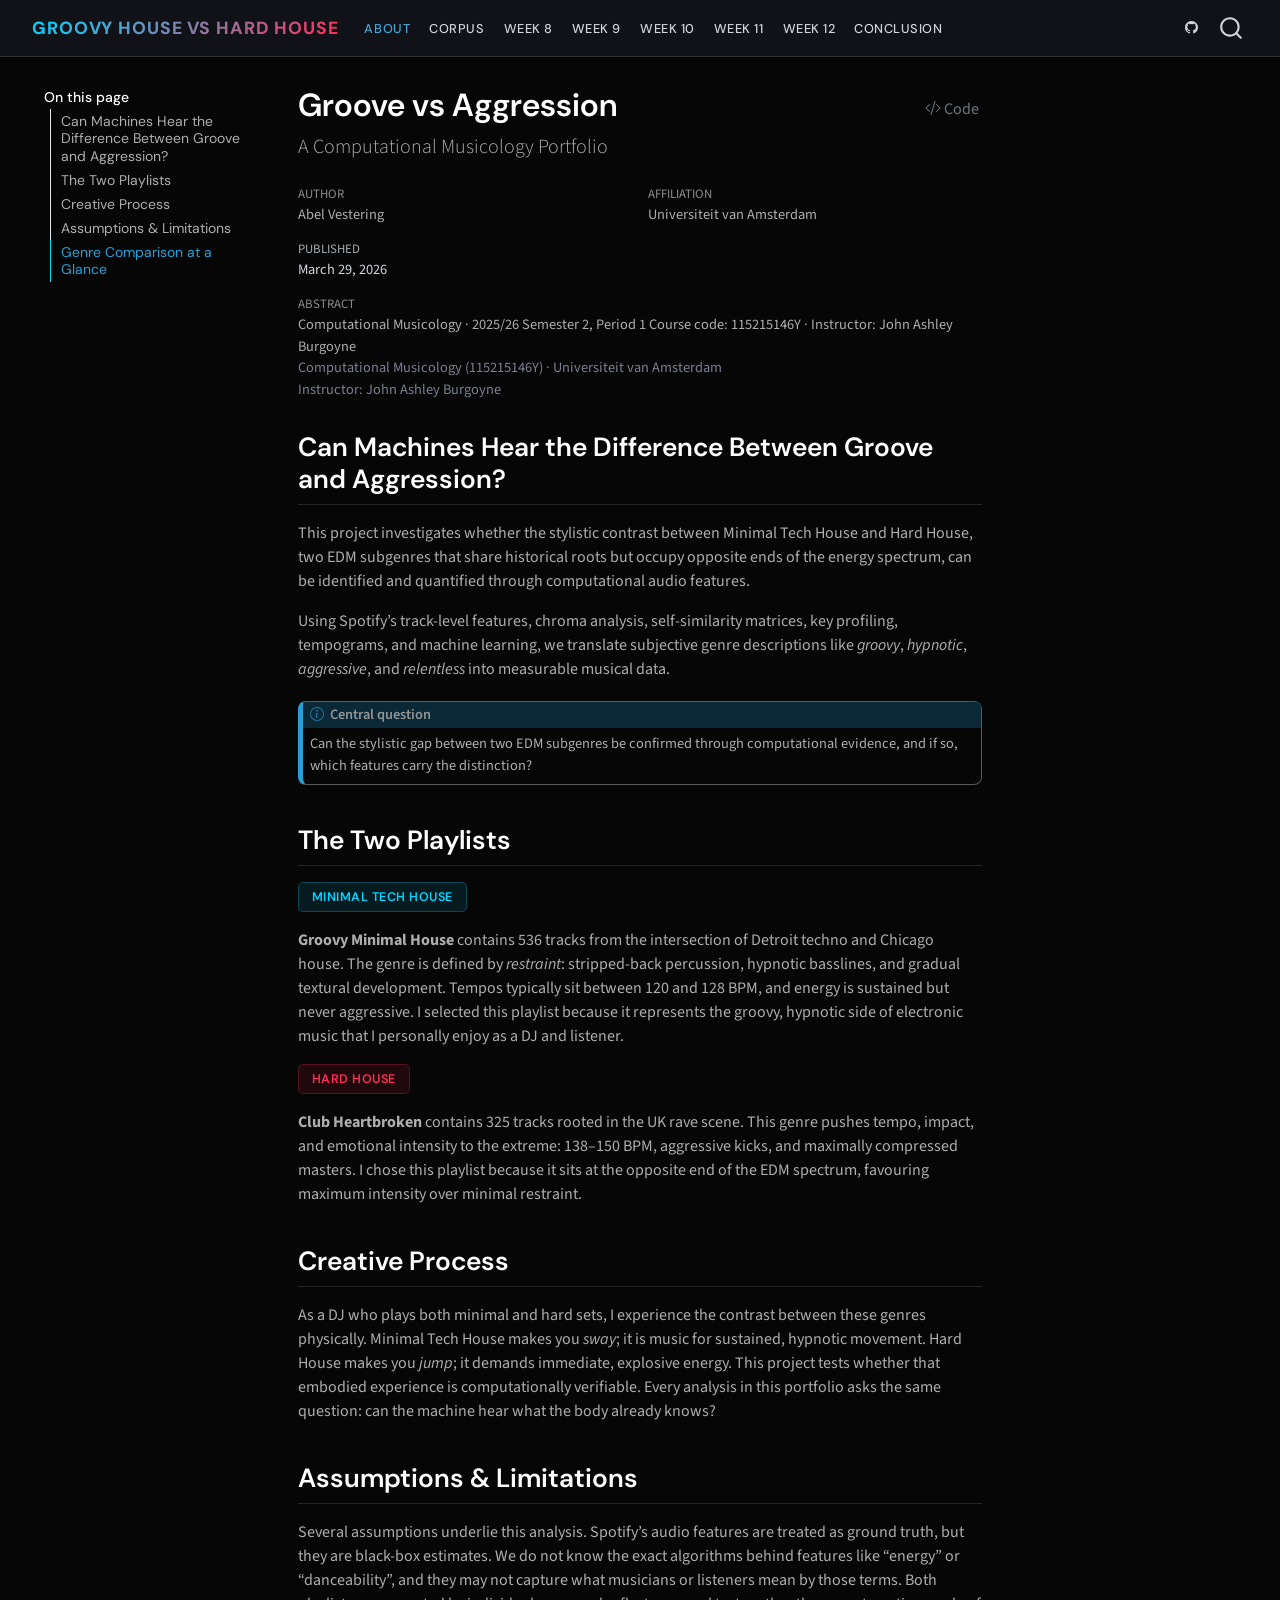
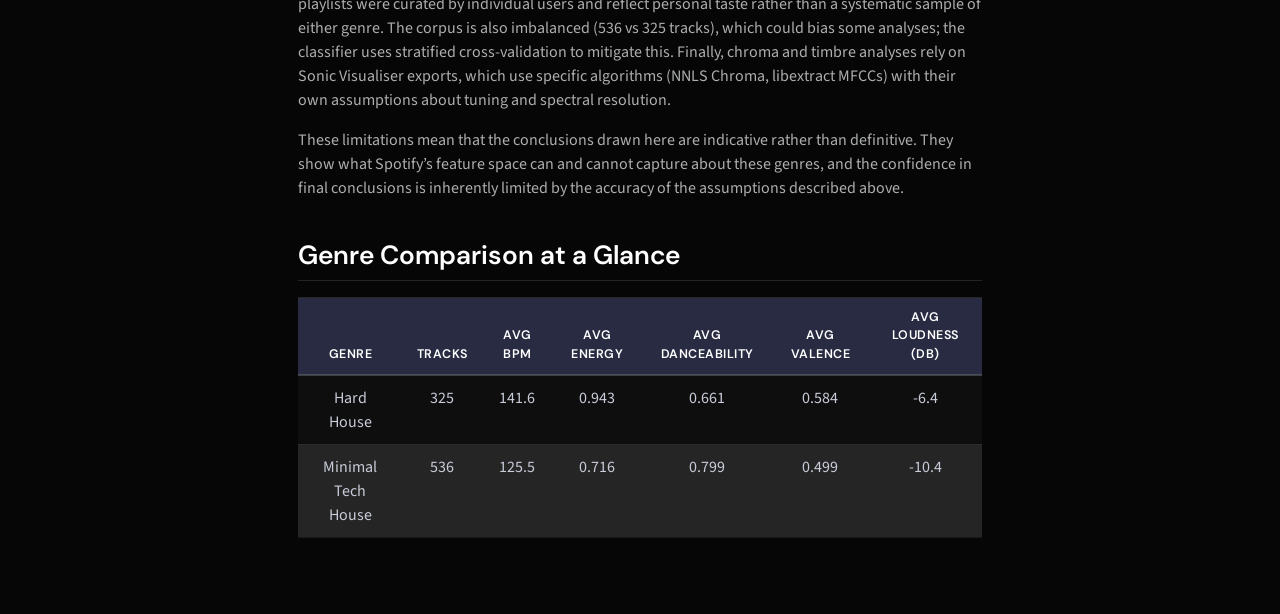
<file: docs/index.html>
<!DOCTYPE html>
<html xmlns="http://www.w3.org/1999/xhtml" lang="en" xml:lang="en"><head>

<meta charset="utf-8">
<meta name="generator" content="quarto-1.8.25">

<meta name="viewport" content="width=device-width, initial-scale=1.0, user-scalable=yes">

<meta name="author" content="Abel Vestering">
<meta name="dcterms.date" content="2026-03-29">

<title>Groove vs Aggression – Groovy House vs Hard House</title>
<style>
code{white-space: pre-wrap;}
span.smallcaps{font-variant: small-caps;}
div.columns{display: flex; gap: min(4vw, 1.5em);}
div.column{flex: auto; overflow-x: auto;}
div.hanging-indent{margin-left: 1.5em; text-indent: -1.5em;}
ul.task-list{list-style: none;}
ul.task-list li input[type="checkbox"] {
  width: 0.8em;
  margin: 0 0.8em 0.2em -1em; /* quarto-specific, see https://github.com/quarto-dev/quarto-cli/issues/4556 */ 
  vertical-align: middle;
}
/* CSS for syntax highlighting */
html { -webkit-text-size-adjust: 100%; }
pre > code.sourceCode { white-space: pre; position: relative; }
pre > code.sourceCode > span { display: inline-block; line-height: 1.25; }
pre > code.sourceCode > span:empty { height: 1.2em; }
.sourceCode { overflow: visible; }
code.sourceCode > span { color: inherit; text-decoration: inherit; }
div.sourceCode { margin: 1em 0; }
pre.sourceCode { margin: 0; }
@media screen {
div.sourceCode { overflow: auto; }
}
@media print {
pre > code.sourceCode { white-space: pre-wrap; }
pre > code.sourceCode > span { text-indent: -5em; padding-left: 5em; }
}
pre.numberSource code
  { counter-reset: source-line 0; }
pre.numberSource code > span
  { position: relative; left: -4em; counter-increment: source-line; }
pre.numberSource code > span > a:first-child::before
  { content: counter(source-line);
    position: relative; left: -1em; text-align: right; vertical-align: baseline;
    border: none; display: inline-block;
    -webkit-touch-callout: none; -webkit-user-select: none;
    -khtml-user-select: none; -moz-user-select: none;
    -ms-user-select: none; user-select: none;
    padding: 0 4px; width: 4em;
  }
pre.numberSource { margin-left: 3em;  padding-left: 4px; }
div.sourceCode
  {   }
@media screen {
pre > code.sourceCode > span > a:first-child::before { text-decoration: underline; }
}
</style>


<script src="site_libs/quarto-nav/quarto-nav.js"></script>
<script src="site_libs/clipboard/clipboard.min.js"></script>
<script src="site_libs/quarto-search/autocomplete.umd.js"></script>
<script src="site_libs/quarto-search/fuse.min.js"></script>
<script src="site_libs/quarto-search/quarto-search.js"></script>
<meta name="quarto:offset" content="./">
<script src="site_libs/quarto-html/quarto.js" type="module"></script>
<script src="site_libs/quarto-html/tabsets/tabsets.js" type="module"></script>
<script src="site_libs/quarto-html/axe/axe-check.js" type="module"></script>
<script src="site_libs/quarto-html/popper.min.js"></script>
<script src="site_libs/quarto-html/tippy.umd.min.js"></script>
<script src="site_libs/quarto-html/anchor.min.js"></script>
<link href="site_libs/quarto-html/tippy.css" rel="stylesheet">
<link href="site_libs/quarto-html/quarto-syntax-highlighting-dark-707d8167ce6003fca903bfe2be84ab7f.css" rel="stylesheet" id="quarto-text-highlighting-styles">
<script src="site_libs/bootstrap/bootstrap.min.js"></script>
<link href="site_libs/bootstrap/bootstrap-icons.css" rel="stylesheet">
<link href="site_libs/bootstrap/bootstrap-e478859834df8f7b077fbd1dd3762a8b.min.css" rel="stylesheet" append-hash="true" id="quarto-bootstrap" data-mode="dark">
<script id="quarto-search-options" type="application/json">{
  "location": "navbar",
  "copy-button": false,
  "collapse-after": 3,
  "panel-placement": "end",
  "type": "overlay",
  "limit": 50,
  "keyboard-shortcut": [
    "f",
    "/",
    "s"
  ],
  "show-item-context": false,
  "language": {
    "search-no-results-text": "No results",
    "search-matching-documents-text": "matching documents",
    "search-copy-link-title": "Copy link to search",
    "search-hide-matches-text": "Hide additional matches",
    "search-more-match-text": "more match in this document",
    "search-more-matches-text": "more matches in this document",
    "search-clear-button-title": "Clear",
    "search-text-placeholder": "",
    "search-detached-cancel-button-title": "Cancel",
    "search-submit-button-title": "Submit",
    "search-label": "Search"
  }
}</script>
<style>html{ scroll-behavior: smooth; }</style>
<link href="site_libs/htmltools-fill-0.5.9/fill.css" rel="stylesheet">
<script src="site_libs/htmlwidgets-1.6.4/htmlwidgets.js"></script>
<link href="site_libs/datatables-css-0.0.0/datatables-crosstalk.css" rel="stylesheet">
<script src="site_libs/datatables-binding-0.34.0/datatables.js"></script>
<script src="site_libs/jquery-3.6.0/jquery-3.6.0.min.js"></script>
<link href="site_libs/dt-core-1.13.6/css/jquery.dataTables.min.css" rel="stylesheet">
<link href="site_libs/dt-core-1.13.6/css/jquery.dataTables.extra.css" rel="stylesheet">
<script src="site_libs/dt-core-1.13.6/js/jquery.dataTables.min.js"></script>
<link href="site_libs/crosstalk-1.2.2/css/crosstalk.min.css" rel="stylesheet">
<script src="site_libs/crosstalk-1.2.2/js/crosstalk.min.js"></script>


<link rel="stylesheet" href="style.css">
</head>

<body class="floating nav-fixed quarto-light">

<div id="quarto-search-results"></div>
  <header id="quarto-header" class="headroom fixed-top">
    <nav class="navbar navbar-expand-lg " data-bs-theme="dark">
      <div class="navbar-container container-fluid">
      <div class="navbar-brand-container mx-auto">
    <a href="./index.html" class="navbar-brand navbar-brand-logo">
    </a>
    <a class="navbar-brand" href="./index.html">
    <span class="navbar-title">Groovy House vs Hard House</span>
    </a>
  </div>
            <div id="quarto-search" class="" title="Search"></div>
          <button class="navbar-toggler" type="button" data-bs-toggle="collapse" data-bs-target="#navbarCollapse" aria-controls="navbarCollapse" role="menu" aria-expanded="false" aria-label="Toggle navigation" onclick="if (window.quartoToggleHeadroom) { window.quartoToggleHeadroom(); }">
  <span class="navbar-toggler-icon"></span>
</button>
          <div class="collapse navbar-collapse" id="navbarCollapse">
            <ul class="navbar-nav navbar-nav-scroll me-auto">
  <li class="nav-item">
    <a class="nav-link active" href="./index.html" aria-current="page"> 
<span class="menu-text">About</span></a>
  </li>  
  <li class="nav-item">
    <a class="nav-link" href="./corpus.html"> 
<span class="menu-text">Corpus</span></a>
  </li>  
  <li class="nav-item">
    <a class="nav-link" href="./week8.html"> 
<span class="menu-text">Week 8</span></a>
  </li>  
  <li class="nav-item">
    <a class="nav-link" href="./week9.html"> 
<span class="menu-text">Week 9</span></a>
  </li>  
  <li class="nav-item">
    <a class="nav-link" href="./week10.html"> 
<span class="menu-text">Week 10</span></a>
  </li>  
  <li class="nav-item">
    <a class="nav-link" href="./week11.html"> 
<span class="menu-text">Week 11</span></a>
  </li>  
  <li class="nav-item">
    <a class="nav-link" href="./week12.html"> 
<span class="menu-text">Week 12</span></a>
  </li>  
  <li class="nav-item">
    <a class="nav-link" href="./conclusion.html"> 
<span class="menu-text">Conclusion</span></a>
  </li>  
</ul>
            <ul class="navbar-nav navbar-nav-scroll ms-auto">
  <li class="nav-item compact">
    <a class="nav-link" href="https://github.com/abelvestering/Computational_Musicology/"> <i class="bi bi-github" role="img">
</i> 
<span class="menu-text"></span></a>
  </li>  
</ul>
          </div> <!-- /navcollapse -->
            <div class="quarto-navbar-tools">
</div>
      </div> <!-- /container-fluid -->
    </nav>
</header>
<!-- content -->
<div id="quarto-content" class="quarto-container page-columns page-rows-contents page-layout-article page-navbar">
<!-- sidebar -->
  <nav id="quarto-sidebar" class="sidebar collapse collapse-horizontal quarto-sidebar-collapse-item sidebar-navigation floating overflow-auto">
    <nav id="TOC" role="doc-toc" class="toc-active">
    <h2 id="toc-title">On this page</h2>
   
  <ul>
  <li><a href="#can-machines-hear-the-difference-between-groove-and-aggression" id="toc-can-machines-hear-the-difference-between-groove-and-aggression" class="nav-link active" data-scroll-target="#can-machines-hear-the-difference-between-groove-and-aggression">Can Machines Hear the Difference Between Groove and Aggression?</a></li>
  <li><a href="#the-two-playlists" id="toc-the-two-playlists" class="nav-link" data-scroll-target="#the-two-playlists">The Two Playlists</a></li>
  <li><a href="#creative-process" id="toc-creative-process" class="nav-link" data-scroll-target="#creative-process">Creative Process</a></li>
  <li><a href="#assumptions-limitations" id="toc-assumptions-limitations" class="nav-link" data-scroll-target="#assumptions-limitations">Assumptions &amp; Limitations</a></li>
  <li><a href="#genre-comparison-at-a-glance" id="toc-genre-comparison-at-a-glance" class="nav-link" data-scroll-target="#genre-comparison-at-a-glance">Genre Comparison at a Glance</a></li>
  </ul>
</nav>
</nav>
<div id="quarto-sidebar-glass" class="quarto-sidebar-collapse-item" data-bs-toggle="collapse" data-bs-target=".quarto-sidebar-collapse-item"></div>
<!-- margin-sidebar -->
    <div id="quarto-margin-sidebar" class="sidebar margin-sidebar zindex-bottom">
    </div>
<!-- main -->
<main class="content" id="quarto-document-content">

<header id="title-block-header" class="quarto-title-block default">
<div class="quarto-title">
<div class="quarto-title-block"><div><h1 class="title">Groove vs Aggression</h1><button type="button" class="btn code-tools-button" id="quarto-code-tools-source"><i class="bi"></i> Code</button></div></div>
<p class="subtitle lead">A Computational Musicology Portfolio</p>
</div>


<div class="quarto-title-meta-author">
  <div class="quarto-title-meta-heading">Author</div>
  <div class="quarto-title-meta-heading">Affiliation</div>
  
    <div class="quarto-title-meta-contents">
    <p class="author">Abel Vestering </p>
  </div>
  <div class="quarto-title-meta-contents">
        <p class="affiliation">
            Universiteit van Amsterdam
          </p>
      </div>
  </div>

<div class="quarto-title-meta">

      
    <div>
    <div class="quarto-title-meta-heading">Published</div>
    <div class="quarto-title-meta-contents">
      <p class="date">March 29, 2026</p>
    </div>
  </div>
  
    
  </div>
  
<div>
  <div class="abstract">
    <div class="block-title">Abstract</div>
    <p>Computational Musicology · 2025/26 Semester 2, Period 1 Course code: 115215146Y · Instructor: John Ashley Burgoyne</p>
  </div>
</div>


</header>


<div style="font-size:0.9rem; color:#7a8090; margin-top:-1rem; margin-bottom:2rem;">
<p>Computational Musicology (115215146Y) · Universiteit van Amsterdam<br> Instructor: John Ashley Burgoyne</p>
</div>
<section id="can-machines-hear-the-difference-between-groove-and-aggression" class="level2">
<h2 class="anchored" data-anchor-id="can-machines-hear-the-difference-between-groove-and-aggression">Can Machines Hear the Difference Between Groove and Aggression?</h2>
<p>This project investigates whether the stylistic contrast between Minimal Tech House and Hard House, two EDM subgenres that share historical roots but occupy opposite ends of the energy spectrum, can be identified and quantified through computational audio features.</p>
<p>Using Spotify’s track-level features, chroma analysis, self-similarity matrices, key profiling, tempograms, and machine learning, we translate subjective genre descriptions like <em>groovy</em>, <em>hypnotic</em>, <em>aggressive</em>, and <em>relentless</em> into measurable musical data.</p>
<div class="callout callout-style-default callout-note callout-titled">
<div class="callout-header d-flex align-content-center">
<div class="callout-icon-container">
<i class="callout-icon"></i>
</div>
<div class="callout-title-container flex-fill">
<span class="screen-reader-only">Note</span>Central question
</div>
</div>
<div class="callout-body-container callout-body">
<p>Can the stylistic gap between two EDM subgenres be confirmed through computational evidence, and if so, which features carry the distinction?</p>
</div>
</div>
</section>
<section id="the-two-playlists" class="level2">
<h2 class="anchored" data-anchor-id="the-two-playlists">The Two Playlists</h2>
<p><span class="genre-tag minimal">Minimal Tech House</span></p>
<p><strong>Groovy Minimal House</strong> contains 536 tracks from the intersection of Detroit techno and Chicago house. The genre is defined by <em>restraint</em>: stripped-back percussion, hypnotic basslines, and gradual textural development. Tempos typically sit between 120 and 128 BPM, and energy is sustained but never aggressive. I selected this playlist because it represents the groovy, hypnotic side of electronic music that I personally enjoy as a DJ and listener.</p>
<p><span class="genre-tag hard">Hard House</span></p>
<p><strong>Club Heartbroken</strong> contains 325 tracks rooted in the UK rave scene. This genre pushes tempo, impact, and emotional intensity to the extreme: 138–150 BPM, aggressive kicks, and maximally compressed masters. I chose this playlist because it sits at the opposite end of the EDM spectrum, favouring maximum intensity over minimal restraint.</p>
</section>
<section id="creative-process" class="level2">
<h2 class="anchored" data-anchor-id="creative-process">Creative Process</h2>
<p>As a DJ who plays both minimal and hard sets, I experience the contrast between these genres physically. Minimal Tech House makes you <em>sway</em>; it is music for sustained, hypnotic movement. Hard House makes you <em>jump</em>; it demands immediate, explosive energy. This project tests whether that embodied experience is computationally verifiable. Every analysis in this portfolio asks the same question: can the machine hear what the body already knows?</p>
</section>
<section id="assumptions-limitations" class="level2">
<h2 class="anchored" data-anchor-id="assumptions-limitations">Assumptions &amp; Limitations</h2>
<p>Several assumptions underlie this analysis. Spotify’s audio features are treated as ground truth, but they are black-box estimates. We do not know the exact algorithms behind features like “energy” or “danceability”, and they may not capture what musicians or listeners mean by those terms. Both playlists were curated by individual users and reflect personal taste rather than a systematic sample of either genre. The corpus is also imbalanced (536 vs 325 tracks), which could bias some analyses; the classifier uses stratified cross-validation to mitigate this. Finally, chroma and timbre analyses rely on Sonic Visualiser exports, which use specific algorithms (NNLS Chroma, libextract MFCCs) with their own assumptions about tuning and spectral resolution.</p>
<p>These limitations mean that the conclusions drawn here are indicative rather than definitive. They show what Spotify’s feature space can and cannot capture about these genres, and the confidence in final conclusions is inherently limited by the accuracy of the assumptions described above.</p>
</section>
<section id="genre-comparison-at-a-glance" class="level2">
<h2 class="anchored" data-anchor-id="genre-comparison-at-a-glance">Genre Comparison at a Glance</h2>
<div class="cell">
<div class="cell-output-display">
<div class="datatables html-widget html-fill-item" id="htmlwidget-b750654d5e3888a6eb4e" style="width:100%;height:auto;"></div>
<script type="application/json" data-for="htmlwidget-b750654d5e3888a6eb4e">{"x":{"filter":"none","vertical":false,"data":[["Hard House","Minimal Tech House"],[325,536],[141.6,125.5],[0.9429999999999999,0.716],[0.661,0.799],[0.584,0.499],[-6.4,-10.4]],"container":"<table class=\"table table-striped table-hover\">\n  <thead>\n    <tr>\n      <th>Genre<\/th>\n      <th>Tracks<\/th>\n      <th>Avg BPM<\/th>\n      <th>Avg Energy<\/th>\n      <th>Avg Danceability<\/th>\n      <th>Avg Valence<\/th>\n      <th>Avg Loudness (dB)<\/th>\n    <\/tr>\n  <\/thead>\n<\/table>","options":{"dom":"t","ordering":false,"columnDefs":[{"className":"dt-center","targets":"_all"},{"name":"Genre","targets":0},{"name":"Tracks","targets":1},{"name":"Avg BPM","targets":2},{"name":"Avg Energy","targets":3},{"name":"Avg Danceability","targets":4},{"name":"Avg Valence","targets":5},{"name":"Avg Loudness (dB)","targets":6}],"order":[],"autoWidth":false,"orderClasses":false}},"evals":[],"jsHooks":[]}</script>
</div>
</div>


<!-- -->

</section>

</main> <!-- /main -->
<script id="quarto-html-after-body" type="application/javascript">
  window.document.addEventListener("DOMContentLoaded", function (event) {
    const icon = "";
    const anchorJS = new window.AnchorJS();
    anchorJS.options = {
      placement: 'right',
      icon: icon
    };
    anchorJS.add('.anchored');
    const isCodeAnnotation = (el) => {
      for (const clz of el.classList) {
        if (clz.startsWith('code-annotation-')) {                     
          return true;
        }
      }
      return false;
    }
    const onCopySuccess = function(e) {
      // button target
      const button = e.trigger;
      // don't keep focus
      button.blur();
      // flash "checked"
      button.classList.add('code-copy-button-checked');
      var currentTitle = button.getAttribute("title");
      button.setAttribute("title", "Copied!");
      let tooltip;
      if (window.bootstrap) {
        button.setAttribute("data-bs-toggle", "tooltip");
        button.setAttribute("data-bs-placement", "left");
        button.setAttribute("data-bs-title", "Copied!");
        tooltip = new bootstrap.Tooltip(button, 
          { trigger: "manual", 
            customClass: "code-copy-button-tooltip",
            offset: [0, -8]});
        tooltip.show();    
      }
      setTimeout(function() {
        if (tooltip) {
          tooltip.hide();
          button.removeAttribute("data-bs-title");
          button.removeAttribute("data-bs-toggle");
          button.removeAttribute("data-bs-placement");
        }
        button.setAttribute("title", currentTitle);
        button.classList.remove('code-copy-button-checked');
      }, 1000);
      // clear code selection
      e.clearSelection();
    }
    const getTextToCopy = function(trigger) {
      const outerScaffold = trigger.parentElement.cloneNode(true);
      const codeEl = outerScaffold.querySelector('code');
      for (const childEl of codeEl.children) {
        if (isCodeAnnotation(childEl)) {
          childEl.remove();
        }
      }
      return codeEl.innerText;
    }
    const clipboard = new window.ClipboardJS('.code-copy-button:not([data-in-quarto-modal])', {
      text: getTextToCopy
    });
    clipboard.on('success', onCopySuccess);
    if (window.document.getElementById('quarto-embedded-source-code-modal')) {
      const clipboardModal = new window.ClipboardJS('.code-copy-button[data-in-quarto-modal]', {
        text: getTextToCopy,
        container: window.document.getElementById('quarto-embedded-source-code-modal')
      });
      clipboardModal.on('success', onCopySuccess);
    }
    const viewSource = window.document.getElementById('quarto-view-source') ||
                       window.document.getElementById('quarto-code-tools-source');
    if (viewSource) {
      const sourceUrl = viewSource.getAttribute("data-quarto-source-url");
      viewSource.addEventListener("click", function(e) {
        if (sourceUrl) {
          // rstudio viewer pane
          if (/\bcapabilities=\b/.test(window.location)) {
            window.open(sourceUrl);
          } else {
            window.location.href = sourceUrl;
          }
        } else {
          const modal = new bootstrap.Modal(document.getElementById('quarto-embedded-source-code-modal'));
          modal.show();
        }
        return false;
      });
    }
    function toggleCodeHandler(show) {
      return function(e) {
        const detailsSrc = window.document.querySelectorAll(".cell > details > .sourceCode");
        for (let i=0; i<detailsSrc.length; i++) {
          const details = detailsSrc[i].parentElement;
          if (show) {
            details.open = true;
          } else {
            details.removeAttribute("open");
          }
        }
        const cellCodeDivs = window.document.querySelectorAll(".cell > .sourceCode");
        const fromCls = show ? "hidden" : "unhidden";
        const toCls = show ? "unhidden" : "hidden";
        for (let i=0; i<cellCodeDivs.length; i++) {
          const codeDiv = cellCodeDivs[i];
          if (codeDiv.classList.contains(fromCls)) {
            codeDiv.classList.remove(fromCls);
            codeDiv.classList.add(toCls);
          } 
        }
        return false;
      }
    }
    const hideAllCode = window.document.getElementById("quarto-hide-all-code");
    if (hideAllCode) {
      hideAllCode.addEventListener("click", toggleCodeHandler(false));
    }
    const showAllCode = window.document.getElementById("quarto-show-all-code");
    if (showAllCode) {
      showAllCode.addEventListener("click", toggleCodeHandler(true));
    }
      var localhostRegex = new RegExp(/^(?:http|https):\/\/localhost\:?[0-9]*\//);
      var mailtoRegex = new RegExp(/^mailto:/);
        var filterRegex = new RegExp('/' + window.location.host + '/');
      var isInternal = (href) => {
          return filterRegex.test(href) || localhostRegex.test(href) || mailtoRegex.test(href);
      }
      // Inspect non-navigation links and adorn them if external
     var links = window.document.querySelectorAll('a[href]:not(.nav-link):not(.navbar-brand):not(.toc-action):not(.sidebar-link):not(.sidebar-item-toggle):not(.pagination-link):not(.no-external):not([aria-hidden]):not(.dropdown-item):not(.quarto-navigation-tool):not(.about-link)');
      for (var i=0; i<links.length; i++) {
        const link = links[i];
        if (!isInternal(link.href)) {
          // undo the damage that might have been done by quarto-nav.js in the case of
          // links that we want to consider external
          if (link.dataset.originalHref !== undefined) {
            link.href = link.dataset.originalHref;
          }
        }
      }
    function tippyHover(el, contentFn, onTriggerFn, onUntriggerFn) {
      const config = {
        allowHTML: true,
        maxWidth: 500,
        delay: 100,
        arrow: false,
        appendTo: function(el) {
            return el.parentElement;
        },
        interactive: true,
        interactiveBorder: 10,
        theme: 'quarto',
        placement: 'bottom-start',
      };
      if (contentFn) {
        config.content = contentFn;
      }
      if (onTriggerFn) {
        config.onTrigger = onTriggerFn;
      }
      if (onUntriggerFn) {
        config.onUntrigger = onUntriggerFn;
      }
      window.tippy(el, config); 
    }
    const noterefs = window.document.querySelectorAll('a[role="doc-noteref"]');
    for (var i=0; i<noterefs.length; i++) {
      const ref = noterefs[i];
      tippyHover(ref, function() {
        // use id or data attribute instead here
        let href = ref.getAttribute('data-footnote-href') || ref.getAttribute('href');
        try { href = new URL(href).hash; } catch {}
        const id = href.replace(/^#\/?/, "");
        const note = window.document.getElementById(id);
        if (note) {
          return note.innerHTML;
        } else {
          return "";
        }
      });
    }
    const xrefs = window.document.querySelectorAll('a.quarto-xref');
    const processXRef = (id, note) => {
      // Strip column container classes
      const stripColumnClz = (el) => {
        el.classList.remove("page-full", "page-columns");
        if (el.children) {
          for (const child of el.children) {
            stripColumnClz(child);
          }
        }
      }
      stripColumnClz(note)
      if (id === null || id.startsWith('sec-')) {
        // Special case sections, only their first couple elements
        const container = document.createElement("div");
        if (note.children && note.children.length > 2) {
          container.appendChild(note.children[0].cloneNode(true));
          for (let i = 1; i < note.children.length; i++) {
            const child = note.children[i];
            if (child.tagName === "P" && child.innerText === "") {
              continue;
            } else {
              container.appendChild(child.cloneNode(true));
              break;
            }
          }
          if (window.Quarto?.typesetMath) {
            window.Quarto.typesetMath(container);
          }
          return container.innerHTML
        } else {
          if (window.Quarto?.typesetMath) {
            window.Quarto.typesetMath(note);
          }
          return note.innerHTML;
        }
      } else {
        // Remove any anchor links if they are present
        const anchorLink = note.querySelector('a.anchorjs-link');
        if (anchorLink) {
          anchorLink.remove();
        }
        if (window.Quarto?.typesetMath) {
          window.Quarto.typesetMath(note);
        }
        if (note.classList.contains("callout")) {
          return note.outerHTML;
        } else {
          return note.innerHTML;
        }
      }
    }
    for (var i=0; i<xrefs.length; i++) {
      const xref = xrefs[i];
      tippyHover(xref, undefined, function(instance) {
        instance.disable();
        let url = xref.getAttribute('href');
        let hash = undefined; 
        if (url.startsWith('#')) {
          hash = url;
        } else {
          try { hash = new URL(url).hash; } catch {}
        }
        if (hash) {
          const id = hash.replace(/^#\/?/, "");
          const note = window.document.getElementById(id);
          if (note !== null) {
            try {
              const html = processXRef(id, note.cloneNode(true));
              instance.setContent(html);
            } finally {
              instance.enable();
              instance.show();
            }
          } else {
            // See if we can fetch this
            fetch(url.split('#')[0])
            .then(res => res.text())
            .then(html => {
              const parser = new DOMParser();
              const htmlDoc = parser.parseFromString(html, "text/html");
              const note = htmlDoc.getElementById(id);
              if (note !== null) {
                const html = processXRef(id, note);
                instance.setContent(html);
              } 
            }).finally(() => {
              instance.enable();
              instance.show();
            });
          }
        } else {
          // See if we can fetch a full url (with no hash to target)
          // This is a special case and we should probably do some content thinning / targeting
          fetch(url)
          .then(res => res.text())
          .then(html => {
            const parser = new DOMParser();
            const htmlDoc = parser.parseFromString(html, "text/html");
            const note = htmlDoc.querySelector('main.content');
            if (note !== null) {
              // This should only happen for chapter cross references
              // (since there is no id in the URL)
              // remove the first header
              if (note.children.length > 0 && note.children[0].tagName === "HEADER") {
                note.children[0].remove();
              }
              const html = processXRef(null, note);
              instance.setContent(html);
            } 
          }).finally(() => {
            instance.enable();
            instance.show();
          });
        }
      }, function(instance) {
      });
    }
        let selectedAnnoteEl;
        const selectorForAnnotation = ( cell, annotation) => {
          let cellAttr = 'data-code-cell="' + cell + '"';
          let lineAttr = 'data-code-annotation="' +  annotation + '"';
          const selector = 'span[' + cellAttr + '][' + lineAttr + ']';
          return selector;
        }
        const selectCodeLines = (annoteEl) => {
          const doc = window.document;
          const targetCell = annoteEl.getAttribute("data-target-cell");
          const targetAnnotation = annoteEl.getAttribute("data-target-annotation");
          const annoteSpan = window.document.querySelector(selectorForAnnotation(targetCell, targetAnnotation));
          const lines = annoteSpan.getAttribute("data-code-lines").split(",");
          const lineIds = lines.map((line) => {
            return targetCell + "-" + line;
          })
          let top = null;
          let height = null;
          let parent = null;
          if (lineIds.length > 0) {
              //compute the position of the single el (top and bottom and make a div)
              const el = window.document.getElementById(lineIds[0]);
              top = el.offsetTop;
              height = el.offsetHeight;
              parent = el.parentElement.parentElement;
            if (lineIds.length > 1) {
              const lastEl = window.document.getElementById(lineIds[lineIds.length - 1]);
              const bottom = lastEl.offsetTop + lastEl.offsetHeight;
              height = bottom - top;
            }
            if (top !== null && height !== null && parent !== null) {
              // cook up a div (if necessary) and position it 
              let div = window.document.getElementById("code-annotation-line-highlight");
              if (div === null) {
                div = window.document.createElement("div");
                div.setAttribute("id", "code-annotation-line-highlight");
                div.style.position = 'absolute';
                parent.appendChild(div);
              }
              div.style.top = top - 2 + "px";
              div.style.height = height + 4 + "px";
              div.style.left = 0;
              let gutterDiv = window.document.getElementById("code-annotation-line-highlight-gutter");
              if (gutterDiv === null) {
                gutterDiv = window.document.createElement("div");
                gutterDiv.setAttribute("id", "code-annotation-line-highlight-gutter");
                gutterDiv.style.position = 'absolute';
                const codeCell = window.document.getElementById(targetCell);
                const gutter = codeCell.querySelector('.code-annotation-gutter');
                gutter.appendChild(gutterDiv);
              }
              gutterDiv.style.top = top - 2 + "px";
              gutterDiv.style.height = height + 4 + "px";
            }
            selectedAnnoteEl = annoteEl;
          }
        };
        const unselectCodeLines = () => {
          const elementsIds = ["code-annotation-line-highlight", "code-annotation-line-highlight-gutter"];
          elementsIds.forEach((elId) => {
            const div = window.document.getElementById(elId);
            if (div) {
              div.remove();
            }
          });
          selectedAnnoteEl = undefined;
        };
          // Handle positioning of the toggle
      window.addEventListener(
        "resize",
        throttle(() => {
          elRect = undefined;
          if (selectedAnnoteEl) {
            selectCodeLines(selectedAnnoteEl);
          }
        }, 10)
      );
      function throttle(fn, ms) {
      let throttle = false;
      let timer;
        return (...args) => {
          if(!throttle) { // first call gets through
              fn.apply(this, args);
              throttle = true;
          } else { // all the others get throttled
              if(timer) clearTimeout(timer); // cancel #2
              timer = setTimeout(() => {
                fn.apply(this, args);
                timer = throttle = false;
              }, ms);
          }
        };
      }
        // Attach click handler to the DT
        const annoteDls = window.document.querySelectorAll('dt[data-target-cell]');
        for (const annoteDlNode of annoteDls) {
          annoteDlNode.addEventListener('click', (event) => {
            const clickedEl = event.target;
            if (clickedEl !== selectedAnnoteEl) {
              unselectCodeLines();
              const activeEl = window.document.querySelector('dt[data-target-cell].code-annotation-active');
              if (activeEl) {
                activeEl.classList.remove('code-annotation-active');
              }
              selectCodeLines(clickedEl);
              clickedEl.classList.add('code-annotation-active');
            } else {
              // Unselect the line
              unselectCodeLines();
              clickedEl.classList.remove('code-annotation-active');
            }
          });
        }
    const findCites = (el) => {
      const parentEl = el.parentElement;
      if (parentEl) {
        const cites = parentEl.dataset.cites;
        if (cites) {
          return {
            el,
            cites: cites.split(' ')
          };
        } else {
          return findCites(el.parentElement)
        }
      } else {
        return undefined;
      }
    };
    var bibliorefs = window.document.querySelectorAll('a[role="doc-biblioref"]');
    for (var i=0; i<bibliorefs.length; i++) {
      const ref = bibliorefs[i];
      const citeInfo = findCites(ref);
      if (citeInfo) {
        tippyHover(citeInfo.el, function() {
          var popup = window.document.createElement('div');
          citeInfo.cites.forEach(function(cite) {
            var citeDiv = window.document.createElement('div');
            citeDiv.classList.add('hanging-indent');
            citeDiv.classList.add('csl-entry');
            var biblioDiv = window.document.getElementById('ref-' + cite);
            if (biblioDiv) {
              citeDiv.innerHTML = biblioDiv.innerHTML;
            }
            popup.appendChild(citeDiv);
          });
          return popup.innerHTML;
        });
      }
    }
  });
  </script><div class="modal fade" id="quarto-embedded-source-code-modal" tabindex="-1" aria-labelledby="quarto-embedded-source-code-modal-label" aria-hidden="true"><div class="modal-dialog modal-dialog-scrollable"><div class="modal-content"><div class="modal-header"><h5 class="modal-title" id="quarto-embedded-source-code-modal-label">Source Code</h5><button class="btn-close" data-bs-dismiss="modal"></button></div><div class="modal-body"><div class="">
<div class="code-copy-outer-scaffold"><div class="sourceCode" id="cb1" data-shortcodes="false"><pre class="sourceCode markdown code-with-copy"><code class="sourceCode markdown"><span id="cb1-1"><a href="#cb1-1" aria-hidden="true" tabindex="-1"></a><span class="co">---</span></span>
<span id="cb1-2"><a href="#cb1-2" aria-hidden="true" tabindex="-1"></a><span class="an">title:</span><span class="co"> "Groove vs Aggression"</span></span>
<span id="cb1-3"><a href="#cb1-3" aria-hidden="true" tabindex="-1"></a><span class="an">subtitle:</span><span class="co"> "A Computational Musicology Portfolio"</span></span>
<span id="cb1-4"><a href="#cb1-4" aria-hidden="true" tabindex="-1"></a><span class="an">author:</span></span>
<span id="cb1-5"><a href="#cb1-5" aria-hidden="true" tabindex="-1"></a><span class="co">  - name: "Abel Vestering"</span></span>
<span id="cb1-6"><a href="#cb1-6" aria-hidden="true" tabindex="-1"></a><span class="co">    affiliation: "Universiteit van Amsterdam"</span></span>
<span id="cb1-7"><a href="#cb1-7" aria-hidden="true" tabindex="-1"></a><span class="an">date:</span><span class="co"> "29 March 2026"</span></span>
<span id="cb1-8"><a href="#cb1-8" aria-hidden="true" tabindex="-1"></a><span class="an">abstract:</span><span class="co"> |</span></span>
<span id="cb1-9"><a href="#cb1-9" aria-hidden="true" tabindex="-1"></a><span class="co">  Computational Musicology · 2025/26 Semester 2, Period 1</span></span>
<span id="cb1-10"><a href="#cb1-10" aria-hidden="true" tabindex="-1"></a><span class="co">  Course code: 115215146Y · Instructor: John Ashley Burgoyne</span></span>
<span id="cb1-11"><a href="#cb1-11" aria-hidden="true" tabindex="-1"></a><span class="co">---</span></span>
<span id="cb1-12"><a href="#cb1-12" aria-hidden="true" tabindex="-1"></a></span>
<span id="cb1-13"><a href="#cb1-13" aria-hidden="true" tabindex="-1"></a><span class="in">```{r setup}</span></span>
<span id="cb1-14"><a href="#cb1-14" aria-hidden="true" tabindex="-1"></a><span class="co">#| include: false</span></span>
<span id="cb1-15"><a href="#cb1-15" aria-hidden="true" tabindex="-1"></a><span class="fu">source</span>(<span class="st">"setup.R"</span>)</span>
<span id="cb1-16"><a href="#cb1-16" aria-hidden="true" tabindex="-1"></a><span class="in">```</span></span>
<span id="cb1-17"><a href="#cb1-17" aria-hidden="true" tabindex="-1"></a></span>
<span id="cb1-18"><a href="#cb1-18" aria-hidden="true" tabindex="-1"></a><span class="dt">&lt;</span><span class="kw">div</span><span class="ot"> style</span><span class="op">=</span><span class="st">"font-size:0.9rem; color:#7a8090; margin-top:-1rem; margin-bottom:2rem;"</span><span class="dt">&gt;</span></span>
<span id="cb1-19"><a href="#cb1-19" aria-hidden="true" tabindex="-1"></a>Computational Musicology (115215146Y) · Universiteit van Amsterdam<span class="dt">&lt;</span><span class="kw">br</span><span class="dt">&gt;</span></span>
<span id="cb1-20"><a href="#cb1-20" aria-hidden="true" tabindex="-1"></a>Instructor: John Ashley Burgoyne</span>
<span id="cb1-21"><a href="#cb1-21" aria-hidden="true" tabindex="-1"></a><span class="dt">&lt;/</span><span class="kw">div</span><span class="dt">&gt;</span></span>
<span id="cb1-22"><a href="#cb1-22" aria-hidden="true" tabindex="-1"></a></span>
<span id="cb1-23"><a href="#cb1-23" aria-hidden="true" tabindex="-1"></a><span class="fu">## Can Machines Hear the Difference Between Groove and Aggression?</span></span>
<span id="cb1-24"><a href="#cb1-24" aria-hidden="true" tabindex="-1"></a></span>
<span id="cb1-25"><a href="#cb1-25" aria-hidden="true" tabindex="-1"></a>This project investigates whether the stylistic contrast between Minimal Tech House and Hard House, two EDM subgenres that share historical roots but occupy opposite ends of the energy spectrum, can be identified and quantified through computational audio features.</span>
<span id="cb1-26"><a href="#cb1-26" aria-hidden="true" tabindex="-1"></a></span>
<span id="cb1-27"><a href="#cb1-27" aria-hidden="true" tabindex="-1"></a>Using Spotify's track-level features, chroma analysis, self-similarity matrices, key profiling, tempograms, and machine learning, we translate subjective genre descriptions like *groovy*, *hypnotic*, *aggressive*, and *relentless* into measurable musical data.</span>
<span id="cb1-28"><a href="#cb1-28" aria-hidden="true" tabindex="-1"></a></span>
<span id="cb1-29"><a href="#cb1-29" aria-hidden="true" tabindex="-1"></a>::: {.callout-note}</span>
<span id="cb1-30"><a href="#cb1-30" aria-hidden="true" tabindex="-1"></a><span class="fu">## Central question</span></span>
<span id="cb1-31"><a href="#cb1-31" aria-hidden="true" tabindex="-1"></a>Can the stylistic gap between two EDM subgenres be confirmed through computational evidence, and if so, which features carry the distinction?</span>
<span id="cb1-32"><a href="#cb1-32" aria-hidden="true" tabindex="-1"></a>:::</span>
<span id="cb1-33"><a href="#cb1-33" aria-hidden="true" tabindex="-1"></a></span>
<span id="cb1-34"><a href="#cb1-34" aria-hidden="true" tabindex="-1"></a><span class="fu">## The Two Playlists</span></span>
<span id="cb1-35"><a href="#cb1-35" aria-hidden="true" tabindex="-1"></a></span>
<span id="cb1-36"><a href="#cb1-36" aria-hidden="true" tabindex="-1"></a><span class="dt">&lt;</span><span class="kw">span</span><span class="ot"> class</span><span class="op">=</span><span class="st">"genre-tag minimal"</span><span class="dt">&gt;</span>Minimal Tech House<span class="dt">&lt;/</span><span class="kw">span</span><span class="dt">&gt;</span></span>
<span id="cb1-37"><a href="#cb1-37" aria-hidden="true" tabindex="-1"></a></span>
<span id="cb1-38"><a href="#cb1-38" aria-hidden="true" tabindex="-1"></a>**Groovy Minimal House** contains 536 tracks from the intersection of Detroit techno and Chicago house. The genre is defined by *restraint*: stripped-back percussion, hypnotic basslines, and gradual textural development. Tempos typically sit between 120 and 128 BPM, and energy is sustained but never aggressive. I selected this playlist because it represents the groovy, hypnotic side of electronic music that I personally enjoy as a DJ and listener.</span>
<span id="cb1-39"><a href="#cb1-39" aria-hidden="true" tabindex="-1"></a></span>
<span id="cb1-40"><a href="#cb1-40" aria-hidden="true" tabindex="-1"></a><span class="dt">&lt;</span><span class="kw">span</span><span class="ot"> class</span><span class="op">=</span><span class="st">"genre-tag hard"</span><span class="dt">&gt;</span>Hard House<span class="dt">&lt;/</span><span class="kw">span</span><span class="dt">&gt;</span></span>
<span id="cb1-41"><a href="#cb1-41" aria-hidden="true" tabindex="-1"></a></span>
<span id="cb1-42"><a href="#cb1-42" aria-hidden="true" tabindex="-1"></a>**Club Heartbroken** contains 325 tracks rooted in the UK rave scene. This genre pushes tempo, impact, and emotional intensity to the extreme: 138–150 BPM, aggressive kicks, and maximally compressed masters. I chose this playlist because it sits at the opposite end of the EDM spectrum, favouring maximum intensity over minimal restraint.</span>
<span id="cb1-43"><a href="#cb1-43" aria-hidden="true" tabindex="-1"></a></span>
<span id="cb1-44"><a href="#cb1-44" aria-hidden="true" tabindex="-1"></a><span class="fu">## Creative Process</span></span>
<span id="cb1-45"><a href="#cb1-45" aria-hidden="true" tabindex="-1"></a></span>
<span id="cb1-46"><a href="#cb1-46" aria-hidden="true" tabindex="-1"></a>As a DJ who plays both minimal and hard sets, I experience the contrast between these genres physically. Minimal Tech House makes you *sway*; it is music for sustained, hypnotic movement. Hard House makes you *jump*; it demands immediate, explosive energy. This project tests whether that embodied experience is computationally verifiable. Every analysis in this portfolio asks the same question: can the machine hear what the body already knows?</span>
<span id="cb1-47"><a href="#cb1-47" aria-hidden="true" tabindex="-1"></a></span>
<span id="cb1-48"><a href="#cb1-48" aria-hidden="true" tabindex="-1"></a><span class="fu">## Assumptions &amp; Limitations</span></span>
<span id="cb1-49"><a href="#cb1-49" aria-hidden="true" tabindex="-1"></a></span>
<span id="cb1-50"><a href="#cb1-50" aria-hidden="true" tabindex="-1"></a>Several assumptions underlie this analysis. Spotify's audio features are treated as ground truth, but they are black-box estimates. We do not know the exact algorithms behind features like "energy" or "danceability", and they may not capture what musicians or listeners mean by those terms. Both playlists were curated by individual users and reflect personal taste rather than a systematic sample of either genre. The corpus is also imbalanced (536 vs 325 tracks), which could bias some analyses; the classifier uses stratified cross-validation to mitigate this. Finally, chroma and timbre analyses rely on Sonic Visualiser exports, which use specific algorithms (NNLS Chroma, libextract MFCCs) with their own assumptions about tuning and spectral resolution.</span>
<span id="cb1-51"><a href="#cb1-51" aria-hidden="true" tabindex="-1"></a></span>
<span id="cb1-52"><a href="#cb1-52" aria-hidden="true" tabindex="-1"></a>These limitations mean that the conclusions drawn here are indicative rather than definitive. They show what Spotify's feature space can and cannot capture about these genres, and the confidence in final conclusions is inherently limited by the accuracy of the assumptions described above.</span>
<span id="cb1-53"><a href="#cb1-53" aria-hidden="true" tabindex="-1"></a></span>
<span id="cb1-54"><a href="#cb1-54" aria-hidden="true" tabindex="-1"></a><span class="fu">## Genre Comparison at a Glance</span></span>
<span id="cb1-55"><a href="#cb1-55" aria-hidden="true" tabindex="-1"></a></span>
<span id="cb1-58"><a href="#cb1-58" aria-hidden="true" tabindex="-1"></a><span class="in">```{r}</span></span>
<span id="cb1-59"><a href="#cb1-59" aria-hidden="true" tabindex="-1"></a><span class="co">#| echo: false</span></span>
<span id="cb1-60"><a href="#cb1-60" aria-hidden="true" tabindex="-1"></a>summary_stats <span class="ot">&lt;-</span> corpus <span class="sc">|&gt;</span> <span class="fu">group_by</span>(Genre) <span class="sc">|&gt;</span></span>
<span id="cb1-61"><a href="#cb1-61" aria-hidden="true" tabindex="-1"></a>  <span class="fu">summarise</span>(<span class="at">Tracks=</span><span class="fu">n</span>(), <span class="st">`</span><span class="at">Avg BPM</span><span class="st">`</span><span class="ot">=</span><span class="fu">round</span>(<span class="fu">mean</span>(Tempo,<span class="at">na.rm=</span>T),<span class="dv">1</span>), <span class="st">`</span><span class="at">Avg Energy</span><span class="st">`</span><span class="ot">=</span><span class="fu">round</span>(<span class="fu">mean</span>(Energy,<span class="at">na.rm=</span>T),<span class="dv">3</span>),</span>
<span id="cb1-62"><a href="#cb1-62" aria-hidden="true" tabindex="-1"></a>    <span class="st">`</span><span class="at">Avg Danceability</span><span class="st">`</span><span class="ot">=</span><span class="fu">round</span>(<span class="fu">mean</span>(Danceability,<span class="at">na.rm=</span>T),<span class="dv">3</span>), <span class="st">`</span><span class="at">Avg Valence</span><span class="st">`</span><span class="ot">=</span><span class="fu">round</span>(<span class="fu">mean</span>(Valence,<span class="at">na.rm=</span>T),<span class="dv">3</span>),</span>
<span id="cb1-63"><a href="#cb1-63" aria-hidden="true" tabindex="-1"></a>    <span class="st">`</span><span class="at">Avg Loudness (dB)</span><span class="st">`</span><span class="ot">=</span><span class="fu">round</span>(<span class="fu">mean</span>(Loudness,<span class="at">na.rm=</span>T),<span class="dv">1</span>))</span>
<span id="cb1-64"><a href="#cb1-64" aria-hidden="true" tabindex="-1"></a><span class="fu">datatable</span>(summary_stats, <span class="at">options=</span><span class="fu">list</span>(<span class="at">dom=</span><span class="st">'t'</span>,<span class="at">ordering=</span>F, <span class="at">columnDefs=</span><span class="fu">list</span>(<span class="fu">list</span>(<span class="at">className=</span><span class="st">'dt-center'</span>,<span class="at">targets=</span><span class="st">'_all'</span>))),</span>
<span id="cb1-65"><a href="#cb1-65" aria-hidden="true" tabindex="-1"></a>  <span class="at">rownames=</span>F, <span class="at">class=</span><span class="st">"table table-striped table-hover"</span>)</span>
<span id="cb1-66"><a href="#cb1-66" aria-hidden="true" tabindex="-1"></a><span class="in">```</span></span>
</code></pre></div><button title="Copy to Clipboard" class="code-copy-button" data-in-quarto-modal=""><i class="bi"></i></button></div>
</div></div></div></div></div>
</div> <!-- /content -->




<script src="site_libs/quarto-html/zenscroll-min.js"></script>
</body></html>
</file>
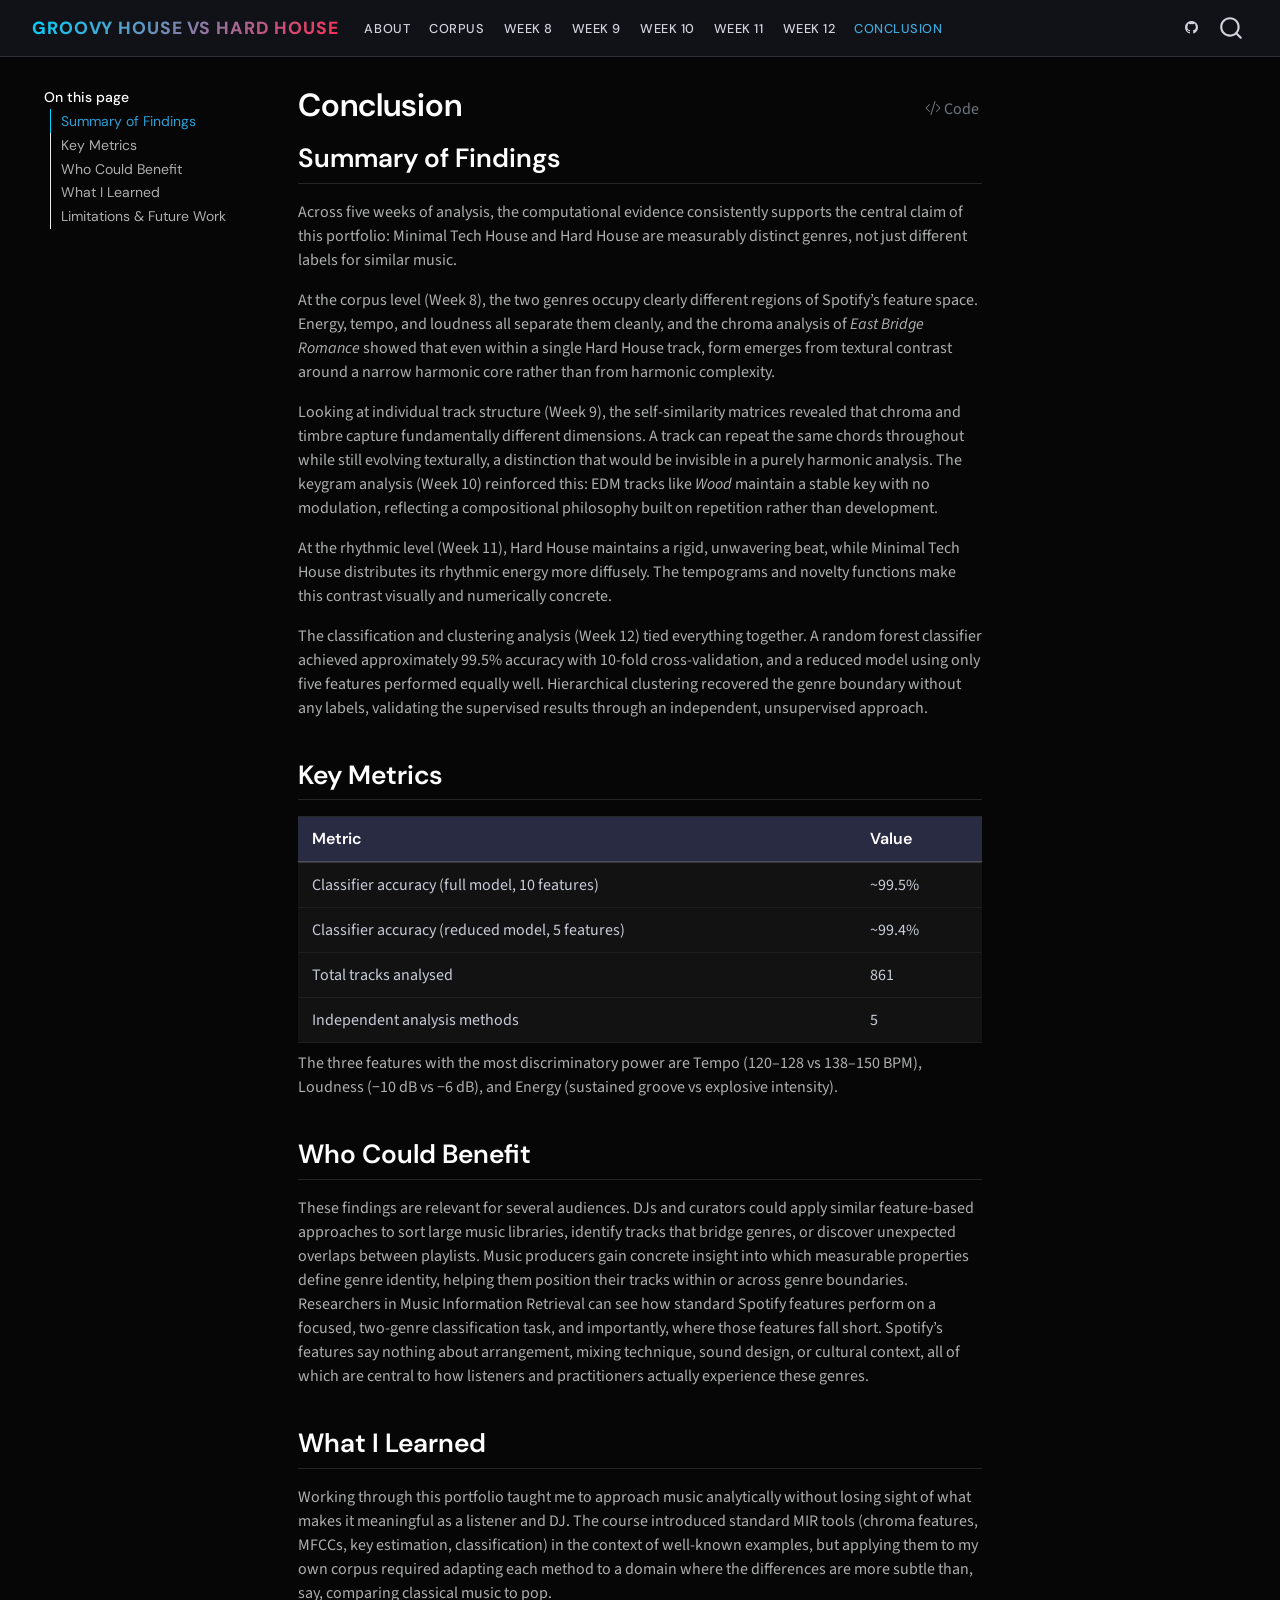
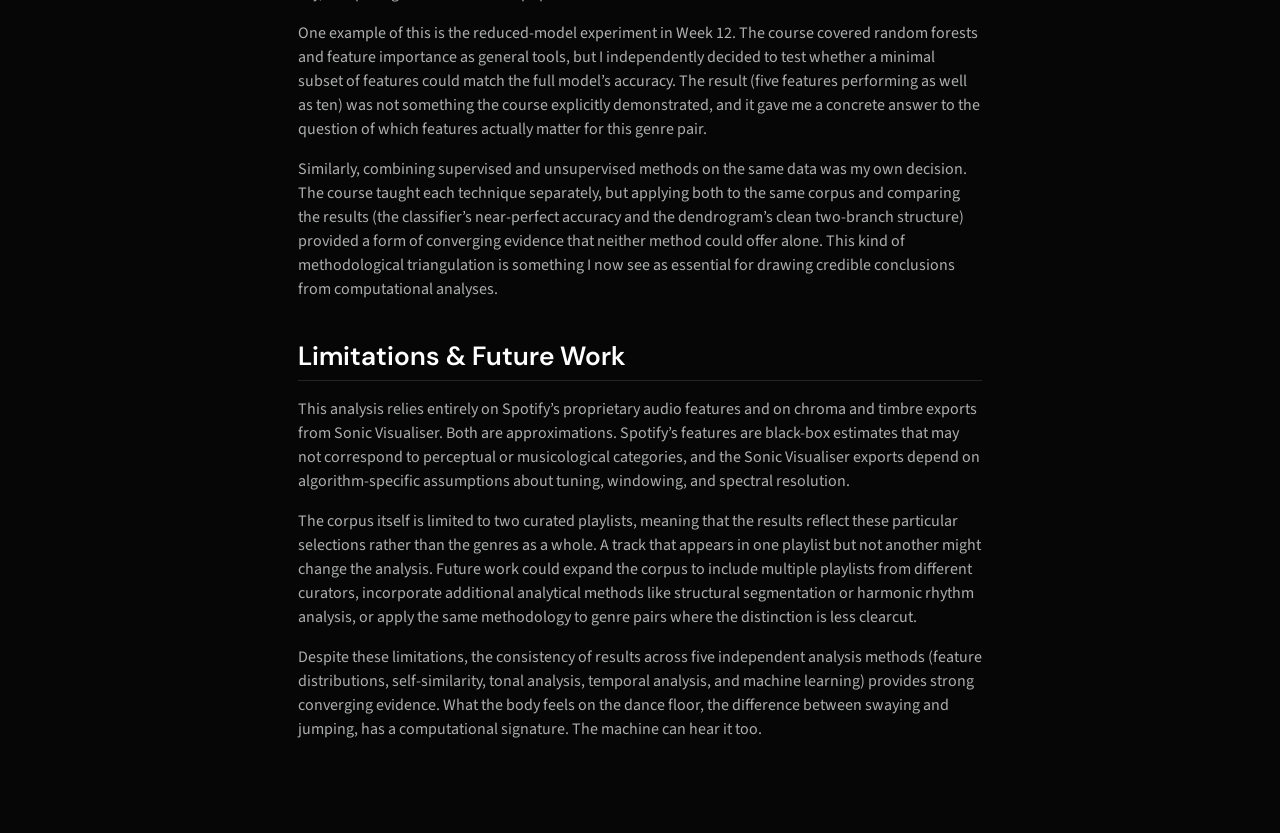
<file: docs/conclusion.html>
<!DOCTYPE html>
<html xmlns="http://www.w3.org/1999/xhtml" lang="en" xml:lang="en"><head>

<meta charset="utf-8">
<meta name="generator" content="quarto-1.8.25">

<meta name="viewport" content="width=device-width, initial-scale=1.0, user-scalable=yes">


<title>Conclusion – Groovy House vs Hard House</title>
<style>
code{white-space: pre-wrap;}
span.smallcaps{font-variant: small-caps;}
div.columns{display: flex; gap: min(4vw, 1.5em);}
div.column{flex: auto; overflow-x: auto;}
div.hanging-indent{margin-left: 1.5em; text-indent: -1.5em;}
ul.task-list{list-style: none;}
ul.task-list li input[type="checkbox"] {
  width: 0.8em;
  margin: 0 0.8em 0.2em -1em; /* quarto-specific, see https://github.com/quarto-dev/quarto-cli/issues/4556 */ 
  vertical-align: middle;
}
/* CSS for syntax highlighting */
html { -webkit-text-size-adjust: 100%; }
pre > code.sourceCode { white-space: pre; position: relative; }
pre > code.sourceCode > span { display: inline-block; line-height: 1.25; }
pre > code.sourceCode > span:empty { height: 1.2em; }
.sourceCode { overflow: visible; }
code.sourceCode > span { color: inherit; text-decoration: inherit; }
div.sourceCode { margin: 1em 0; }
pre.sourceCode { margin: 0; }
@media screen {
div.sourceCode { overflow: auto; }
}
@media print {
pre > code.sourceCode { white-space: pre-wrap; }
pre > code.sourceCode > span { text-indent: -5em; padding-left: 5em; }
}
pre.numberSource code
  { counter-reset: source-line 0; }
pre.numberSource code > span
  { position: relative; left: -4em; counter-increment: source-line; }
pre.numberSource code > span > a:first-child::before
  { content: counter(source-line);
    position: relative; left: -1em; text-align: right; vertical-align: baseline;
    border: none; display: inline-block;
    -webkit-touch-callout: none; -webkit-user-select: none;
    -khtml-user-select: none; -moz-user-select: none;
    -ms-user-select: none; user-select: none;
    padding: 0 4px; width: 4em;
  }
pre.numberSource { margin-left: 3em;  padding-left: 4px; }
div.sourceCode
  {   }
@media screen {
pre > code.sourceCode > span > a:first-child::before { text-decoration: underline; }
}
</style>


<script src="site_libs/quarto-nav/quarto-nav.js"></script>
<script src="site_libs/clipboard/clipboard.min.js"></script>
<script src="site_libs/quarto-search/autocomplete.umd.js"></script>
<script src="site_libs/quarto-search/fuse.min.js"></script>
<script src="site_libs/quarto-search/quarto-search.js"></script>
<meta name="quarto:offset" content="./">
<script src="site_libs/quarto-html/quarto.js" type="module"></script>
<script src="site_libs/quarto-html/tabsets/tabsets.js" type="module"></script>
<script src="site_libs/quarto-html/axe/axe-check.js" type="module"></script>
<script src="site_libs/quarto-html/popper.min.js"></script>
<script src="site_libs/quarto-html/tippy.umd.min.js"></script>
<script src="site_libs/quarto-html/anchor.min.js"></script>
<link href="site_libs/quarto-html/tippy.css" rel="stylesheet">
<link href="site_libs/quarto-html/quarto-syntax-highlighting-dark-707d8167ce6003fca903bfe2be84ab7f.css" rel="stylesheet" id="quarto-text-highlighting-styles">
<script src="site_libs/bootstrap/bootstrap.min.js"></script>
<link href="site_libs/bootstrap/bootstrap-icons.css" rel="stylesheet">
<link href="site_libs/bootstrap/bootstrap-e478859834df8f7b077fbd1dd3762a8b.min.css" rel="stylesheet" append-hash="true" id="quarto-bootstrap" data-mode="dark">
<script id="quarto-search-options" type="application/json">{
  "location": "navbar",
  "copy-button": false,
  "collapse-after": 3,
  "panel-placement": "end",
  "type": "overlay",
  "limit": 50,
  "keyboard-shortcut": [
    "f",
    "/",
    "s"
  ],
  "show-item-context": false,
  "language": {
    "search-no-results-text": "No results",
    "search-matching-documents-text": "matching documents",
    "search-copy-link-title": "Copy link to search",
    "search-hide-matches-text": "Hide additional matches",
    "search-more-match-text": "more match in this document",
    "search-more-matches-text": "more matches in this document",
    "search-clear-button-title": "Clear",
    "search-text-placeholder": "",
    "search-detached-cancel-button-title": "Cancel",
    "search-submit-button-title": "Submit",
    "search-label": "Search"
  }
}</script>
<style>html{ scroll-behavior: smooth; }</style>


<link rel="stylesheet" href="style.css">
</head>

<body class="floating nav-fixed quarto-light">

<div id="quarto-search-results"></div>
  <header id="quarto-header" class="headroom fixed-top">
    <nav class="navbar navbar-expand-lg " data-bs-theme="dark">
      <div class="navbar-container container-fluid">
      <div class="navbar-brand-container mx-auto">
    <a href="./index.html" class="navbar-brand navbar-brand-logo">
    </a>
    <a class="navbar-brand" href="./index.html">
    <span class="navbar-title">Groovy House vs Hard House</span>
    </a>
  </div>
            <div id="quarto-search" class="" title="Search"></div>
          <button class="navbar-toggler" type="button" data-bs-toggle="collapse" data-bs-target="#navbarCollapse" aria-controls="navbarCollapse" role="menu" aria-expanded="false" aria-label="Toggle navigation" onclick="if (window.quartoToggleHeadroom) { window.quartoToggleHeadroom(); }">
  <span class="navbar-toggler-icon"></span>
</button>
          <div class="collapse navbar-collapse" id="navbarCollapse">
            <ul class="navbar-nav navbar-nav-scroll me-auto">
  <li class="nav-item">
    <a class="nav-link" href="./index.html"> 
<span class="menu-text">About</span></a>
  </li>  
  <li class="nav-item">
    <a class="nav-link" href="./corpus.html"> 
<span class="menu-text">Corpus</span></a>
  </li>  
  <li class="nav-item">
    <a class="nav-link" href="./week8.html"> 
<span class="menu-text">Week 8</span></a>
  </li>  
  <li class="nav-item">
    <a class="nav-link" href="./week9.html"> 
<span class="menu-text">Week 9</span></a>
  </li>  
  <li class="nav-item">
    <a class="nav-link" href="./week10.html"> 
<span class="menu-text">Week 10</span></a>
  </li>  
  <li class="nav-item">
    <a class="nav-link" href="./week11.html"> 
<span class="menu-text">Week 11</span></a>
  </li>  
  <li class="nav-item">
    <a class="nav-link" href="./week12.html"> 
<span class="menu-text">Week 12</span></a>
  </li>  
  <li class="nav-item">
    <a class="nav-link active" href="./conclusion.html" aria-current="page"> 
<span class="menu-text">Conclusion</span></a>
  </li>  
</ul>
            <ul class="navbar-nav navbar-nav-scroll ms-auto">
  <li class="nav-item compact">
    <a class="nav-link" href="https://github.com/abelvestering/Computational_Musicology/"> <i class="bi bi-github" role="img">
</i> 
<span class="menu-text"></span></a>
  </li>  
</ul>
          </div> <!-- /navcollapse -->
            <div class="quarto-navbar-tools">
</div>
      </div> <!-- /container-fluid -->
    </nav>
</header>
<!-- content -->
<div id="quarto-content" class="quarto-container page-columns page-rows-contents page-layout-article page-navbar">
<!-- sidebar -->
  <nav id="quarto-sidebar" class="sidebar collapse collapse-horizontal quarto-sidebar-collapse-item sidebar-navigation floating overflow-auto">
    <nav id="TOC" role="doc-toc" class="toc-active">
    <h2 id="toc-title">On this page</h2>
   
  <ul>
  <li><a href="#summary-of-findings" id="toc-summary-of-findings" class="nav-link active" data-scroll-target="#summary-of-findings">Summary of Findings</a></li>
  <li><a href="#key-metrics" id="toc-key-metrics" class="nav-link" data-scroll-target="#key-metrics">Key Metrics</a></li>
  <li><a href="#who-could-benefit" id="toc-who-could-benefit" class="nav-link" data-scroll-target="#who-could-benefit">Who Could Benefit</a></li>
  <li><a href="#what-i-learned" id="toc-what-i-learned" class="nav-link" data-scroll-target="#what-i-learned">What I Learned</a></li>
  <li><a href="#limitations-future-work" id="toc-limitations-future-work" class="nav-link" data-scroll-target="#limitations-future-work">Limitations &amp; Future Work</a></li>
  </ul>
</nav>
</nav>
<div id="quarto-sidebar-glass" class="quarto-sidebar-collapse-item" data-bs-toggle="collapse" data-bs-target=".quarto-sidebar-collapse-item"></div>
<!-- margin-sidebar -->
    <div id="quarto-margin-sidebar" class="sidebar margin-sidebar zindex-bottom">
    </div>
<!-- main -->
<main class="content" id="quarto-document-content">

<header id="title-block-header" class="quarto-title-block default">
<div class="quarto-title">
<div class="quarto-title-block"><div><h1 class="title">Conclusion</h1><button type="button" class="btn code-tools-button" id="quarto-code-tools-source"><i class="bi"></i> Code</button></div></div>
</div>



<div class="quarto-title-meta">

    
  
    
  </div>
  


</header>


<section id="summary-of-findings" class="level2">
<h2 class="anchored" data-anchor-id="summary-of-findings">Summary of Findings</h2>
<p>Across five weeks of analysis, the computational evidence consistently supports the central claim of this portfolio: Minimal Tech House and Hard House are measurably distinct genres, not just different labels for similar music.</p>
<p>At the corpus level (Week 8), the two genres occupy clearly different regions of Spotify’s feature space. Energy, tempo, and loudness all separate them cleanly, and the chroma analysis of <em>East Bridge Romance</em> showed that even within a single Hard House track, form emerges from textural contrast around a narrow harmonic core rather than from harmonic complexity.</p>
<p>Looking at individual track structure (Week 9), the self-similarity matrices revealed that chroma and timbre capture fundamentally different dimensions. A track can repeat the same chords throughout while still evolving texturally, a distinction that would be invisible in a purely harmonic analysis. The keygram analysis (Week 10) reinforced this: EDM tracks like <em>Wood</em> maintain a stable key with no modulation, reflecting a compositional philosophy built on repetition rather than development.</p>
<p>At the rhythmic level (Week 11), Hard House maintains a rigid, unwavering beat, while Minimal Tech House distributes its rhythmic energy more diffusely. The tempograms and novelty functions make this contrast visually and numerically concrete.</p>
<p>The classification and clustering analysis (Week 12) tied everything together. A random forest classifier achieved approximately 99.5% accuracy with 10-fold cross-validation, and a reduced model using only five features performed equally well. Hierarchical clustering recovered the genre boundary without any labels, validating the supervised results through an independent, unsupervised approach.</p>
</section>
<section id="key-metrics" class="level2">
<h2 class="anchored" data-anchor-id="key-metrics">Key Metrics</h2>
<table class="caption-top table">
<thead>
<tr class="header">
<th>Metric</th>
<th>Value</th>
</tr>
</thead>
<tbody>
<tr class="odd">
<td>Classifier accuracy (full model, 10 features)</td>
<td>~99.5%</td>
</tr>
<tr class="even">
<td>Classifier accuracy (reduced model, 5 features)</td>
<td>~99.4%</td>
</tr>
<tr class="odd">
<td>Total tracks analysed</td>
<td>861</td>
</tr>
<tr class="even">
<td>Independent analysis methods</td>
<td>5</td>
</tr>
</tbody>
</table>
<p>The three features with the most discriminatory power are Tempo (120–128 vs 138–150 BPM), Loudness (−10 dB vs −6 dB), and Energy (sustained groove vs explosive intensity).</p>
</section>
<section id="who-could-benefit" class="level2">
<h2 class="anchored" data-anchor-id="who-could-benefit">Who Could Benefit</h2>
<p>These findings are relevant for several audiences. DJs and curators could apply similar feature-based approaches to sort large music libraries, identify tracks that bridge genres, or discover unexpected overlaps between playlists. Music producers gain concrete insight into which measurable properties define genre identity, helping them position their tracks within or across genre boundaries. Researchers in Music Information Retrieval can see how standard Spotify features perform on a focused, two-genre classification task, and importantly, where those features fall short. Spotify’s features say nothing about arrangement, mixing technique, sound design, or cultural context, all of which are central to how listeners and practitioners actually experience these genres.</p>
</section>
<section id="what-i-learned" class="level2">
<h2 class="anchored" data-anchor-id="what-i-learned">What I Learned</h2>
<p>Working through this portfolio taught me to approach music analytically without losing sight of what makes it meaningful as a listener and DJ. The course introduced standard MIR tools (chroma features, MFCCs, key estimation, classification) in the context of well-known examples, but applying them to my own corpus required adapting each method to a domain where the differences are more subtle than, say, comparing classical music to pop.</p>
<p>One example of this is the reduced-model experiment in Week 12. The course covered random forests and feature importance as general tools, but I independently decided to test whether a minimal subset of features could match the full model’s accuracy. The result (five features performing as well as ten) was not something the course explicitly demonstrated, and it gave me a concrete answer to the question of which features actually matter for this genre pair.</p>
<p>Similarly, combining supervised and unsupervised methods on the same data was my own decision. The course taught each technique separately, but applying both to the same corpus and comparing the results (the classifier’s near-perfect accuracy and the dendrogram’s clean two-branch structure) provided a form of converging evidence that neither method could offer alone. This kind of methodological triangulation is something I now see as essential for drawing credible conclusions from computational analyses.</p>
</section>
<section id="limitations-future-work" class="level2">
<h2 class="anchored" data-anchor-id="limitations-future-work">Limitations &amp; Future Work</h2>
<p>This analysis relies entirely on Spotify’s proprietary audio features and on chroma and timbre exports from Sonic Visualiser. Both are approximations. Spotify’s features are black-box estimates that may not correspond to perceptual or musicological categories, and the Sonic Visualiser exports depend on algorithm-specific assumptions about tuning, windowing, and spectral resolution.</p>
<p>The corpus itself is limited to two curated playlists, meaning that the results reflect these particular selections rather than the genres as a whole. A track that appears in one playlist but not another might change the analysis. Future work could expand the corpus to include multiple playlists from different curators, incorporate additional analytical methods like structural segmentation or harmonic rhythm analysis, or apply the same methodology to genre pairs where the distinction is less clearcut.</p>
<p>Despite these limitations, the consistency of results across five independent analysis methods (feature distributions, self-similarity, tonal analysis, temporal analysis, and machine learning) provides strong converging evidence. What the body feels on the dance floor, the difference between swaying and jumping, has a computational signature. The machine can hear it too.</p>


<!-- -->

</section>

</main> <!-- /main -->
<script id="quarto-html-after-body" type="application/javascript">
  window.document.addEventListener("DOMContentLoaded", function (event) {
    const icon = "";
    const anchorJS = new window.AnchorJS();
    anchorJS.options = {
      placement: 'right',
      icon: icon
    };
    anchorJS.add('.anchored');
    const isCodeAnnotation = (el) => {
      for (const clz of el.classList) {
        if (clz.startsWith('code-annotation-')) {                     
          return true;
        }
      }
      return false;
    }
    const onCopySuccess = function(e) {
      // button target
      const button = e.trigger;
      // don't keep focus
      button.blur();
      // flash "checked"
      button.classList.add('code-copy-button-checked');
      var currentTitle = button.getAttribute("title");
      button.setAttribute("title", "Copied!");
      let tooltip;
      if (window.bootstrap) {
        button.setAttribute("data-bs-toggle", "tooltip");
        button.setAttribute("data-bs-placement", "left");
        button.setAttribute("data-bs-title", "Copied!");
        tooltip = new bootstrap.Tooltip(button, 
          { trigger: "manual", 
            customClass: "code-copy-button-tooltip",
            offset: [0, -8]});
        tooltip.show();    
      }
      setTimeout(function() {
        if (tooltip) {
          tooltip.hide();
          button.removeAttribute("data-bs-title");
          button.removeAttribute("data-bs-toggle");
          button.removeAttribute("data-bs-placement");
        }
        button.setAttribute("title", currentTitle);
        button.classList.remove('code-copy-button-checked');
      }, 1000);
      // clear code selection
      e.clearSelection();
    }
    const getTextToCopy = function(trigger) {
      const outerScaffold = trigger.parentElement.cloneNode(true);
      const codeEl = outerScaffold.querySelector('code');
      for (const childEl of codeEl.children) {
        if (isCodeAnnotation(childEl)) {
          childEl.remove();
        }
      }
      return codeEl.innerText;
    }
    const clipboard = new window.ClipboardJS('.code-copy-button:not([data-in-quarto-modal])', {
      text: getTextToCopy
    });
    clipboard.on('success', onCopySuccess);
    if (window.document.getElementById('quarto-embedded-source-code-modal')) {
      const clipboardModal = new window.ClipboardJS('.code-copy-button[data-in-quarto-modal]', {
        text: getTextToCopy,
        container: window.document.getElementById('quarto-embedded-source-code-modal')
      });
      clipboardModal.on('success', onCopySuccess);
    }
    const viewSource = window.document.getElementById('quarto-view-source') ||
                       window.document.getElementById('quarto-code-tools-source');
    if (viewSource) {
      const sourceUrl = viewSource.getAttribute("data-quarto-source-url");
      viewSource.addEventListener("click", function(e) {
        if (sourceUrl) {
          // rstudio viewer pane
          if (/\bcapabilities=\b/.test(window.location)) {
            window.open(sourceUrl);
          } else {
            window.location.href = sourceUrl;
          }
        } else {
          const modal = new bootstrap.Modal(document.getElementById('quarto-embedded-source-code-modal'));
          modal.show();
        }
        return false;
      });
    }
    function toggleCodeHandler(show) {
      return function(e) {
        const detailsSrc = window.document.querySelectorAll(".cell > details > .sourceCode");
        for (let i=0; i<detailsSrc.length; i++) {
          const details = detailsSrc[i].parentElement;
          if (show) {
            details.open = true;
          } else {
            details.removeAttribute("open");
          }
        }
        const cellCodeDivs = window.document.querySelectorAll(".cell > .sourceCode");
        const fromCls = show ? "hidden" : "unhidden";
        const toCls = show ? "unhidden" : "hidden";
        for (let i=0; i<cellCodeDivs.length; i++) {
          const codeDiv = cellCodeDivs[i];
          if (codeDiv.classList.contains(fromCls)) {
            codeDiv.classList.remove(fromCls);
            codeDiv.classList.add(toCls);
          } 
        }
        return false;
      }
    }
    const hideAllCode = window.document.getElementById("quarto-hide-all-code");
    if (hideAllCode) {
      hideAllCode.addEventListener("click", toggleCodeHandler(false));
    }
    const showAllCode = window.document.getElementById("quarto-show-all-code");
    if (showAllCode) {
      showAllCode.addEventListener("click", toggleCodeHandler(true));
    }
      var localhostRegex = new RegExp(/^(?:http|https):\/\/localhost\:?[0-9]*\//);
      var mailtoRegex = new RegExp(/^mailto:/);
        var filterRegex = new RegExp('/' + window.location.host + '/');
      var isInternal = (href) => {
          return filterRegex.test(href) || localhostRegex.test(href) || mailtoRegex.test(href);
      }
      // Inspect non-navigation links and adorn them if external
     var links = window.document.querySelectorAll('a[href]:not(.nav-link):not(.navbar-brand):not(.toc-action):not(.sidebar-link):not(.sidebar-item-toggle):not(.pagination-link):not(.no-external):not([aria-hidden]):not(.dropdown-item):not(.quarto-navigation-tool):not(.about-link)');
      for (var i=0; i<links.length; i++) {
        const link = links[i];
        if (!isInternal(link.href)) {
          // undo the damage that might have been done by quarto-nav.js in the case of
          // links that we want to consider external
          if (link.dataset.originalHref !== undefined) {
            link.href = link.dataset.originalHref;
          }
        }
      }
    function tippyHover(el, contentFn, onTriggerFn, onUntriggerFn) {
      const config = {
        allowHTML: true,
        maxWidth: 500,
        delay: 100,
        arrow: false,
        appendTo: function(el) {
            return el.parentElement;
        },
        interactive: true,
        interactiveBorder: 10,
        theme: 'quarto',
        placement: 'bottom-start',
      };
      if (contentFn) {
        config.content = contentFn;
      }
      if (onTriggerFn) {
        config.onTrigger = onTriggerFn;
      }
      if (onUntriggerFn) {
        config.onUntrigger = onUntriggerFn;
      }
      window.tippy(el, config); 
    }
    const noterefs = window.document.querySelectorAll('a[role="doc-noteref"]');
    for (var i=0; i<noterefs.length; i++) {
      const ref = noterefs[i];
      tippyHover(ref, function() {
        // use id or data attribute instead here
        let href = ref.getAttribute('data-footnote-href') || ref.getAttribute('href');
        try { href = new URL(href).hash; } catch {}
        const id = href.replace(/^#\/?/, "");
        const note = window.document.getElementById(id);
        if (note) {
          return note.innerHTML;
        } else {
          return "";
        }
      });
    }
    const xrefs = window.document.querySelectorAll('a.quarto-xref');
    const processXRef = (id, note) => {
      // Strip column container classes
      const stripColumnClz = (el) => {
        el.classList.remove("page-full", "page-columns");
        if (el.children) {
          for (const child of el.children) {
            stripColumnClz(child);
          }
        }
      }
      stripColumnClz(note)
      if (id === null || id.startsWith('sec-')) {
        // Special case sections, only their first couple elements
        const container = document.createElement("div");
        if (note.children && note.children.length > 2) {
          container.appendChild(note.children[0].cloneNode(true));
          for (let i = 1; i < note.children.length; i++) {
            const child = note.children[i];
            if (child.tagName === "P" && child.innerText === "") {
              continue;
            } else {
              container.appendChild(child.cloneNode(true));
              break;
            }
          }
          if (window.Quarto?.typesetMath) {
            window.Quarto.typesetMath(container);
          }
          return container.innerHTML
        } else {
          if (window.Quarto?.typesetMath) {
            window.Quarto.typesetMath(note);
          }
          return note.innerHTML;
        }
      } else {
        // Remove any anchor links if they are present
        const anchorLink = note.querySelector('a.anchorjs-link');
        if (anchorLink) {
          anchorLink.remove();
        }
        if (window.Quarto?.typesetMath) {
          window.Quarto.typesetMath(note);
        }
        if (note.classList.contains("callout")) {
          return note.outerHTML;
        } else {
          return note.innerHTML;
        }
      }
    }
    for (var i=0; i<xrefs.length; i++) {
      const xref = xrefs[i];
      tippyHover(xref, undefined, function(instance) {
        instance.disable();
        let url = xref.getAttribute('href');
        let hash = undefined; 
        if (url.startsWith('#')) {
          hash = url;
        } else {
          try { hash = new URL(url).hash; } catch {}
        }
        if (hash) {
          const id = hash.replace(/^#\/?/, "");
          const note = window.document.getElementById(id);
          if (note !== null) {
            try {
              const html = processXRef(id, note.cloneNode(true));
              instance.setContent(html);
            } finally {
              instance.enable();
              instance.show();
            }
          } else {
            // See if we can fetch this
            fetch(url.split('#')[0])
            .then(res => res.text())
            .then(html => {
              const parser = new DOMParser();
              const htmlDoc = parser.parseFromString(html, "text/html");
              const note = htmlDoc.getElementById(id);
              if (note !== null) {
                const html = processXRef(id, note);
                instance.setContent(html);
              } 
            }).finally(() => {
              instance.enable();
              instance.show();
            });
          }
        } else {
          // See if we can fetch a full url (with no hash to target)
          // This is a special case and we should probably do some content thinning / targeting
          fetch(url)
          .then(res => res.text())
          .then(html => {
            const parser = new DOMParser();
            const htmlDoc = parser.parseFromString(html, "text/html");
            const note = htmlDoc.querySelector('main.content');
            if (note !== null) {
              // This should only happen for chapter cross references
              // (since there is no id in the URL)
              // remove the first header
              if (note.children.length > 0 && note.children[0].tagName === "HEADER") {
                note.children[0].remove();
              }
              const html = processXRef(null, note);
              instance.setContent(html);
            } 
          }).finally(() => {
            instance.enable();
            instance.show();
          });
        }
      }, function(instance) {
      });
    }
        let selectedAnnoteEl;
        const selectorForAnnotation = ( cell, annotation) => {
          let cellAttr = 'data-code-cell="' + cell + '"';
          let lineAttr = 'data-code-annotation="' +  annotation + '"';
          const selector = 'span[' + cellAttr + '][' + lineAttr + ']';
          return selector;
        }
        const selectCodeLines = (annoteEl) => {
          const doc = window.document;
          const targetCell = annoteEl.getAttribute("data-target-cell");
          const targetAnnotation = annoteEl.getAttribute("data-target-annotation");
          const annoteSpan = window.document.querySelector(selectorForAnnotation(targetCell, targetAnnotation));
          const lines = annoteSpan.getAttribute("data-code-lines").split(",");
          const lineIds = lines.map((line) => {
            return targetCell + "-" + line;
          })
          let top = null;
          let height = null;
          let parent = null;
          if (lineIds.length > 0) {
              //compute the position of the single el (top and bottom and make a div)
              const el = window.document.getElementById(lineIds[0]);
              top = el.offsetTop;
              height = el.offsetHeight;
              parent = el.parentElement.parentElement;
            if (lineIds.length > 1) {
              const lastEl = window.document.getElementById(lineIds[lineIds.length - 1]);
              const bottom = lastEl.offsetTop + lastEl.offsetHeight;
              height = bottom - top;
            }
            if (top !== null && height !== null && parent !== null) {
              // cook up a div (if necessary) and position it 
              let div = window.document.getElementById("code-annotation-line-highlight");
              if (div === null) {
                div = window.document.createElement("div");
                div.setAttribute("id", "code-annotation-line-highlight");
                div.style.position = 'absolute';
                parent.appendChild(div);
              }
              div.style.top = top - 2 + "px";
              div.style.height = height + 4 + "px";
              div.style.left = 0;
              let gutterDiv = window.document.getElementById("code-annotation-line-highlight-gutter");
              if (gutterDiv === null) {
                gutterDiv = window.document.createElement("div");
                gutterDiv.setAttribute("id", "code-annotation-line-highlight-gutter");
                gutterDiv.style.position = 'absolute';
                const codeCell = window.document.getElementById(targetCell);
                const gutter = codeCell.querySelector('.code-annotation-gutter');
                gutter.appendChild(gutterDiv);
              }
              gutterDiv.style.top = top - 2 + "px";
              gutterDiv.style.height = height + 4 + "px";
            }
            selectedAnnoteEl = annoteEl;
          }
        };
        const unselectCodeLines = () => {
          const elementsIds = ["code-annotation-line-highlight", "code-annotation-line-highlight-gutter"];
          elementsIds.forEach((elId) => {
            const div = window.document.getElementById(elId);
            if (div) {
              div.remove();
            }
          });
          selectedAnnoteEl = undefined;
        };
          // Handle positioning of the toggle
      window.addEventListener(
        "resize",
        throttle(() => {
          elRect = undefined;
          if (selectedAnnoteEl) {
            selectCodeLines(selectedAnnoteEl);
          }
        }, 10)
      );
      function throttle(fn, ms) {
      let throttle = false;
      let timer;
        return (...args) => {
          if(!throttle) { // first call gets through
              fn.apply(this, args);
              throttle = true;
          } else { // all the others get throttled
              if(timer) clearTimeout(timer); // cancel #2
              timer = setTimeout(() => {
                fn.apply(this, args);
                timer = throttle = false;
              }, ms);
          }
        };
      }
        // Attach click handler to the DT
        const annoteDls = window.document.querySelectorAll('dt[data-target-cell]');
        for (const annoteDlNode of annoteDls) {
          annoteDlNode.addEventListener('click', (event) => {
            const clickedEl = event.target;
            if (clickedEl !== selectedAnnoteEl) {
              unselectCodeLines();
              const activeEl = window.document.querySelector('dt[data-target-cell].code-annotation-active');
              if (activeEl) {
                activeEl.classList.remove('code-annotation-active');
              }
              selectCodeLines(clickedEl);
              clickedEl.classList.add('code-annotation-active');
            } else {
              // Unselect the line
              unselectCodeLines();
              clickedEl.classList.remove('code-annotation-active');
            }
          });
        }
    const findCites = (el) => {
      const parentEl = el.parentElement;
      if (parentEl) {
        const cites = parentEl.dataset.cites;
        if (cites) {
          return {
            el,
            cites: cites.split(' ')
          };
        } else {
          return findCites(el.parentElement)
        }
      } else {
        return undefined;
      }
    };
    var bibliorefs = window.document.querySelectorAll('a[role="doc-biblioref"]');
    for (var i=0; i<bibliorefs.length; i++) {
      const ref = bibliorefs[i];
      const citeInfo = findCites(ref);
      if (citeInfo) {
        tippyHover(citeInfo.el, function() {
          var popup = window.document.createElement('div');
          citeInfo.cites.forEach(function(cite) {
            var citeDiv = window.document.createElement('div');
            citeDiv.classList.add('hanging-indent');
            citeDiv.classList.add('csl-entry');
            var biblioDiv = window.document.getElementById('ref-' + cite);
            if (biblioDiv) {
              citeDiv.innerHTML = biblioDiv.innerHTML;
            }
            popup.appendChild(citeDiv);
          });
          return popup.innerHTML;
        });
      }
    }
  });
  </script><div class="modal fade" id="quarto-embedded-source-code-modal" tabindex="-1" aria-labelledby="quarto-embedded-source-code-modal-label" aria-hidden="true"><div class="modal-dialog modal-dialog-scrollable"><div class="modal-content"><div class="modal-header"><h5 class="modal-title" id="quarto-embedded-source-code-modal-label">Source Code</h5><button class="btn-close" data-bs-dismiss="modal"></button></div><div class="modal-body"><div class="">
<div class="code-copy-outer-scaffold"><div class="sourceCode" id="cb1" data-shortcodes="false"><pre class="sourceCode markdown code-with-copy"><code class="sourceCode markdown"><span id="cb1-1"><a href="#cb1-1" aria-hidden="true" tabindex="-1"></a><span class="co">---</span></span>
<span id="cb1-2"><a href="#cb1-2" aria-hidden="true" tabindex="-1"></a><span class="an">title:</span><span class="co"> "Conclusion"</span></span>
<span id="cb1-3"><a href="#cb1-3" aria-hidden="true" tabindex="-1"></a><span class="co">---</span></span>
<span id="cb1-4"><a href="#cb1-4" aria-hidden="true" tabindex="-1"></a></span>
<span id="cb1-5"><a href="#cb1-5" aria-hidden="true" tabindex="-1"></a><span class="fu">## Summary of Findings</span></span>
<span id="cb1-6"><a href="#cb1-6" aria-hidden="true" tabindex="-1"></a></span>
<span id="cb1-7"><a href="#cb1-7" aria-hidden="true" tabindex="-1"></a>Across five weeks of analysis, the computational evidence consistently supports the central claim of this portfolio: Minimal Tech House and Hard House are measurably distinct genres, not just different labels for similar music.</span>
<span id="cb1-8"><a href="#cb1-8" aria-hidden="true" tabindex="-1"></a></span>
<span id="cb1-9"><a href="#cb1-9" aria-hidden="true" tabindex="-1"></a>At the corpus level (Week 8), the two genres occupy clearly different regions of Spotify's feature space. Energy, tempo, and loudness all separate them cleanly, and the chroma analysis of *East Bridge Romance* showed that even within a single Hard House track, form emerges from textural contrast around a narrow harmonic core rather than from harmonic complexity.</span>
<span id="cb1-10"><a href="#cb1-10" aria-hidden="true" tabindex="-1"></a></span>
<span id="cb1-11"><a href="#cb1-11" aria-hidden="true" tabindex="-1"></a>Looking at individual track structure (Week 9), the self-similarity matrices revealed that chroma and timbre capture fundamentally different dimensions. A track can repeat the same chords throughout while still evolving texturally, a distinction that would be invisible in a purely harmonic analysis. The keygram analysis (Week 10) reinforced this: EDM tracks like *Wood* maintain a stable key with no modulation, reflecting a compositional philosophy built on repetition rather than development.</span>
<span id="cb1-12"><a href="#cb1-12" aria-hidden="true" tabindex="-1"></a></span>
<span id="cb1-13"><a href="#cb1-13" aria-hidden="true" tabindex="-1"></a>At the rhythmic level (Week 11), Hard House maintains a rigid, unwavering beat, while Minimal Tech House distributes its rhythmic energy more diffusely. The tempograms and novelty functions make this contrast visually and numerically concrete.</span>
<span id="cb1-14"><a href="#cb1-14" aria-hidden="true" tabindex="-1"></a></span>
<span id="cb1-15"><a href="#cb1-15" aria-hidden="true" tabindex="-1"></a>The classification and clustering analysis (Week 12) tied everything together. A random forest classifier achieved approximately 99.5% accuracy with 10-fold cross-validation, and a reduced model using only five features performed equally well. Hierarchical clustering recovered the genre boundary without any labels, validating the supervised results through an independent, unsupervised approach.</span>
<span id="cb1-16"><a href="#cb1-16" aria-hidden="true" tabindex="-1"></a></span>
<span id="cb1-17"><a href="#cb1-17" aria-hidden="true" tabindex="-1"></a><span class="fu">## Key Metrics</span></span>
<span id="cb1-18"><a href="#cb1-18" aria-hidden="true" tabindex="-1"></a></span>
<span id="cb1-19"><a href="#cb1-19" aria-hidden="true" tabindex="-1"></a><span class="pp">|</span> Metric <span class="pp">|</span> Value <span class="pp">|</span></span>
<span id="cb1-20"><a href="#cb1-20" aria-hidden="true" tabindex="-1"></a><span class="pp">|--------|-------|</span></span>
<span id="cb1-21"><a href="#cb1-21" aria-hidden="true" tabindex="-1"></a><span class="pp">|</span> Classifier accuracy (full model, 10 features) <span class="pp">|</span> ~99.5% <span class="pp">|</span></span>
<span id="cb1-22"><a href="#cb1-22" aria-hidden="true" tabindex="-1"></a><span class="pp">|</span> Classifier accuracy (reduced model, 5 features) <span class="pp">|</span> ~99.4% <span class="pp">|</span></span>
<span id="cb1-23"><a href="#cb1-23" aria-hidden="true" tabindex="-1"></a><span class="pp">|</span> Total tracks analysed <span class="pp">|</span> 861 <span class="pp">|</span></span>
<span id="cb1-24"><a href="#cb1-24" aria-hidden="true" tabindex="-1"></a><span class="pp">|</span> Independent analysis methods <span class="pp">|</span> 5 <span class="pp">|</span></span>
<span id="cb1-25"><a href="#cb1-25" aria-hidden="true" tabindex="-1"></a></span>
<span id="cb1-26"><a href="#cb1-26" aria-hidden="true" tabindex="-1"></a>The three features with the most discriminatory power are Tempo (120–128 vs 138–150 BPM), Loudness (−10 dB vs −6 dB), and Energy (sustained groove vs explosive intensity).</span>
<span id="cb1-27"><a href="#cb1-27" aria-hidden="true" tabindex="-1"></a></span>
<span id="cb1-28"><a href="#cb1-28" aria-hidden="true" tabindex="-1"></a><span class="fu">## Who Could Benefit</span></span>
<span id="cb1-29"><a href="#cb1-29" aria-hidden="true" tabindex="-1"></a></span>
<span id="cb1-30"><a href="#cb1-30" aria-hidden="true" tabindex="-1"></a>These findings are relevant for several audiences. DJs and curators could apply similar feature-based approaches to sort large music libraries, identify tracks that bridge genres, or discover unexpected overlaps between playlists. Music producers gain concrete insight into which measurable properties define genre identity, helping them position their tracks within or across genre boundaries. Researchers in Music Information Retrieval can see how standard Spotify features perform on a focused, two-genre classification task, and importantly, where those features fall short. Spotify's features say nothing about arrangement, mixing technique, sound design, or cultural context, all of which are central to how listeners and practitioners actually experience these genres.</span>
<span id="cb1-31"><a href="#cb1-31" aria-hidden="true" tabindex="-1"></a></span>
<span id="cb1-32"><a href="#cb1-32" aria-hidden="true" tabindex="-1"></a><span class="fu">## What I Learned</span></span>
<span id="cb1-33"><a href="#cb1-33" aria-hidden="true" tabindex="-1"></a></span>
<span id="cb1-34"><a href="#cb1-34" aria-hidden="true" tabindex="-1"></a>Working through this portfolio taught me to approach music analytically without losing sight of what makes it meaningful as a listener and DJ. The course introduced standard MIR tools (chroma features, MFCCs, key estimation, classification) in the context of well-known examples, but applying them to my own corpus required adapting each method to a domain where the differences are more subtle than, say, comparing classical music to pop.</span>
<span id="cb1-35"><a href="#cb1-35" aria-hidden="true" tabindex="-1"></a></span>
<span id="cb1-36"><a href="#cb1-36" aria-hidden="true" tabindex="-1"></a>One example of this is the reduced-model experiment in Week 12. The course covered random forests and feature importance as general tools, but I independently decided to test whether a minimal subset of features could match the full model's accuracy. The result (five features performing as well as ten) was not something the course explicitly demonstrated, and it gave me a concrete answer to the question of which features actually matter for this genre pair.</span>
<span id="cb1-37"><a href="#cb1-37" aria-hidden="true" tabindex="-1"></a></span>
<span id="cb1-38"><a href="#cb1-38" aria-hidden="true" tabindex="-1"></a>Similarly, combining supervised and unsupervised methods on the same data was my own decision. The course taught each technique separately, but applying both to the same corpus and comparing the results (the classifier's near-perfect accuracy and the dendrogram's clean two-branch structure) provided a form of converging evidence that neither method could offer alone. This kind of methodological triangulation is something I now see as essential for drawing credible conclusions from computational analyses.</span>
<span id="cb1-39"><a href="#cb1-39" aria-hidden="true" tabindex="-1"></a></span>
<span id="cb1-40"><a href="#cb1-40" aria-hidden="true" tabindex="-1"></a><span class="fu">## Limitations &amp; Future Work</span></span>
<span id="cb1-41"><a href="#cb1-41" aria-hidden="true" tabindex="-1"></a></span>
<span id="cb1-42"><a href="#cb1-42" aria-hidden="true" tabindex="-1"></a>This analysis relies entirely on Spotify's proprietary audio features and on chroma and timbre exports from Sonic Visualiser. Both are approximations. Spotify's features are black-box estimates that may not correspond to perceptual or musicological categories, and the Sonic Visualiser exports depend on algorithm-specific assumptions about tuning, windowing, and spectral resolution.</span>
<span id="cb1-43"><a href="#cb1-43" aria-hidden="true" tabindex="-1"></a></span>
<span id="cb1-44"><a href="#cb1-44" aria-hidden="true" tabindex="-1"></a>The corpus itself is limited to two curated playlists, meaning that the results reflect these particular selections rather than the genres as a whole. A track that appears in one playlist but not another might change the analysis. Future work could expand the corpus to include multiple playlists from different curators, incorporate additional analytical methods like structural segmentation or harmonic rhythm analysis, or apply the same methodology to genre pairs where the distinction is less clearcut.</span>
<span id="cb1-45"><a href="#cb1-45" aria-hidden="true" tabindex="-1"></a></span>
<span id="cb1-46"><a href="#cb1-46" aria-hidden="true" tabindex="-1"></a>Despite these limitations, the consistency of results across five independent analysis methods (feature distributions, self-similarity, tonal analysis, temporal analysis, and machine learning) provides strong converging evidence. What the body feels on the dance floor, the difference between swaying and jumping, has a computational signature. The machine can hear it too.</span></code></pre></div><button title="Copy to Clipboard" class="code-copy-button" data-in-quarto-modal=""><i class="bi"></i></button></div>
</div></div></div></div></div>
</div> <!-- /content -->




<script src="site_libs/quarto-html/zenscroll-min.js"></script>
</body></html>
</file>
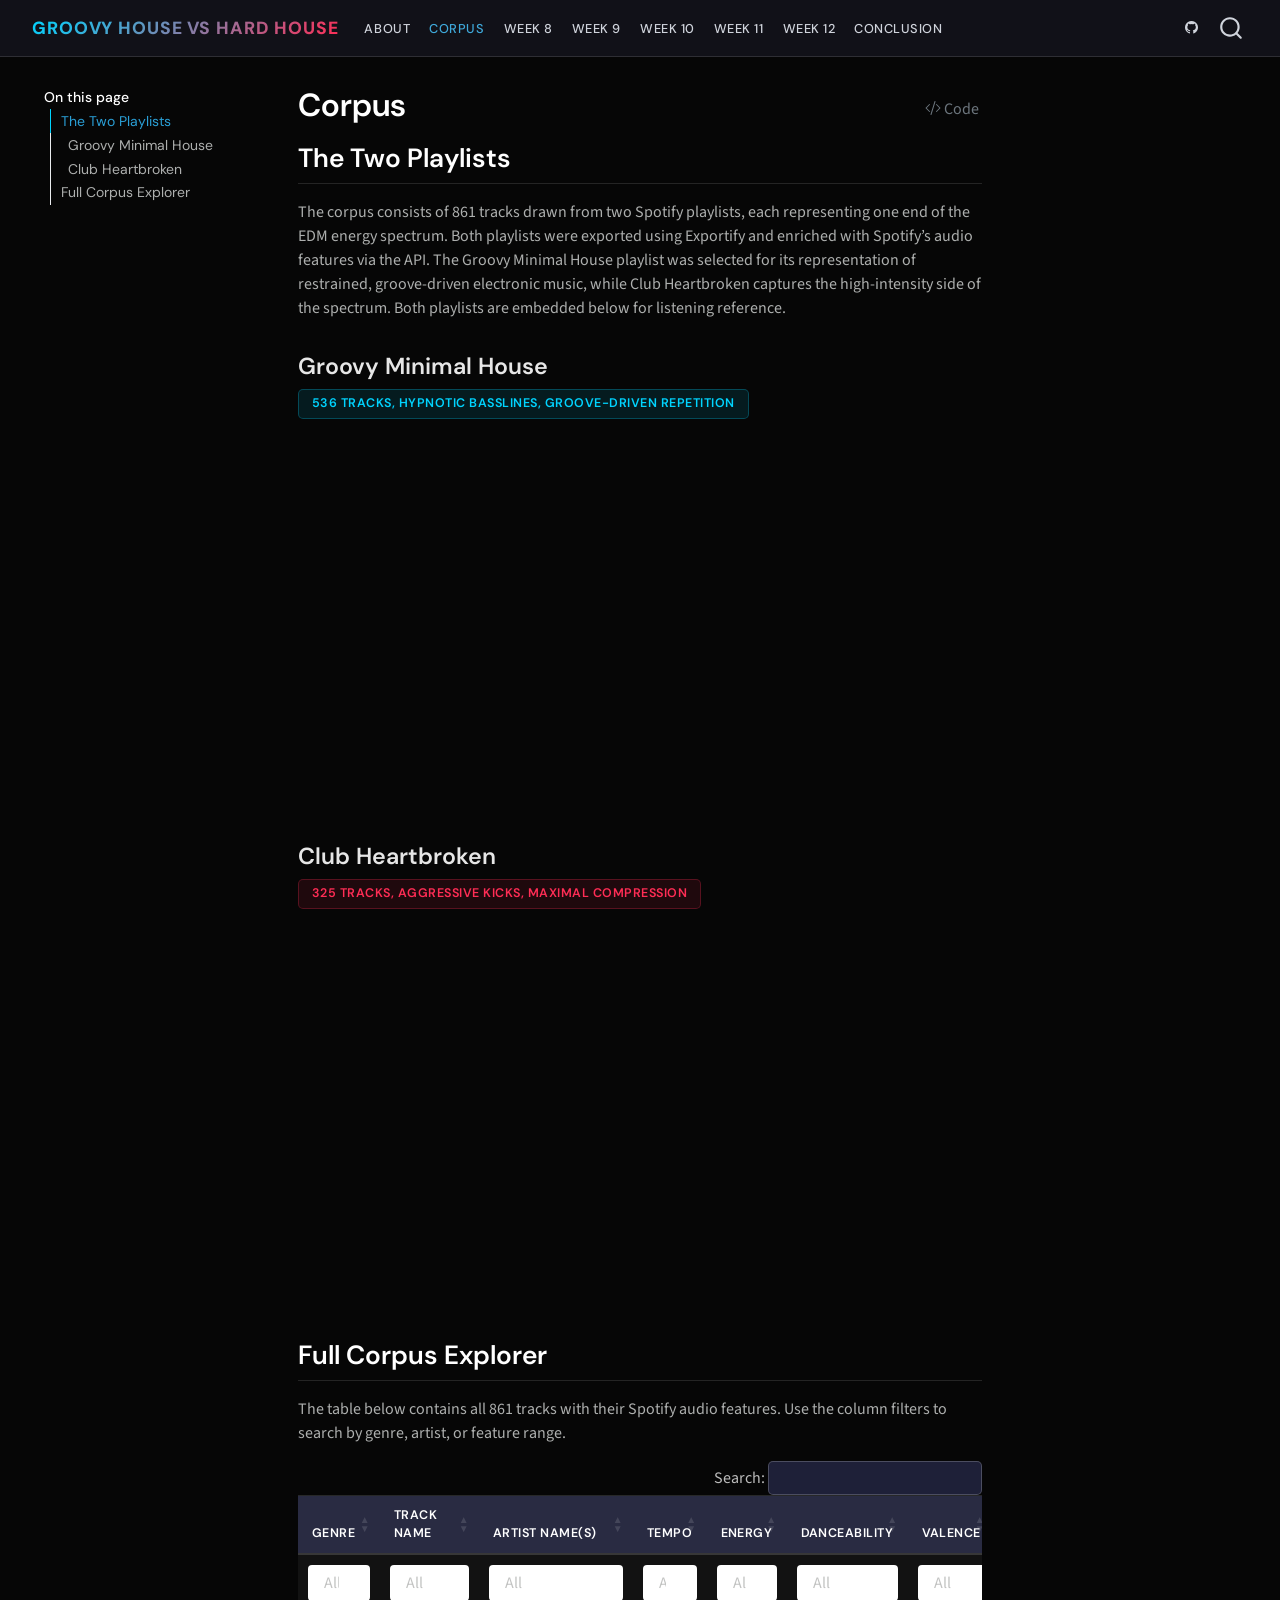
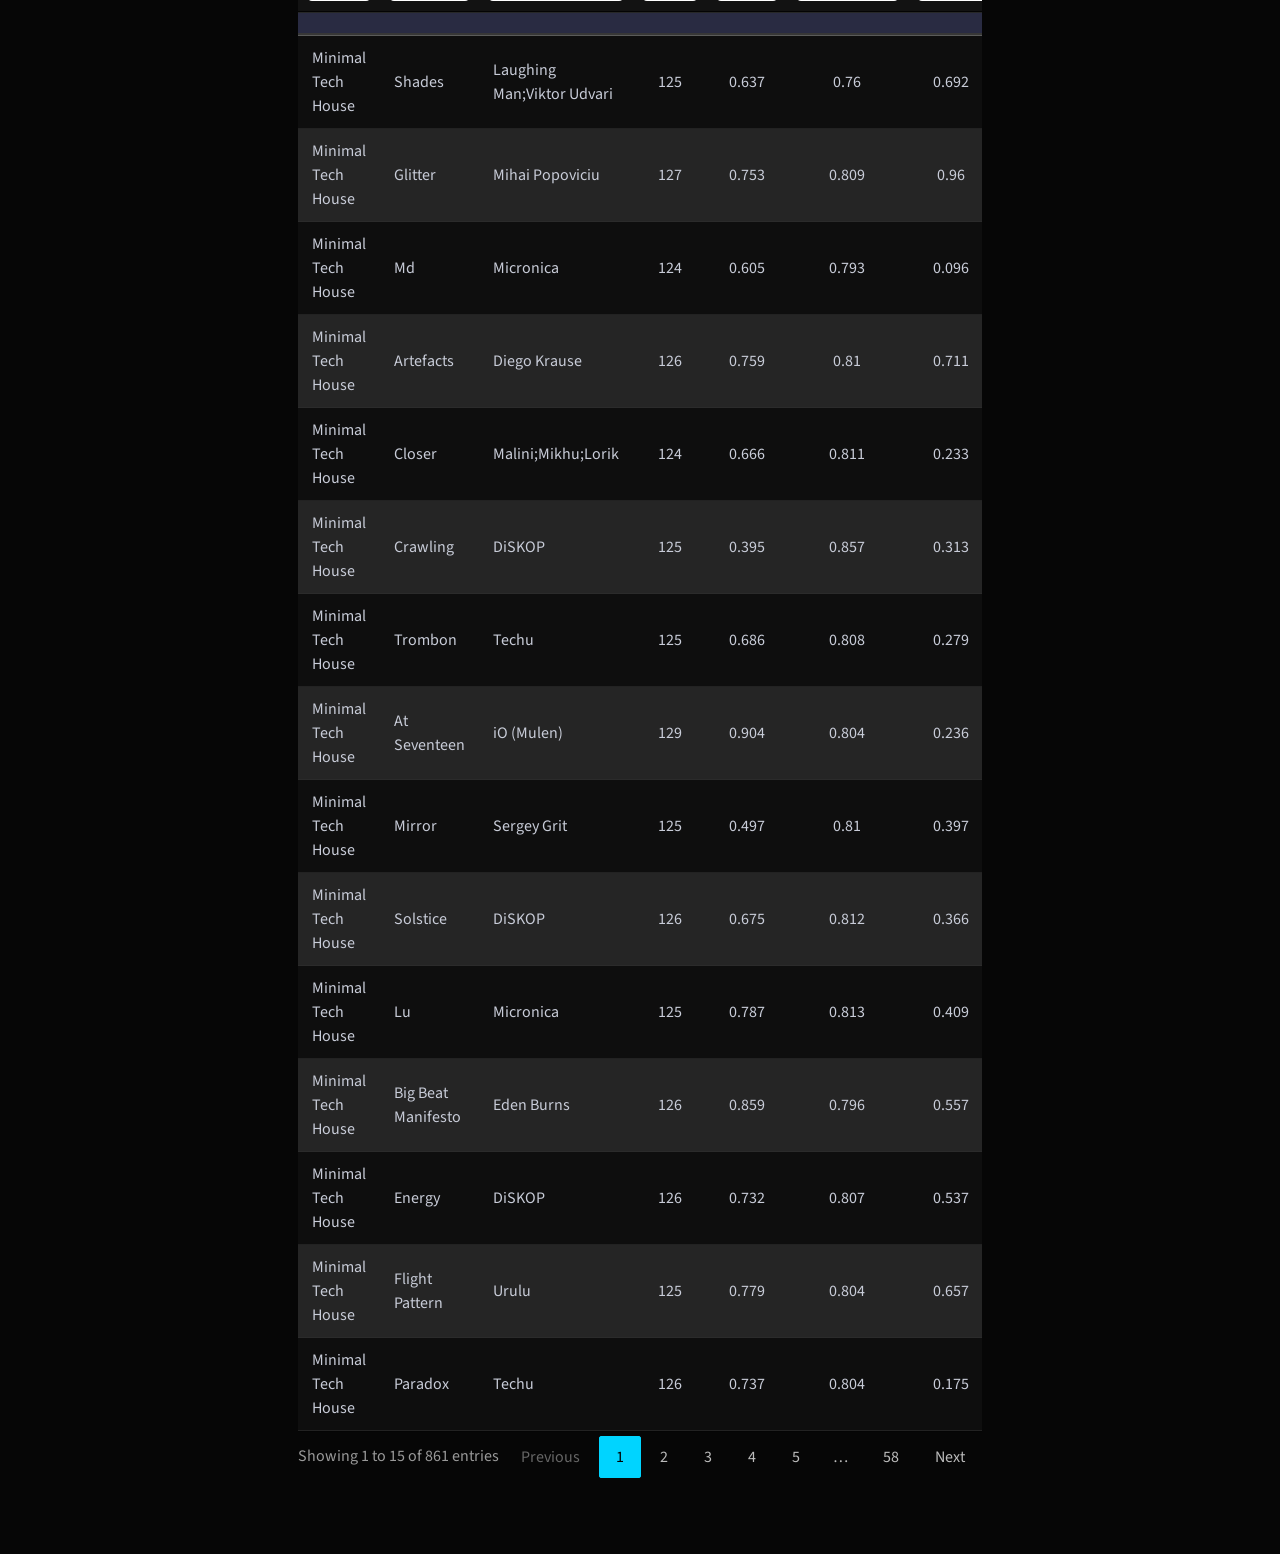
<file: docs/corpus.html>
<!DOCTYPE html>
<html xmlns="http://www.w3.org/1999/xhtml" lang="en" xml:lang="en"><head>

<meta charset="utf-8">
<meta name="generator" content="quarto-1.8.25">

<meta name="viewport" content="width=device-width, initial-scale=1.0, user-scalable=yes">


<title>Corpus – Groovy House vs Hard House</title>
<style>
code{white-space: pre-wrap;}
span.smallcaps{font-variant: small-caps;}
div.columns{display: flex; gap: min(4vw, 1.5em);}
div.column{flex: auto; overflow-x: auto;}
div.hanging-indent{margin-left: 1.5em; text-indent: -1.5em;}
ul.task-list{list-style: none;}
ul.task-list li input[type="checkbox"] {
  width: 0.8em;
  margin: 0 0.8em 0.2em -1em; /* quarto-specific, see https://github.com/quarto-dev/quarto-cli/issues/4556 */ 
  vertical-align: middle;
}
/* CSS for syntax highlighting */
html { -webkit-text-size-adjust: 100%; }
pre > code.sourceCode { white-space: pre; position: relative; }
pre > code.sourceCode > span { display: inline-block; line-height: 1.25; }
pre > code.sourceCode > span:empty { height: 1.2em; }
.sourceCode { overflow: visible; }
code.sourceCode > span { color: inherit; text-decoration: inherit; }
div.sourceCode { margin: 1em 0; }
pre.sourceCode { margin: 0; }
@media screen {
div.sourceCode { overflow: auto; }
}
@media print {
pre > code.sourceCode { white-space: pre-wrap; }
pre > code.sourceCode > span { text-indent: -5em; padding-left: 5em; }
}
pre.numberSource code
  { counter-reset: source-line 0; }
pre.numberSource code > span
  { position: relative; left: -4em; counter-increment: source-line; }
pre.numberSource code > span > a:first-child::before
  { content: counter(source-line);
    position: relative; left: -1em; text-align: right; vertical-align: baseline;
    border: none; display: inline-block;
    -webkit-touch-callout: none; -webkit-user-select: none;
    -khtml-user-select: none; -moz-user-select: none;
    -ms-user-select: none; user-select: none;
    padding: 0 4px; width: 4em;
  }
pre.numberSource { margin-left: 3em;  padding-left: 4px; }
div.sourceCode
  {   }
@media screen {
pre > code.sourceCode > span > a:first-child::before { text-decoration: underline; }
}
</style>


<script src="site_libs/quarto-nav/quarto-nav.js"></script>
<script src="site_libs/clipboard/clipboard.min.js"></script>
<script src="site_libs/quarto-search/autocomplete.umd.js"></script>
<script src="site_libs/quarto-search/fuse.min.js"></script>
<script src="site_libs/quarto-search/quarto-search.js"></script>
<meta name="quarto:offset" content="./">
<script src="site_libs/quarto-html/quarto.js" type="module"></script>
<script src="site_libs/quarto-html/tabsets/tabsets.js" type="module"></script>
<script src="site_libs/quarto-html/axe/axe-check.js" type="module"></script>
<script src="site_libs/quarto-html/popper.min.js"></script>
<script src="site_libs/quarto-html/tippy.umd.min.js"></script>
<script src="site_libs/quarto-html/anchor.min.js"></script>
<link href="site_libs/quarto-html/tippy.css" rel="stylesheet">
<link href="site_libs/quarto-html/quarto-syntax-highlighting-dark-707d8167ce6003fca903bfe2be84ab7f.css" rel="stylesheet" id="quarto-text-highlighting-styles">
<script src="site_libs/bootstrap/bootstrap.min.js"></script>
<link href="site_libs/bootstrap/bootstrap-icons.css" rel="stylesheet">
<link href="site_libs/bootstrap/bootstrap-e478859834df8f7b077fbd1dd3762a8b.min.css" rel="stylesheet" append-hash="true" id="quarto-bootstrap" data-mode="dark">
<script id="quarto-search-options" type="application/json">{
  "location": "navbar",
  "copy-button": false,
  "collapse-after": 3,
  "panel-placement": "end",
  "type": "overlay",
  "limit": 50,
  "keyboard-shortcut": [
    "f",
    "/",
    "s"
  ],
  "show-item-context": false,
  "language": {
    "search-no-results-text": "No results",
    "search-matching-documents-text": "matching documents",
    "search-copy-link-title": "Copy link to search",
    "search-hide-matches-text": "Hide additional matches",
    "search-more-match-text": "more match in this document",
    "search-more-matches-text": "more matches in this document",
    "search-clear-button-title": "Clear",
    "search-text-placeholder": "",
    "search-detached-cancel-button-title": "Cancel",
    "search-submit-button-title": "Submit",
    "search-label": "Search"
  }
}</script>
<style>html{ scroll-behavior: smooth; }</style>
<link href="site_libs/htmltools-fill-0.5.9/fill.css" rel="stylesheet">
<script src="site_libs/htmlwidgets-1.6.4/htmlwidgets.js"></script>
<link href="site_libs/datatables-css-0.0.0/datatables-crosstalk.css" rel="stylesheet">
<script src="site_libs/datatables-binding-0.34.0/datatables.js"></script>
<script src="site_libs/jquery-3.6.0/jquery-3.6.0.min.js"></script>
<link href="site_libs/dt-core-1.13.6/css/jquery.dataTables.min.css" rel="stylesheet">
<link href="site_libs/dt-core-1.13.6/css/jquery.dataTables.extra.css" rel="stylesheet">
<script src="site_libs/dt-core-1.13.6/js/jquery.dataTables.min.js"></script>
<link href="site_libs/nouislider-7.0.10/jquery.nouislider.min.css" rel="stylesheet">
<script src="site_libs/nouislider-7.0.10/jquery.nouislider.min.js"></script>
<link href="site_libs/selectize-0.12.0/selectize.bootstrap3.css" rel="stylesheet">
<script src="site_libs/selectize-0.12.0/selectize.min.js"></script>
<link href="site_libs/crosstalk-1.2.2/css/crosstalk.min.css" rel="stylesheet">
<script src="site_libs/crosstalk-1.2.2/js/crosstalk.min.js"></script>


<link rel="stylesheet" href="style.css">
</head>

<body class="floating nav-fixed quarto-light">

<div id="quarto-search-results"></div>
  <header id="quarto-header" class="headroom fixed-top">
    <nav class="navbar navbar-expand-lg " data-bs-theme="dark">
      <div class="navbar-container container-fluid">
      <div class="navbar-brand-container mx-auto">
    <a href="./index.html" class="navbar-brand navbar-brand-logo">
    </a>
    <a class="navbar-brand" href="./index.html">
    <span class="navbar-title">Groovy House vs Hard House</span>
    </a>
  </div>
            <div id="quarto-search" class="" title="Search"></div>
          <button class="navbar-toggler" type="button" data-bs-toggle="collapse" data-bs-target="#navbarCollapse" aria-controls="navbarCollapse" role="menu" aria-expanded="false" aria-label="Toggle navigation" onclick="if (window.quartoToggleHeadroom) { window.quartoToggleHeadroom(); }">
  <span class="navbar-toggler-icon"></span>
</button>
          <div class="collapse navbar-collapse" id="navbarCollapse">
            <ul class="navbar-nav navbar-nav-scroll me-auto">
  <li class="nav-item">
    <a class="nav-link" href="./index.html"> 
<span class="menu-text">About</span></a>
  </li>  
  <li class="nav-item">
    <a class="nav-link active" href="./corpus.html" aria-current="page"> 
<span class="menu-text">Corpus</span></a>
  </li>  
  <li class="nav-item">
    <a class="nav-link" href="./week8.html"> 
<span class="menu-text">Week 8</span></a>
  </li>  
  <li class="nav-item">
    <a class="nav-link" href="./week9.html"> 
<span class="menu-text">Week 9</span></a>
  </li>  
  <li class="nav-item">
    <a class="nav-link" href="./week10.html"> 
<span class="menu-text">Week 10</span></a>
  </li>  
  <li class="nav-item">
    <a class="nav-link" href="./week11.html"> 
<span class="menu-text">Week 11</span></a>
  </li>  
  <li class="nav-item">
    <a class="nav-link" href="./week12.html"> 
<span class="menu-text">Week 12</span></a>
  </li>  
  <li class="nav-item">
    <a class="nav-link" href="./conclusion.html"> 
<span class="menu-text">Conclusion</span></a>
  </li>  
</ul>
            <ul class="navbar-nav navbar-nav-scroll ms-auto">
  <li class="nav-item compact">
    <a class="nav-link" href="https://github.com/abelvestering/Computational_Musicology/"> <i class="bi bi-github" role="img">
</i> 
<span class="menu-text"></span></a>
  </li>  
</ul>
          </div> <!-- /navcollapse -->
            <div class="quarto-navbar-tools">
</div>
      </div> <!-- /container-fluid -->
    </nav>
</header>
<!-- content -->
<div id="quarto-content" class="quarto-container page-columns page-rows-contents page-layout-article page-navbar">
<!-- sidebar -->
  <nav id="quarto-sidebar" class="sidebar collapse collapse-horizontal quarto-sidebar-collapse-item sidebar-navigation floating overflow-auto">
    <nav id="TOC" role="doc-toc" class="toc-active">
    <h2 id="toc-title">On this page</h2>
   
  <ul>
  <li><a href="#the-two-playlists" id="toc-the-two-playlists" class="nav-link active" data-scroll-target="#the-two-playlists">The Two Playlists</a>
  <ul class="collapse">
  <li><a href="#groovy-minimal-house" id="toc-groovy-minimal-house" class="nav-link" data-scroll-target="#groovy-minimal-house">Groovy Minimal House</a></li>
  <li><a href="#club-heartbroken" id="toc-club-heartbroken" class="nav-link" data-scroll-target="#club-heartbroken">Club Heartbroken</a></li>
  </ul></li>
  <li><a href="#full-corpus-explorer" id="toc-full-corpus-explorer" class="nav-link" data-scroll-target="#full-corpus-explorer">Full Corpus Explorer</a></li>
  </ul>
</nav>
</nav>
<div id="quarto-sidebar-glass" class="quarto-sidebar-collapse-item" data-bs-toggle="collapse" data-bs-target=".quarto-sidebar-collapse-item"></div>
<!-- margin-sidebar -->
    <div id="quarto-margin-sidebar" class="sidebar margin-sidebar zindex-bottom">
    </div>
<!-- main -->
<main class="content" id="quarto-document-content">

<header id="title-block-header" class="quarto-title-block default">
<div class="quarto-title">
<div class="quarto-title-block"><div><h1 class="title">Corpus</h1><button type="button" class="btn code-tools-button" id="quarto-code-tools-source"><i class="bi"></i> Code</button></div></div>
</div>



<div class="quarto-title-meta">

    
  
    
  </div>
  


</header>


<section id="the-two-playlists" class="level2">
<h2 class="anchored" data-anchor-id="the-two-playlists">The Two Playlists</h2>
<p>The corpus consists of 861 tracks drawn from two Spotify playlists, each representing one end of the EDM energy spectrum. Both playlists were exported using Exportify and enriched with Spotify’s audio features via the API. The Groovy Minimal House playlist was selected for its representation of restrained, groove-driven electronic music, while Club Heartbroken captures the high-intensity side of the spectrum. Both playlists are embedded below for listening reference.</p>
<section id="groovy-minimal-house" class="level3">
<h3 class="anchored" data-anchor-id="groovy-minimal-house">Groovy Minimal House</h3>
<p><span class="genre-tag minimal">536 tracks, hypnotic basslines, groove-driven repetition</span></p>
<iframe style="border-radius:12px" src="https://open.spotify.com/embed/playlist/2Alz8zsZFJLzDthh37proC?utm_source=generator" width="100%" height="352" frameborder="0" allowfullscreen="" allow="autoplay; clipboard-write; encrypted-media; fullscreen; picture-in-picture" loading="lazy">
</iframe>
</section>
<section id="club-heartbroken" class="level3">
<h3 class="anchored" data-anchor-id="club-heartbroken">Club Heartbroken</h3>
<p><span class="genre-tag hard">325 tracks, aggressive kicks, maximal compression</span></p>
<iframe style="border-radius:12px" src="https://open.spotify.com/embed/playlist/5uOkatltA5XM6mN4HHeIT6?utm_source=generator" width="100%" height="352" frameborder="0" allowfullscreen="" allow="autoplay; clipboard-write; encrypted-media; fullscreen; picture-in-picture" loading="lazy">
</iframe>
</section>
</section>
<section id="full-corpus-explorer" class="level2">
<h2 class="anchored" data-anchor-id="full-corpus-explorer">Full Corpus Explorer</h2>
<p>The table below contains all 861 tracks with their Spotify audio features. Use the column filters to search by genre, artist, or feature range.</p>
<div class="cell">
<div class="cell-output-display">
<div class="datatables html-widget html-fill-item" id="htmlwidget-279ed6382fb01dbfbb87" style="width:100%;height:auto;"></div>
<script type="application/json" data-for="htmlwidget-279ed6382fb01dbfbb87">{"x":{"filter":"top","vertical":false,"filterHTML":"<tr>\n  <td data-type=\"character\" style=\"vertical-align: top;\">\n    <div class=\"form-group has-feedback\" style=\"margin-bottom: auto;\">\n      <input type=\"search\" placeholder=\"All\" class=\"form-control\" style=\"width: 100%;\"/>\n      <span class=\"glyphicon glyphicon-remove-circle form-control-feedback\"><\/span>\n    <\/div>\n  <\/td>\n  <td data-type=\"character\" style=\"vertical-align: top;\">\n    <div class=\"form-group has-feedback\" style=\"margin-bottom: auto;\">\n      <input type=\"search\" placeholder=\"All\" class=\"form-control\" style=\"width: 100%;\"/>\n      <span class=\"glyphicon glyphicon-remove-circle form-control-feedback\"><\/span>\n    <\/div>\n  <\/td>\n  <td data-type=\"character\" style=\"vertical-align: top;\">\n    <div class=\"form-group has-feedback\" style=\"margin-bottom: auto;\">\n      <input type=\"search\" placeholder=\"All\" class=\"form-control\" style=\"width: 100%;\"/>\n      <span class=\"glyphicon glyphicon-remove-circle form-control-feedback\"><\/span>\n    <\/div>\n  <\/td>\n  <td data-type=\"number\" style=\"vertical-align: top;\">\n    <div class=\"form-group has-feedback\" style=\"margin-bottom: auto;\">\n      <input type=\"search\" placeholder=\"All\" class=\"form-control\" style=\"width: 100%;\"/>\n      <span class=\"glyphicon glyphicon-remove-circle form-control-feedback\"><\/span>\n    <\/div>\n    <div style=\"display: none;position: absolute;width: 200px;opacity: 1\">\n      <div data-min=\"75\" data-max=\"165\" data-scale=\"1\"><\/div>\n      <span style=\"float: left;\"><\/span>\n      <span style=\"float: right;\"><\/span>\n    <\/div>\n  <\/td>\n  <td data-type=\"number\" style=\"vertical-align: top;\">\n    <div class=\"form-group has-feedback\" style=\"margin-bottom: auto;\">\n      <input type=\"search\" placeholder=\"All\" class=\"form-control\" style=\"width: 100%;\"/>\n      <span class=\"glyphicon glyphicon-remove-circle form-control-feedback\"><\/span>\n    <\/div>\n    <div style=\"display: none;position: absolute;width: 200px;opacity: 1\">\n      <div data-min=\"0.263\" data-max=\"1\" data-scale=\"3\"><\/div>\n      <span style=\"float: left;\"><\/span>\n      <span style=\"float: right;\"><\/span>\n    <\/div>\n  <\/td>\n  <td data-type=\"number\" style=\"vertical-align: top;\">\n    <div class=\"form-group has-feedback\" style=\"margin-bottom: auto;\">\n      <input type=\"search\" placeholder=\"All\" class=\"form-control\" style=\"width: 100%;\"/>\n      <span class=\"glyphicon glyphicon-remove-circle form-control-feedback\"><\/span>\n    <\/div>\n    <div style=\"display: none;position: absolute;width: 200px;opacity: 1\">\n      <div data-min=\"0.36\" data-max=\"0.971\" data-scale=\"3\"><\/div>\n      <span style=\"float: left;\"><\/span>\n      <span style=\"float: right;\"><\/span>\n    <\/div>\n  <\/td>\n  <td data-type=\"number\" style=\"vertical-align: top;\">\n    <div class=\"form-group has-feedback\" style=\"margin-bottom: auto;\">\n      <input type=\"search\" placeholder=\"All\" class=\"form-control\" style=\"width: 100%;\"/>\n      <span class=\"glyphicon glyphicon-remove-circle form-control-feedback\"><\/span>\n    <\/div>\n    <div style=\"display: none;position: absolute;width: 200px;opacity: 1\">\n      <div data-min=\"0.036\" data-max=\"0.971\" data-scale=\"3\"><\/div>\n      <span style=\"float: left;\"><\/span>\n      <span style=\"float: right;\"><\/span>\n    <\/div>\n  <\/td>\n  <td data-type=\"number\" style=\"vertical-align: top;\">\n    <div class=\"form-group has-feedback\" style=\"margin-bottom: auto;\">\n      <input type=\"search\" placeholder=\"All\" class=\"form-control\" style=\"width: 100%;\"/>\n      <span class=\"glyphicon glyphicon-remove-circle form-control-feedback\"><\/span>\n    <\/div>\n    <div style=\"display: none;position: absolute;width: 200px;opacity: 1\">\n      <div data-min=\"-20.7\" data-max=\"-2.5\" data-scale=\"1\"><\/div>\n      <span style=\"float: left;\"><\/span>\n      <span style=\"float: right;\"><\/span>\n    <\/div>\n  <\/td>\n  <td data-type=\"number\" style=\"vertical-align: top;\">\n    <div class=\"form-group has-feedback\" style=\"margin-bottom: auto;\">\n      <input type=\"search\" placeholder=\"All\" class=\"form-control\" style=\"width: 100%;\"/>\n      <span class=\"glyphicon glyphicon-remove-circle form-control-feedback\"><\/span>\n    <\/div>\n    <div style=\"display: none;position: absolute;width: 200px;opacity: 1\">\n      <div data-min=\"0\" data-max=\"81\"><\/div>\n      <span style=\"float: left;\"><\/span>\n      <span style=\"float: right;\"><\/span>\n    <\/div>\n  <\/td>\n<\/tr>","data":[["Minimal Tech House","Minimal Tech House","Minimal Tech House","Minimal Tech House","Minimal Tech House","Minimal Tech House","Minimal Tech House","Minimal Tech House","Minimal Tech House","Minimal Tech House","Minimal Tech House","Minimal Tech House","Minimal Tech House","Minimal Tech House","Minimal Tech House","Minimal Tech House","Minimal Tech House","Minimal Tech House","Minimal Tech House","Minimal Tech House","Minimal Tech House","Minimal Tech House","Minimal Tech House","Minimal Tech House","Minimal Tech House","Minimal Tech House","Minimal Tech House","Minimal Tech House","Minimal Tech House","Minimal Tech House","Minimal Tech House","Minimal Tech House","Minimal Tech House","Minimal Tech House","Minimal Tech House","Minimal Tech House","Minimal Tech House","Minimal Tech House","Minimal Tech House","Minimal Tech House","Minimal Tech House","Minimal Tech House","Minimal Tech House","Minimal Tech House","Minimal Tech House","Minimal Tech House","Minimal Tech House","Minimal Tech House","Minimal Tech House","Minimal Tech House","Minimal Tech House","Minimal Tech House","Minimal Tech House","Minimal Tech House","Minimal Tech House","Minimal Tech House","Minimal Tech House","Minimal Tech House","Minimal Tech House","Minimal Tech House","Minimal Tech House","Minimal Tech House","Minimal Tech House","Minimal Tech House","Minimal Tech House","Minimal Tech House","Minimal Tech House","Minimal Tech House","Minimal Tech House","Minimal Tech House","Minimal Tech House","Minimal Tech House","Minimal Tech House","Minimal Tech House","Minimal Tech House","Minimal Tech House","Minimal Tech House","Minimal Tech House","Minimal Tech House","Minimal Tech House","Minimal Tech House","Minimal Tech House","Minimal Tech House","Minimal Tech House","Minimal Tech House","Minimal Tech House","Minimal Tech House","Minimal Tech House","Minimal Tech House","Minimal Tech House","Minimal Tech House","Minimal Tech House","Minimal Tech House","Minimal Tech House","Minimal Tech House","Minimal Tech House","Minimal Tech House","Minimal Tech House","Minimal Tech House","Minimal Tech House","Minimal Tech House","Minimal Tech House","Minimal Tech House","Minimal Tech House","Minimal Tech House","Minimal Tech House","Minimal Tech House","Minimal Tech House","Minimal Tech House","Minimal Tech House","Minimal Tech House","Minimal Tech House","Minimal Tech House","Minimal Tech House","Minimal Tech House","Minimal Tech House","Minimal Tech House","Minimal Tech House","Minimal Tech House","Minimal Tech House","Minimal Tech House","Minimal Tech House","Minimal Tech House","Minimal Tech House","Minimal Tech House","Minimal Tech House","Minimal Tech House","Minimal Tech House","Minimal Tech House","Minimal Tech House","Minimal Tech House","Minimal Tech House","Minimal Tech House","Minimal Tech House","Minimal Tech House","Minimal Tech House","Minimal Tech House","Minimal Tech House","Minimal Tech House","Minimal Tech House","Minimal Tech House","Minimal Tech House","Minimal Tech House","Minimal Tech House","Minimal Tech House","Minimal Tech House","Minimal Tech House","Minimal Tech House","Minimal Tech House","Minimal Tech House","Minimal Tech House","Minimal Tech House","Minimal Tech House","Minimal Tech House","Minimal Tech House","Minimal Tech House","Minimal Tech House","Minimal Tech House","Minimal Tech House","Minimal Tech House","Minimal Tech House","Minimal Tech House","Minimal Tech House","Minimal Tech House","Minimal Tech House","Minimal Tech House","Minimal Tech House","Minimal Tech House","Minimal Tech House","Minimal Tech House","Minimal Tech House","Minimal Tech House","Minimal Tech House","Minimal Tech House","Minimal Tech House","Minimal Tech House","Minimal Tech House","Minimal Tech House","Minimal Tech House","Minimal Tech House","Minimal Tech House","Minimal Tech House","Minimal Tech House","Minimal Tech House","Minimal Tech House","Minimal Tech House","Minimal Tech House","Minimal Tech House","Minimal Tech House","Minimal Tech House","Minimal Tech House","Minimal Tech House","Minimal Tech House","Minimal Tech House","Minimal Tech House","Minimal Tech House","Minimal Tech House","Minimal Tech House","Minimal Tech House","Minimal Tech House","Minimal Tech House","Minimal Tech House","Minimal Tech House","Minimal Tech House","Minimal Tech House","Minimal Tech House","Minimal Tech House","Minimal Tech House","Minimal Tech House","Minimal Tech House","Minimal Tech House","Minimal Tech House","Minimal Tech House","Minimal Tech House","Minimal Tech House","Minimal Tech House","Minimal Tech House","Minimal Tech House","Minimal Tech House","Minimal Tech House","Minimal Tech House","Minimal Tech House","Minimal Tech House","Minimal Tech House","Minimal Tech House","Minimal Tech House","Minimal Tech House","Minimal Tech House","Minimal Tech House","Minimal Tech House","Minimal Tech House","Minimal Tech House","Minimal Tech House","Minimal Tech House","Minimal Tech House","Minimal Tech House","Minimal Tech House","Minimal Tech House","Minimal Tech House","Minimal Tech House","Minimal Tech House","Minimal Tech House","Minimal Tech House","Minimal Tech House","Minimal Tech House","Minimal Tech House","Minimal Tech House","Minimal Tech House","Minimal Tech House","Minimal Tech House","Minimal Tech House","Minimal Tech House","Minimal Tech House","Minimal Tech House","Minimal Tech House","Minimal Tech House","Minimal Tech House","Minimal Tech House","Minimal Tech House","Minimal Tech House","Minimal Tech House","Minimal Tech House","Minimal Tech House","Minimal Tech House","Minimal Tech House","Minimal Tech House","Minimal Tech House","Minimal Tech House","Minimal Tech House","Minimal Tech House","Minimal Tech House","Minimal Tech House","Minimal Tech House","Minimal Tech House","Minimal Tech House","Minimal Tech House","Minimal Tech House","Minimal Tech House","Minimal Tech House","Minimal Tech House","Minimal Tech House","Minimal Tech House","Minimal Tech House","Minimal Tech House","Minimal Tech House","Minimal Tech House","Minimal Tech House","Minimal Tech House","Minimal Tech House","Minimal Tech House","Minimal Tech House","Minimal Tech House","Minimal Tech House","Minimal Tech House","Minimal Tech House","Minimal Tech House","Minimal Tech House","Minimal Tech House","Minimal Tech House","Minimal Tech House","Minimal Tech House","Minimal Tech House","Minimal Tech House","Minimal Tech House","Minimal Tech House","Minimal Tech House","Minimal Tech House","Minimal Tech House","Minimal Tech House","Minimal Tech House","Minimal Tech House","Minimal Tech House","Minimal Tech House","Minimal Tech House","Minimal Tech House","Minimal Tech House","Minimal Tech House","Minimal Tech House","Minimal Tech House","Minimal Tech House","Minimal Tech House","Minimal Tech House","Minimal Tech House","Minimal Tech House","Minimal Tech House","Minimal Tech House","Minimal Tech House","Minimal Tech House","Minimal Tech House","Minimal Tech House","Minimal Tech House","Minimal Tech House","Minimal Tech House","Minimal Tech House","Minimal Tech House","Minimal Tech House","Minimal Tech House","Minimal Tech House","Minimal Tech House","Minimal Tech House","Minimal Tech House","Minimal Tech House","Minimal Tech House","Minimal Tech House","Minimal Tech House","Minimal Tech House","Minimal Tech House","Minimal Tech House","Minimal Tech House","Minimal Tech House","Minimal Tech House","Minimal Tech House","Minimal Tech House","Minimal Tech House","Minimal Tech House","Minimal Tech House","Minimal Tech House","Minimal Tech House","Minimal Tech House","Minimal Tech House","Minimal Tech House","Minimal Tech House","Minimal Tech House","Minimal Tech House","Minimal Tech House","Minimal Tech House","Minimal Tech House","Minimal Tech House","Minimal Tech House","Minimal Tech House","Minimal Tech House","Minimal Tech House","Minimal Tech House","Minimal Tech House","Minimal Tech House","Minimal Tech House","Minimal Tech House","Minimal Tech House","Minimal Tech House","Minimal Tech House","Minimal Tech House","Minimal Tech House","Minimal Tech House","Minimal Tech House","Minimal Tech House","Minimal Tech House","Minimal Tech House","Minimal Tech House","Minimal Tech House","Minimal Tech House","Minimal Tech House","Minimal Tech House","Minimal Tech House","Minimal Tech House","Minimal Tech House","Minimal Tech House","Minimal Tech House","Minimal Tech House","Minimal Tech House","Minimal Tech House","Minimal Tech House","Minimal Tech House","Minimal Tech House","Minimal Tech House","Minimal Tech House","Minimal Tech House","Minimal Tech House","Minimal Tech House","Minimal Tech House","Minimal Tech House","Minimal Tech House","Minimal Tech House","Minimal Tech House","Minimal Tech House","Minimal Tech House","Minimal Tech House","Minimal Tech House","Minimal Tech House","Minimal Tech House","Minimal Tech House","Minimal Tech House","Minimal Tech House","Minimal Tech House","Minimal Tech House","Minimal Tech House","Minimal Tech House","Minimal Tech House","Minimal Tech House","Minimal Tech House","Minimal Tech House","Minimal Tech House","Minimal Tech House","Minimal Tech House","Minimal Tech House","Minimal Tech House","Minimal Tech House","Minimal Tech House","Minimal Tech House","Minimal Tech House","Minimal Tech House","Minimal Tech House","Minimal Tech House","Minimal Tech House","Minimal Tech House","Minimal Tech House","Minimal Tech House","Minimal Tech House","Minimal Tech House","Minimal Tech House","Minimal Tech House","Minimal Tech House","Minimal Tech House","Minimal Tech House","Minimal Tech House","Minimal Tech House","Minimal Tech House","Minimal Tech House","Minimal Tech House","Minimal Tech House","Minimal Tech House","Minimal Tech House","Minimal Tech House","Minimal Tech House","Minimal Tech House","Minimal Tech House","Minimal Tech House","Minimal Tech House","Minimal Tech House","Minimal Tech House","Minimal Tech House","Minimal Tech House","Minimal Tech House","Minimal Tech House","Minimal Tech House","Minimal Tech House","Minimal Tech House","Minimal Tech House","Minimal Tech House","Minimal Tech House","Minimal Tech House","Minimal Tech House","Minimal Tech House","Minimal Tech House","Minimal Tech House","Minimal Tech House","Minimal Tech House","Minimal Tech House","Minimal Tech House","Minimal Tech House","Minimal Tech House","Minimal Tech House","Minimal Tech House","Minimal Tech House","Minimal Tech House","Minimal Tech House","Minimal Tech House","Minimal Tech House","Minimal Tech House","Minimal Tech House","Minimal Tech House","Minimal Tech House","Minimal Tech House","Minimal Tech House","Minimal Tech House","Minimal Tech House","Minimal Tech House","Minimal Tech House","Minimal Tech House","Minimal Tech House","Minimal Tech House","Minimal Tech House","Minimal Tech House","Minimal Tech House","Minimal Tech House","Minimal Tech House","Minimal Tech House","Minimal Tech House","Minimal Tech House","Minimal Tech House","Minimal Tech House","Minimal Tech House","Minimal Tech House","Minimal Tech House","Minimal Tech House","Minimal Tech House","Minimal Tech House","Minimal Tech House","Minimal Tech House","Minimal Tech House","Minimal Tech House","Minimal Tech House","Minimal Tech House","Minimal Tech House","Minimal Tech House","Minimal Tech House","Minimal Tech House","Hard House","Hard House","Hard House","Hard House","Hard House","Hard House","Hard House","Hard House","Hard House","Hard House","Hard House","Hard House","Hard House","Hard House","Hard House","Hard House","Hard House","Hard House","Hard House","Hard House","Hard House","Hard House","Hard House","Hard House","Hard House","Hard House","Hard House","Hard House","Hard House","Hard House","Hard House","Hard House","Hard House","Hard House","Hard House","Hard House","Hard House","Hard House","Hard House","Hard House","Hard House","Hard House","Hard House","Hard House","Hard House","Hard House","Hard House","Hard House","Hard House","Hard House","Hard House","Hard House","Hard House","Hard House","Hard House","Hard House","Hard House","Hard House","Hard House","Hard House","Hard House","Hard House","Hard House","Hard House","Hard House","Hard House","Hard House","Hard House","Hard House","Hard House","Hard House","Hard House","Hard House","Hard House","Hard House","Hard House","Hard House","Hard House","Hard House","Hard House","Hard House","Hard House","Hard House","Hard House","Hard House","Hard House","Hard House","Hard House","Hard House","Hard House","Hard House","Hard House","Hard House","Hard House","Hard House","Hard House","Hard House","Hard House","Hard House","Hard House","Hard House","Hard House","Hard House","Hard House","Hard House","Hard House","Hard House","Hard House","Hard House","Hard House","Hard House","Hard House","Hard House","Hard House","Hard House","Hard House","Hard House","Hard House","Hard House","Hard House","Hard House","Hard House","Hard House","Hard House","Hard House","Hard House","Hard House","Hard House","Hard House","Hard House","Hard House","Hard House","Hard House","Hard House","Hard House","Hard House","Hard House","Hard House","Hard House","Hard House","Hard House","Hard House","Hard House","Hard House","Hard House","Hard House","Hard House","Hard House","Hard House","Hard House","Hard House","Hard House","Hard House","Hard House","Hard House","Hard House","Hard House","Hard House","Hard House","Hard House","Hard House","Hard House","Hard House","Hard House","Hard House","Hard House","Hard House","Hard House","Hard House","Hard House","Hard House","Hard House","Hard House","Hard House","Hard House","Hard House","Hard House","Hard House","Hard House","Hard House","Hard House","Hard House","Hard House","Hard House","Hard House","Hard House","Hard House","Hard House","Hard House","Hard House","Hard House","Hard House","Hard House","Hard House","Hard House","Hard House","Hard House","Hard House","Hard House","Hard House","Hard House","Hard House","Hard House","Hard House","Hard House","Hard House","Hard House","Hard House","Hard House","Hard House","Hard House","Hard House","Hard House","Hard House","Hard House","Hard House","Hard House","Hard House","Hard House","Hard House","Hard House","Hard House","Hard House","Hard House","Hard House","Hard House","Hard House","Hard House","Hard House","Hard House","Hard House","Hard House","Hard House","Hard House","Hard House","Hard House","Hard House","Hard House","Hard House","Hard House","Hard House","Hard House","Hard House","Hard House","Hard House","Hard House","Hard House","Hard House","Hard House","Hard House","Hard House","Hard House","Hard House","Hard House","Hard House","Hard House","Hard House","Hard House","Hard House","Hard House","Hard House","Hard House","Hard House","Hard House","Hard House","Hard House","Hard House","Hard House","Hard House","Hard House","Hard House","Hard House","Hard House","Hard House","Hard House","Hard House","Hard House","Hard House","Hard House","Hard House","Hard House","Hard House","Hard House","Hard House","Hard House","Hard House","Hard House","Hard House","Hard House","Hard House","Hard House","Hard House","Hard House","Hard House","Hard House","Hard House","Hard House","Hard House","Hard House","Hard House","Hard House","Hard House","Hard House","Hard House","Hard House","Hard House","Hard House","Hard House","Hard House","Hard House","Hard House","Hard House","Hard House","Hard House","Hard House","Hard House","Hard House","Hard House","Hard House","Hard House","Hard House","Hard House","Hard House","Hard House","Hard House"],["Shades","Glitter","Md","Artefacts","Closer","Crawling","Trombon","At Seventeen","Mirror","Solstice","Lu","Big Beat Manifesto","Energy","Flight Pattern","Paradox","Report","Into Magic","Berlin Bound - Michael James Remix","Luzern by Night","Riddle - Toman Remix","Spacey","Released In Sodomy","Quattro, pt. 1","Fantanized","Peace","New Life","Obsession","Pale Blue","Heritage","Calypso - Original Mix","Holiday - Ben Rau Meta Remix","Abotha - Mihai Popoviciu Remix","Mangrove - Original","E3","Sunset","Atlas","Megan - Original Mix","Air","Equinoxe","Varazslat","SFX / ORY","Paradise (feat. Insight)","New Life","HONOLULU","Polar","Nothing in Particular","The Swindle","Izé","Système Solaire","Bass Control","Out There","Expand","Brain Tornado","Fury's Laughter - Extended Mix","All Things Go - Original Mix","Rain","Wink - No Rules (UK) Remix","Brick","Alright","Spiral","Hope","Swerve - Original Mix","Instate - Original Mix","Mind Blank - Original Mix","Stick Out","Focus","Cassandra - Original Mix","Jam on the moon - Limitu &amp; Jesse Maas Remix","You Know It's Alright","Black Men &amp; White - Original Mix","Jus Dance (Christian Nielsen Remix) [Mixed]","Pacific","No Way!","Bocado","Sleepy Rhythm","What Is This","A New Day","The Inner Truth","Planet 34","Thank U - Rossi. Remix","Dub Inventions: A1","One Morning In Staines","Telegram - Original Mix","Catch This","Citron","Freya","Distance","Classroom","Detune - AWSI Retuned Remix","Luna Llena","Rabona","Arcade","Orion - Luci's Travel","Track Ten","Funky Mood","Sundance","Gingo Biloba","Fresh","Passing By - Roger Gerressen Remix","Reflect","Planitz Proposal","Basic Needs","lantern (Marko Furstenberg reshape)","No Image","Plankton","Supreme Blue","Delirio","Ease My Mind (feat. The Smoothness)","Timewriter","Shine Bright","What U Want - Chris Stussy &amp; Djoko aka Kolter Remix","For Your Health","Honorus","Rise Together","Graceful","Ikarus","Dialer","Hooked on You","Washed Away","Inside of You - Chris Stussy &amp; Djoko aka Kolter Remix","Acid Paradise","Overflow","Spank the Wurli","Archway - Silverlining Remix","Calea mea - Original Mix","Beliefs - Patryk Molinari Remix","All She Wants Is - Markus Fix Remix","Let's Talk","Reponce Profonde","Metro","Evolution","Amnesia","Desire","Hypnotise - East End Dubs Remix","First Plate 2","Momentum","Ventura","Diplo","Prima","No Going Back","Penthouse Boogie","Otro Mundo","Assembling Pieces","E Fix","Sapphire - Mikhu Remix","Check Check - Mihai Popoviciu Remix","Ultramarin","CN Tower","Passing By","Melted","Deja vu","Fade","Indica Mornings - Ben Rau Remix","Solid Moonshine - Original Mix","Shades - Teluric Remix","Overcome","Good Morning","Communication","Looped Reflections - Laughing Man's Terminal Edit","Floating in Space","Moving Dub - Deep Spelle Remix","On Falling","Planetarium","Savon","Insomnie","Move Dub - Steve O'Sullivan Remix","Foreal - Seb Zito Remix","Soul Is Life - Mihai Popoviciu Remix","Accomodation","House For All - Original Mix","Juicy Street","Hostom ZZZ, pt. 3","Hostom001, pt. 2","Hostom002, pt. 1","Cotton Candy","Rave Vision","Politics Of Dancing X Djebali","First New Dance - Original Mix","Apoplex","Ra","Mindshift","Serious - Original Mix","Senses","Take It There","Mislead","Airflow","Selfless State","Tunnelvision","Brooklyn Tears","Flashback - Original Mix","Confusion - Original Mix","Wild Thing - Original Mix","Ricochet - Original Mix","Believer - Original","The Message - Original Mix","Paradise - Original","Latitude Zero - Sublee 44.4268 N Remix","Nene","Junktion","Tars","Deep In Dub (Zzzzra Minimal Techno)","Aircross","MOi 07 A","MOi 07 B","MOI006 A","Ritual of the Body - Club Mix","Don't Dribble - Radio Version","Vacum","A","Boost","Worldwide","High Hill","Heartbreaker","Deeply","Scania - S.A.M. Reshape","Bloom","After Storm","003_Police","002_Police","49.3","Maraboutage","Wellington","Take Over","Spre Nicaieri","Target - Original Mix","Ban","Year Since","Awake","Break From Life","Dune Sea","Great Notice","Head Under The Waves","Sirena - Original Mix","Pushin","Tangomango - Soundopamine Remix","Anatomy - Soundopamine Remix","Outerspace - Soundopamine Remix","Ia-o la Padure","Dopamin","Mini Drive","District","QR - Radio Version","For the First Time - M.a.s. Zizu in Evolution","Persona","Missed Call","What U Want - Chris Stussy &amp; Djoko a.k.a Kolter Remix","Close to the Edge","Rose's Night Out - Mateo Dufour Remix","What's In Your Head - Ali Nasser's Timeless Remix","I Want You","Blissed Out","Improvise at Noon","Emergency Grooves","Zoom","MOi 10 B","Inner Voice","Escape Artist - Daniel Broesecke","Turbulente - Original Mix","Reusable","N&amp;B","2am","Bread Butter Noodles Spice","Una Y Nada","Mr. Mailman","Futurist","A Night At Tropicana Club","Don't Push It Too Far","Danger","Immortal Techniques","Rare Pleasures","Heart Rate Expire","Crop Circles","Slate Range","Artist","Warm Darkness - Original Mix","Orion","Tochigi Descent","Spellbound","Lost And Found","Aquarius","Shiitake","The Five Dimensional Door","Safari - Original mix","Reflux - Original Mix","B","MOI004 A","Pavonine","Blow Up","Boss 303 - Silat Beksi Remix","Boundaries","Acid Rain","Tangeray","Under The Influence","Bloomer","Soleness","Piton","Kick It","Automatic","Simetric","We Go A Deep Way - HouseRiders Remix","Bass Invasion","Hesitation","She Likes To Dance","I Want I Need","Weiss - Original Mix","Shimmer","Dublearic Rhythm","Bright","Come the Morning - Havantepe Remix","Pulsaţii Profunde - S.A.M. Remix","Social - Original Mix","Bring the Acid","Poison Ivy - Original Mix","Mr DJ","Metròpolis - Original Mix","HTC - Original Mix","Keep Bustin' - Short Version","Flirt","Feel The Music","Aaaiii - Re-Edit","Medown - Remastered","Schillerkiez - Burnski Remix","Moment - Losoul Remix","Xstasy","Blueshift","Ghost - Zorg Remix","Like Really","Released Dubb - Mihai Popoviciu Radio Edit","Rustik - Original Mix","Desp","Mount Gnom","What Is The Point","Friki","Gone","Soul","Tristesse","Allure","Dezarhiva","Controlled Movements","Oh Oui - Original Mix","Lip Service - SIT Remix","Sine Up Here","Transmit","Transverse","Methodolgy - Anas M Remix","Undelivered Package","Biotopia","Funk Foot - Original Mix","Irisation","Refraction","Mesura - Swoy Remix","Frame","Slingshot","Solar","Different Angle","Good Times","Imagine That","Can't Escape - Giammarco Orsini Remix","Tevoim - Original Mix","Dawn Broke","Conrado - iO (Mulen) Remix","Pressure Kicks in","Forest Life","Descent - Original Mix","So Sick And Tired","Hyperfunk","Hooligan 69","Open Minded","Korab","Rtanj","Solitude","Fonk!","Vem Mulher","Distance","Smooth Summer Nights","Time For Freakness","Bad Manners","Avenue","Bird's-eye","Lucid Dreaming","Midnight Beach","Under the Bridge","Crisp","Ju - Traumer Sunset Mix","The Story Of Us - Original Mix","Letter For Poly - Original Mix","Whore House","Hear Dis Sound - Per Hammar Remix","Hear Dis Sound - Original 1999 Mix","Senior - Radio Underground","Fairground - Jesse Maas Remix Edit","Camille - DJ Honesty Remix","Feel It","Lijnbaan Dubb","Lystopad","It's My Beat - Extended Mix","Blast","Tira A Roupa - Putaria Mix","Do it Again","Bloody Mary","No Turning Back","Bad Ass Green Go","Congarama - Glenn Gonzalez Remix","Asid Droppa - Karl Lingard Remix","Messenger","Waitin' - Edit","Montparnasse 2 Am","Night Flight - Psychemagik Remix","Bermuda Triangle","Move Dub - Traumer Remix","July Apointment","Talking Whatever","Scania","The Foolish &amp; The Senseless Alike","Rhythm Spirit","Helicopter - Eddie's Smooth Landing Mix","Deep Revolution","Zero-G","Strong Force","Bim Bam Boum - Mihai Popoviciu Remix","Spring Jenny","Appease - Edit","Scape - Edit","Step Forward","Nimrod","PlayBooyz","Fukai","Hachi - Short Version","Tribal Dub","Elevator Funk","Composition","Midnight Sensation","Why You Leam?","MOi 09 A","MOi 09 B","Get The Clock","Duality - BDTom Remix - Mixed","Static Motion - Mixed","Southern South","Shut Up And Stay Home","Bog","Elephant Footsteps","Does It Feel Good Baby - No Ears dub","Fernweh - Mixed","Context","Neptune","Flex","Vivipera","Psk","Debut","Free Your Mind","Vibe Unlocked","Wacky","Steezy","What is a disc jockey","Groove with It","La Musique","Where are you now","Lose Myself","Long Gone - Original Mix","Black Soul","Be Your Love","Gigantic Impossibly Large - NYC Dub","Space Machine","Sleeping Dogs","Temptation","Buenos Momentos - Original Stereo Mix","Momentos Oscuras - Iberican dark mix","Buenos Beats - Chu's Mucho Drums Mix","Lights Off!","Water","Wisdom Track","Air","Mystic Dune","Zwo Fremde","New Sensations","People - Radio Edit","Currents","Rider On The Storm","Stranger to No One","Gigantic Impossibly Large - NYC Dub","Fallenquas","Lucy","Symmetry","DMDU","Dominanta - Edit","Disposer","Had To - Radio","Sentient - Intro Dub","Passage of Time","Immersive","Submerged Souls","Underwater Tunnel - Radio Mix","Alacazam - Genning Remix","Welcome to The","Come the Morning","Sunrise","Timeless","Celestial Drift","Specia","Deep Beat","Teleferico","Believe in Me","Texture","Paraglider","Hamu","First Stroke - Edit","Love Story - Mixed","Remember Me","After the Afterparty","God Damn Jazzy - Original Mix","Tinto!","Everlast","Rising Sirius","India In Me","Waiting","Park of Cultures","Playgrounds","Ones in a Moon Dub - Edit","Nothing Personal","Dema - Delano Smith Transit Dub","Cola Beach","You Are Always in My Heart - Mixed","Air Race","Caveman","Khosta","Kintsugi","Turquoise","Winds of Saturn - Second Cloud Deck - Mixed","Stay","Hereby We","Poverty Point - Mixed","The Ghetto","Volipe Pulse","Small Dawg","Poverty Point","U Found Out - Tony De Vit Edit","Call Me","It's That Time","Memories of You","Make It Thru","Get Into The Music - Goodfellos Full Club Remix","Bailando 2023 - Extended","Midsommar","Techno Installation","What Trance Feels Like","Melodrama - Original Mix","Voyager - Marlon Hoffstadt aka DJ Daddy Trance Remix","Haze - Marlon Hoffstadt AKA DJ Daddy Trance Remix","Bass Is Pumping","Need Me - Short Mix","Game Over - Extended Mix","Reach Out","Blow Ya Mind - Club Caviar Extended Remix","My Barn My Rules","Never Let Me Go","The Heat - DJ Heartstring Remix","ADHDisco","Can't Stop The Night","whiteflower","Power 2 Tha People","Hot Right Now","What's Poppin - Narciss' Champagne Poppin Remix","WTSO","Turn the Tide","Save Me Another Time","Ode to Sunset","Outside World","The Dawn - Original Mix","Euro Visions - Marlon Hoffstadt AKA Dj Daddy Trance Remix","Destiny of the Moment","Move - Trans Mix","World, Hold On","DJ Dolphin","Just Go","Vigour - Julian Muller Remix","House of Pleasure","It Ain't Over","Will You Remember Me When I'm Gone?","1, 2 Step - DJ HEARTSTRING Remix","Day 'N' Night","The Birds","I Need Your Lovin' (Like The Sunshine) - Club Mix","Want 2 B Loved","Mindblower","Deliverance","Take It Back (Right Now)","Heartbreak Repair System","Techno Positivo","Better Off Alone","Rubb It In - Raoul Luciano Remix","U Got The Love","Gimmy Pouwa - Original Edit","Infinite Teenage Dream","Hero Dance","Morninglight - Original Mix","Can't Be Stopped","Beautiful","Kickin' Hard - DJ Daddy Trance Remix","Further Together","It's Time 2 Get Funky - Klubb Mix","Short Notice","Faster Alone","Let The Groove Be Your Guide","God Is A Woman","While U Sleep","East Bridge Romance","Why Can’t We Live Forever?","Aydee","Speed It Up - Dr. Bounce Remix","Work That Body - Intrique Hardclub Mix","Le voie le soleil - Original Full","Waterfall - Original Mix","I Got You","Gotta Have It","Only Me - Red Jerry '95 Edit","Inner Fire","Damn! - Extended Mix","You Belong To Me - Red Jerry Mix","The Jumper - Mass Medium Remix","The Gryphon","U Got My Love - Extended Club Mix","Bass Power - Bk's Cortina Mix","Fiji","Your Party","Breaking My Heart","Welcome to Tomorrow - Dance Vocal","Blow Ya Mind - DJ Daddy Trance Remix","Really Happy","I need your love","LOVE 4 LIFE","2 THA 3","Happiness - Original Mix","U Sure Do - Tony De Vit's V2 Mix","Hard Core Soft Care","So Far So Good","Fell My Bass","Yellow Evolution","Quixotism - Original Mix","Feel So Close","10 Out Of 10 (feat. Kylie Minogue) - Marlon Hoffstadt aka DJ Daddy Trance Remix","Sunshine - Marlon Hoffstadt aka DJ Daddy Trance Remix","Your Body [No Synth Mix]","UNNATURAL GROOVE","Haarlem Dreams","Dance Power 90","Tell Me Daddy","Are Am Eye?","Tool 1","Still Need U","Take My Hand","Drop It Down","Mind Made Up","Lights Out","Keep right on","Timezone - Bad Boombox Remix","Set Me Free","Like A Salt Shaker","Drop It - 7\" Radio Edit","MONEY ON THE DASH - Marlon Hoffstadt aka DJ Daddy Trance Remix","Independence (The Stadium Mix)","Beau Didier - Whoomp! [BEAU005]","I've Been Meaning To Tell You","Don't Stop The Party","Daddy's Groove","HIGH","Forever 2 (Crush Mix) - Malugi Remix","Luvstruck - Marco V &amp; Benjamin Remix","Heart and Soul - Instrumental","Finally","Something - Radio Edit","Discohopping - D.O.N.S. LA Discotec Mix","Like This","i like the way you kiss me - Marlon Hoffstadt aka DJ Daddy Trance remix","Tryton","I Need U","This Is Real","Give Me Love - Tony De Vit Mix","Moving Around","Do It For You","Get On Up","All My Life","Don't Stop","Do You Think About Me?","It Feels So Good - Conductor &amp; The Cowboy Amnesia Mix","Rush (I don't wanna wait)","Let's Just - Baron Von Trax Remix","A Little Closer","Funk You","Your Love","I Am Ready","I Want You - DJ Jean vs. B.O.B. Ltd. Mix","Live And Direct","Tell It to My Heart - Tony De Vit Club Mix","The Past, the Present, the Future - DJ Mellow-D´s Pure NRG Remix","Want You To Stay","My Mama Dropped LSD in the 90's","Baby","At Night","Dil-Doe","Yoyoyo","Baby","5 Mins Of Acid","Dance N Move","Promise Me - Extended Version","Two Finger Magic","Twilight Chaser","La Batteria","Burning Up (Inafekt Remix)","Feel It","Passion Through My Mind","Wanna Feel","Don't You Want Me - KI/KI Remix","I Wanna","AROUND THE WORLD - Centre Court Remix","Funky Feet","We Want More","6 Million Ways To Die","Party Time","Move My Body (feat. Lucy Dye)","Thrill","Dance With Me","Misschien (Kwijt) - Freddi Remix","Double SP","What 2 Do","No Time (feat. SadBoi) - Extended","Pretty Green Eyes (Sunset Ibiza Mix)","8AM","Energy","Toca's Miracle - Radio Edit","FAF","Baby - Paul Sirrell Remix","Kisses (feat. bbyclose) - Malugi Remix","Showstoppa - Radio Edit","Good Life","Bonita Bounce","Into Space - Radio Mix","We are Free","Ik Haat Hem Voor Jou - LAMMER Remix","Emergency","Move Your Feet","Go Slow","Knees Break","I WANT YOUR LOVE","Finally (with Alicia Keys) - Morgan Seatree Remix","I Want You To Know","Fuerteventura Forever","Second Phase","Be The Only","THE DRUM","Number One","Say My Name - Remix","Sunken","Pow","I Got It For You","The Miracle Makers","Summer Groove","Be Alright - Miguel de Bois 'X-Dream' Remix","Da Kool","A Little Higher","Come Back To Me","Wait For Me","I Don't Want U","Like You Move - Kyle Starkey Remix","WILDIN' 125","Zeros (feat. Headie One) - Diffrent Remix","No Go Zone (Remix)","Getting Ready For The Party","Fire","In The Night - Paul Sirrell Remix","Want My Love","Bounce 2 Da Beat - Discoschorlee, Nightsub &amp; 2HOT2PLAY Extended Remix","All Night","Electric Dreams","Make Me - Paul Sirrell Remix","Ups Baby","Got Me Burnin'","Dreaming - Lange Mix","Green Wide Open","You &amp; Me","Be My Lover","Burning Inside","Night in Noord","My Heart (90s Mix)","Power","Stronger","Feel It","House On Fire","through the heart - Kyle Starkey Remix","Hard House - No Chasa Remix","Sluthouse - MALUGI Remix","Dive","IFTS","Check This Out","Myelin","Spectral Bells","Slow Burner","Arcade Heartbeat - Edit","Yo Wicked","Street View","How To Move","Hooked On Luv - Massive Club Mix","Luv U - Short Mix","Hipon Shaker - Short Mix","Azul","Piece Of My Soul","Bomb The Bass","All About The House Music","Spookstad - NewTone Remix","Sunscreen - Live Mix","Another Dimension","Feel Me (Don't Stop) - Radio Edit","I Feel It - Short Mix","Tell Me","Summer Memories","Love Euphoria (I Feel Good)","Relive The Future","If U Want My Heart (Ft. KLP)","Blessings - Malugi Remix","Feel The Friction","WORLD GO ROUND","Always &amp; Forever","My Lovin' - Edit","Touch Me - Edit","Stimulation","What’s a Girl to Do in ‘25","Chiggy Chiggy (feat. Inéz) - Paige Tomlinson Remix","Public Enemy","Chemical Thing","No Rush","Rotonda","Time To Move","Kick It","Feel The Pressure","Bring It Back","Don't Stop","Turn It Up","Love Dream - AUTOFLOWER Remix","Ya Body Can Move","All That You've Dreamed Of - Short Mix","Backwards Step","Bring The Noise","Make U Mine","1998","Make The Move","Reflux","Definition Of Love","Spaceman","YOU","Better Together","Believe In The Music","227kg","Wrong","Like That","Kick It Hard","Feel Me","Space Shifting","Makina Time","Windows","Give It To Me","Let Me See U Work"],["Laughing Man;Viktor Udvari","Mihai Popoviciu","Micronica","Diego Krause","Malini;Mikhu;Lorik","DiSKOP","Techu","iO (Mulen)","Sergey Grit","DiSKOP","Micronica","Eden Burns","DiSKOP","Urulu","Techu","iO (Mulen)","Eric OS","Phreaks of Visions;Michael James","David Jach;F.eht","Dimmish;Toman","Dimmish","Dirty Culture","Varhat","Toman","Politics Of Dancing","Low","Subjoi","Diego Krause","Diego Krause","Markus Homm","Roy Ayers;Terri Wells;Ben Rau","Benno Blome;Mihai Popoviciu","Nick Curly","Rich NxT;East End Dubs","Schrill","Chris Stussy","Stefano Andriezzi","Janeret","Janeret","Viktor Udvari","Sebo K","Rossi.;Insight","Fresh &amp; Low","FEEL [IT]","Ennio Skoto","Jay Nortown","Mihai Popoviciu","Viktor Udvari","Ben Rau","iO (Mulen)","Ben Rau","Ben Rau","Dimmish","S.A.M.","Emanuel Satie","Prodot","Prodot;No Rules (UK)","Prodot","S.A.M.","AWSI;Prodot","Code Deploy","Archie Hamilton;Benson Herbert","Rich NxT","Archie Hamilton","iO (Mulen)","Mihai Popoviciu","Donato Dozzy","Alessio Viggiano;F.eht;Limitu;Jesse Maas","Mryn","AWSI","Mr. V","Prunk","Prunk","Prunk;Aron Volta","Prunk;Aron Volta","James Dexter","Jesse Maas","Kerouac &amp; Smile","Jesse Maas","LEON (Italy);Rossi.","Rossi.","Charlie Banks","Archie Hamilton","Aron Volta","Traumer","Dave Pad;Anjei","Malini;Mikhu;Lorik","Traumer","Lautaro Scavuzzo;AWSI","Mark Alow","E. Myers","Hector Couto","Luciano","Juan Atkins","UGLH","NTFO","Andrey Pushkarev","High Fidelity","Havantepe;Roger Gerressen","Pablo Bolivar","Langenberg","Jussi-Pekka","Shinsuke Matsumoto","Markus Homm","Dublicator","Eduardo De la Calle","Hraach","Archie Hamilton;The Smoothness","Chris Stussy;Toman","Kolter;Leon Hagen","Enrico Mantini;X Woman;Chris Stussy;Kolter","Kolter","Kolter","Kolter","Kolter","Kolter","Kolter","Kolter","Kolter","Enrico Mantini;Chris Stussy;Kolter","Kolter","Kolter","Kolter","TIJN &amp; Daines;Silverlining","Stoilku","Peppou;Patryk Molinari","Karotte","Parsec (UK)","iO (Mulen)","KEPLER","Phreaks of Visions","Kabbina","Kabbina","Lauren Lo Sung;East End Dubs","Shinichi Atobe","Lauren Lo Sung","Kolter","Traumer","Traumer","Fresh &amp; Low","Kevin Over;Marlon","Toman","Traumer","Nu Zau","Victor Montero;Mikhu","Benno Blome;Konrad Cadet;Mihai Popoviciu","Kotelett;Zadak","Jake Fairley","Havantepe","Brawther;Traumer;Prince Morella","Nu Zau","Laughing Man","Ben Rau;Miffy &amp; Miller;Nicolau","Fyrone","Laughing Man;Viktor Udvari;Teluric","Laughing Man","Laughing Man","Helly Larson","Vis;Laughing Man","Helly Larson","Helly Larson;Riccicomoto;Deep Spelle","Helly Larson","NTFO","Magic Pincher","Magic Pincher","R.Y.;A.C.;Steve O'Sullivan","Enzo Siragusa;Nima Gorji;Seb Zito","Eddie Richards","Peshka","Blunted Dummies","Djebali","Hostom","Hostom","Hostom","Djebali","Djebali","Politics Of Dancing;Djebali","Arapu","Jinger;Traumer","Micronica","DJ Deep","Rich NxT","Steve O'Sullivan;Traumer","Steve O'Sullivan","Laughing Man","iO (Mulen)","Chris Stussy","Prunk;Chris Stussy","Prunk;Chris Stussy","Rhadow","Archie Hamilton","Archie Hamilton","Enzo Siragusa;Archie Hamilton","Johnny D","Archie Hamilton","Steffen Deux","Proudly People;Sublee","Retza","Ludowick","Mielafon","Dubacid;Zzzzra","Etzu Mahkayah;Anas M","Moi","Moi","Moi","Mr. Bard;Dj Steef","Etzu Mahkayah","Nicolas Barnes","Moi","DiSKOP","DiSKOP","DiSKOP","DiSKOP","Frink","Malin Genie;Per Hammar;Samuel Andre Madson","Malin Genie","J. Nandez","Traumer;Brako","Traumer;Brako","Thomas Andrew","Shonky","Techu","Techu","Techu","Nicolas Barnes","Nicolas Barnes","Nicolas Barnes","Nicolas Barnes","Nicolas Barnes","Nicolas Barnes","Nicolas Barnes","Microlot","Nicolas Barnes","Janeret;Kolter;Janeko","Nopame;Soundopamine","Life on Planets;Soundopamine","Q;Soundopamine","Soundopamine","Bulat","Rioleval","Traumer","Nicolas Barnes","Nancy Martinez;M.A.S.","Anton Bykov","Mateo Dufour;Cosenza","Enrico Mantini;X Woman;Chris Stussy;Kolter","Dan Ghenacia;Shonky","Nathan Alzon;Mateo Dufour","Archie Hamilton;Ali Nasser","Tommy Vercetti;Abi","NTFO","Rioleval","Silat Beksi","Silat Beksi","Moi","Nicolas Barnes","Techu;Daniel Broesecke","Techu","Nicolas Barnes","Imbue","Paolo Rocco;Lessi S.","Boulderhead;Overnite Oates","Toman","Plush Managements Inc.;Bea","Eric OS","Jeff The Fool;Wilt","Sweely","Eddie Richards","TooRare;Evaporate","TooRare","Dan Goul","Dan Goul","Matt Thibideau","TM Shuffle","Vinyl Speed Adjust","Urulu","Urulu","Eric OS","Eric OS","Techu","Eric OS","Eric OS","Techu","Techu","Moi","Moi","DiSKOP","DiSKOP","Monteki;Silat Beksi","Silat Beksi;Balinsky","DiSKOP","Ruven Medici","Ruven Medici","DiSKOP","DiSKOP","DiSKOP","Archie Hamilton","Locklead","Mihai Popoviciu","Jeff Fontaine;HouseRiders;Deep Spelle","Joey Jackson","Zky","Jizz","Joey Jackson","Cosenza","The Checkup;Project89","Mihai Popoviciu","Janeret","Malin Genie;Selidos;Havantepe","Teluric;S.A.M.","Arapu","Immobile Disco","HIGHTS","Archie Hamilton","Guido Santiago","Techu","Kolter","iO (Mulen)","Eddie Richards","Eddie Richards","Eddie Richards","Dj Honesty","Dj Honesty;Losoul","Dj Honesty","Zorg","Miroloja;Swoy;Zorg","Miroloja;Swoy","Per Hammar","Etzu Mahkayah","Zenniv","Mihai Popoviciu","Vlad Arapasu","Locklead","James Dexter;Frink","Swoy","Mihai Popoviciu","Sarge Malone","Livio &amp; Roby;Premiesku","Archie Hamilton","Mancini","Archie Hamilton;Noha;SIT","Janeret;Kolter;Janeko","Etzu Mahkayah","Etzu Mahkayah","Etzu Mahkayah;Anas M","Andrey Pushkarev","D I N","Deep Spelle","Pharba","Pharba;JustMe","Victor Aguero;Lee Onel;Christopher Rod;Swoy","Andrey Pushkarev","Techu","Mara Lakour","Mihai Popoviciu","Gabriel Belabbas","Lola Palmer","Chris Stussy;Giammarco Orsini","Sepp","NTFO","Montei;iO (Mulen)","JNJS","suki","JNJS","JNJS;Jay Nortown;Jacobo Saavedra","Antonio","Ragga Twins","Julian Anthony","Etzu Mahkayah","Etzu Mahkayah","Mihai Popoviciu","KAIR","KAIR","Admo","Bioground","Sweely","Lost.Act","iO (Mulen)","iO (Mulen)","iO (Mulen)","iO (Mulen)","iO (Mulen)","iO (Mulen);Silat Beksi","antraum;Anton;Traumer","Cornucopia","Cornucopia","Da Sunlounge","H-Foundation;Hipp-E;Halo Varga;Per Hammar","H-Foundation;Hipp-E;Halo Varga","Joakim Adelardo","Elleot;Jesse Maas","Politics Of Dancing;Dj Honesty","Rossi.","Malin Genie;Per Hammar","Per Hammar","Robbie Doherty","Swoy","Beltran;Mc Jajau","Shinichiro Yokota","Mihai Popoviciu","LUCASMB","ACA (YU)","Anthony Selvaggio;David Pinto;Glenn Gonzalez","Brown Vox;Karl Lingard","Somersault","Mihai Popoviciu","Pulshar","Quintus Project","Stojche","R.Y.;A.C.;Traumer","Nicolas Barnes","James Dexter","Malin Genie;Per Hammar","Malin Genie","Terry Francis;Ricardo Afonso","Eddie Richards;Terry Francis","Deeplomatik","Havantepe","Havantepe","OLIVIER ROMERO;Mihai Popoviciu","iO (Mulen)","Janeret","Janeret","Lola Palmer","Frits Wentink;Malin Genie","FeR BR","antraum;Traumer;Anton","Traumer;Anton;antraum","Steve O'Sullivan","Steve O'Sullivan","Maco;Steve O'Sullivan","Constratti","DiSKOP","Moi","Moi","Reboot","Basicnoise;bdtom","Basicnoise","Amine Laje;Traumer","Sweely","Micronica","Saktu","Rob Mello","DP-6","Pablo Bolivar;Celestial Sphere","Ludowick","DP-6","Dott. Santafeo;Gek","Gunnter","iO (Mulen)","Eden Burns","Silat Beksi","Silat Beksi","Silat Beksi","Silat Beksi;Fedo","Deep Spelle","Giuliano Lomonte","Giuliano Lomonte","Micronica","Techu","Matichap","Undrsound Soul","Secretsundaze","Micronica","Markus Homm;Brad Brunner;AG Swifty","Mihai Popoviciu","Ceballos;Indart;DJ Chus","Ceballos;DJ Chus;Indart","Ceballos;DJ Chus;Indart","Loudeast","DP-6","MOY","DP-6","Nicolas Barnes","Karo Zwo;Cab Drivers","Vakula","Elado","Dan Goul","Gabriel Belabbas","Cristi Cons;Traumer","Secretsundaze","Byron the Aquarius","JNJS","Silat Beksi","Secretsundaze","Andrey Pushkarev;Mihai Popoviciu","Per Hammar;Malin Genie","Isaac Carter;Biyi","DP-6","DP-6","Shapeless Lab","Franky Carbone","Nicolas Barnes","Nicolas Barnes;Genning","Nicolas Barnes","Malin Genie;Selidos","Swoy","Techu","Daniel Stefanik","Jinger;Traumer","Pancratio","Per Hammar","Baris Bicakci","Carlo Gambino","Dan Goul","antraum;Traumer;Anton;HAPPIE","Demuir","Cornucopia","Cornucopia","DP-6","Sepp","Tino","Janeret;Miroloja","DP-6","Cobblestone Jazz","Helly Larson","Basicnoise","Basicnoise","Andrey Pushkarev;Thor","Silat Beksi","Jay Tripwire;Boddhi Satva;Delano Smith","Youandewan","DP-6","Affani","DP-6","DP-6","DP-6","DP-6","DP-6","Lola Palmer","iO (Mulen)","Ludowick","Ludowick","Julian Reyes","Silat Beksi","Ludowick","Handbaggers;Tony De Vit","Marlon Hoffstadt;DJ Daddy Trance","Marlon Hoffstadt","MRD;TDJ","Narciss","DJ's Rule","X-COAST","MRD;Narciss","Marlon Hoffstadt","Funk Tribu","Nostrum","Tjade;Marlon Hoffstadt;DJ Daddy Trance","Anfisa Letyago;Marlon Hoffstadt","Marlon Hoffstadt","Marlon Hoffstadt;Dangerous Dreaming","Club Caviar","MALUGI","Lock 'N Load;Club Caviar","MCR-T;horsegiirL","DJ HEARTSTRING","Marlon Hoffstadt;DJ Daddy Trance;DJ HEARTSTRING","Narciss","DJ HEARTSTRING","MRD","Narciss","MALUGI;Alvin Paris","Versus;Narciss","MRD","Sylver","MRD","Marlon Hoffstadt","Sunbeam","Tony De Vit","S7RENS;Marlon Hoffstadt","DJ HEARTSTRING","X-COAST","Justin Tinderdate","Grand V","Benwal","CAIVA;Julian Muller","Narciss","DJ HEARTSTRING","DJ HEARTSTRING","Ciara;DJ HEARTSTRING","Marlon Hoffstadt;DJ Daddy Trance","Question Mark","Infectious!","DJ HEARTSTRING","Mass Medium","K90","Janis Zielinski;MALUGI","DJ HEARTSTRING;Narciss","Kendal","Alice Deejay","Fierce Ruling Diva","Hyperlogic","Jas Van Houten","DJ HEARTSTRING","Grand V","Team Deep","EFESIAN","Team Deep","Klubbheads;DJ Daddy Trance;Marlon Hoffstadt","MALUGI;Marlon Hoffstadt","Da Klubb Kings","MALUGI","MALUGI;Marlon Hoffstadt","Arman John","John Mood","DJ HEARTSTRING;Narciss","DJ HEARTSTRING;Narciss","DJ HEARTSTRING;Narciss","Benwal","Club Caviar;Dr. Bounce","Temper;Intrique","Patrick Prins","Atlantic Ocean","Marlon Hoffstadt;DJ Daddy Trance","Mass Medium","Hyperlogic;Red Jerry","Amazingblaze","Rollercoaster NL","JX","Hammer House;Mass Medium","Dennis Quin;Alice D in Wonderland","DJ Jean","BK;Steve Hill;Technikal","Atlantis","Kyle Starkey","mischluft","Miss Peppermint","Lock 'N Load;DJ Daddy Trance;Marlon Hoffstadt","MALUGI","Clubwatchers","Narciss","Ollie Lishman","Sound De-Zign","Strike;Tony De Vit","Marlon Hoffstadt;DJ Daddy Trance","Narciss","Mezer The Architect","Blue Alphabet","Blue Alphabet","MRD;Odymel;Clément Leroux","Oliver Heldens;Marlon Hoffstadt;DJ Daddy Trance;Kylie Minogue","Tomaz &amp; Filterheadz;Marlon Hoffstadt","Isaiah","Ollie Lishman","JnQ","Upper90","Marlon Hoffstadt;DJ Daddy Trance;Coach Harrison","Commander Tom","Ned Bennett","DJ HEARTSTRING","DJ HEARTSTRING","MALUGI","MALUGI","mischluft","Clubwatchers","Versus;Bad Boombox","Kendal","Arman John","Scoop","Elley Duhé;Whethan;Marlon Hoffstadt;DJ Daddy Trance","Jonesey","Beau Didier","DJ HEARTSTRING","Marlon Hoffstadt;DJ Daddy Trance","Marlon Hoffstadt;DJ Daddy Trance","Upper90","Confidence Man;DJ BORING;MALUGI","Southside Spinners;Marco V;Benjamin Bates","MALUGI","Baron Von Trax","Lasgo","Klubbheads","Pegassi","Artemas;Marlon Hoffstadt;DJ Daddy Trance","Kyle Starkey","Kyle Starkey","Ollie Lishman","Diddy;Tony De Vit;Simon Parkes","Jordan Nocturne","MALUGI;Narciss","MALUGI;Narciss","Charlie Boon","DJ HEARTSTRING;southstar","DJ HEARTSTRING;southstar","Sonique;The Conductor &amp; The Cowboy","Benwal","Tommy Farrow;Baron Von Trax","Diffrent","ETERA","Upper90","Upper90","DJ Jean;B.O.B. Ltd.","Diffrent","Taylor Dayne;Tony De Vit;Simon Parkes","Paraphonatic;DJ Mellow-D","Delegate","Marlon Hoffstadt;DJ Daddy Trance;blazey","MALUGI","Upper90;Baron Von Trax","Surf 2 Glory","Pegassi","Jim Jonathan","KI/KI","Dart;Kyle Starkey","Upper90;Baron Von Trax","Dart;Kyle Starkey","Marcelo Pantani","DJ Gigola","Kyle Starkey;Inafekt","Dangerous Dreaming","Kara Okay","DJ IP;Pegassi","Felix;KI/KI","Jim Jonathan;Centre Court","DR. GRECO;XTN;Centre Court","Baron Von Trax;Centre Court","Marlon Hoffstadt;DJ Daddy Trance;Luciana","NewTone","NewTone","MALUGI;Lucy Dye","Baron Von Trax;Jim Jonathan","L.P. Rhythm","Gotu Jim;Freddi","WOLTERS","Inafekt;Kyle Starkey;DaLoops","Interplanetary Criminal;SadBoi","KETTAMA","AUTOFLOWER;Di After","AUTOFLOWER;Di After","Fragma","Surf 2 Glory","MALUGI;Paul Sirrell","BL3SS;CamrinWatsin;bbyclose;MALUGI","Morgan Seatree;Tasty Lopez","Inner City;Morgan Seatree;Danny Lees;Kevin Saunderson;Dantiez","Kyle Starkey","Plaything","JnQ","Froukje;S10;LAMMER","Dart","Marlon Hoffstadt;DJ Daddy Trance","Pegassi;MCYL","MALUGI;MCYL","Oliver Heldens;Diøn;Funk Tribu","Swedish House Mafia;Alicia Keys;Morgan Seatree","Sam Alfred;Kyle Starkey","DJ HEARTSTRING","22 Interns","MALUGI;Interplanetary Criminal;Coach Harrison","Upper90","Tommy Genesis;Marlon Hoffstadt;DJ Daddy Trance","Morgan Seatree;Florence + The Machine","Tjade","Panteros666;MCYL","Funk Tribu","Ewan McVicar;KETTAMA","Justin Jay;Mija","ISHKR;Miguel de Bois","Panteros666","KYANU;Paul Sirrell","Baron Von Trax","DATSKO","Diffrent;Silva Bumpa","Radio Cargo;Kyle Starkey","WOLTERS","cassö;Jazzy;Diffrent;Headie One","Pegassi;Bokoesam","KI/KI;Storm Mollison","Panteros666;Öwes","TSHA;Paul Sirrell","MALUGI;WOLTERS","Klubbheads;Discoschorlee;Nightsub;2HOT2PLAY","LAMMER","NewTone","Borai &amp; Denham Audio;Paul Sirrell","Janis Zielinski;Jonas Gottlieb","Kyle Starkey","Ruff Driverz;Lange","DJ HEARTSTRING","TRX.","MALUGI;Paul Sirrell","NewTone","JnQ","Sam Alfred","S3PPA","S3PPA","Dart;Kyle Starkey","L.zwo","fka.m4a;Kyle Starkey","Klubbheads;No Chasa","LOVEFOXY;MALUGI","Benwal","Kyle Starkey","NewTone","NewTone","Pegassi","Interplanetary Criminal;Original Koffee","Masalo","Kyle Starkey","Herr Krank;Deborah Aime La Bagarre","Coûteux","Guilty","Tjade","Tjade","Funk Tribu","Diffrent","Smck;DJ SWEETYTUNEZ","Jim Jonathan","Gotu Jim;NewTone","Spriitzz;Spray","Entasia","Paul Rayner;Paul Sirrell;Bradderz","Lewis Taylor","FLØW STATE;S3PPA","JnQ","Kyle Starkey","NewTone","KETTAMA;DJ HEARTSTRING;KLP","Calvin Harris;Clementine Douglas;MALUGI","Sam Alfred","SHIFT;weirdtechnogirlfriend;PAUL LE BÁY","Dart;Kyle Starkey","NewTone;Ritmo Fatale","NewTone;Ritmo Fatale","Sam Alfred","KI/KI","MALUGI;Paige Tomlinson;Inéz","909 RACING TEAM;Domenik Deckert;Mike Momburg","Kara Okay;Rob Black","AUTOFLOWER;KIA","AUTOFLOWER","LAMMER","LAMMER","Dart;NewTone","Pegassi","Entasia","Marlon Hoffstadt;DJ Daddy Trance","Bizzarro Universe;AUTOFLOWER","Kara Okay","Inafekt","Sam Alfred","JOKESONYOU","AUTOFLOWER;Essy","AUTOFLOWER;Beau de Wit","AUTOFLOWER","Entasia","Sam Alfred;Kara Okay","Sam Alfred","KE-YEN","MALUGI;Alex Mills","Kara Okay;NewTone","Pegassi","LAMMER;Freddi","LAMMER;Freddi","Franck","Kara Okay;NewTone","JnQ","Dimitri Vegas &amp; Like Mike;Marlon Hoffstadt;Dj Konik;Dimitri Vegas;Like Mike","Entasia;Sil;Olav Basoski","S3PPA","NewTone"],[125,127,124,126,124,125,125,129,125,126,125,126,126,125,126,128,130,127,128,127,126,126,125,126,125,124.9,122,126,126.1,123,126,122,125,127,126,125.9,128,125,127,125,125,127,124.9,124,125,126,122,122,125,123,126,126,125,128,122,128,124,128,126,127,126,125,124,125,124,123,124,127,123,127,125,126,126,126.1,127.1,123,126,125,126,127,125,126,126,124,126,123,124,126,129,121,130,127,127,131.2,123,125,121,122,126,120,118,122,107,123,123,126,120,127,127,127,125,132,125,126,131,127,127,131,129,126,125,128,129,125,123,126,124,128,128,131,125,126,128,127,123.6,125,126,125,125,124.9,127,128,126,123,126,123,121,129.2,126,124,124,127,124,126,129,126,127,123,125,123,124,121,123,126,128,124,127,123,123,120.1,123,124,125,127,128,128,124,127,125,126,122,126,128,127.6,128,123,124,123.1,120,123,126,126,126,126,125,124,127,125,125,124,125,127,126,126,127,120,125,125,127,129,128,124,130,124,125,126,122,125,128,123,124,126,126,126,125,123,125,125,125,122,125,122,125,127,122,122,126,120,124,127,128,125,127,125,129,125,124,129,123,124,125,125,127,124,128,null,126,125,125,129,124,134,128,127,127,132,130,125,127,126,126,124,126,130,126,122,125,128,130,126,129,126,126,126,127,126,127,128,126,128,127,130,130,125,129,127,128,129,126,125,127,125,127,127,126.1,126,125,125,128,125,123,127.9,129,128,128,126,130,127,126,126,130,127,126,126,125,127,126,124,125,125,125,123,127,124,125,126,127,124,125,123,126,132,125,128,128,121,127,123,122,126,125,124,127,125,126,133,125,128,123.9,123,129,130,126,127,128,125.1,127,129,127,127,126,130,130,130,125,127,124,122,122,124,123,124,125,127,120,120,125,127,125,125,126,127,129,127,128,130,125,128,117.6,127,127,130,128,129,127,128,102,93,124,122,124,124,133,131,129,127,125,126,134,128,124,126,127,130,126,127,125,128,129.5,124,130,126,126,128,127,125,121,121,102,132,126,126,126,125,125.8,124,122,75,124,122,124,126,126,126,127,123,126,127,125,126,129,121,120,125,125,127,126,126,126,126.1,118,130,115,126,124.9,120,122,128,130,126,120,120,129,126,128,122,128.1,128,126,128,123,122,126,131,125,128,125,127,126,124,128,128,129,125,128,128,126,116.1,118,125,122,125,128,123,130.4,121,129,129,127,124,123,130,126,127,134,125,128,120,126,126,128,121,123,124,127,124,140,145,147,155,143,135.8,134,75,152,158,140,147,150,143,146,138,143,138,147,148.1,150,144,150,146,144,146,145,144,138,140,139,149.9,144.9,138,150,140,147,148,152,146,143,146,75,146,147,140,153.8,148,138,143.4,149,142,148,137,138,141.9,140,150,148,133.8,142,137.9,145,151,132.8,147,147,150,147,146.9,145,143,149,138,137,136.1,133.9,150,138,139.9,145,137,141.9,138,128,135.9,148,137.7,138,160,135,149,145,140.1,135,144,137,140,155,143,142,138,139.9,150,150,145,138,145,150,138,155.1,155,145,147,144,147,147,155,138,75,147,156,135.9,151,144.1,140,148,147,150,144,145,138,146,142,140,139,148,155,140,140,145,139.8,130,138,138,150,148,158,139,144.9,150,145,147,148,148,139,140,135,160,136,148,146,147,142,143,147,145,142,148,143,148,75.09999999999999,138,141,145,148,145,155,151,148,149,135,138,145,148,134,145,140.1,140,138,143,136,134,135.1,140,137,145,135,135,138,137.9,150,141.9,140,150,144,145,75,140,143,145,145,145,141.9,147,140.1,136,148,148,140,140,138,148,138,145,150,142,138,141,144.9,148,146,75,141,144,75,142,135,132,145.9,135,140.9,145,153,145,140,150,141,140,142,142,155,145,145.1,144,137,140,140,142,151,136,136,142,133,155,131.1,140,142,148,145,141,142,142,135,142,137,142,141,150,145,137,145,140,140,140,141,139,142,137,146,145,142,140,134,134,138,138,142,145,140,146.9,131,140,140,138,152,130,137,132,142,138,141,144,134,142,147,138,136,150,140,145,165,140,140,135],[0.637,0.753,0.605,0.759,0.666,0.395,0.6860000000000001,0.904,0.497,0.675,0.787,0.859,0.732,0.779,0.737,0.904,0.785,0.867,0.848,0.825,0.912,0.72,0.719,0.9330000000000001,0.769,0.7,0.729,0.782,0.6889999999999999,0.758,0.914,0.672,0.914,0.678,0.841,0.761,0.772,0.526,0.829,0.6830000000000001,0.762,0.759,0.7,0.827,0.703,0.793,0.6870000000000001,0.671,0.826,0.757,0.906,0.769,0.859,0.736,0.474,0.8129999999999999,0.965,0.551,0.516,0.672,0.775,0.643,0.71,0.779,0.728,0.761,0.675,0.721,0.737,0.868,0.717,0.918,0.882,0.93,0.924,0.841,0.781,0.72,0.836,0.903,0.827,0.871,0.78,0.848,0.776,0.667,0.709,0.46,0.63,0.468,0.622,0.913,0.528,0.767,0.632,0.8139999999999999,0.865,0.632,0.544,0.529,0.484,0.759,0.615,0.46,0.669,0.66,0.706,0.677,0.882,0.653,0.8100000000000001,0.838,0.6850000000000001,0.754,0.652,0.844,0.637,0.865,0.659,0.6929999999999999,0.722,0.929,0.737,0.8110000000000001,0.421,0.874,0.47,0.627,0.839,0.759,0.919,0.336,0.666,0.583,0.95,0.826,0.745,0.5659999999999999,0.63,0.556,0.8179999999999999,0.847,0.641,0.468,0.859,0.507,0.59,0.765,0.678,0.466,0.769,0.786,0.915,0.797,0.493,0.617,0.919,0.548,0.626,0.263,0.421,0.423,0.477,0.832,0.469,0.624,0.878,0.767,0.7,0.677,0.854,0.65,0.708,0.64,0.753,0.6830000000000001,0.675,0.617,0.703,0.522,0.606,0.655,0.9330000000000001,0.447,0.907,0.9340000000000001,0.524,0.659,0.795,0.718,0.805,0.765,0.884,0.636,0.6,0.954,0.863,0.595,0.571,0.414,0.375,0.702,0.551,0.51,0.78,0.797,0.546,0.651,0.783,0.8149999999999999,0.751,0.776,0.9379999999999999,0.634,0.944,0.845,0.5669999999999999,0.527,0.694,0.8120000000000001,0.751,0.678,0.595,0.512,0.433,0.74,0.534,0.701,0.603,0.576,0.663,0.475,0.272,0.8159999999999999,0.819,0.524,0.669,0.651,0.473,0.642,0.694,0.499,0.676,0.8179999999999999,0.84,0.827,0.725,0.928,0.66,0.871,0.66,0.658,0.86,0.628,0.756,null,0.5,0.633,0.622,0.674,0.65,0.593,0.9,0.576,0.806,0.475,0.964,0.873,0.75,0.5580000000000001,0.792,0.552,0.495,0.66,0.596,0.765,0.716,0.735,0.772,0.783,0.737,0.659,0.78,0.46,0.848,0.575,0.908,0.96,0.488,0.5659999999999999,0.97,0.894,0.913,0.856,0.8149999999999999,0.652,0.9429999999999999,0.8179999999999999,0.744,0.336,0.702,0.677,0.822,0.472,0.885,0.6899999999999999,0.802,0.839,0.711,0.636,0.761,0.796,0.9360000000000001,0.887,0.8139999999999999,0.877,0.9320000000000001,0.859,0.856,0.742,0.905,0.426,0.758,0.878,0.628,0.453,0.463,0.802,0.446,0.472,0.6899999999999999,0.417,0.876,0.8100000000000001,0.5600000000000001,0.7,0.986,0.884,0.837,0.839,0.675,0.806,0.752,0.763,0.569,0.297,0.921,0.516,0.519,0.744,0.917,0.645,0.646,0.654,0.678,0.657,0.657,0.771,0.9419999999999999,0.575,0.931,0.772,0.797,0.644,0.695,0.737,0.496,0.804,0.544,0.736,0.825,0.8100000000000001,0.9,0.623,0.645,0.584,0.537,0.8,0.657,0.738,0.634,0.772,0.911,0.713,0.777,0.946,0.539,0.883,0.9429999999999999,0.608,0.8110000000000001,0.667,0.694,0.738,0.711,0.981,0.6909999999999999,0.863,0.6840000000000001,0.799,0.986,0.968,0.9,0.759,0.83,0.824,0.479,0.833,0.604,0.666,0.774,0.789,0.887,0.739,0.975,0.951,0.802,0.905,0.897,0.962,0.84,0.736,0.798,0.8159999999999999,0.778,0.75,0.555,0.477,0.824,0.746,0.502,0.8080000000000001,0.8,0.75,0.876,0.718,0.485,0.509,0.716,0.681,0.655,0.698,0.917,0.853,0.616,0.535,0.53,0.615,0.871,0.881,0.671,0.767,0.516,0.753,0.516,0.578,0.698,0.789,0.486,0.612,0.748,0.458,0.54,0.659,0.611,0.847,0.965,0.779,0.972,0.9340000000000001,0.655,0.637,0.736,0.726,0.35,0.74,0.552,0.784,0.5659999999999999,0.842,0.54,0.603,0.6929999999999999,0.525,0.888,0.75,0.879,0.777,0.538,0.755,0.643,0.504,0.701,0.788,0.756,0.491,0.634,0.604,0.626,0.6830000000000001,0.947,0.9330000000000001,0.994,0.758,0.729,0.514,0.706,0.803,0.9340000000000001,0.735,0.611,0.867,0.975,0.82,0.712,0.436,0.707,0.578,0.6929999999999999,0.616,0.457,0.681,0.6889999999999999,0.915,0.603,0.831,0.976,0.902,0.696,0.598,0.918,0.649,0.459,0.77,0.705,0.794,0.961,0.995,0.965,0.987,0.9409999999999999,0.979,0.977,0.976,0.992,0.709,0.583,0.9340000000000001,0.952,0.958,0.92,0.995,0.9399999999999999,0.98,0.6919999999999999,0.952,0.983,0.847,0.968,0.945,0.916,0.86,0.99,0.951,0.84,0.927,0.773,0.5649999999999999,0.998,0.868,0.923,0.892,0.62,0.977,0.997,0.96,0.959,0.987,0.911,0.951,0.734,0.995,0.911,0.9399999999999999,0.976,0.887,0.869,0.954,0.957,0.882,0.961,0.996,0.922,0.98,0.96,0.913,0.994,0.75,0.961,0.919,0.862,0.998,0.9379999999999999,0.998,0.954,0.967,0.986,0.896,0.956,0.98,0.991,0.988,0.992,0.905,0.9399999999999999,0.95,0.985,0.967,0.945,0.983,0.992,0.977,0.964,0.841,0.99,0.978,0.9,0.951,0.964,0.988,0.9,0.97,0.946,0.965,0.859,0.824,0.974,0.842,0.674,0.961,0.992,1,0.991,0.99,0.88,0.944,0.87,0.971,0.994,0.988,0.872,0.952,0.959,0.984,0.986,0.831,0.826,0.999,0.801,0.9350000000000001,0.9,0.9429999999999999,0.977,0.955,0.976,0.901,0.885,0.952,0.998,0.904,0.983,0.9379999999999999,0.8,0.968,0.96,0.919,0.995,0.999,0.8159999999999999,0.8110000000000001,0.858,0.921,0.968,0.761,0.95,0.993,0.917,0.842,0.965,0.925,0.903,0.975,0.949,0.909,0.997,0.9330000000000001,0.963,0.945,0.923,0.993,0.98,0.997,0.989,0.99,0.9409999999999999,0.997,0.964,0.9429999999999999,0.9389999999999999,0.873,0.982,0.961,0.9320000000000001,0.983,0.985,0.9389999999999999,0.944,0.98,0.987,0.99,0.997,0.968,0.987,0.959,0.976,0.899,0.927,0.988,0.946,0.851,0.949,0.989,0.903,0.983,0.898,0.992,0.954,0.909,0.919,0.982,0.955,0.995,0.947,0.999,0.9360000000000001,0.98,0.9340000000000001,0.982,0.819,0.963,0.919,0.954,0.956,0.991,0.996,0.993,0.973,0.993,0.999,0.976,0.987,0.993,0.929,0.962,0.957,0.718,0.991,0.984,0.999,0.961,0.962,0.995,0.924,0.973,0.92,0.986,0.967,0.926,1,0.9340000000000001,0.966,0.98,0.872,0.96,0.981,0.981,0.991,0.996,0.997,0.997,0.991,0.916,0.9429999999999999,0.995,0.998,0.998,0.919,0.912,0.995,0.984,0.9370000000000001,0.754,0.921,0.977,0.883,0.913,0.876,0.999,0.962,0.955,0.987,0.864,0.959,0.993,0.928,0.989,0.955,0.978,0.9409999999999999,0.991,0.995,0.945,0.967,0.958,0.995,0.871,0.978,0.997,0.988,0.98,0.982,0.987,0.952,0.986,0.989,0.99,0.991,0.9379999999999999,0.961,0.966,0.971,0.978,0.9379999999999999,0.925,0.976,0.963,0.992,0.986,0.987,0.977,0.987,0.907,0.9340000000000001,0.99,0.995,0.996,0.944,0.97,0.991,0.996,0.958],[0.76,0.8090000000000001,0.793,0.8100000000000001,0.8110000000000001,0.857,0.8080000000000001,0.804,0.8100000000000001,0.8120000000000001,0.8129999999999999,0.796,0.8070000000000001,0.804,0.804,0.805,0.794,0.805,0.804,0.8090000000000001,0.8,0.8080000000000001,0.804,0.8100000000000001,0.8090000000000001,0.8169999999999999,0.805,0.8120000000000001,0.8090000000000001,0.8129999999999999,0.8090000000000001,0.8110000000000001,0.846,0.8080000000000001,0.795,0.8070000000000001,0.795,0.804,0.793,0.801,0.804,0.8070000000000001,0.8169999999999999,0.806,0.8120000000000001,0.8090000000000001,0.8090000000000001,0.8129999999999999,0.8070000000000001,0.825,0.8080000000000001,0.786,0.8120000000000001,0.733,0.896,0.789,0.799,0.802,0.8080000000000001,0.804,0.788,0.8100000000000001,0.8120000000000001,0.8100000000000001,0.793,0.8110000000000001,0.8110000000000001,0.806,0.842,0.8090000000000001,0.806,0.8100000000000001,0.804,0.797,0.793,0.8139999999999999,0.8100000000000001,0.8110000000000001,0.792,0.8090000000000001,0.8120000000000001,0.8100000000000001,0.8100000000000001,0.758,0.804,0.64,0.8080000000000001,0.805,0.803,0.8110000000000001,0.66,0.792,0.8100000000000001,0.552,0.902,0.801,0.8110000000000001,0.75,0.8080000000000001,0.8110000000000001,0.764,0.6909999999999999,0.575,0.8120000000000001,0.36,0.711,0.8090000000000001,0.803,0.804,0.828,0.727,0.797,0.806,0.8070000000000001,0.8179999999999999,0.803,0.825,0.855,0.822,0.822,0.8090000000000001,0.8,0.746,0.8100000000000001,0.802,0.798,0.8120000000000001,0.804,0.804,0.804,0.79,0.8090000000000001,0.8100000000000001,0.8090000000000001,0.913,0.806,0.794,0.803,0.8110000000000001,0.882,0.711,0.8090000000000001,0.803,0.8090000000000001,0.791,0.8100000000000001,0.8100000000000001,0.803,0.729,0.891,0.806,0.82,0.8100000000000001,0.803,0.8,0.833,0.796,0.787,0.8090000000000001,0.865,0.865,0.775,0.8110000000000001,0.8090000000000001,0.805,0.8110000000000001,0.805,0.8100000000000001,0.8070000000000001,0.952,0.8100000000000001,0.8120000000000001,0.79,0.8090000000000001,0.797,0.796,0.806,0.8169999999999999,0.8100000000000001,0.8070000000000001,0.794,0.8100000000000001,0.8080000000000001,0.8110000000000001,0.796,0.8120000000000001,0.8159999999999999,0.8080000000000001,0.838,0.8080000000000001,0.8110000000000001,0.8080000000000001,0.8090000000000001,0.819,0.8100000000000001,0.806,0.803,0.805,0.805,0.721,0.6820000000000001,0.805,0.803,0.8080000000000001,0.748,0.795,0.805,0.8070000000000001,0.804,0.796,0.8,0.8070000000000001,0.805,0.8129999999999999,0.806,0.8080000000000001,0.806,0.762,0.8070000000000001,0.8149999999999999,0.774,0.787,0.8090000000000001,0.8,0.8100000000000001,0.8100000000000001,0.6899999999999999,0.756,0.704,0.765,0.743,0.791,0.8110000000000001,0.8070000000000001,0.8129999999999999,0.8090000000000001,0.8090000000000001,0.8090000000000001,0.8100000000000001,0.786,0.8139999999999999,0.896,0.786,0.728,0.803,0.729,0.775,0.795,0.8070000000000001,0.798,0.8110000000000001,0.835,0.8070000000000001,0.8100000000000001,0.787,null,0.8070000000000001,0.8070000000000001,0.8070000000000001,0.804,0.8080000000000001,0.854,0.805,0.784,0.731,0.82,0.802,0.8070000000000001,0.8070000000000001,0.801,0.8110000000000001,0.837,0.799,0.761,0.8100000000000001,0.792,0.796,0.806,0.798,0.8100000000000001,0.8100000000000001,0.77,0.8070000000000001,0.797,0.794,0.8080000000000001,0.804,0.798,0.8070000000000001,0.804,0.799,0.797,0.801,0.8110000000000001,0.794,0.8100000000000001,0.799,0.718,0.8100000000000001,0.8139999999999999,0.8090000000000001,0.802,0.789,0.806,0.805,0.8,0.8110000000000001,0.802,0.801,0.857,0.857,0.799,0.788,0.8110000000000001,0.803,0.8100000000000001,0.787,0.837,0.805,0.804,0.801,0.8169999999999999,0.793,0.736,0.8090000000000001,0.8070000000000001,0.804,0.8110000000000001,0.8080000000000001,0.8100000000000001,0.8090000000000001,0.8090000000000001,0.8,0.8090000000000001,0.8090000000000001,0.8100000000000001,0.751,0.806,0.8100000000000001,0.8139999999999999,0.8080000000000001,0.889,0.769,0.806,0.804,0.625,0.804,0.871,0.8110000000000001,0.8100000000000001,0.8100000000000001,0.8110000000000001,0.8070000000000001,0.8090000000000001,0.8090000000000001,0.798,0.8090000000000001,0.721,0.803,0.8120000000000001,0.799,0.798,0.795,0.805,0.803,0.8090000000000001,0.861,0.859,0.799,0.789,0.8090000000000001,0.795,0.797,0.802,0.79,0.848,0.803,0.914,0.775,0.787,0.843,0.819,0.806,0.803,0.871,0.819,0.858,0.795,0.755,0.8090000000000001,0.8090000000000001,0.8090000000000001,0.8,0.8070000000000001,0.804,0.842,0.8090000000000001,0.931,0.803,0.8070000000000001,0.806,0.804,0.803,0.805,0.805,0.805,0.8110000000000001,0.591,0.804,0.803,0.795,0.8070000000000001,0.792,0.786,0.833,0.799,0.805,0.709,0.787,0.802,0.748,0.77,0.798,0.796,0.826,0.806,0.8090000000000001,0.797,0.8070000000000001,0.8120000000000001,0.804,0.803,0.784,0.805,0.806,0.804,0.819,0.863,0.74,0.794,0.8100000000000001,0.805,0.802,0.803,0.632,0.8110000000000001,0.8129999999999999,0.633,0.797,0.774,0.804,0.776,0.8139999999999999,0.8100000000000001,0.806,0.8149999999999999,0.8120000000000001,0.805,0.8070000000000001,0.806,0.797,0.78,0.8149999999999999,0.798,0.8100000000000001,0.8080000000000001,0.802,0.804,0.803,0.706,0.782,0.787,0.8070000000000001,0.741,0.855,0.409,0.831,0.804,0.794,0.712,0.8149999999999999,0.736,0.803,0.806,0.763,0.8110000000000001,0.805,0.8159999999999999,0.804,0.804,0.695,0.863,0.723,0.795,0.72,0.826,0.8100000000000001,0.8080000000000001,0.971,0.8080000000000001,0.805,0.8070000000000001,0.796,0.862,0.798,0.768,0.965,0.706,0.728,0.8070000000000001,0.804,0.797,0.798,0.8110000000000001,0.795,0.728,0.764,0.71,0.797,0.8090000000000001,0.732,0.806,0.803,0.799,0.794,0.8100000000000001,0.806,0.786,0.805,0.828,0.803,0.8149999999999999,0.869,0.8120000000000001,0.854,0.8129999999999999,0.667,0.608,0.724,0.533,0.729,0.625,0.642,0.441,0.654,0.73,0.709,0.702,0.711,0.735,0.702,0.6889999999999999,0.667,0.607,0.849,0.725,0.731,0.75,0.6850000000000001,0.53,0.742,0.758,0.617,0.555,0.694,0.525,0.666,0.601,0.701,0.74,0.744,0.656,0.719,0.65,0.676,0.754,0.725,0.649,0.66,0.709,0.6909999999999999,0.759,0.659,0.747,0.676,0.532,0.63,0.603,0.541,0.671,0.701,0.677,0.703,0.657,0.645,0.6929999999999999,0.6919999999999999,0.751,0.668,0.758,0.744,0.758,0.644,0.597,0.747,0.666,0.716,0.6820000000000001,0.732,0.6879999999999999,0.639,0.521,0.665,0.597,0.757,0.628,0.595,0.6840000000000001,0.772,0.617,0.798,0.6840000000000001,0.617,0.59,0.625,0.732,0.6820000000000001,0.609,0.654,0.773,0.629,0.641,0.804,0.698,0.629,0.617,0.6820000000000001,0.6909999999999999,0.665,0.513,0.388,0.757,0.6850000000000001,0.594,0.525,0.777,0.548,0.713,0.613,0.6840000000000001,0.607,0.636,0.696,0.733,0.784,0.7,0.596,0.569,0.769,0.676,0.6,0.766,0.701,0.572,0.701,0.615,0.621,0.733,0.717,0.65,0.653,0.645,0.63,0.511,0.615,0.664,0.764,0.723,0.635,0.621,0.602,0.58,0.66,0.77,0.631,0.5570000000000001,0.468,0.633,0.766,0.67,0.587,0.777,0.781,0.779,0.518,0.789,0.6909999999999999,0.63,0.582,0.769,0.73,0.721,0.755,0.706,0.55,0.642,0.752,0.715,0.664,0.722,0.529,0.721,0.578,0.6,0.633,0.619,0.6820000000000001,0.724,0.744,0.548,0.699,0.673,0.709,0.741,0.625,0.825,0.599,0.757,0.6860000000000001,0.781,0.6909999999999999,0.597,0.75,0.775,0.586,0.668,0.612,0.521,0.599,0.747,0.62,0.725,0.556,0.482,0.544,0.473,0.545,0.656,0.635,0.767,0.646,0.48,0.6929999999999999,0.629,0.756,0.576,0.772,0.5669999999999999,0.758,0.668,0.639,0.45,0.749,0.704,0.729,0.773,0.849,0.65,0.696,0.636,0.495,0.633,0.534,0.734,0.657,0.526,0.641,0.595,0.658,0.734,0.57,0.697,0.548,0.728,0.613,0.672,0.706,0.701,0.694,0.712,0.627,0.421,0.677,0.695,0.6820000000000001,0.667,0.657,0.6820000000000001,0.766,0.677,0.705,0.721,0.752,0.769,0.6870000000000001,0.775,0.764,0.709,0.6850000000000001,0.626,0.753,0.733,0.585,0.68,0.595,0.519,0.744,0.512,0.652,0.582,0.711,0.636,0.613,0.575,0.653,0.671,0.586,0.73,0.578,0.785,0.751,0.663,0.663,0.754,0.751,0.726,0.604,0.6840000000000001,0.624,0.467,0.65,0.676,0.622,0.676,0.7,0.5590000000000001,0.466,0.636,0.508,0.661,0.525,0.669,0.625,0.643,0.746,0.572,0.52,0.535,0.611,0.615,0.785],[0.6919999999999999,0.96,0.096,0.711,0.233,0.313,0.279,0.236,0.397,0.366,0.409,0.5570000000000001,0.537,0.657,0.175,0.427,0.51,0.784,0.369,0.257,0.756,0.64,0.16,0.723,0.592,0.262,0.3,0.594,0.659,0.177,0.452,0.381,0.366,0.638,0.335,0.84,0.615,0.653,0.442,0.381,0.661,0.349,0.262,0.301,0.556,0.526,0.712,0.474,0.378,0.277,0.697,0.47,0.8149999999999999,0.61,0.521,0.198,0.335,0.491,0.631,0.592,0.223,0.6830000000000001,0.708,0.5679999999999999,0.053,0.724,0.642,0.74,0.187,0.647,0.8179999999999999,0.668,0.275,0.263,0.747,0.714,0.596,0.433,0.715,0.881,0.671,0.381,0.726,0.267,0.904,0.288,0.588,0.185,0.476,0.211,0.294,0.409,0.646,0.617,0.511,0.38,0.838,0.506,0.9409999999999999,0.6909999999999999,0.139,0.148,0.111,0.665,0.23,0.092,0.761,0.484,0.499,0.366,0.702,0.912,0.182,0.609,0.695,0.62,0.429,0.781,0.44,0.702,0.744,0.709,0.6860000000000001,0.34,0.064,0.172,0.318,0.71,0.264,0.55,0.301,0.317,0.678,0.577,0.329,0.486,0.648,0.301,0.629,0.6,0.332,0.586,0.389,0.337,0.76,0.468,0.132,0.143,0.397,0.948,0.671,0.091,0.417,0.355,0.759,0.231,0.797,0.493,0.053,0.855,0.466,0.592,0.264,0.638,0.532,0.49,0.618,0.541,0.629,0.437,0.599,0.384,0.405,0.307,0.658,0.346,0.195,0.496,0.126,0.492,0.303,0.214,0.036,0.369,0.867,0.342,0.547,0.548,0.236,0.582,0.621,0.614,0.292,0.796,0.748,0.515,0.742,0.463,0.151,0.333,0.311,0.44,0.553,0.587,0.359,0.668,0.451,0.415,0.492,0.424,0.611,0.651,0.93,0.734,0.255,0.665,0.33,0.318,0.72,0.53,0.627,0.376,0.061,0.363,0.495,0.531,0.221,0.133,0.62,0.521,0.387,0.327,0.346,0.378,0.598,0.506,0.211,0.699,0.513,0.447,0.315,0.363,0.161,0.417,0.637,0.707,0.668,0.8100000000000001,0.552,0.243,0.39,0.634,0.655,0.856,0.569,null,0.364,0.306,0.543,0.704,0.145,0.734,0.776,0.277,0.9330000000000001,0.317,0.96,0.412,0.327,0.388,0.795,0.495,0.8100000000000001,0.708,0.371,0.462,0.603,0.963,0.876,0.426,0.729,0.276,0.136,0.094,0.348,0.208,0.23,0.368,0.669,0.483,0.892,0.72,0.491,0.615,0.753,0.471,0.838,0.783,0.657,0.74,0.528,0.789,0.831,0.928,0.955,0.382,0.427,0.963,0.854,0.317,0.245,0.347,0.761,0.9399999999999999,0.579,0.507,0.654,0.533,0.874,0.312,0.593,0.113,0.117,0.197,0.254,0.875,0.441,0.9330000000000001,0.418,0.514,0.18,0.701,0.915,0.532,0.543,0.966,0.777,0.149,0.227,0.402,0.392,0.883,0.081,0.403,0.296,0.291,0.339,0.796,0.391,0.413,0.823,0.109,0.508,0.891,0.876,0.414,0.57,0.665,0.134,0.456,0.6,0.609,0.828,0.627,0.199,0.632,0.633,0.699,0.109,0.197,0.679,0.531,0.633,0.521,0.19,0.787,0.235,0.313,0.621,0.42,0.22,0.482,0.491,0.6840000000000001,0.488,0.8179999999999999,0.645,0.652,0.396,0.795,0.661,0.234,0.354,0.676,0.482,0.91,0.308,0.865,0.52,0.63,0.432,0.863,0.424,0.517,0.147,0.928,0.358,0.302,0.175,0.712,0.185,0.8179999999999999,0.098,0.467,0.971,0.445,0.226,0.35,0.469,0.6899999999999999,0.258,0.373,0.481,0.722,0.281,0.529,0.432,0.353,0.284,0.24,0.213,0.396,0.416,0.36,0.27,0.158,0.448,0.463,0.481,0.424,0.714,0.3,0.515,0.548,0.41,0.778,0.388,0.736,0.428,0.509,0.291,0.389,0.784,0.461,0.5590000000000001,0.513,0.654,0.555,0.526,0.644,0.658,0.11,0.462,0.318,0.354,0.97,0.8159999999999999,0.495,0.719,0.5659999999999999,0.336,0.214,0.076,0.215,0.22,0.212,0.503,0.55,0.897,0.597,0.462,0.584,0.615,0.334,0.51,0.446,0.844,0.45,0.412,0.455,0.345,0.45,0.46,0.803,0.575,0.381,0.394,0.312,0.212,0.546,0.248,0.738,0.761,0.255,0.492,0.502,0.494,0.437,0.422,0.459,0.801,0.527,0.58,0.768,0.551,0.462,0.435,0.316,0.248,0.604,0.328,0.436,0.491,0.618,0.417,0.7,0.653,0.19,0.516,0.377,0.171,0.905,0.411,0.202,0.801,0.908,0.804,0.96,0.753,0.426,0.429,0.122,0.672,0.381,0.71,0.652,0.393,0.926,0.333,0.971,0.673,0.448,0.875,0.376,0.639,0.929,0.962,0.208,0.969,0.2,0.374,0.417,0.378,0.039,0.496,0.722,0.392,0.372,0.284,0.775,0.946,0.887,0.57,0.8090000000000001,0.631,0.585,0.371,0.779,0.89,0.8070000000000001,0.733,0.429,0.458,0.664,0.721,0.196,0.653,0.768,0.854,0.787,0.45,0.372,0.739,0.968,0.965,0.5679999999999999,0.231,0.257,0.439,0.604,0.9,0.705,0.895,0.89,0.902,0.965,0.908,0.153,0.522,0.234,0.87,0.376,0.631,0.8179999999999999,0.55,0.53,0.274,0.62,0.874,0.626,0.877,0.464,0.435,0.375,0.45,0.6899999999999999,0.301,0.529,0.639,0.365,0.913,0.312,0.966,0.666,0.664,0.237,0.553,0.432,0.259,0.844,0.841,0.523,0.48,0.329,0.582,0.61,0.625,0.535,0.237,0.773,0.949,0.965,0.788,0.595,0.384,0.888,0.45,0.836,0.6929999999999999,0.784,0.486,0.291,0.725,0.754,0.739,0.375,0.598,0.497,0.514,0.451,0.356,0.518,0.444,0.961,0.356,0.247,0.708,0.471,0.239,0.72,0.901,0.403,0.657,0.794,0.66,0.039,0.655,0.572,0.151,0.714,0.666,0.303,0.912,0.963,0.117,0.418,0.55,0.825,0.553,0.638,0.543,0.485,0.219,0.783,0.243,0.243,0.286,0.35,0.508,0.379,0.499,0.611,0.457,0.735,0.794,0.413,0.735,0.575,0.495,0.669,0.42,0.592,0.793,0.784,0.783,0.723,0.462,0.738,0.729,0.865,0.467,0.622,0.836,0.86,0.86,0.615,0.39,0.373,0.384,0.5570000000000001,0.965,0.772,0.728,0.444,0.246,0.328,0.645,0.326,0.435,0.661,0.89,0.471,0.187,0.801,0.893,0.331,0.836,0.8090000000000001,0.452,0.43,0.497,0.783,0.695,0.585,0.366,0.469,0.61,0.666,0.466,0.737,0.214,0.856,0.51,0.705,0.784,0.5639999999999999,0.658,0.074,0.6840000000000001,0.729,0.775,0.38,0.415,0.523,0.312,0.409,0.749,0.484,0.847,0.237,0.427,0.039,0.501,0.624,0.734,0.576,0.763,0.8100000000000001,0.883,0.896,0.9429999999999999,0.639,0.728,0.677,0.396,0.452,0.8080000000000001,0.822,0.779,0.628,0.681,0.396,0.723,0.895,0.707,0.744,0.839,0.5669999999999999,0.577,0.494,0.352,0.725,0.461,0.718,0.587,0.215,0.68,0.49,0.483,0.546,0.428,0.632,0.371,0.63,0.533,0.354,0.642,0.595,0.636,0.744,0.595,0.467,0.366,0.244,0.75,0.54,0.723,0.481,0.548,0.729,0.327,0.347,0.306,0.782,0.359,0.51,0.65,0.589,0.224,0.671,0.591],[-14.8,-12.3,-12.5,-11.2,-10.7,-11.7,-9.800000000000001,-9.699999999999999,-13.6,-11.9,-10.4,-10,-11.1,-8.9,-9.699999999999999,-10.5,-9.5,-8,-8.5,-10.3,-9.199999999999999,-10.7,-10.6,-9.4,-12.7,-10.5,-9.5,-9.300000000000001,-10.1,-9.1,-7.3,-8.9,-6.1,-10.5,-7.9,-12.4,-11.8,-11.8,-10,-9.5,-13.7,-8.1,-10.5,-8.4,-9.699999999999999,-10.1,-7.7,-9.6,-8.699999999999999,-9,-7,-8.699999999999999,-9.6,-8.699999999999999,-6.6,-13.4,-10.1,-10.5,-10.8,-7.9,-10.8,-10.4,-8.9,-12.5,-9.6,-8.9,-11.4,-8.800000000000001,-10.6,-8.800000000000001,-7.3,-9.699999999999999,-9.1,-8.1,-8.9,-10.7,-9.699999999999999,-8.800000000000001,-10.7,-9,-7.3,-10.2,-9.1,-8.9,-9,-10.2,-11,-10.9,-10.5,-11,-8.4,-8.5,-12.1,-14.4,-11.9,-11.1,-9,-11,-13.8,-10.3,-12,-13,-12.6,-15.1,-12.8,-10.8,-9.300000000000001,-12.2,-10.4,-10.3,-10,-8.300000000000001,-10.8,-9.6,-10.8,-8.699999999999999,-13.5,-7.5,-8.699999999999999,-10.2,-11.7,-6.9,-9.699999999999999,-11.3,-12.8,-8.800000000000001,-9.5,-11.2,-7.6,-9.199999999999999,-10.5,-11.8,-10.6,-9.199999999999999,-5.5,-6.7,-8.9,-11.6,-10.6,-8.5,-10.4,-8.300000000000001,-9.199999999999999,-15.4,-10.9,-11,-13.2,-9.6,-10.8,-10.3,-12.6,-10.1,-9.699999999999999,-11.2,-11,-9.6,-9.1,-14.2,-12.4,-19.4,-10.1,-11.6,-15.3,-11.5,-11.3,-11.1,-10.8,-9.6,-13.7,-19.3,-8.300000000000001,-10.4,-11.5,-10.4,-9.1,-8.199999999999999,-8.300000000000001,-10.9,-10.7,-11.4,-12.9,-12.1,-11,-12.6,-9.1,-7.9,-10.9,-7.9,-8.5,-9.4,-9.199999999999999,-10.1,-9.300000000000001,-12.9,-12,-7.3,-7.3,-11.4,-13.1,-9.6,-19.6,-11.6,-11.2,-10,-10,-8.699999999999999,-10.1,-13.1,-10.1,-12.4,-14,-9,-7.3,-11.8,-9.699999999999999,-8.1,-10.8,-11.3,-10.7,-8.800000000000001,-10.5,-9.4,-11.4,-10.2,-16.2,-14.6,-13.2,-14.2,-11.5,-12.5,-12.5,-14.7,-15.3,-7.3,-12.3,-11.9,-11.7,-15.1,-12.8,-11.1,-9.699999999999999,-14.6,-10.1,-7.5,-8.9,-11.2,-6.1,-7.6,-8.800000000000001,-9.199999999999999,-12.4,-8.4,-9.199999999999999,-9.699999999999999,-10.8,null,-10.1,-10.6,-13.2,-10.6,-9,-11.1,-10.1,-12.9,-9.5,-10.9,-11,-8.6,-13.2,-10.9,-8.699999999999999,-8.5,-9.5,-11,-12.5,-11,-12.1,-9.300000000000001,-11,-9.800000000000001,-11.3,-10.1,-11.9,-16.3,-10.6,-10.2,-9.699999999999999,-6.8,-11.2,-10.8,-7.9,-9.6,-11.6,-10.9,-8.9,-9.800000000000001,-8.699999999999999,-7.3,-10.6,-13.1,-12.2,-12,-8.199999999999999,-13.2,-9.6,-11.7,-11.4,-9.6,-9.300000000000001,-10.6,-7.6,-12.3,-5.2,-8.800000000000001,-8.800000000000001,-8.1,-10.4,-7.8,-9.800000000000001,-10.1,-10.1,-11,-11.2,-12.5,-12.8,-14.5,-15.8,-11.3,-11.9,-13.4,-8.6,-14.8,-9.199999999999999,-10.1,-11.9,-11.4,-7,-11.2,-12.2,-9.6,-11.2,-6.7,-11.9,-10.5,-14.4,-20.7,-8.300000000000001,-10.9,-9.9,-11.3,-8.6,-12.7,-9.9,-8.6,-9.699999999999999,-10.1,-11,-11.6,-9.199999999999999,-14.5,-9.800000000000001,-7,-10.1,-10.6,-11,-11.9,-17,-9,-10,-9.4,-10.8,-8.300000000000001,-8.300000000000001,-10,-5.2,-14.7,-12.2,-9.9,-8.9,-9.300000000000001,-10.1,-8.699999999999999,-7.7,-9.800000000000001,-7.2,-7.2,-10,-9.1,-6.3,-10.8,-6.3,-11.2,-11.9,-10.6,-12.8,-7,-13.9,-7.1,-10.5,-11.1,-4.5,-5.3,-7.4,-9.800000000000001,-9.300000000000001,-10.4,-11.9,-9.699999999999999,-8.1,-9.800000000000001,-10.8,-10.4,-8.6,-10.6,-8.6,-9.6,-7.3,-11.5,-10.4,-9.9,-6.2,-8.300000000000001,-9.300000000000001,-12,-7.5,-5.8,-9.199999999999999,-11.6,-10.9,-10.9,-15,-12,-7,-12,-11.5,-10,-17,-13.2,-11.6,-9.5,-10.9,-10.5,-9.6,-9.300000000000001,-12.1,-11.6,-12.8,-13.3,-9,-8.199999999999999,-12.6,-9.699999999999999,-11.7,-8.5,-12.1,-10.7,-12.2,-11.3,-12.7,-10.2,-9.1,-13.4,-8.4,-10,-10.2,-8.6,-10.2,-10.2,-10.3,-10.7,-9.300000000000001,-7.2,-11.5,-15.1,-11.2,-10.4,-7.8,-8.1,-10.3,-9.800000000000001,-8.4,-12.3,-11.2,-12.5,-9.9,-11.8,-10.2,-9.4,-12.8,-8.300000000000001,-12.3,-11.8,-11.6,-8.800000000000001,-10.8,-8.4,-10.9,-10,-11.6,-12.7,-8.4,-9.800000000000001,-11,-7.9,-10.2,-10.5,-7.2,-8.9,-7,-9.800000000000001,-10.5,-9,-8.1,-8.199999999999999,-11.7,-15.5,-14.5,-13.4,-12.4,-11.4,-15.7,-11.8,-10.9,-10.6,-9.699999999999999,-8.800000000000001,-6.7,-6.6,-9.1,-10.8,-5.4,-13.2,-12.3,-10.5,-8.9,-9.1,-5.5,-6.8,-6.2,-7.1,-9,-6.6,-4.9,-6.3,-8.199999999999999,-10.1,-9.6,-7.4,-5.7,-7,-7.6,-8,-7.4,-8.199999999999999,-11.5,-5.7,-7.7,-7.8,-4.9,-7.8,-6.4,-6.4,-6.9,-6.9,-8.1,-6.3,-7.2,-11.6,-5.5,-7.4,-6.4,-6.2,-9.699999999999999,-7.3,-7.9,-9,-6.6,-6.2,-6.2,-5.8,-7,-7.8,-11,-9.4,-7.6,-9.1,-6.6,-5.9,-8.5,-6.1,-9,-10.1,-8.1,-5.7,-5.8,-8.1,-3.9,-12.5,-6.7,-7.2,-10.4,-7.2,-7.2,-4.4,-6.2,-4,-5.5,-7,-9,-7.7,-9.300000000000001,-6.4,-5.6,-8.4,-9,-9.300000000000001,-5.4,-4.7,-7.8,-6.1,-6.4,-7.9,-4.5,-10.6,-4.9,-5.3,-8,-8.300000000000001,-6.9,-7,-8.9,-4.8,-7,-4.4,-7,-9.300000000000001,-6.2,-8.699999999999999,-15.9,-4.4,-5.5,-3.9,-4.8,-5.9,-12.5,-5.4,-7,-7.3,-7.5,-4.2,-6,-5.2,-3.9,-6.5,-7.9,-6,-7.4,-5.8,-7.8,-6.3,-8.199999999999999,-6.8,-6.3,-6.1,-6.9,-5.2,-4.9,-8.699999999999999,-7.1,-5.2,-6.7,-6.2,-9.300000000000001,-5.1,-6,-7.8,-5.2,-5.9,-8.800000000000001,-5.6,-6,-7.4,-6.1,-4.6,-5.5,-4.9,-6.7,-6,-6,-10.4,-5.1,-4.5,-5.9,-5.9,-8.300000000000001,-7.4,-5.4,-5.2,-6.3,-4.5,-7.1,-3.6,-8.199999999999999,-6.1,-5.5,-5.7,-6.8,-6.6,-7.3,-6.5,-6.2,-6.7,-7.5,-5,-6,-5.9,-5.3,-4.3,-4.6,-5.4,-4.7,-4.8,-6.8,-6.4,-3.8,-6.6,-2.5,-6.2,-6.1,-5.7,-5.3,-4.7,-5.5,-6.8,-9.6,-4.7,-5.4,-7.3,-4.4,-5.9,-5.7,-5.7,-5.5,-3.6,-5.4,-4.4,-5.8,-6,-5.3,-4.1,-5.6,-4.1,-5.3,-5.6,-5.5,-5.8,-4.3,-4.7,-6.7,-5.6,-5.4,-4.9,-3.2,-8.6,-6.6,-5.7,-8.4,-5.8,-7,-4.7,-4.2,-4.8,-4.7,-7.7,-6.7,-5.3,-4.7,-8.199999999999999,-4.1,-4.2,-5.7,-4.8,-11.9,-8.4,-5.3,-5.6,-6.1,-4.7,-3.5,-3.8,-4.7,-7.5,-4.6,-4.3,-5.6,-6.8,-5.7,-8.5,-4.3,-5.9,-5.6,-7.3,-5.9,-5.9,-7,-4.7,-6.6,-3.3,-7,-6.3,-8.199999999999999,-6.6,-5.8,-6.4,-9.699999999999999,-6.7,-6.4,-5.3,-5.8,-5.3,-6.3,-5.1,-4.7,-6,-5.5,-5.7,-6.3,-5.9,-7.1,-5,-6.9,-5.1,-4.5,-5.8,-3.8,-4,-4.9,-7.3,-5.8,-4.2,-7.2,-5.3,-5.6,-6.9,-6.3,-6.1,-7.2,-2.9,-6,-4,-4.5,-5.7,-5.8,-6,-6.3,-5.7,-17.3,-4,-3.6,-4.7,-5.3],[0,27,23,0,0,20,19,0,17,18,18,31,21,33,17,21,22,0,14,25,22,14,0,21,22,0,0,0,0,21,24,8,0,0,17,0,12,0,0,12,26,41,39,0,0,0,0,10,0,21,0,0,19,29,28,8,9,8,0,0,0,0,0,0,17,0,34,19,0,8,0,0,0,0,0,24,6,6,0,19,21,0,0,0,0,34,0,0,0,5,8,8,0,32,0,0,20,5,0,33,0,0,0,0,0,0,42,0,0,0,0,7,8,0,7,13,8,44,0,0,14,35,6,0,12,0,0,6,24,5,0,0,0,0,17,0,13,6,4,22,12,20,21,0,0,5,5,5,17,25,13,4,14,10,13,6,4,25,6,35,37,37,7,0,0,20,0,20,0,35,5,0,0,0,6,6,5,18,17,14,12,0,16,14,5,6,0,0,0,8,0,0,0,0,16,0,14,0,8,12,0,16,11,12,7,5,43,15,5,13,12,12,7,39,12,35,7,22,11,4,26,6,6,11,5,5,5,4,4,5,4,13,5,0,11,7,5,5,5,38,37,6,5,3,0,46,35,0,0,39,19,37,13,6,5,5,16,16,4,4,13,17,0,33,7,12,26,18,0,6,14,7,12,5,7,26,24,12,0,14,18,7,4,19,7,10,6,5,24,4,5,5,4,4,6,7,11,0,12,18,5,0,34,4,5,0,14,17,26,19,16,5,38,12,8,5,21,18,24,16,22,43,17,5,0,0,0,32,36,5,12,9,0,19,15,14,10,0,8,4,0,0,8,7,25,6,12,31,6,4,14,5,11,14,15,32,32,18,5,11,4,11,26,13,12,24,27,18,7,8,5,10,7,21,5,0,17,6,6,5,6,5,6,46,0,0,16,15,13,17,27,26,30,26,8,33,14,53,37,6,4,5,22,4,6,36,39,0,6,16,6,15,14,26,26,21,18,6,6,14,16,9,8,8,0,28,30,44,4,13,5,10,13,5,5,6,10,9,14,22,6,7,4,5,11,5,6,6,12,4,27,8,6,12,6,33,16,13,12,9,33,24,19,5,12,13,4,4,3,0,5,33,5,9,6,13,7,22,24,9,19,34,17,23,12,24,7,31,11,12,6,4,5,4,6,29,17,6,7,11,21,24,5,15,25,28,34,36,34,14,15,27,21,16,35,33,4,4,15,20,31,40,22,6,4,4,4,5,18,19,19,7,4,13,25,0,30,55,0,0,36,18,23,0,29,0,0,38,32,0,34,23,46,0,0,39,32,0,1,30,0,29,25,20,58,30,0,0,33,28,36,0,31,25,0,33,0,57,46,47,50,29,46,28,24,31,44,43,0,81,18,19,30,33,35,24,35,5,36,25,31,23,33,33,20,53,42,46,1,26,31,41,27,59,31,30,0,12,0,41,6,18,8,21,30,0,0,35,43,16,27,34,32,24,14,31,0,23,25,0,28,10,6,0,0,16,45,38,13,38,30,42,35,49,3,7,0,0,0,41,19,25,45,43,32,24,48,50,15,1,42,9,51,46,42,35,3,15,20,38,37,34,59,46,1,41,40,63,5,30,40,19,55,11,0,19,51,51,45,17,56,28,52,40,17,18,32,47,8,23,24,59,60,47,31,30,22,35,21,49,24,46,43,1,39,17,4,39,24,61,25,29,41,61,14,33,37,0,40,48,40,36,49,42,50,47,49,22,47,7,35,81,16,51,60,51,38,34,40,9,34,1,50,14,4,34,26,51,41,13,52,17,50,10,35,47,35,15,35,2,47,34,1,35,22,13,27,51,23,31,34,50,24,20,22,59,62,24,8,28,6,10,29,19,59,52,1,15,48,24,22,26,28,12,0,43,8,52,38,51,33,46,28,23,28,59,29,21,42,28,12,48,41,39,53,35,46,15,32,38,36,35,21,21,20,36,44,39,22,47,42,63,37,34,40,34,1,71,38,30,12]],"container":"<table class=\"table table-striped table-hover table-sm\">\n  <thead>\n    <tr>\n      <th>Genre<\/th>\n      <th>Track Name<\/th>\n      <th>Artist Name(s)<\/th>\n      <th>Tempo<\/th>\n      <th>Energy<\/th>\n      <th>Danceability<\/th>\n      <th>Valence<\/th>\n      <th>Loudness<\/th>\n      <th>Popularity<\/th>\n    <\/tr>\n  <\/thead>\n<\/table>","options":{"pageLength":15,"scrollX":true,"dom":"frtip","columnDefs":[{"className":"dt-center","targets":[3,4,5,6,7,8]},{"name":"Genre","targets":0},{"name":"Track Name","targets":1},{"name":"Artist Name(s)","targets":2},{"name":"Tempo","targets":3},{"name":"Energy","targets":4},{"name":"Danceability","targets":5},{"name":"Valence","targets":6},{"name":"Loudness","targets":7},{"name":"Popularity","targets":8}],"order":[],"autoWidth":false,"orderClasses":false,"orderCellsTop":true,"lengthMenu":[10,15,25,50,100]}},"evals":[],"jsHooks":[]}</script>
</div>
</div>


<!-- -->

</section>

</main> <!-- /main -->
<script id="quarto-html-after-body" type="application/javascript">
  window.document.addEventListener("DOMContentLoaded", function (event) {
    const icon = "";
    const anchorJS = new window.AnchorJS();
    anchorJS.options = {
      placement: 'right',
      icon: icon
    };
    anchorJS.add('.anchored');
    const isCodeAnnotation = (el) => {
      for (const clz of el.classList) {
        if (clz.startsWith('code-annotation-')) {                     
          return true;
        }
      }
      return false;
    }
    const onCopySuccess = function(e) {
      // button target
      const button = e.trigger;
      // don't keep focus
      button.blur();
      // flash "checked"
      button.classList.add('code-copy-button-checked');
      var currentTitle = button.getAttribute("title");
      button.setAttribute("title", "Copied!");
      let tooltip;
      if (window.bootstrap) {
        button.setAttribute("data-bs-toggle", "tooltip");
        button.setAttribute("data-bs-placement", "left");
        button.setAttribute("data-bs-title", "Copied!");
        tooltip = new bootstrap.Tooltip(button, 
          { trigger: "manual", 
            customClass: "code-copy-button-tooltip",
            offset: [0, -8]});
        tooltip.show();    
      }
      setTimeout(function() {
        if (tooltip) {
          tooltip.hide();
          button.removeAttribute("data-bs-title");
          button.removeAttribute("data-bs-toggle");
          button.removeAttribute("data-bs-placement");
        }
        button.setAttribute("title", currentTitle);
        button.classList.remove('code-copy-button-checked');
      }, 1000);
      // clear code selection
      e.clearSelection();
    }
    const getTextToCopy = function(trigger) {
      const outerScaffold = trigger.parentElement.cloneNode(true);
      const codeEl = outerScaffold.querySelector('code');
      for (const childEl of codeEl.children) {
        if (isCodeAnnotation(childEl)) {
          childEl.remove();
        }
      }
      return codeEl.innerText;
    }
    const clipboard = new window.ClipboardJS('.code-copy-button:not([data-in-quarto-modal])', {
      text: getTextToCopy
    });
    clipboard.on('success', onCopySuccess);
    if (window.document.getElementById('quarto-embedded-source-code-modal')) {
      const clipboardModal = new window.ClipboardJS('.code-copy-button[data-in-quarto-modal]', {
        text: getTextToCopy,
        container: window.document.getElementById('quarto-embedded-source-code-modal')
      });
      clipboardModal.on('success', onCopySuccess);
    }
    const viewSource = window.document.getElementById('quarto-view-source') ||
                       window.document.getElementById('quarto-code-tools-source');
    if (viewSource) {
      const sourceUrl = viewSource.getAttribute("data-quarto-source-url");
      viewSource.addEventListener("click", function(e) {
        if (sourceUrl) {
          // rstudio viewer pane
          if (/\bcapabilities=\b/.test(window.location)) {
            window.open(sourceUrl);
          } else {
            window.location.href = sourceUrl;
          }
        } else {
          const modal = new bootstrap.Modal(document.getElementById('quarto-embedded-source-code-modal'));
          modal.show();
        }
        return false;
      });
    }
    function toggleCodeHandler(show) {
      return function(e) {
        const detailsSrc = window.document.querySelectorAll(".cell > details > .sourceCode");
        for (let i=0; i<detailsSrc.length; i++) {
          const details = detailsSrc[i].parentElement;
          if (show) {
            details.open = true;
          } else {
            details.removeAttribute("open");
          }
        }
        const cellCodeDivs = window.document.querySelectorAll(".cell > .sourceCode");
        const fromCls = show ? "hidden" : "unhidden";
        const toCls = show ? "unhidden" : "hidden";
        for (let i=0; i<cellCodeDivs.length; i++) {
          const codeDiv = cellCodeDivs[i];
          if (codeDiv.classList.contains(fromCls)) {
            codeDiv.classList.remove(fromCls);
            codeDiv.classList.add(toCls);
          } 
        }
        return false;
      }
    }
    const hideAllCode = window.document.getElementById("quarto-hide-all-code");
    if (hideAllCode) {
      hideAllCode.addEventListener("click", toggleCodeHandler(false));
    }
    const showAllCode = window.document.getElementById("quarto-show-all-code");
    if (showAllCode) {
      showAllCode.addEventListener("click", toggleCodeHandler(true));
    }
      var localhostRegex = new RegExp(/^(?:http|https):\/\/localhost\:?[0-9]*\//);
      var mailtoRegex = new RegExp(/^mailto:/);
        var filterRegex = new RegExp('/' + window.location.host + '/');
      var isInternal = (href) => {
          return filterRegex.test(href) || localhostRegex.test(href) || mailtoRegex.test(href);
      }
      // Inspect non-navigation links and adorn them if external
     var links = window.document.querySelectorAll('a[href]:not(.nav-link):not(.navbar-brand):not(.toc-action):not(.sidebar-link):not(.sidebar-item-toggle):not(.pagination-link):not(.no-external):not([aria-hidden]):not(.dropdown-item):not(.quarto-navigation-tool):not(.about-link)');
      for (var i=0; i<links.length; i++) {
        const link = links[i];
        if (!isInternal(link.href)) {
          // undo the damage that might have been done by quarto-nav.js in the case of
          // links that we want to consider external
          if (link.dataset.originalHref !== undefined) {
            link.href = link.dataset.originalHref;
          }
        }
      }
    function tippyHover(el, contentFn, onTriggerFn, onUntriggerFn) {
      const config = {
        allowHTML: true,
        maxWidth: 500,
        delay: 100,
        arrow: false,
        appendTo: function(el) {
            return el.parentElement;
        },
        interactive: true,
        interactiveBorder: 10,
        theme: 'quarto',
        placement: 'bottom-start',
      };
      if (contentFn) {
        config.content = contentFn;
      }
      if (onTriggerFn) {
        config.onTrigger = onTriggerFn;
      }
      if (onUntriggerFn) {
        config.onUntrigger = onUntriggerFn;
      }
      window.tippy(el, config); 
    }
    const noterefs = window.document.querySelectorAll('a[role="doc-noteref"]');
    for (var i=0; i<noterefs.length; i++) {
      const ref = noterefs[i];
      tippyHover(ref, function() {
        // use id or data attribute instead here
        let href = ref.getAttribute('data-footnote-href') || ref.getAttribute('href');
        try { href = new URL(href).hash; } catch {}
        const id = href.replace(/^#\/?/, "");
        const note = window.document.getElementById(id);
        if (note) {
          return note.innerHTML;
        } else {
          return "";
        }
      });
    }
    const xrefs = window.document.querySelectorAll('a.quarto-xref');
    const processXRef = (id, note) => {
      // Strip column container classes
      const stripColumnClz = (el) => {
        el.classList.remove("page-full", "page-columns");
        if (el.children) {
          for (const child of el.children) {
            stripColumnClz(child);
          }
        }
      }
      stripColumnClz(note)
      if (id === null || id.startsWith('sec-')) {
        // Special case sections, only their first couple elements
        const container = document.createElement("div");
        if (note.children && note.children.length > 2) {
          container.appendChild(note.children[0].cloneNode(true));
          for (let i = 1; i < note.children.length; i++) {
            const child = note.children[i];
            if (child.tagName === "P" && child.innerText === "") {
              continue;
            } else {
              container.appendChild(child.cloneNode(true));
              break;
            }
          }
          if (window.Quarto?.typesetMath) {
            window.Quarto.typesetMath(container);
          }
          return container.innerHTML
        } else {
          if (window.Quarto?.typesetMath) {
            window.Quarto.typesetMath(note);
          }
          return note.innerHTML;
        }
      } else {
        // Remove any anchor links if they are present
        const anchorLink = note.querySelector('a.anchorjs-link');
        if (anchorLink) {
          anchorLink.remove();
        }
        if (window.Quarto?.typesetMath) {
          window.Quarto.typesetMath(note);
        }
        if (note.classList.contains("callout")) {
          return note.outerHTML;
        } else {
          return note.innerHTML;
        }
      }
    }
    for (var i=0; i<xrefs.length; i++) {
      const xref = xrefs[i];
      tippyHover(xref, undefined, function(instance) {
        instance.disable();
        let url = xref.getAttribute('href');
        let hash = undefined; 
        if (url.startsWith('#')) {
          hash = url;
        } else {
          try { hash = new URL(url).hash; } catch {}
        }
        if (hash) {
          const id = hash.replace(/^#\/?/, "");
          const note = window.document.getElementById(id);
          if (note !== null) {
            try {
              const html = processXRef(id, note.cloneNode(true));
              instance.setContent(html);
            } finally {
              instance.enable();
              instance.show();
            }
          } else {
            // See if we can fetch this
            fetch(url.split('#')[0])
            .then(res => res.text())
            .then(html => {
              const parser = new DOMParser();
              const htmlDoc = parser.parseFromString(html, "text/html");
              const note = htmlDoc.getElementById(id);
              if (note !== null) {
                const html = processXRef(id, note);
                instance.setContent(html);
              } 
            }).finally(() => {
              instance.enable();
              instance.show();
            });
          }
        } else {
          // See if we can fetch a full url (with no hash to target)
          // This is a special case and we should probably do some content thinning / targeting
          fetch(url)
          .then(res => res.text())
          .then(html => {
            const parser = new DOMParser();
            const htmlDoc = parser.parseFromString(html, "text/html");
            const note = htmlDoc.querySelector('main.content');
            if (note !== null) {
              // This should only happen for chapter cross references
              // (since there is no id in the URL)
              // remove the first header
              if (note.children.length > 0 && note.children[0].tagName === "HEADER") {
                note.children[0].remove();
              }
              const html = processXRef(null, note);
              instance.setContent(html);
            } 
          }).finally(() => {
            instance.enable();
            instance.show();
          });
        }
      }, function(instance) {
      });
    }
        let selectedAnnoteEl;
        const selectorForAnnotation = ( cell, annotation) => {
          let cellAttr = 'data-code-cell="' + cell + '"';
          let lineAttr = 'data-code-annotation="' +  annotation + '"';
          const selector = 'span[' + cellAttr + '][' + lineAttr + ']';
          return selector;
        }
        const selectCodeLines = (annoteEl) => {
          const doc = window.document;
          const targetCell = annoteEl.getAttribute("data-target-cell");
          const targetAnnotation = annoteEl.getAttribute("data-target-annotation");
          const annoteSpan = window.document.querySelector(selectorForAnnotation(targetCell, targetAnnotation));
          const lines = annoteSpan.getAttribute("data-code-lines").split(",");
          const lineIds = lines.map((line) => {
            return targetCell + "-" + line;
          })
          let top = null;
          let height = null;
          let parent = null;
          if (lineIds.length > 0) {
              //compute the position of the single el (top and bottom and make a div)
              const el = window.document.getElementById(lineIds[0]);
              top = el.offsetTop;
              height = el.offsetHeight;
              parent = el.parentElement.parentElement;
            if (lineIds.length > 1) {
              const lastEl = window.document.getElementById(lineIds[lineIds.length - 1]);
              const bottom = lastEl.offsetTop + lastEl.offsetHeight;
              height = bottom - top;
            }
            if (top !== null && height !== null && parent !== null) {
              // cook up a div (if necessary) and position it 
              let div = window.document.getElementById("code-annotation-line-highlight");
              if (div === null) {
                div = window.document.createElement("div");
                div.setAttribute("id", "code-annotation-line-highlight");
                div.style.position = 'absolute';
                parent.appendChild(div);
              }
              div.style.top = top - 2 + "px";
              div.style.height = height + 4 + "px";
              div.style.left = 0;
              let gutterDiv = window.document.getElementById("code-annotation-line-highlight-gutter");
              if (gutterDiv === null) {
                gutterDiv = window.document.createElement("div");
                gutterDiv.setAttribute("id", "code-annotation-line-highlight-gutter");
                gutterDiv.style.position = 'absolute';
                const codeCell = window.document.getElementById(targetCell);
                const gutter = codeCell.querySelector('.code-annotation-gutter');
                gutter.appendChild(gutterDiv);
              }
              gutterDiv.style.top = top - 2 + "px";
              gutterDiv.style.height = height + 4 + "px";
            }
            selectedAnnoteEl = annoteEl;
          }
        };
        const unselectCodeLines = () => {
          const elementsIds = ["code-annotation-line-highlight", "code-annotation-line-highlight-gutter"];
          elementsIds.forEach((elId) => {
            const div = window.document.getElementById(elId);
            if (div) {
              div.remove();
            }
          });
          selectedAnnoteEl = undefined;
        };
          // Handle positioning of the toggle
      window.addEventListener(
        "resize",
        throttle(() => {
          elRect = undefined;
          if (selectedAnnoteEl) {
            selectCodeLines(selectedAnnoteEl);
          }
        }, 10)
      );
      function throttle(fn, ms) {
      let throttle = false;
      let timer;
        return (...args) => {
          if(!throttle) { // first call gets through
              fn.apply(this, args);
              throttle = true;
          } else { // all the others get throttled
              if(timer) clearTimeout(timer); // cancel #2
              timer = setTimeout(() => {
                fn.apply(this, args);
                timer = throttle = false;
              }, ms);
          }
        };
      }
        // Attach click handler to the DT
        const annoteDls = window.document.querySelectorAll('dt[data-target-cell]');
        for (const annoteDlNode of annoteDls) {
          annoteDlNode.addEventListener('click', (event) => {
            const clickedEl = event.target;
            if (clickedEl !== selectedAnnoteEl) {
              unselectCodeLines();
              const activeEl = window.document.querySelector('dt[data-target-cell].code-annotation-active');
              if (activeEl) {
                activeEl.classList.remove('code-annotation-active');
              }
              selectCodeLines(clickedEl);
              clickedEl.classList.add('code-annotation-active');
            } else {
              // Unselect the line
              unselectCodeLines();
              clickedEl.classList.remove('code-annotation-active');
            }
          });
        }
    const findCites = (el) => {
      const parentEl = el.parentElement;
      if (parentEl) {
        const cites = parentEl.dataset.cites;
        if (cites) {
          return {
            el,
            cites: cites.split(' ')
          };
        } else {
          return findCites(el.parentElement)
        }
      } else {
        return undefined;
      }
    };
    var bibliorefs = window.document.querySelectorAll('a[role="doc-biblioref"]');
    for (var i=0; i<bibliorefs.length; i++) {
      const ref = bibliorefs[i];
      const citeInfo = findCites(ref);
      if (citeInfo) {
        tippyHover(citeInfo.el, function() {
          var popup = window.document.createElement('div');
          citeInfo.cites.forEach(function(cite) {
            var citeDiv = window.document.createElement('div');
            citeDiv.classList.add('hanging-indent');
            citeDiv.classList.add('csl-entry');
            var biblioDiv = window.document.getElementById('ref-' + cite);
            if (biblioDiv) {
              citeDiv.innerHTML = biblioDiv.innerHTML;
            }
            popup.appendChild(citeDiv);
          });
          return popup.innerHTML;
        });
      }
    }
  });
  </script><div class="modal fade" id="quarto-embedded-source-code-modal" tabindex="-1" aria-labelledby="quarto-embedded-source-code-modal-label" aria-hidden="true"><div class="modal-dialog modal-dialog-scrollable"><div class="modal-content"><div class="modal-header"><h5 class="modal-title" id="quarto-embedded-source-code-modal-label">Source Code</h5><button class="btn-close" data-bs-dismiss="modal"></button></div><div class="modal-body"><div class="">
<div class="code-copy-outer-scaffold"><div class="sourceCode" id="cb1" data-shortcodes="false"><pre class="sourceCode markdown code-with-copy"><code class="sourceCode markdown"><span id="cb1-1"><a href="#cb1-1" aria-hidden="true" tabindex="-1"></a><span class="co">---</span></span>
<span id="cb1-2"><a href="#cb1-2" aria-hidden="true" tabindex="-1"></a><span class="an">title:</span><span class="co"> "Corpus"</span></span>
<span id="cb1-3"><a href="#cb1-3" aria-hidden="true" tabindex="-1"></a><span class="co">---</span></span>
<span id="cb1-4"><a href="#cb1-4" aria-hidden="true" tabindex="-1"></a></span>
<span id="cb1-5"><a href="#cb1-5" aria-hidden="true" tabindex="-1"></a><span class="in">```{r setup}</span></span>
<span id="cb1-6"><a href="#cb1-6" aria-hidden="true" tabindex="-1"></a><span class="co">#| include: false</span></span>
<span id="cb1-7"><a href="#cb1-7" aria-hidden="true" tabindex="-1"></a><span class="fu">source</span>(<span class="st">"setup.R"</span>)</span>
<span id="cb1-8"><a href="#cb1-8" aria-hidden="true" tabindex="-1"></a><span class="in">```</span></span>
<span id="cb1-9"><a href="#cb1-9" aria-hidden="true" tabindex="-1"></a></span>
<span id="cb1-10"><a href="#cb1-10" aria-hidden="true" tabindex="-1"></a><span class="fu">## The Two Playlists</span></span>
<span id="cb1-11"><a href="#cb1-11" aria-hidden="true" tabindex="-1"></a></span>
<span id="cb1-12"><a href="#cb1-12" aria-hidden="true" tabindex="-1"></a>The corpus consists of 861 tracks drawn from two Spotify playlists, each representing one end of the EDM energy spectrum. Both playlists were exported using Exportify and enriched with Spotify's audio features via the API. The Groovy Minimal House playlist was selected for its representation of restrained, groove-driven electronic music, while Club Heartbroken captures the high-intensity side of the spectrum. Both playlists are embedded below for listening reference.</span>
<span id="cb1-13"><a href="#cb1-13" aria-hidden="true" tabindex="-1"></a></span>
<span id="cb1-14"><a href="#cb1-14" aria-hidden="true" tabindex="-1"></a><span class="fu">### Groovy Minimal House</span></span>
<span id="cb1-15"><a href="#cb1-15" aria-hidden="true" tabindex="-1"></a></span>
<span id="cb1-16"><a href="#cb1-16" aria-hidden="true" tabindex="-1"></a><span class="dt">&lt;</span><span class="kw">span</span><span class="ot"> class</span><span class="op">=</span><span class="st">"genre-tag minimal"</span><span class="dt">&gt;</span>536 tracks, hypnotic basslines, groove-driven repetition<span class="dt">&lt;/</span><span class="kw">span</span><span class="dt">&gt;</span></span>
<span id="cb1-17"><a href="#cb1-17" aria-hidden="true" tabindex="-1"></a></span>
<span id="cb1-18"><a href="#cb1-18" aria-hidden="true" tabindex="-1"></a><span class="dt">&lt;</span><span class="kw">iframe</span><span class="ot"> style</span><span class="op">=</span><span class="st">"border-radius:12px"</span><span class="ot"> src</span><span class="op">=</span><span class="st">"https://open.spotify.com/embed/playlist/2Alz8zsZFJLzDthh37proC?utm_source=generator"</span><span class="ot"> width</span><span class="op">=</span><span class="st">"100%"</span><span class="ot"> height</span><span class="op">=</span><span class="st">"352"</span><span class="ot"> frameBorder</span><span class="op">=</span><span class="st">"0"</span><span class="ot"> allowfullscreen allow</span><span class="op">=</span><span class="st">"autoplay; clipboard-write; encrypted-media; fullscreen; picture-in-picture"</span><span class="ot"> loading</span><span class="op">=</span><span class="st">"lazy"</span><span class="dt">&gt;&lt;/</span><span class="kw">iframe</span><span class="dt">&gt;</span></span>
<span id="cb1-19"><a href="#cb1-19" aria-hidden="true" tabindex="-1"></a></span>
<span id="cb1-20"><a href="#cb1-20" aria-hidden="true" tabindex="-1"></a><span class="fu">### Club Heartbroken</span></span>
<span id="cb1-21"><a href="#cb1-21" aria-hidden="true" tabindex="-1"></a></span>
<span id="cb1-22"><a href="#cb1-22" aria-hidden="true" tabindex="-1"></a><span class="dt">&lt;</span><span class="kw">span</span><span class="ot"> class</span><span class="op">=</span><span class="st">"genre-tag hard"</span><span class="dt">&gt;</span>325 tracks, aggressive kicks, maximal compression<span class="dt">&lt;/</span><span class="kw">span</span><span class="dt">&gt;</span></span>
<span id="cb1-23"><a href="#cb1-23" aria-hidden="true" tabindex="-1"></a></span>
<span id="cb1-24"><a href="#cb1-24" aria-hidden="true" tabindex="-1"></a><span class="dt">&lt;</span><span class="kw">iframe</span><span class="ot"> style</span><span class="op">=</span><span class="st">"border-radius:12px"</span><span class="ot"> src</span><span class="op">=</span><span class="st">"https://open.spotify.com/embed/playlist/5uOkatltA5XM6mN4HHeIT6?utm_source=generator"</span><span class="ot"> width</span><span class="op">=</span><span class="st">"100%"</span><span class="ot"> height</span><span class="op">=</span><span class="st">"352"</span><span class="ot"> frameBorder</span><span class="op">=</span><span class="st">"0"</span><span class="ot"> allowfullscreen allow</span><span class="op">=</span><span class="st">"autoplay; clipboard-write; encrypted-media; fullscreen; picture-in-picture"</span><span class="ot"> loading</span><span class="op">=</span><span class="st">"lazy"</span><span class="dt">&gt;&lt;/</span><span class="kw">iframe</span><span class="dt">&gt;</span></span>
<span id="cb1-25"><a href="#cb1-25" aria-hidden="true" tabindex="-1"></a></span>
<span id="cb1-26"><a href="#cb1-26" aria-hidden="true" tabindex="-1"></a><span class="fu">## Full Corpus Explorer</span></span>
<span id="cb1-27"><a href="#cb1-27" aria-hidden="true" tabindex="-1"></a></span>
<span id="cb1-28"><a href="#cb1-28" aria-hidden="true" tabindex="-1"></a>The table below contains all 861 tracks with their Spotify audio features. Use the column filters to search by genre, artist, or feature range.</span>
<span id="cb1-29"><a href="#cb1-29" aria-hidden="true" tabindex="-1"></a></span>
<span id="cb1-32"><a href="#cb1-32" aria-hidden="true" tabindex="-1"></a><span class="in">```{r}</span></span>
<span id="cb1-33"><a href="#cb1-33" aria-hidden="true" tabindex="-1"></a><span class="co">#| echo: false</span></span>
<span id="cb1-34"><a href="#cb1-34" aria-hidden="true" tabindex="-1"></a>corpus <span class="sc">|&gt;</span> <span class="fu">select</span>(Genre,<span class="st">`</span><span class="at">Track Name</span><span class="st">`</span>,<span class="st">`</span><span class="at">Artist Name(s)</span><span class="st">`</span>,Tempo,Energy,Danceability,Valence,Loudness,Popularity) <span class="sc">|&gt;</span></span>
<span id="cb1-35"><a href="#cb1-35" aria-hidden="true" tabindex="-1"></a>  <span class="fu">mutate</span>(<span class="at">Tempo=</span><span class="fu">round</span>(Tempo,<span class="dv">1</span>),<span class="at">Energy=</span><span class="fu">round</span>(Energy,<span class="dv">3</span>),<span class="at">Danceability=</span><span class="fu">round</span>(Danceability,<span class="dv">3</span>),<span class="at">Valence=</span><span class="fu">round</span>(Valence,<span class="dv">3</span>),<span class="at">Loudness=</span><span class="fu">round</span>(Loudness,<span class="dv">1</span>)) <span class="sc">|&gt;</span></span>
<span id="cb1-36"><a href="#cb1-36" aria-hidden="true" tabindex="-1"></a>  <span class="fu">datatable</span>(<span class="at">filter=</span><span class="st">"top"</span>,<span class="at">options=</span><span class="fu">list</span>(<span class="at">pageLength=</span><span class="dv">15</span>,<span class="at">scrollX=</span>T,<span class="at">dom=</span><span class="st">'frtip'</span>,<span class="at">columnDefs=</span><span class="fu">list</span>(<span class="fu">list</span>(<span class="at">className=</span><span class="st">'dt-center'</span>,<span class="at">targets=</span><span class="dv">3</span><span class="sc">:</span><span class="dv">8</span>))),</span>
<span id="cb1-37"><a href="#cb1-37" aria-hidden="true" tabindex="-1"></a>    <span class="at">class=</span><span class="st">"table table-striped table-hover table-sm"</span>,<span class="at">rownames=</span>F)</span>
<span id="cb1-38"><a href="#cb1-38" aria-hidden="true" tabindex="-1"></a><span class="in">```</span></span>
</code></pre></div><button title="Copy to Clipboard" class="code-copy-button" data-in-quarto-modal=""><i class="bi"></i></button></div>
</div></div></div></div></div>
</div> <!-- /content -->




<script src="site_libs/quarto-html/zenscroll-min.js"></script>
</body></html>
</file>
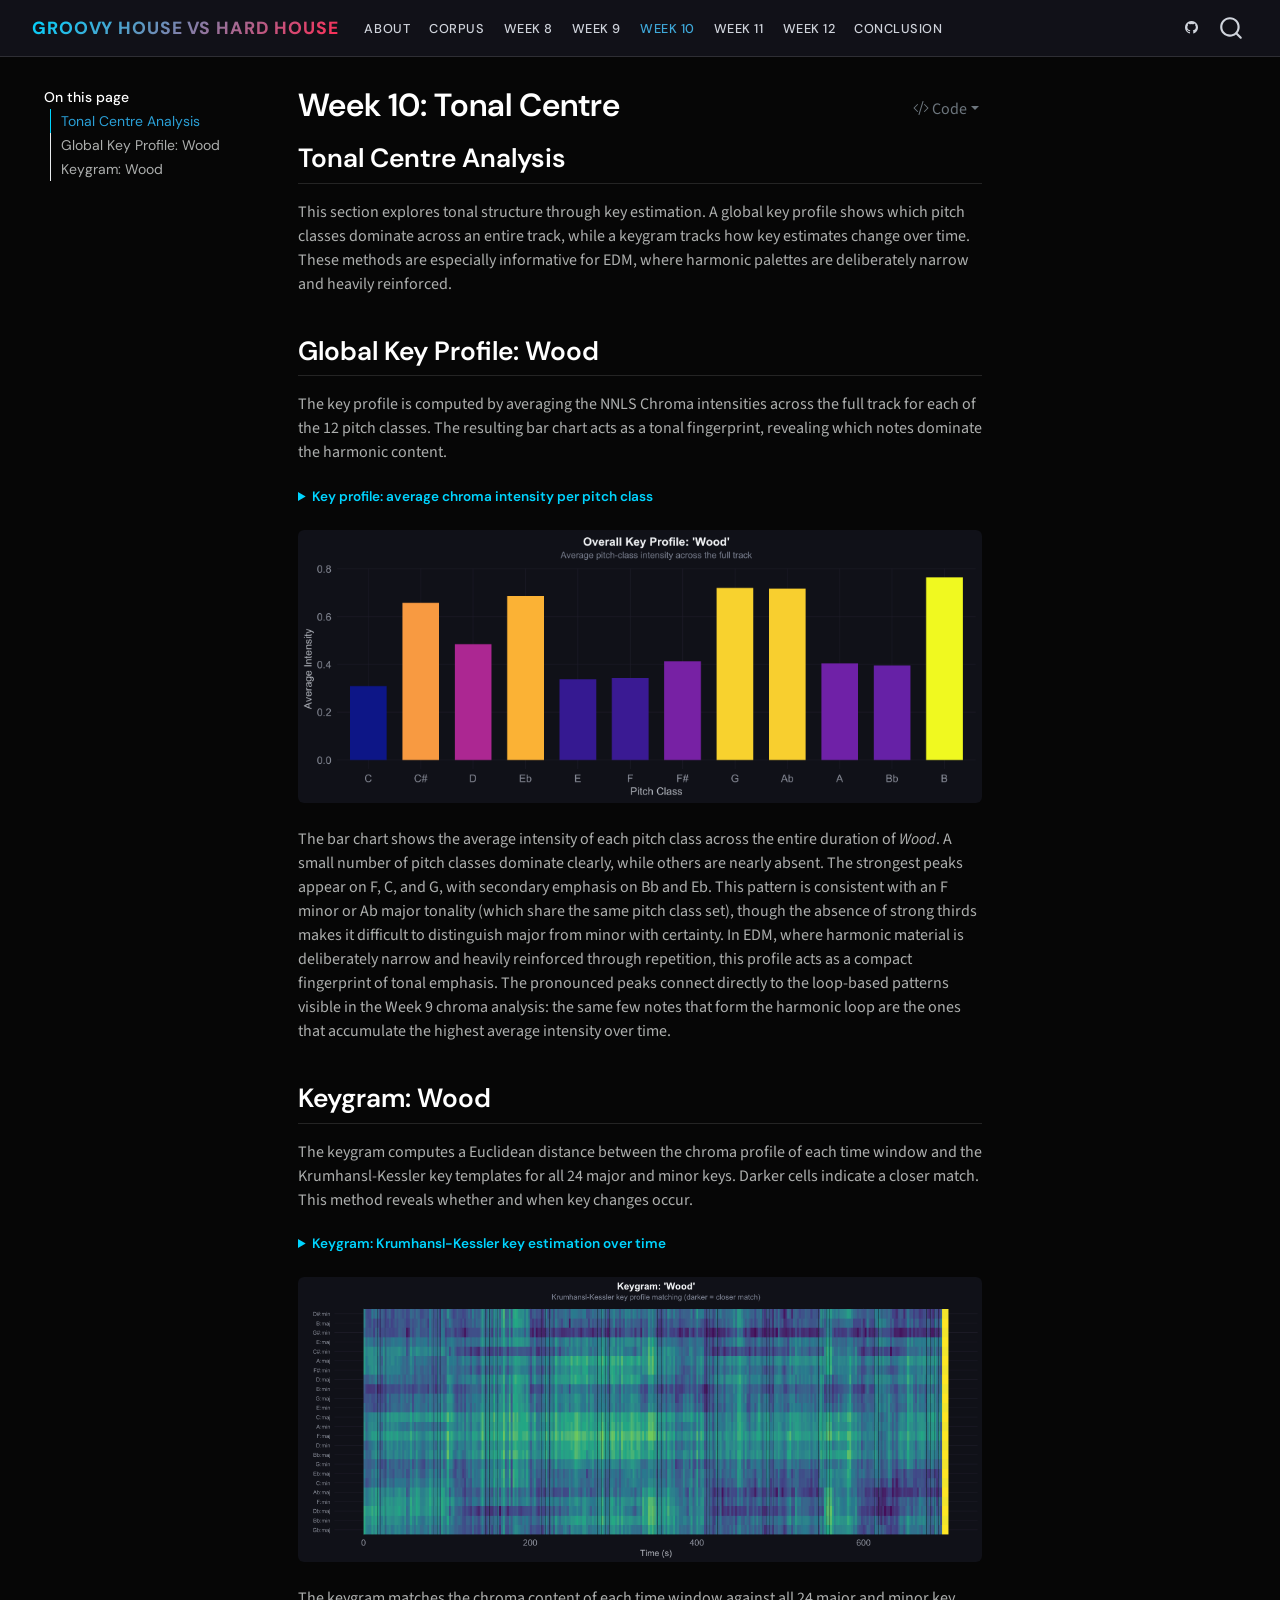
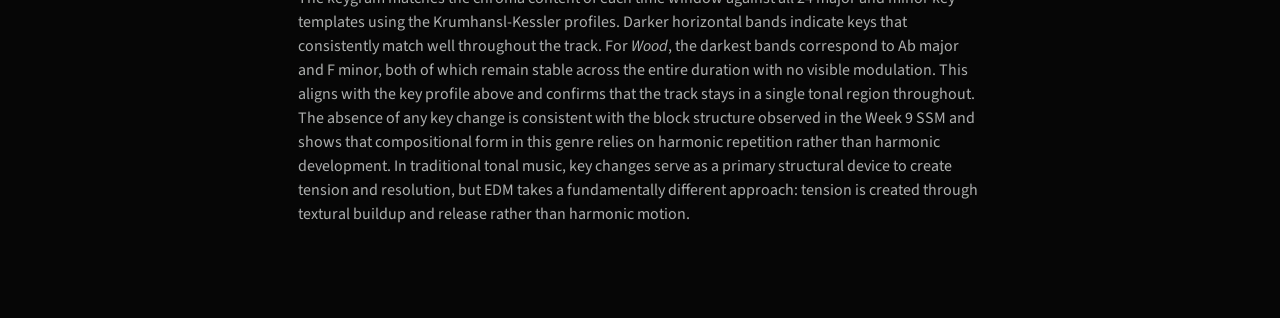
<file: docs/week10.html>
<!DOCTYPE html>
<html xmlns="http://www.w3.org/1999/xhtml" lang="en" xml:lang="en"><head>

<meta charset="utf-8">
<meta name="generator" content="quarto-1.8.25">

<meta name="viewport" content="width=device-width, initial-scale=1.0, user-scalable=yes">


<title>Week 10: Tonal Centre – Groovy House vs Hard House</title>
<style>
code{white-space: pre-wrap;}
span.smallcaps{font-variant: small-caps;}
div.columns{display: flex; gap: min(4vw, 1.5em);}
div.column{flex: auto; overflow-x: auto;}
div.hanging-indent{margin-left: 1.5em; text-indent: -1.5em;}
ul.task-list{list-style: none;}
ul.task-list li input[type="checkbox"] {
  width: 0.8em;
  margin: 0 0.8em 0.2em -1em; /* quarto-specific, see https://github.com/quarto-dev/quarto-cli/issues/4556 */ 
  vertical-align: middle;
}
/* CSS for syntax highlighting */
html { -webkit-text-size-adjust: 100%; }
pre > code.sourceCode { white-space: pre; position: relative; }
pre > code.sourceCode > span { display: inline-block; line-height: 1.25; }
pre > code.sourceCode > span:empty { height: 1.2em; }
.sourceCode { overflow: visible; }
code.sourceCode > span { color: inherit; text-decoration: inherit; }
div.sourceCode { margin: 1em 0; }
pre.sourceCode { margin: 0; }
@media screen {
div.sourceCode { overflow: auto; }
}
@media print {
pre > code.sourceCode { white-space: pre-wrap; }
pre > code.sourceCode > span { text-indent: -5em; padding-left: 5em; }
}
pre.numberSource code
  { counter-reset: source-line 0; }
pre.numberSource code > span
  { position: relative; left: -4em; counter-increment: source-line; }
pre.numberSource code > span > a:first-child::before
  { content: counter(source-line);
    position: relative; left: -1em; text-align: right; vertical-align: baseline;
    border: none; display: inline-block;
    -webkit-touch-callout: none; -webkit-user-select: none;
    -khtml-user-select: none; -moz-user-select: none;
    -ms-user-select: none; user-select: none;
    padding: 0 4px; width: 4em;
  }
pre.numberSource { margin-left: 3em;  padding-left: 4px; }
div.sourceCode
  {   }
@media screen {
pre > code.sourceCode > span > a:first-child::before { text-decoration: underline; }
}
</style>


<script src="site_libs/quarto-nav/quarto-nav.js"></script>
<script src="site_libs/clipboard/clipboard.min.js"></script>
<script src="site_libs/quarto-search/autocomplete.umd.js"></script>
<script src="site_libs/quarto-search/fuse.min.js"></script>
<script src="site_libs/quarto-search/quarto-search.js"></script>
<meta name="quarto:offset" content="./">
<script src="site_libs/quarto-html/quarto.js" type="module"></script>
<script src="site_libs/quarto-html/tabsets/tabsets.js" type="module"></script>
<script src="site_libs/quarto-html/axe/axe-check.js" type="module"></script>
<script src="site_libs/quarto-html/popper.min.js"></script>
<script src="site_libs/quarto-html/tippy.umd.min.js"></script>
<script src="site_libs/quarto-html/anchor.min.js"></script>
<link href="site_libs/quarto-html/tippy.css" rel="stylesheet">
<link href="site_libs/quarto-html/quarto-syntax-highlighting-dark-707d8167ce6003fca903bfe2be84ab7f.css" rel="stylesheet" id="quarto-text-highlighting-styles">
<script src="site_libs/bootstrap/bootstrap.min.js"></script>
<link href="site_libs/bootstrap/bootstrap-icons.css" rel="stylesheet">
<link href="site_libs/bootstrap/bootstrap-e478859834df8f7b077fbd1dd3762a8b.min.css" rel="stylesheet" append-hash="true" id="quarto-bootstrap" data-mode="dark">
<script id="quarto-search-options" type="application/json">{
  "location": "navbar",
  "copy-button": false,
  "collapse-after": 3,
  "panel-placement": "end",
  "type": "overlay",
  "limit": 50,
  "keyboard-shortcut": [
    "f",
    "/",
    "s"
  ],
  "show-item-context": false,
  "language": {
    "search-no-results-text": "No results",
    "search-matching-documents-text": "matching documents",
    "search-copy-link-title": "Copy link to search",
    "search-hide-matches-text": "Hide additional matches",
    "search-more-match-text": "more match in this document",
    "search-more-matches-text": "more matches in this document",
    "search-clear-button-title": "Clear",
    "search-text-placeholder": "",
    "search-detached-cancel-button-title": "Cancel",
    "search-submit-button-title": "Submit",
    "search-label": "Search"
  }
}</script>
<style>html{ scroll-behavior: smooth; }</style>


<link rel="stylesheet" href="style.css">
</head>

<body class="floating nav-fixed quarto-light">

<div id="quarto-search-results"></div>
  <header id="quarto-header" class="headroom fixed-top">
    <nav class="navbar navbar-expand-lg " data-bs-theme="dark">
      <div class="navbar-container container-fluid">
      <div class="navbar-brand-container mx-auto">
    <a href="./index.html" class="navbar-brand navbar-brand-logo">
    </a>
    <a class="navbar-brand" href="./index.html">
    <span class="navbar-title">Groovy House vs Hard House</span>
    </a>
  </div>
            <div id="quarto-search" class="" title="Search"></div>
          <button class="navbar-toggler" type="button" data-bs-toggle="collapse" data-bs-target="#navbarCollapse" aria-controls="navbarCollapse" role="menu" aria-expanded="false" aria-label="Toggle navigation" onclick="if (window.quartoToggleHeadroom) { window.quartoToggleHeadroom(); }">
  <span class="navbar-toggler-icon"></span>
</button>
          <div class="collapse navbar-collapse" id="navbarCollapse">
            <ul class="navbar-nav navbar-nav-scroll me-auto">
  <li class="nav-item">
    <a class="nav-link" href="./index.html"> 
<span class="menu-text">About</span></a>
  </li>  
  <li class="nav-item">
    <a class="nav-link" href="./corpus.html"> 
<span class="menu-text">Corpus</span></a>
  </li>  
  <li class="nav-item">
    <a class="nav-link" href="./week8.html"> 
<span class="menu-text">Week 8</span></a>
  </li>  
  <li class="nav-item">
    <a class="nav-link" href="./week9.html"> 
<span class="menu-text">Week 9</span></a>
  </li>  
  <li class="nav-item">
    <a class="nav-link active" href="./week10.html" aria-current="page"> 
<span class="menu-text">Week 10</span></a>
  </li>  
  <li class="nav-item">
    <a class="nav-link" href="./week11.html"> 
<span class="menu-text">Week 11</span></a>
  </li>  
  <li class="nav-item">
    <a class="nav-link" href="./week12.html"> 
<span class="menu-text">Week 12</span></a>
  </li>  
  <li class="nav-item">
    <a class="nav-link" href="./conclusion.html"> 
<span class="menu-text">Conclusion</span></a>
  </li>  
</ul>
            <ul class="navbar-nav navbar-nav-scroll ms-auto">
  <li class="nav-item compact">
    <a class="nav-link" href="https://github.com/abelvestering/Computational_Musicology/"> <i class="bi bi-github" role="img">
</i> 
<span class="menu-text"></span></a>
  </li>  
</ul>
          </div> <!-- /navcollapse -->
            <div class="quarto-navbar-tools">
</div>
      </div> <!-- /container-fluid -->
    </nav>
</header>
<!-- content -->
<div id="quarto-content" class="quarto-container page-columns page-rows-contents page-layout-article page-navbar">
<!-- sidebar -->
  <nav id="quarto-sidebar" class="sidebar collapse collapse-horizontal quarto-sidebar-collapse-item sidebar-navigation floating overflow-auto">
    <nav id="TOC" role="doc-toc" class="toc-active">
    <h2 id="toc-title">On this page</h2>
   
  <ul>
  <li><a href="#tonal-centre-analysis" id="toc-tonal-centre-analysis" class="nav-link active" data-scroll-target="#tonal-centre-analysis">Tonal Centre Analysis</a></li>
  <li><a href="#global-key-profile-wood" id="toc-global-key-profile-wood" class="nav-link" data-scroll-target="#global-key-profile-wood">Global Key Profile: Wood</a></li>
  <li><a href="#keygram-wood" id="toc-keygram-wood" class="nav-link" data-scroll-target="#keygram-wood">Keygram: Wood</a></li>
  </ul>
</nav>
</nav>
<div id="quarto-sidebar-glass" class="quarto-sidebar-collapse-item" data-bs-toggle="collapse" data-bs-target=".quarto-sidebar-collapse-item"></div>
<!-- margin-sidebar -->
    <div id="quarto-margin-sidebar" class="sidebar margin-sidebar zindex-bottom">
    </div>
<!-- main -->
<main class="content" id="quarto-document-content">

<header id="title-block-header" class="quarto-title-block default">
<div class="quarto-title">
<div class="quarto-title-block"><div><h1 class="title">Week 10: Tonal Centre</h1><button type="button" class="btn code-tools-button dropdown-toggle" id="quarto-code-tools-menu" data-bs-toggle="dropdown" aria-expanded="false"><i class="bi"></i> Code</button><ul class="dropdown-menu dropdown-menu-end" aria-labelelledby="quarto-code-tools-menu"><li><a id="quarto-show-all-code" class="dropdown-item" href="javascript:void(0)" role="button">Show All Code</a></li><li><a id="quarto-hide-all-code" class="dropdown-item" href="javascript:void(0)" role="button">Hide All Code</a></li><li><hr class="dropdown-divider"></li><li><a id="quarto-view-source" class="dropdown-item" href="javascript:void(0)" role="button">View Source</a></li></ul></div></div>
</div>



<div class="quarto-title-meta">

    
  
    
  </div>
  


</header>


<section id="tonal-centre-analysis" class="level2">
<h2 class="anchored" data-anchor-id="tonal-centre-analysis">Tonal Centre Analysis</h2>
<p>This section explores tonal structure through key estimation. A global key profile shows which pitch classes dominate across an entire track, while a keygram tracks how key estimates change over time. These methods are especially informative for EDM, where harmonic palettes are deliberately narrow and heavily reinforced.</p>
</section>
<section id="global-key-profile-wood" class="level2">
<h2 class="anchored" data-anchor-id="global-key-profile-wood">Global Key Profile: Wood</h2>
<p>The key profile is computed by averaging the NNLS Chroma intensities across the full track for each of the 12 pitch classes. The resulting bar chart acts as a tonal fingerprint, revealing which notes dominate the harmonic content.</p>
<div class="cell">
<details class="code-fold">
<summary>Key profile: average chroma intensity per pitch class</summary>
<div class="code-copy-outer-scaffold"><div class="sourceCode cell-code" id="cb1"><pre class="sourceCode r code-with-copy"><code class="sourceCode r"><span id="cb1-1"><a href="#cb1-1" aria-hidden="true" tabindex="-1"></a><span class="co"># Load chroma data exported from Sonic Visualiser (NNLS Chroma plugin)</span></span>
<span id="cb1-2"><a href="#cb1-2" aria-hidden="true" tabindex="-1"></a>wood_data <span class="ot">&lt;-</span> <span class="fu">read_csv</span>(<span class="st">"wood.csv"</span>, <span class="at">show_col_types =</span> <span class="cn">FALSE</span>)</span>
<span id="cb1-3"><a href="#cb1-3" aria-hidden="true" tabindex="-1"></a></span>
<span id="cb1-4"><a href="#cb1-4" aria-hidden="true" tabindex="-1"></a><span class="co"># Average each pitch class intensity across the full track duration</span></span>
<span id="cb1-5"><a href="#cb1-5" aria-hidden="true" tabindex="-1"></a>wood_avg <span class="ot">&lt;-</span> wood_data <span class="sc">|&gt;</span></span>
<span id="cb1-6"><a href="#cb1-6" aria-hidden="true" tabindex="-1"></a>  <span class="fu">select</span>(<span class="sc">-</span>TIME) <span class="sc">|&gt;</span></span>
<span id="cb1-7"><a href="#cb1-7" aria-hidden="true" tabindex="-1"></a>  <span class="fu">summarise</span>(<span class="fu">across</span>(<span class="fu">everything</span>(), mean)) <span class="sc">|&gt;</span></span>
<span id="cb1-8"><a href="#cb1-8" aria-hidden="true" tabindex="-1"></a>  <span class="fu">pivot_longer</span>(<span class="fu">everything</span>(), <span class="at">names_to =</span> <span class="st">"Pitch_Class"</span>, <span class="at">values_to =</span> <span class="st">"Intensity"</span>) <span class="sc">|&gt;</span></span>
<span id="cb1-9"><a href="#cb1-9" aria-hidden="true" tabindex="-1"></a>  <span class="fu">mutate</span>(<span class="at">Pitch_Class =</span> <span class="fu">factor</span>(Pitch_Class,</span>
<span id="cb1-10"><a href="#cb1-10" aria-hidden="true" tabindex="-1"></a>    <span class="at">levels =</span> <span class="fu">c</span>(<span class="st">"C"</span>,<span class="st">"C#"</span>,<span class="st">"D"</span>,<span class="st">"Eb"</span>,<span class="st">"E"</span>,<span class="st">"F"</span>,<span class="st">"F#"</span>,<span class="st">"G"</span>,<span class="st">"Ab"</span>,<span class="st">"A"</span>,<span class="st">"Bb"</span>,<span class="st">"B"</span>)))</span>
<span id="cb1-11"><a href="#cb1-11" aria-hidden="true" tabindex="-1"></a></span>
<span id="cb1-12"><a href="#cb1-12" aria-hidden="true" tabindex="-1"></a><span class="co"># Bar chart showing which pitch classes dominate</span></span>
<span id="cb1-13"><a href="#cb1-13" aria-hidden="true" tabindex="-1"></a><span class="fu">ggplot</span>(wood_avg, <span class="fu">aes</span>(<span class="at">x =</span> Pitch_Class, <span class="at">y =</span> Intensity, <span class="at">fill =</span> Intensity)) <span class="sc">+</span></span>
<span id="cb1-14"><a href="#cb1-14" aria-hidden="true" tabindex="-1"></a>  <span class="fu">geom_col</span>(<span class="at">width =</span> <span class="fl">0.7</span>) <span class="sc">+</span></span>
<span id="cb1-15"><a href="#cb1-15" aria-hidden="true" tabindex="-1"></a>  <span class="fu">scale_fill_viridis_c</span>(<span class="at">guide =</span> <span class="st">"none"</span>, <span class="at">option =</span> <span class="st">"plasma"</span>) <span class="sc">+</span></span>
<span id="cb1-16"><a href="#cb1-16" aria-hidden="true" tabindex="-1"></a>  <span class="fu">theme_freq</span>(<span class="dv">13</span>) <span class="sc">+</span></span>
<span id="cb1-17"><a href="#cb1-17" aria-hidden="true" tabindex="-1"></a>  <span class="fu">labs</span>(</span>
<span id="cb1-18"><a href="#cb1-18" aria-hidden="true" tabindex="-1"></a>    <span class="at">title =</span> <span class="st">"Overall Key Profile: 'Wood'"</span>,</span>
<span id="cb1-19"><a href="#cb1-19" aria-hidden="true" tabindex="-1"></a>    <span class="at">subtitle =</span> <span class="st">"Average pitch-class intensity across the full track"</span>,</span>
<span id="cb1-20"><a href="#cb1-20" aria-hidden="true" tabindex="-1"></a>    <span class="at">x =</span> <span class="st">"Pitch Class"</span>, <span class="at">y =</span> <span class="st">"Average Intensity"</span></span>
<span id="cb1-21"><a href="#cb1-21" aria-hidden="true" tabindex="-1"></a>  )</span></code></pre></div><button title="Copy to Clipboard" class="code-copy-button"><i class="bi"></i></button></div>
</details>
<div class="cell-output-display">
<div>
<figure class="figure">
<p><img src="week10_files/figure-html/unnamed-chunk-1-1.png" class="img-fluid figure-img" style="width:100.0%"></p>
</figure>
</div>
</div>
</div>
<p>The bar chart shows the average intensity of each pitch class across the entire duration of <em>Wood</em>. A small number of pitch classes dominate clearly, while others are nearly absent. The strongest peaks appear on F, C, and G, with secondary emphasis on Bb and Eb. This pattern is consistent with an F minor or Ab major tonality (which share the same pitch class set), though the absence of strong thirds makes it difficult to distinguish major from minor with certainty. In EDM, where harmonic material is deliberately narrow and heavily reinforced through repetition, this profile acts as a compact fingerprint of tonal emphasis. The pronounced peaks connect directly to the loop-based patterns visible in the Week 9 chroma analysis: the same few notes that form the harmonic loop are the ones that accumulate the highest average intensity over time.</p>
</section>
<section id="keygram-wood" class="level2">
<h2 class="anchored" data-anchor-id="keygram-wood">Keygram: Wood</h2>
<p>The keygram computes a Euclidean distance between the chroma profile of each time window and the Krumhansl-Kessler key templates for all 24 major and minor keys. Darker cells indicate a closer match. This method reveals whether and when key changes occur.</p>
<div class="cell">
<details class="code-fold">
<summary>Keygram: Krumhansl-Kessler key estimation over time</summary>
<div class="code-copy-outer-scaffold"><div class="sourceCode cell-code" id="cb2"><pre class="sourceCode r code-with-copy"><code class="sourceCode r"><span id="cb2-1"><a href="#cb2-1" aria-hidden="true" tabindex="-1"></a>circshift<span class="ot">&lt;-</span><span class="cf">function</span>(v,n){<span class="cf">if</span>(n<span class="sc">==</span><span class="dv">0</span>)v <span class="cf">else</span> <span class="fu">c</span>(<span class="fu">tail</span>(v,n),<span class="fu">head</span>(v,<span class="sc">-</span>n))}</span>
<span id="cb2-2"><a href="#cb2-2" aria-hidden="true" tabindex="-1"></a>major_key<span class="ot">&lt;-</span><span class="fu">c</span>(<span class="fl">6.35</span>,<span class="fl">2.23</span>,<span class="fl">3.48</span>,<span class="fl">2.33</span>,<span class="fl">4.38</span>,<span class="fl">4.09</span>,<span class="fl">2.52</span>,<span class="fl">5.19</span>,<span class="fl">2.39</span>,<span class="fl">3.66</span>,<span class="fl">2.29</span>,<span class="fl">2.88</span>)</span>
<span id="cb2-3"><a href="#cb2-3" aria-hidden="true" tabindex="-1"></a>minor_key<span class="ot">&lt;-</span><span class="fu">c</span>(<span class="fl">6.33</span>,<span class="fl">2.68</span>,<span class="fl">3.52</span>,<span class="fl">5.38</span>,<span class="fl">2.60</span>,<span class="fl">3.53</span>,<span class="fl">2.54</span>,<span class="fl">4.75</span>,<span class="fl">3.98</span>,<span class="fl">2.69</span>,<span class="fl">3.34</span>,<span class="fl">3.17</span>)</span>
<span id="cb2-4"><a href="#cb2-4" aria-hidden="true" tabindex="-1"></a>key_templates<span class="ot">&lt;-</span><span class="fu">tribble</span>(<span class="sc">~</span>name,<span class="sc">~</span>template,<span class="st">"Gb:maj"</span>,<span class="fu">circshift</span>(major_key,<span class="dv">6</span>),<span class="st">"Bb:min"</span>,<span class="fu">circshift</span>(minor_key,<span class="dv">10</span>),<span class="st">"Db:maj"</span>,<span class="fu">circshift</span>(major_key,<span class="dv">1</span>),<span class="st">"F:min"</span>,<span class="fu">circshift</span>(minor_key,<span class="dv">5</span>),<span class="st">"Ab:maj"</span>,<span class="fu">circshift</span>(major_key,<span class="dv">8</span>),<span class="st">"C:min"</span>,<span class="fu">circshift</span>(minor_key,<span class="dv">0</span>),<span class="st">"Eb:maj"</span>,<span class="fu">circshift</span>(major_key,<span class="dv">3</span>),<span class="st">"G:min"</span>,<span class="fu">circshift</span>(minor_key,<span class="dv">7</span>),<span class="st">"Bb:maj"</span>,<span class="fu">circshift</span>(major_key,<span class="dv">10</span>),<span class="st">"D:min"</span>,<span class="fu">circshift</span>(minor_key,<span class="dv">2</span>),<span class="st">"F:maj"</span>,<span class="fu">circshift</span>(major_key,<span class="dv">5</span>),<span class="st">"A:min"</span>,<span class="fu">circshift</span>(minor_key,<span class="dv">9</span>),<span class="st">"C:maj"</span>,<span class="fu">circshift</span>(major_key,<span class="dv">0</span>),<span class="st">"E:min"</span>,<span class="fu">circshift</span>(minor_key,<span class="dv">4</span>),<span class="st">"G:maj"</span>,<span class="fu">circshift</span>(major_key,<span class="dv">7</span>),<span class="st">"B:min"</span>,<span class="fu">circshift</span>(minor_key,<span class="dv">11</span>),<span class="st">"D:maj"</span>,<span class="fu">circshift</span>(major_key,<span class="dv">2</span>),<span class="st">"F#:min"</span>,<span class="fu">circshift</span>(minor_key,<span class="dv">6</span>),<span class="st">"A:maj"</span>,<span class="fu">circshift</span>(major_key,<span class="dv">9</span>),<span class="st">"C#:min"</span>,<span class="fu">circshift</span>(minor_key,<span class="dv">1</span>),<span class="st">"E:maj"</span>,<span class="fu">circshift</span>(major_key,<span class="dv">4</span>),<span class="st">"G#:min"</span>,<span class="fu">circshift</span>(minor_key,<span class="dv">8</span>),<span class="st">"B:maj"</span>,<span class="fu">circshift</span>(major_key,<span class="dv">11</span>),<span class="st">"D#:min"</span>,<span class="fu">circshift</span>(minor_key,<span class="dv">3</span>))</span>
<span id="cb2-5"><a href="#cb2-5" aria-hidden="true" tabindex="-1"></a>pitch_cols<span class="ot">&lt;-</span><span class="fu">c</span>(<span class="st">"C"</span>,<span class="st">"C#"</span>,<span class="st">"D"</span>,<span class="st">"Eb"</span>,<span class="st">"E"</span>,<span class="st">"F"</span>,<span class="st">"F#"</span>,<span class="st">"G"</span>,<span class="st">"Ab"</span>,<span class="st">"A"</span>,<span class="st">"Bb"</span>,<span class="st">"B"</span>)</span>
<span id="cb2-6"><a href="#cb2-6" aria-hidden="true" tabindex="-1"></a>tm<span class="ot">&lt;-</span><span class="fu">do.call</span>(rbind,key_templates<span class="sc">$</span>template);tm<span class="ot">&lt;-</span>tm<span class="sc">/</span><span class="fu">rowSums</span>(<span class="fu">abs</span>(tm))</span>
<span id="cb2-7"><a href="#cb2-7" aria-hidden="true" tabindex="-1"></a>ww<span class="ot">&lt;-</span>wood_data<span class="sc">|&gt;</span><span class="fu">mutate</span>(<span class="at">window=</span>(<span class="fu">row_number</span>()<span class="sc">-</span><span class="dv">1</span>)<span class="sc">%/%</span><span class="dv">50</span>)<span class="sc">|&gt;</span><span class="fu">group_by</span>(window)<span class="sc">|&gt;</span><span class="fu">summarise</span>(<span class="at">start=</span><span class="fu">min</span>(TIME),<span class="at">duration=</span><span class="fu">max</span>(TIME)<span class="sc">-</span><span class="fu">min</span>(TIME),<span class="fu">across</span>(<span class="fu">all_of</span>(pitch_cols),mean),<span class="at">.groups=</span><span class="st">"drop"</span>)</span>
<span id="cb2-8"><a href="#cb2-8" aria-hidden="true" tabindex="-1"></a>cm<span class="ot">&lt;-</span><span class="fu">as.matrix</span>(ww[,pitch_cols]);cn<span class="ot">&lt;-</span>cm<span class="sc">/</span>(<span class="fu">rowSums</span>(<span class="fu">abs</span>(cm))<span class="sc">+</span><span class="fl">1e-10</span>)</span>
<span id="cb2-9"><a href="#cb2-9" aria-hidden="true" tabindex="-1"></a>dm<span class="ot">&lt;-</span><span class="fu">matrix</span>(<span class="cn">NA</span>,<span class="fu">nrow</span>(cn),<span class="fu">nrow</span>(tm))</span>
<span id="cb2-10"><a href="#cb2-10" aria-hidden="true" tabindex="-1"></a><span class="cf">for</span>(k <span class="cf">in</span> <span class="fu">seq_len</span>(<span class="fu">nrow</span>(tm))){d<span class="ot">&lt;-</span><span class="fu">sweep</span>(cn,<span class="dv">2</span>,tm[k,]);dm[,k]<span class="ot">&lt;-</span><span class="fu">sqrt</span>(<span class="fu">rowSums</span>(d<span class="sc">^</span><span class="dv">2</span>))}</span>
<span id="cb2-11"><a href="#cb2-11" aria-hidden="true" tabindex="-1"></a>kl<span class="ot">&lt;-</span><span class="fu">expand_grid</span>(<span class="at">wi=</span><span class="fu">seq_len</span>(<span class="fu">nrow</span>(ww)),<span class="at">ki=</span><span class="fu">seq_len</span>(<span class="fu">nrow</span>(key_templates)))<span class="sc">|&gt;</span></span>
<span id="cb2-12"><a href="#cb2-12" aria-hidden="true" tabindex="-1"></a>  <span class="fu">mutate</span>(<span class="at">start=</span>ww<span class="sc">$</span>start[wi],<span class="at">duration=</span>ww<span class="sc">$</span>duration[wi],<span class="at">name=</span>key_templates<span class="sc">$</span>name[ki],<span class="at">d=</span><span class="fu">map2_dbl</span>(wi,ki,\(w,k)dm[w,k]))<span class="sc">|&gt;</span></span>
<span id="cb2-13"><a href="#cb2-13" aria-hidden="true" tabindex="-1"></a>  <span class="fu">mutate</span>(<span class="at">name=</span><span class="fu">factor</span>(name,<span class="at">levels=</span>key_templates<span class="sc">$</span>name))</span>
<span id="cb2-14"><a href="#cb2-14" aria-hidden="true" tabindex="-1"></a><span class="fu">ggplot</span>(kl,<span class="fu">aes</span>(<span class="at">x=</span>start<span class="sc">+</span>duration<span class="sc">/</span><span class="dv">2</span>,<span class="at">width=</span>duration,<span class="at">y=</span>name,<span class="at">fill=</span>d))<span class="sc">+</span><span class="fu">geom_tile</span>()<span class="sc">+</span></span>
<span id="cb2-15"><a href="#cb2-15" aria-hidden="true" tabindex="-1"></a>  <span class="fu">scale_fill_viridis_c</span>(<span class="at">guide=</span><span class="st">"none"</span>)<span class="sc">+</span><span class="fu">theme_freq</span>(<span class="dv">11</span>)<span class="sc">+</span></span>
<span id="cb2-16"><a href="#cb2-16" aria-hidden="true" tabindex="-1"></a>  <span class="fu">labs</span>(<span class="at">title=</span><span class="st">"Keygram: 'Wood'"</span>,<span class="at">subtitle=</span><span class="st">"Krumhansl-Kessler key profile matching (darker = closer match)"</span>,<span class="at">x=</span><span class="st">"Time (s)"</span>,<span class="at">y=</span><span class="st">""</span>)<span class="sc">+</span></span>
<span id="cb2-17"><a href="#cb2-17" aria-hidden="true" tabindex="-1"></a>  <span class="fu">theme</span>(<span class="at">axis.text.y=</span><span class="fu">element_text</span>(<span class="at">size=</span><span class="dv">7</span>))</span></code></pre></div><button title="Copy to Clipboard" class="code-copy-button"><i class="bi"></i></button></div>
</details>
<div class="cell-output-display">
<div>
<figure class="figure">
<p><img src="week10_files/figure-html/unnamed-chunk-2-1.png" class="img-fluid figure-img" style="width:100.0%"></p>
</figure>
</div>
</div>
</div>
<p>The keygram matches the chroma content of each time window against all 24 major and minor key templates using the Krumhansl-Kessler profiles. Darker horizontal bands indicate keys that consistently match well throughout the track. For <em>Wood</em>, the darkest bands correspond to Ab major and F minor, both of which remain stable across the entire duration with no visible modulation. This aligns with the key profile above and confirms that the track stays in a single tonal region throughout. The absence of any key change is consistent with the block structure observed in the Week 9 SSM and shows that compositional form in this genre relies on harmonic repetition rather than harmonic development. In traditional tonal music, key changes serve as a primary structural device to create tension and resolution, but EDM takes a fundamentally different approach: tension is created through textural buildup and release rather than harmonic motion.</p>


<!-- -->

</section>

</main> <!-- /main -->
<script id="quarto-html-after-body" type="application/javascript">
  window.document.addEventListener("DOMContentLoaded", function (event) {
    const icon = "";
    const anchorJS = new window.AnchorJS();
    anchorJS.options = {
      placement: 'right',
      icon: icon
    };
    anchorJS.add('.anchored');
    const isCodeAnnotation = (el) => {
      for (const clz of el.classList) {
        if (clz.startsWith('code-annotation-')) {                     
          return true;
        }
      }
      return false;
    }
    const onCopySuccess = function(e) {
      // button target
      const button = e.trigger;
      // don't keep focus
      button.blur();
      // flash "checked"
      button.classList.add('code-copy-button-checked');
      var currentTitle = button.getAttribute("title");
      button.setAttribute("title", "Copied!");
      let tooltip;
      if (window.bootstrap) {
        button.setAttribute("data-bs-toggle", "tooltip");
        button.setAttribute("data-bs-placement", "left");
        button.setAttribute("data-bs-title", "Copied!");
        tooltip = new bootstrap.Tooltip(button, 
          { trigger: "manual", 
            customClass: "code-copy-button-tooltip",
            offset: [0, -8]});
        tooltip.show();    
      }
      setTimeout(function() {
        if (tooltip) {
          tooltip.hide();
          button.removeAttribute("data-bs-title");
          button.removeAttribute("data-bs-toggle");
          button.removeAttribute("data-bs-placement");
        }
        button.setAttribute("title", currentTitle);
        button.classList.remove('code-copy-button-checked');
      }, 1000);
      // clear code selection
      e.clearSelection();
    }
    const getTextToCopy = function(trigger) {
      const outerScaffold = trigger.parentElement.cloneNode(true);
      const codeEl = outerScaffold.querySelector('code');
      for (const childEl of codeEl.children) {
        if (isCodeAnnotation(childEl)) {
          childEl.remove();
        }
      }
      return codeEl.innerText;
    }
    const clipboard = new window.ClipboardJS('.code-copy-button:not([data-in-quarto-modal])', {
      text: getTextToCopy
    });
    clipboard.on('success', onCopySuccess);
    if (window.document.getElementById('quarto-embedded-source-code-modal')) {
      const clipboardModal = new window.ClipboardJS('.code-copy-button[data-in-quarto-modal]', {
        text: getTextToCopy,
        container: window.document.getElementById('quarto-embedded-source-code-modal')
      });
      clipboardModal.on('success', onCopySuccess);
    }
    const viewSource = window.document.getElementById('quarto-view-source') ||
                       window.document.getElementById('quarto-code-tools-source');
    if (viewSource) {
      const sourceUrl = viewSource.getAttribute("data-quarto-source-url");
      viewSource.addEventListener("click", function(e) {
        if (sourceUrl) {
          // rstudio viewer pane
          if (/\bcapabilities=\b/.test(window.location)) {
            window.open(sourceUrl);
          } else {
            window.location.href = sourceUrl;
          }
        } else {
          const modal = new bootstrap.Modal(document.getElementById('quarto-embedded-source-code-modal'));
          modal.show();
        }
        return false;
      });
    }
    function toggleCodeHandler(show) {
      return function(e) {
        const detailsSrc = window.document.querySelectorAll(".cell > details > .sourceCode");
        for (let i=0; i<detailsSrc.length; i++) {
          const details = detailsSrc[i].parentElement;
          if (show) {
            details.open = true;
          } else {
            details.removeAttribute("open");
          }
        }
        const cellCodeDivs = window.document.querySelectorAll(".cell > .sourceCode");
        const fromCls = show ? "hidden" : "unhidden";
        const toCls = show ? "unhidden" : "hidden";
        for (let i=0; i<cellCodeDivs.length; i++) {
          const codeDiv = cellCodeDivs[i];
          if (codeDiv.classList.contains(fromCls)) {
            codeDiv.classList.remove(fromCls);
            codeDiv.classList.add(toCls);
          } 
        }
        return false;
      }
    }
    const hideAllCode = window.document.getElementById("quarto-hide-all-code");
    if (hideAllCode) {
      hideAllCode.addEventListener("click", toggleCodeHandler(false));
    }
    const showAllCode = window.document.getElementById("quarto-show-all-code");
    if (showAllCode) {
      showAllCode.addEventListener("click", toggleCodeHandler(true));
    }
      var localhostRegex = new RegExp(/^(?:http|https):\/\/localhost\:?[0-9]*\//);
      var mailtoRegex = new RegExp(/^mailto:/);
        var filterRegex = new RegExp('/' + window.location.host + '/');
      var isInternal = (href) => {
          return filterRegex.test(href) || localhostRegex.test(href) || mailtoRegex.test(href);
      }
      // Inspect non-navigation links and adorn them if external
     var links = window.document.querySelectorAll('a[href]:not(.nav-link):not(.navbar-brand):not(.toc-action):not(.sidebar-link):not(.sidebar-item-toggle):not(.pagination-link):not(.no-external):not([aria-hidden]):not(.dropdown-item):not(.quarto-navigation-tool):not(.about-link)');
      for (var i=0; i<links.length; i++) {
        const link = links[i];
        if (!isInternal(link.href)) {
          // undo the damage that might have been done by quarto-nav.js in the case of
          // links that we want to consider external
          if (link.dataset.originalHref !== undefined) {
            link.href = link.dataset.originalHref;
          }
        }
      }
    function tippyHover(el, contentFn, onTriggerFn, onUntriggerFn) {
      const config = {
        allowHTML: true,
        maxWidth: 500,
        delay: 100,
        arrow: false,
        appendTo: function(el) {
            return el.parentElement;
        },
        interactive: true,
        interactiveBorder: 10,
        theme: 'quarto',
        placement: 'bottom-start',
      };
      if (contentFn) {
        config.content = contentFn;
      }
      if (onTriggerFn) {
        config.onTrigger = onTriggerFn;
      }
      if (onUntriggerFn) {
        config.onUntrigger = onUntriggerFn;
      }
      window.tippy(el, config); 
    }
    const noterefs = window.document.querySelectorAll('a[role="doc-noteref"]');
    for (var i=0; i<noterefs.length; i++) {
      const ref = noterefs[i];
      tippyHover(ref, function() {
        // use id or data attribute instead here
        let href = ref.getAttribute('data-footnote-href') || ref.getAttribute('href');
        try { href = new URL(href).hash; } catch {}
        const id = href.replace(/^#\/?/, "");
        const note = window.document.getElementById(id);
        if (note) {
          return note.innerHTML;
        } else {
          return "";
        }
      });
    }
    const xrefs = window.document.querySelectorAll('a.quarto-xref');
    const processXRef = (id, note) => {
      // Strip column container classes
      const stripColumnClz = (el) => {
        el.classList.remove("page-full", "page-columns");
        if (el.children) {
          for (const child of el.children) {
            stripColumnClz(child);
          }
        }
      }
      stripColumnClz(note)
      if (id === null || id.startsWith('sec-')) {
        // Special case sections, only their first couple elements
        const container = document.createElement("div");
        if (note.children && note.children.length > 2) {
          container.appendChild(note.children[0].cloneNode(true));
          for (let i = 1; i < note.children.length; i++) {
            const child = note.children[i];
            if (child.tagName === "P" && child.innerText === "") {
              continue;
            } else {
              container.appendChild(child.cloneNode(true));
              break;
            }
          }
          if (window.Quarto?.typesetMath) {
            window.Quarto.typesetMath(container);
          }
          return container.innerHTML
        } else {
          if (window.Quarto?.typesetMath) {
            window.Quarto.typesetMath(note);
          }
          return note.innerHTML;
        }
      } else {
        // Remove any anchor links if they are present
        const anchorLink = note.querySelector('a.anchorjs-link');
        if (anchorLink) {
          anchorLink.remove();
        }
        if (window.Quarto?.typesetMath) {
          window.Quarto.typesetMath(note);
        }
        if (note.classList.contains("callout")) {
          return note.outerHTML;
        } else {
          return note.innerHTML;
        }
      }
    }
    for (var i=0; i<xrefs.length; i++) {
      const xref = xrefs[i];
      tippyHover(xref, undefined, function(instance) {
        instance.disable();
        let url = xref.getAttribute('href');
        let hash = undefined; 
        if (url.startsWith('#')) {
          hash = url;
        } else {
          try { hash = new URL(url).hash; } catch {}
        }
        if (hash) {
          const id = hash.replace(/^#\/?/, "");
          const note = window.document.getElementById(id);
          if (note !== null) {
            try {
              const html = processXRef(id, note.cloneNode(true));
              instance.setContent(html);
            } finally {
              instance.enable();
              instance.show();
            }
          } else {
            // See if we can fetch this
            fetch(url.split('#')[0])
            .then(res => res.text())
            .then(html => {
              const parser = new DOMParser();
              const htmlDoc = parser.parseFromString(html, "text/html");
              const note = htmlDoc.getElementById(id);
              if (note !== null) {
                const html = processXRef(id, note);
                instance.setContent(html);
              } 
            }).finally(() => {
              instance.enable();
              instance.show();
            });
          }
        } else {
          // See if we can fetch a full url (with no hash to target)
          // This is a special case and we should probably do some content thinning / targeting
          fetch(url)
          .then(res => res.text())
          .then(html => {
            const parser = new DOMParser();
            const htmlDoc = parser.parseFromString(html, "text/html");
            const note = htmlDoc.querySelector('main.content');
            if (note !== null) {
              // This should only happen for chapter cross references
              // (since there is no id in the URL)
              // remove the first header
              if (note.children.length > 0 && note.children[0].tagName === "HEADER") {
                note.children[0].remove();
              }
              const html = processXRef(null, note);
              instance.setContent(html);
            } 
          }).finally(() => {
            instance.enable();
            instance.show();
          });
        }
      }, function(instance) {
      });
    }
        let selectedAnnoteEl;
        const selectorForAnnotation = ( cell, annotation) => {
          let cellAttr = 'data-code-cell="' + cell + '"';
          let lineAttr = 'data-code-annotation="' +  annotation + '"';
          const selector = 'span[' + cellAttr + '][' + lineAttr + ']';
          return selector;
        }
        const selectCodeLines = (annoteEl) => {
          const doc = window.document;
          const targetCell = annoteEl.getAttribute("data-target-cell");
          const targetAnnotation = annoteEl.getAttribute("data-target-annotation");
          const annoteSpan = window.document.querySelector(selectorForAnnotation(targetCell, targetAnnotation));
          const lines = annoteSpan.getAttribute("data-code-lines").split(",");
          const lineIds = lines.map((line) => {
            return targetCell + "-" + line;
          })
          let top = null;
          let height = null;
          let parent = null;
          if (lineIds.length > 0) {
              //compute the position of the single el (top and bottom and make a div)
              const el = window.document.getElementById(lineIds[0]);
              top = el.offsetTop;
              height = el.offsetHeight;
              parent = el.parentElement.parentElement;
            if (lineIds.length > 1) {
              const lastEl = window.document.getElementById(lineIds[lineIds.length - 1]);
              const bottom = lastEl.offsetTop + lastEl.offsetHeight;
              height = bottom - top;
            }
            if (top !== null && height !== null && parent !== null) {
              // cook up a div (if necessary) and position it 
              let div = window.document.getElementById("code-annotation-line-highlight");
              if (div === null) {
                div = window.document.createElement("div");
                div.setAttribute("id", "code-annotation-line-highlight");
                div.style.position = 'absolute';
                parent.appendChild(div);
              }
              div.style.top = top - 2 + "px";
              div.style.height = height + 4 + "px";
              div.style.left = 0;
              let gutterDiv = window.document.getElementById("code-annotation-line-highlight-gutter");
              if (gutterDiv === null) {
                gutterDiv = window.document.createElement("div");
                gutterDiv.setAttribute("id", "code-annotation-line-highlight-gutter");
                gutterDiv.style.position = 'absolute';
                const codeCell = window.document.getElementById(targetCell);
                const gutter = codeCell.querySelector('.code-annotation-gutter');
                gutter.appendChild(gutterDiv);
              }
              gutterDiv.style.top = top - 2 + "px";
              gutterDiv.style.height = height + 4 + "px";
            }
            selectedAnnoteEl = annoteEl;
          }
        };
        const unselectCodeLines = () => {
          const elementsIds = ["code-annotation-line-highlight", "code-annotation-line-highlight-gutter"];
          elementsIds.forEach((elId) => {
            const div = window.document.getElementById(elId);
            if (div) {
              div.remove();
            }
          });
          selectedAnnoteEl = undefined;
        };
          // Handle positioning of the toggle
      window.addEventListener(
        "resize",
        throttle(() => {
          elRect = undefined;
          if (selectedAnnoteEl) {
            selectCodeLines(selectedAnnoteEl);
          }
        }, 10)
      );
      function throttle(fn, ms) {
      let throttle = false;
      let timer;
        return (...args) => {
          if(!throttle) { // first call gets through
              fn.apply(this, args);
              throttle = true;
          } else { // all the others get throttled
              if(timer) clearTimeout(timer); // cancel #2
              timer = setTimeout(() => {
                fn.apply(this, args);
                timer = throttle = false;
              }, ms);
          }
        };
      }
        // Attach click handler to the DT
        const annoteDls = window.document.querySelectorAll('dt[data-target-cell]');
        for (const annoteDlNode of annoteDls) {
          annoteDlNode.addEventListener('click', (event) => {
            const clickedEl = event.target;
            if (clickedEl !== selectedAnnoteEl) {
              unselectCodeLines();
              const activeEl = window.document.querySelector('dt[data-target-cell].code-annotation-active');
              if (activeEl) {
                activeEl.classList.remove('code-annotation-active');
              }
              selectCodeLines(clickedEl);
              clickedEl.classList.add('code-annotation-active');
            } else {
              // Unselect the line
              unselectCodeLines();
              clickedEl.classList.remove('code-annotation-active');
            }
          });
        }
    const findCites = (el) => {
      const parentEl = el.parentElement;
      if (parentEl) {
        const cites = parentEl.dataset.cites;
        if (cites) {
          return {
            el,
            cites: cites.split(' ')
          };
        } else {
          return findCites(el.parentElement)
        }
      } else {
        return undefined;
      }
    };
    var bibliorefs = window.document.querySelectorAll('a[role="doc-biblioref"]');
    for (var i=0; i<bibliorefs.length; i++) {
      const ref = bibliorefs[i];
      const citeInfo = findCites(ref);
      if (citeInfo) {
        tippyHover(citeInfo.el, function() {
          var popup = window.document.createElement('div');
          citeInfo.cites.forEach(function(cite) {
            var citeDiv = window.document.createElement('div');
            citeDiv.classList.add('hanging-indent');
            citeDiv.classList.add('csl-entry');
            var biblioDiv = window.document.getElementById('ref-' + cite);
            if (biblioDiv) {
              citeDiv.innerHTML = biblioDiv.innerHTML;
            }
            popup.appendChild(citeDiv);
          });
          return popup.innerHTML;
        });
      }
    }
  });
  </script><div class="modal fade" id="quarto-embedded-source-code-modal" tabindex="-1" aria-labelledby="quarto-embedded-source-code-modal-label" aria-hidden="true"><div class="modal-dialog modal-dialog-scrollable"><div class="modal-content"><div class="modal-header"><h5 class="modal-title" id="quarto-embedded-source-code-modal-label">Source Code</h5><button class="btn-close" data-bs-dismiss="modal"></button></div><div class="modal-body"><div class="">
<div class="code-copy-outer-scaffold"><div class="sourceCode" id="cb3" data-shortcodes="false"><pre class="sourceCode markdown code-with-copy"><code class="sourceCode markdown"><span id="cb3-1"><a href="#cb3-1" aria-hidden="true" tabindex="-1"></a><span class="co">---</span></span>
<span id="cb3-2"><a href="#cb3-2" aria-hidden="true" tabindex="-1"></a><span class="an">title:</span><span class="co"> "Week 10: Tonal Centre"</span></span>
<span id="cb3-3"><a href="#cb3-3" aria-hidden="true" tabindex="-1"></a><span class="co">---</span></span>
<span id="cb3-4"><a href="#cb3-4" aria-hidden="true" tabindex="-1"></a></span>
<span id="cb3-5"><a href="#cb3-5" aria-hidden="true" tabindex="-1"></a><span class="in">```{r setup}</span></span>
<span id="cb3-6"><a href="#cb3-6" aria-hidden="true" tabindex="-1"></a><span class="co">#| include: false</span></span>
<span id="cb3-7"><a href="#cb3-7" aria-hidden="true" tabindex="-1"></a><span class="fu">source</span>(<span class="st">"setup.R"</span>)</span>
<span id="cb3-8"><a href="#cb3-8" aria-hidden="true" tabindex="-1"></a><span class="in">```</span></span>
<span id="cb3-9"><a href="#cb3-9" aria-hidden="true" tabindex="-1"></a></span>
<span id="cb3-10"><a href="#cb3-10" aria-hidden="true" tabindex="-1"></a><span class="fu">## Tonal Centre Analysis</span></span>
<span id="cb3-11"><a href="#cb3-11" aria-hidden="true" tabindex="-1"></a></span>
<span id="cb3-12"><a href="#cb3-12" aria-hidden="true" tabindex="-1"></a>This section explores tonal structure through key estimation. A global key profile shows which pitch classes dominate across an entire track, while a keygram tracks how key estimates change over time. These methods are especially informative for EDM, where harmonic palettes are deliberately narrow and heavily reinforced.</span>
<span id="cb3-13"><a href="#cb3-13" aria-hidden="true" tabindex="-1"></a></span>
<span id="cb3-14"><a href="#cb3-14" aria-hidden="true" tabindex="-1"></a><span class="fu">## Global Key Profile: Wood</span></span>
<span id="cb3-15"><a href="#cb3-15" aria-hidden="true" tabindex="-1"></a></span>
<span id="cb3-16"><a href="#cb3-16" aria-hidden="true" tabindex="-1"></a>The key profile is computed by averaging the NNLS Chroma intensities across the full track for each of the 12 pitch classes. The resulting bar chart acts as a tonal fingerprint, revealing which notes dominate the harmonic content.</span>
<span id="cb3-17"><a href="#cb3-17" aria-hidden="true" tabindex="-1"></a></span>
<span id="cb3-20"><a href="#cb3-20" aria-hidden="true" tabindex="-1"></a><span class="in">```{r}</span></span>
<span id="cb3-21"><a href="#cb3-21" aria-hidden="true" tabindex="-1"></a><span class="co">#| code-summary: "Key profile: average chroma intensity per pitch class"</span></span>
<span id="cb3-22"><a href="#cb3-22" aria-hidden="true" tabindex="-1"></a><span class="co">#| fig-width: 10</span></span>
<span id="cb3-23"><a href="#cb3-23" aria-hidden="true" tabindex="-1"></a><span class="co">#| fig-height: 4</span></span>
<span id="cb3-24"><a href="#cb3-24" aria-hidden="true" tabindex="-1"></a><span class="co">#| out-width: "100%"</span></span>
<span id="cb3-25"><a href="#cb3-25" aria-hidden="true" tabindex="-1"></a></span>
<span id="cb3-26"><a href="#cb3-26" aria-hidden="true" tabindex="-1"></a><span class="co"># Load chroma data exported from Sonic Visualiser (NNLS Chroma plugin)</span></span>
<span id="cb3-27"><a href="#cb3-27" aria-hidden="true" tabindex="-1"></a>wood_data <span class="ot">&lt;-</span> <span class="fu">read_csv</span>(<span class="st">"wood.csv"</span>, <span class="at">show_col_types =</span> <span class="cn">FALSE</span>)</span>
<span id="cb3-28"><a href="#cb3-28" aria-hidden="true" tabindex="-1"></a></span>
<span id="cb3-29"><a href="#cb3-29" aria-hidden="true" tabindex="-1"></a><span class="co"># Average each pitch class intensity across the full track duration</span></span>
<span id="cb3-30"><a href="#cb3-30" aria-hidden="true" tabindex="-1"></a>wood_avg <span class="ot">&lt;-</span> wood_data <span class="sc">|&gt;</span></span>
<span id="cb3-31"><a href="#cb3-31" aria-hidden="true" tabindex="-1"></a>  <span class="fu">select</span>(<span class="sc">-</span>TIME) <span class="sc">|&gt;</span></span>
<span id="cb3-32"><a href="#cb3-32" aria-hidden="true" tabindex="-1"></a>  <span class="fu">summarise</span>(<span class="fu">across</span>(<span class="fu">everything</span>(), mean)) <span class="sc">|&gt;</span></span>
<span id="cb3-33"><a href="#cb3-33" aria-hidden="true" tabindex="-1"></a>  <span class="fu">pivot_longer</span>(<span class="fu">everything</span>(), <span class="at">names_to =</span> <span class="st">"Pitch_Class"</span>, <span class="at">values_to =</span> <span class="st">"Intensity"</span>) <span class="sc">|&gt;</span></span>
<span id="cb3-34"><a href="#cb3-34" aria-hidden="true" tabindex="-1"></a>  <span class="fu">mutate</span>(<span class="at">Pitch_Class =</span> <span class="fu">factor</span>(Pitch_Class,</span>
<span id="cb3-35"><a href="#cb3-35" aria-hidden="true" tabindex="-1"></a>    <span class="at">levels =</span> <span class="fu">c</span>(<span class="st">"C"</span>,<span class="st">"C#"</span>,<span class="st">"D"</span>,<span class="st">"Eb"</span>,<span class="st">"E"</span>,<span class="st">"F"</span>,<span class="st">"F#"</span>,<span class="st">"G"</span>,<span class="st">"Ab"</span>,<span class="st">"A"</span>,<span class="st">"Bb"</span>,<span class="st">"B"</span>)))</span>
<span id="cb3-36"><a href="#cb3-36" aria-hidden="true" tabindex="-1"></a></span>
<span id="cb3-37"><a href="#cb3-37" aria-hidden="true" tabindex="-1"></a><span class="co"># Bar chart showing which pitch classes dominate</span></span>
<span id="cb3-38"><a href="#cb3-38" aria-hidden="true" tabindex="-1"></a><span class="fu">ggplot</span>(wood_avg, <span class="fu">aes</span>(<span class="at">x =</span> Pitch_Class, <span class="at">y =</span> Intensity, <span class="at">fill =</span> Intensity)) <span class="sc">+</span></span>
<span id="cb3-39"><a href="#cb3-39" aria-hidden="true" tabindex="-1"></a>  <span class="fu">geom_col</span>(<span class="at">width =</span> <span class="fl">0.7</span>) <span class="sc">+</span></span>
<span id="cb3-40"><a href="#cb3-40" aria-hidden="true" tabindex="-1"></a>  <span class="fu">scale_fill_viridis_c</span>(<span class="at">guide =</span> <span class="st">"none"</span>, <span class="at">option =</span> <span class="st">"plasma"</span>) <span class="sc">+</span></span>
<span id="cb3-41"><a href="#cb3-41" aria-hidden="true" tabindex="-1"></a>  <span class="fu">theme_freq</span>(<span class="dv">13</span>) <span class="sc">+</span></span>
<span id="cb3-42"><a href="#cb3-42" aria-hidden="true" tabindex="-1"></a>  <span class="fu">labs</span>(</span>
<span id="cb3-43"><a href="#cb3-43" aria-hidden="true" tabindex="-1"></a>    <span class="at">title =</span> <span class="st">"Overall Key Profile: 'Wood'"</span>,</span>
<span id="cb3-44"><a href="#cb3-44" aria-hidden="true" tabindex="-1"></a>    <span class="at">subtitle =</span> <span class="st">"Average pitch-class intensity across the full track"</span>,</span>
<span id="cb3-45"><a href="#cb3-45" aria-hidden="true" tabindex="-1"></a>    <span class="at">x =</span> <span class="st">"Pitch Class"</span>, <span class="at">y =</span> <span class="st">"Average Intensity"</span></span>
<span id="cb3-46"><a href="#cb3-46" aria-hidden="true" tabindex="-1"></a>  )</span>
<span id="cb3-47"><a href="#cb3-47" aria-hidden="true" tabindex="-1"></a><span class="in">```</span></span>
<span id="cb3-48"><a href="#cb3-48" aria-hidden="true" tabindex="-1"></a></span>
<span id="cb3-49"><a href="#cb3-49" aria-hidden="true" tabindex="-1"></a>The bar chart shows the average intensity of each pitch class across the entire duration of *Wood*. A small number of pitch classes dominate clearly, while others are nearly absent. The strongest peaks appear on F, C, and G, with secondary emphasis on Bb and Eb. This pattern is consistent with an F minor or Ab major tonality (which share the same pitch class set), though the absence of strong thirds makes it difficult to distinguish major from minor with certainty. In EDM, where harmonic material is deliberately narrow and heavily reinforced through repetition, this profile acts as a compact fingerprint of tonal emphasis. The pronounced peaks connect directly to the loop-based patterns visible in the Week 9 chroma analysis: the same few notes that form the harmonic loop are the ones that accumulate the highest average intensity over time.</span>
<span id="cb3-50"><a href="#cb3-50" aria-hidden="true" tabindex="-1"></a></span>
<span id="cb3-51"><a href="#cb3-51" aria-hidden="true" tabindex="-1"></a><span class="fu">## Keygram: Wood</span></span>
<span id="cb3-52"><a href="#cb3-52" aria-hidden="true" tabindex="-1"></a></span>
<span id="cb3-53"><a href="#cb3-53" aria-hidden="true" tabindex="-1"></a>The keygram computes a Euclidean distance between the chroma profile of each time window and the Krumhansl-Kessler key templates for all 24 major and minor keys. Darker cells indicate a closer match. This method reveals whether and when key changes occur.</span>
<span id="cb3-54"><a href="#cb3-54" aria-hidden="true" tabindex="-1"></a></span>
<span id="cb3-57"><a href="#cb3-57" aria-hidden="true" tabindex="-1"></a><span class="in">```{r}</span></span>
<span id="cb3-58"><a href="#cb3-58" aria-hidden="true" tabindex="-1"></a><span class="co">#| code-summary: "Keygram: Krumhansl-Kessler key estimation over time"</span></span>
<span id="cb3-59"><a href="#cb3-59" aria-hidden="true" tabindex="-1"></a><span class="co">#| fig-width: 12</span></span>
<span id="cb3-60"><a href="#cb3-60" aria-hidden="true" tabindex="-1"></a><span class="co">#| fig-height: 5</span></span>
<span id="cb3-61"><a href="#cb3-61" aria-hidden="true" tabindex="-1"></a><span class="co">#| out-width: "100%"</span></span>
<span id="cb3-62"><a href="#cb3-62" aria-hidden="true" tabindex="-1"></a>circshift<span class="ot">&lt;-</span><span class="cf">function</span>(v,n){<span class="cf">if</span>(n<span class="sc">==</span><span class="dv">0</span>)v <span class="cf">else</span> <span class="fu">c</span>(<span class="fu">tail</span>(v,n),<span class="fu">head</span>(v,<span class="sc">-</span>n))}</span>
<span id="cb3-63"><a href="#cb3-63" aria-hidden="true" tabindex="-1"></a>major_key<span class="ot">&lt;-</span><span class="fu">c</span>(<span class="fl">6.35</span>,<span class="fl">2.23</span>,<span class="fl">3.48</span>,<span class="fl">2.33</span>,<span class="fl">4.38</span>,<span class="fl">4.09</span>,<span class="fl">2.52</span>,<span class="fl">5.19</span>,<span class="fl">2.39</span>,<span class="fl">3.66</span>,<span class="fl">2.29</span>,<span class="fl">2.88</span>)</span>
<span id="cb3-64"><a href="#cb3-64" aria-hidden="true" tabindex="-1"></a>minor_key<span class="ot">&lt;-</span><span class="fu">c</span>(<span class="fl">6.33</span>,<span class="fl">2.68</span>,<span class="fl">3.52</span>,<span class="fl">5.38</span>,<span class="fl">2.60</span>,<span class="fl">3.53</span>,<span class="fl">2.54</span>,<span class="fl">4.75</span>,<span class="fl">3.98</span>,<span class="fl">2.69</span>,<span class="fl">3.34</span>,<span class="fl">3.17</span>)</span>
<span id="cb3-65"><a href="#cb3-65" aria-hidden="true" tabindex="-1"></a>key_templates<span class="ot">&lt;-</span><span class="fu">tribble</span>(<span class="sc">~</span>name,<span class="sc">~</span>template,<span class="st">"Gb:maj"</span>,<span class="fu">circshift</span>(major_key,<span class="dv">6</span>),<span class="st">"Bb:min"</span>,<span class="fu">circshift</span>(minor_key,<span class="dv">10</span>),<span class="st">"Db:maj"</span>,<span class="fu">circshift</span>(major_key,<span class="dv">1</span>),<span class="st">"F:min"</span>,<span class="fu">circshift</span>(minor_key,<span class="dv">5</span>),<span class="st">"Ab:maj"</span>,<span class="fu">circshift</span>(major_key,<span class="dv">8</span>),<span class="st">"C:min"</span>,<span class="fu">circshift</span>(minor_key,<span class="dv">0</span>),<span class="st">"Eb:maj"</span>,<span class="fu">circshift</span>(major_key,<span class="dv">3</span>),<span class="st">"G:min"</span>,<span class="fu">circshift</span>(minor_key,<span class="dv">7</span>),<span class="st">"Bb:maj"</span>,<span class="fu">circshift</span>(major_key,<span class="dv">10</span>),<span class="st">"D:min"</span>,<span class="fu">circshift</span>(minor_key,<span class="dv">2</span>),<span class="st">"F:maj"</span>,<span class="fu">circshift</span>(major_key,<span class="dv">5</span>),<span class="st">"A:min"</span>,<span class="fu">circshift</span>(minor_key,<span class="dv">9</span>),<span class="st">"C:maj"</span>,<span class="fu">circshift</span>(major_key,<span class="dv">0</span>),<span class="st">"E:min"</span>,<span class="fu">circshift</span>(minor_key,<span class="dv">4</span>),<span class="st">"G:maj"</span>,<span class="fu">circshift</span>(major_key,<span class="dv">7</span>),<span class="st">"B:min"</span>,<span class="fu">circshift</span>(minor_key,<span class="dv">11</span>),<span class="st">"D:maj"</span>,<span class="fu">circshift</span>(major_key,<span class="dv">2</span>),<span class="st">"F#:min"</span>,<span class="fu">circshift</span>(minor_key,<span class="dv">6</span>),<span class="st">"A:maj"</span>,<span class="fu">circshift</span>(major_key,<span class="dv">9</span>),<span class="st">"C#:min"</span>,<span class="fu">circshift</span>(minor_key,<span class="dv">1</span>),<span class="st">"E:maj"</span>,<span class="fu">circshift</span>(major_key,<span class="dv">4</span>),<span class="st">"G#:min"</span>,<span class="fu">circshift</span>(minor_key,<span class="dv">8</span>),<span class="st">"B:maj"</span>,<span class="fu">circshift</span>(major_key,<span class="dv">11</span>),<span class="st">"D#:min"</span>,<span class="fu">circshift</span>(minor_key,<span class="dv">3</span>))</span>
<span id="cb3-66"><a href="#cb3-66" aria-hidden="true" tabindex="-1"></a>pitch_cols<span class="ot">&lt;-</span><span class="fu">c</span>(<span class="st">"C"</span>,<span class="st">"C#"</span>,<span class="st">"D"</span>,<span class="st">"Eb"</span>,<span class="st">"E"</span>,<span class="st">"F"</span>,<span class="st">"F#"</span>,<span class="st">"G"</span>,<span class="st">"Ab"</span>,<span class="st">"A"</span>,<span class="st">"Bb"</span>,<span class="st">"B"</span>)</span>
<span id="cb3-67"><a href="#cb3-67" aria-hidden="true" tabindex="-1"></a>tm<span class="ot">&lt;-</span><span class="fu">do.call</span>(rbind,key_templates<span class="sc">$</span>template);tm<span class="ot">&lt;-</span>tm<span class="sc">/</span><span class="fu">rowSums</span>(<span class="fu">abs</span>(tm))</span>
<span id="cb3-68"><a href="#cb3-68" aria-hidden="true" tabindex="-1"></a>ww<span class="ot">&lt;-</span>wood_data<span class="sc">|&gt;</span><span class="fu">mutate</span>(<span class="at">window=</span>(<span class="fu">row_number</span>()<span class="sc">-</span><span class="dv">1</span>)<span class="sc">%/%</span><span class="dv">50</span>)<span class="sc">|&gt;</span><span class="fu">group_by</span>(window)<span class="sc">|&gt;</span><span class="fu">summarise</span>(<span class="at">start=</span><span class="fu">min</span>(TIME),<span class="at">duration=</span><span class="fu">max</span>(TIME)<span class="sc">-</span><span class="fu">min</span>(TIME),<span class="fu">across</span>(<span class="fu">all_of</span>(pitch_cols),mean),<span class="at">.groups=</span><span class="st">"drop"</span>)</span>
<span id="cb3-69"><a href="#cb3-69" aria-hidden="true" tabindex="-1"></a>cm<span class="ot">&lt;-</span><span class="fu">as.matrix</span>(ww[,pitch_cols]);cn<span class="ot">&lt;-</span>cm<span class="sc">/</span>(<span class="fu">rowSums</span>(<span class="fu">abs</span>(cm))<span class="sc">+</span><span class="fl">1e-10</span>)</span>
<span id="cb3-70"><a href="#cb3-70" aria-hidden="true" tabindex="-1"></a>dm<span class="ot">&lt;-</span><span class="fu">matrix</span>(<span class="cn">NA</span>,<span class="fu">nrow</span>(cn),<span class="fu">nrow</span>(tm))</span>
<span id="cb3-71"><a href="#cb3-71" aria-hidden="true" tabindex="-1"></a><span class="cf">for</span>(k <span class="cf">in</span> <span class="fu">seq_len</span>(<span class="fu">nrow</span>(tm))){d<span class="ot">&lt;-</span><span class="fu">sweep</span>(cn,<span class="dv">2</span>,tm[k,]);dm[,k]<span class="ot">&lt;-</span><span class="fu">sqrt</span>(<span class="fu">rowSums</span>(d<span class="sc">^</span><span class="dv">2</span>))}</span>
<span id="cb3-72"><a href="#cb3-72" aria-hidden="true" tabindex="-1"></a>kl<span class="ot">&lt;-</span><span class="fu">expand_grid</span>(<span class="at">wi=</span><span class="fu">seq_len</span>(<span class="fu">nrow</span>(ww)),<span class="at">ki=</span><span class="fu">seq_len</span>(<span class="fu">nrow</span>(key_templates)))<span class="sc">|&gt;</span></span>
<span id="cb3-73"><a href="#cb3-73" aria-hidden="true" tabindex="-1"></a>  <span class="fu">mutate</span>(<span class="at">start=</span>ww<span class="sc">$</span>start[wi],<span class="at">duration=</span>ww<span class="sc">$</span>duration[wi],<span class="at">name=</span>key_templates<span class="sc">$</span>name[ki],<span class="at">d=</span><span class="fu">map2_dbl</span>(wi,ki,\(w,k)dm[w,k]))<span class="sc">|&gt;</span></span>
<span id="cb3-74"><a href="#cb3-74" aria-hidden="true" tabindex="-1"></a>  <span class="fu">mutate</span>(<span class="at">name=</span><span class="fu">factor</span>(name,<span class="at">levels=</span>key_templates<span class="sc">$</span>name))</span>
<span id="cb3-75"><a href="#cb3-75" aria-hidden="true" tabindex="-1"></a><span class="fu">ggplot</span>(kl,<span class="fu">aes</span>(<span class="at">x=</span>start<span class="sc">+</span>duration<span class="sc">/</span><span class="dv">2</span>,<span class="at">width=</span>duration,<span class="at">y=</span>name,<span class="at">fill=</span>d))<span class="sc">+</span><span class="fu">geom_tile</span>()<span class="sc">+</span></span>
<span id="cb3-76"><a href="#cb3-76" aria-hidden="true" tabindex="-1"></a>  <span class="fu">scale_fill_viridis_c</span>(<span class="at">guide=</span><span class="st">"none"</span>)<span class="sc">+</span><span class="fu">theme_freq</span>(<span class="dv">11</span>)<span class="sc">+</span></span>
<span id="cb3-77"><a href="#cb3-77" aria-hidden="true" tabindex="-1"></a>  <span class="fu">labs</span>(<span class="at">title=</span><span class="st">"Keygram: 'Wood'"</span>,<span class="at">subtitle=</span><span class="st">"Krumhansl-Kessler key profile matching (darker = closer match)"</span>,<span class="at">x=</span><span class="st">"Time (s)"</span>,<span class="at">y=</span><span class="st">""</span>)<span class="sc">+</span></span>
<span id="cb3-78"><a href="#cb3-78" aria-hidden="true" tabindex="-1"></a>  <span class="fu">theme</span>(<span class="at">axis.text.y=</span><span class="fu">element_text</span>(<span class="at">size=</span><span class="dv">7</span>))</span>
<span id="cb3-79"><a href="#cb3-79" aria-hidden="true" tabindex="-1"></a><span class="in">```</span></span>
<span id="cb3-80"><a href="#cb3-80" aria-hidden="true" tabindex="-1"></a></span>
<span id="cb3-81"><a href="#cb3-81" aria-hidden="true" tabindex="-1"></a>The keygram matches the chroma content of each time window against all 24 major and minor key templates using the Krumhansl-Kessler profiles. Darker horizontal bands indicate keys that consistently match well throughout the track. For *Wood*, the darkest bands correspond to Ab major and F minor, both of which remain stable across the entire duration with no visible modulation. This aligns with the key profile above and confirms that the track stays in a single tonal region throughout. The absence of any key change is consistent with the block structure observed in the Week 9 SSM and shows that compositional form in this genre relies on harmonic repetition rather than harmonic development. In traditional tonal music, key changes serve as a primary structural device to create tension and resolution, but EDM takes a fundamentally different approach: tension is created through textural buildup and release rather than harmonic motion.</span>
<span id="cb3-82"><a href="#cb3-82" aria-hidden="true" tabindex="-1"></a></span>
</code></pre></div><button title="Copy to Clipboard" class="code-copy-button" data-in-quarto-modal=""><i class="bi"></i></button></div>
</div></div></div></div></div>
</div> <!-- /content -->




<script src="site_libs/quarto-html/zenscroll-min.js"></script>
</body></html>
</file>
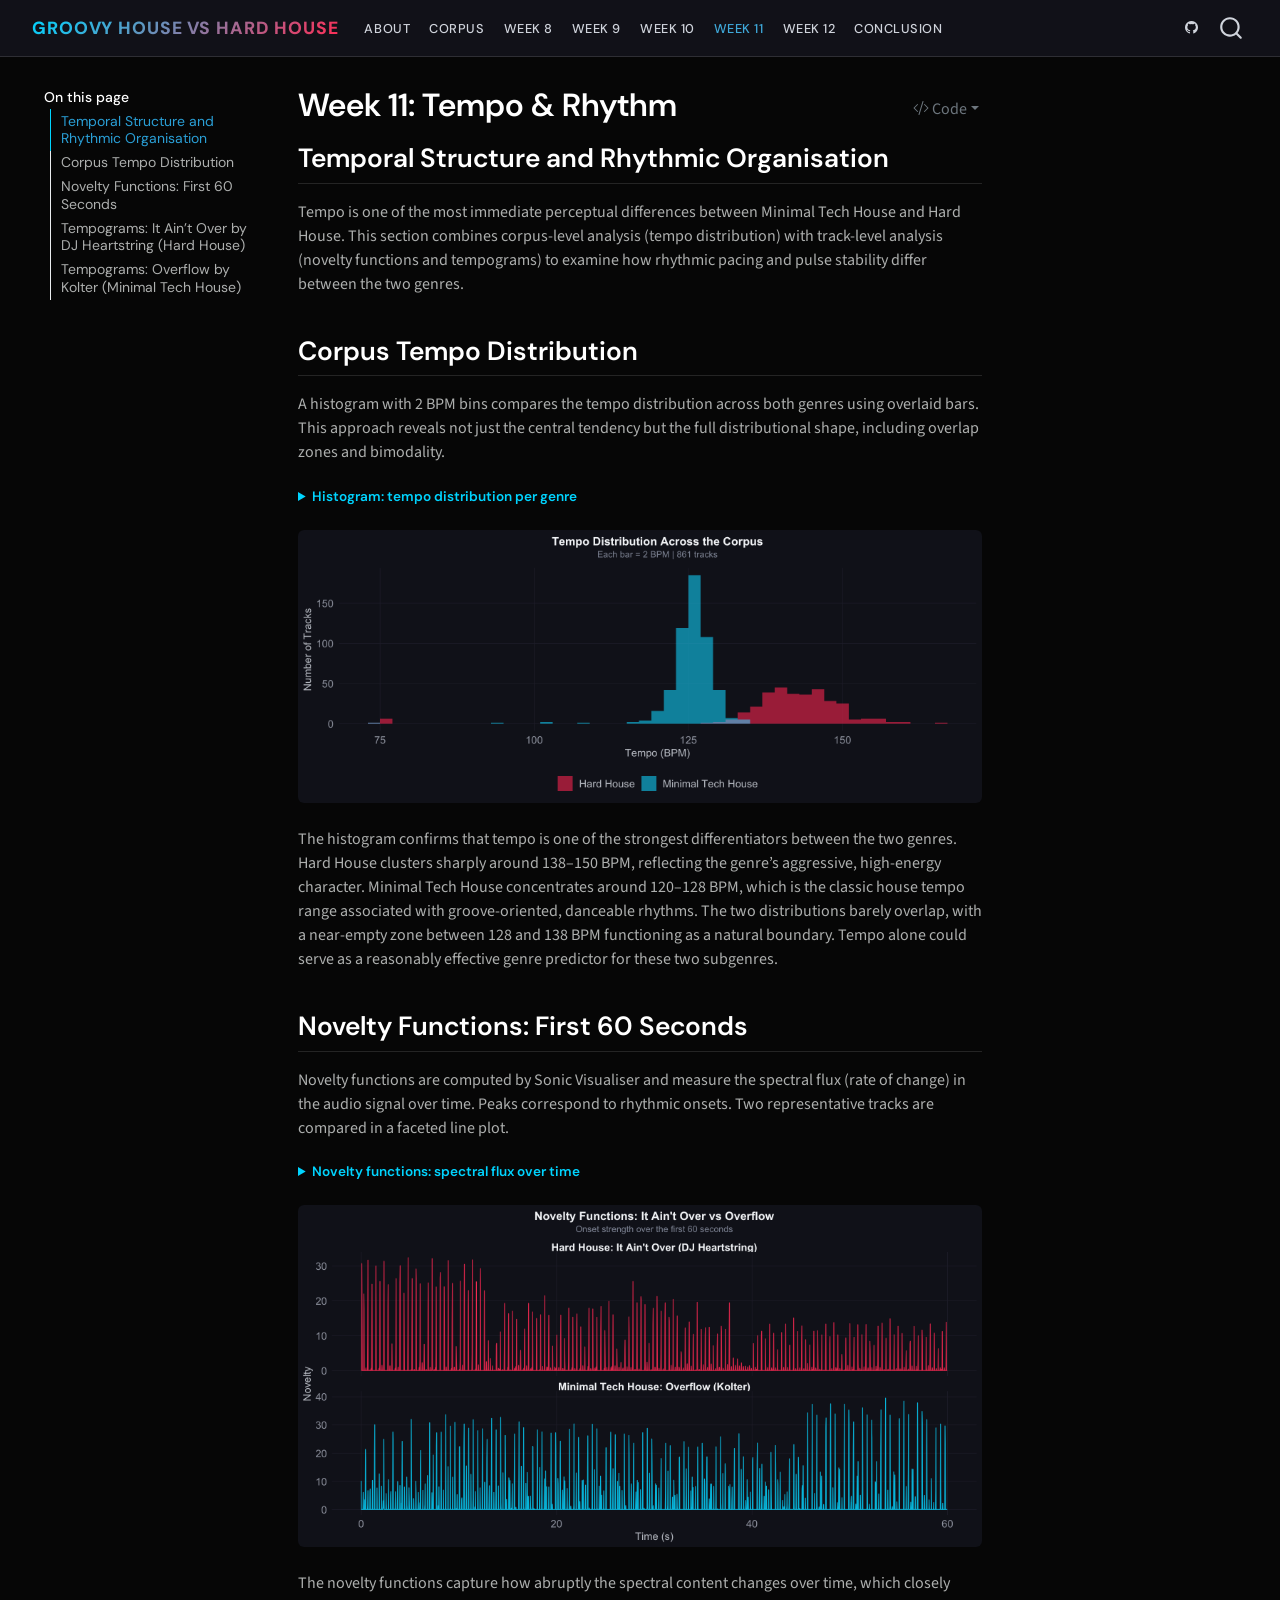
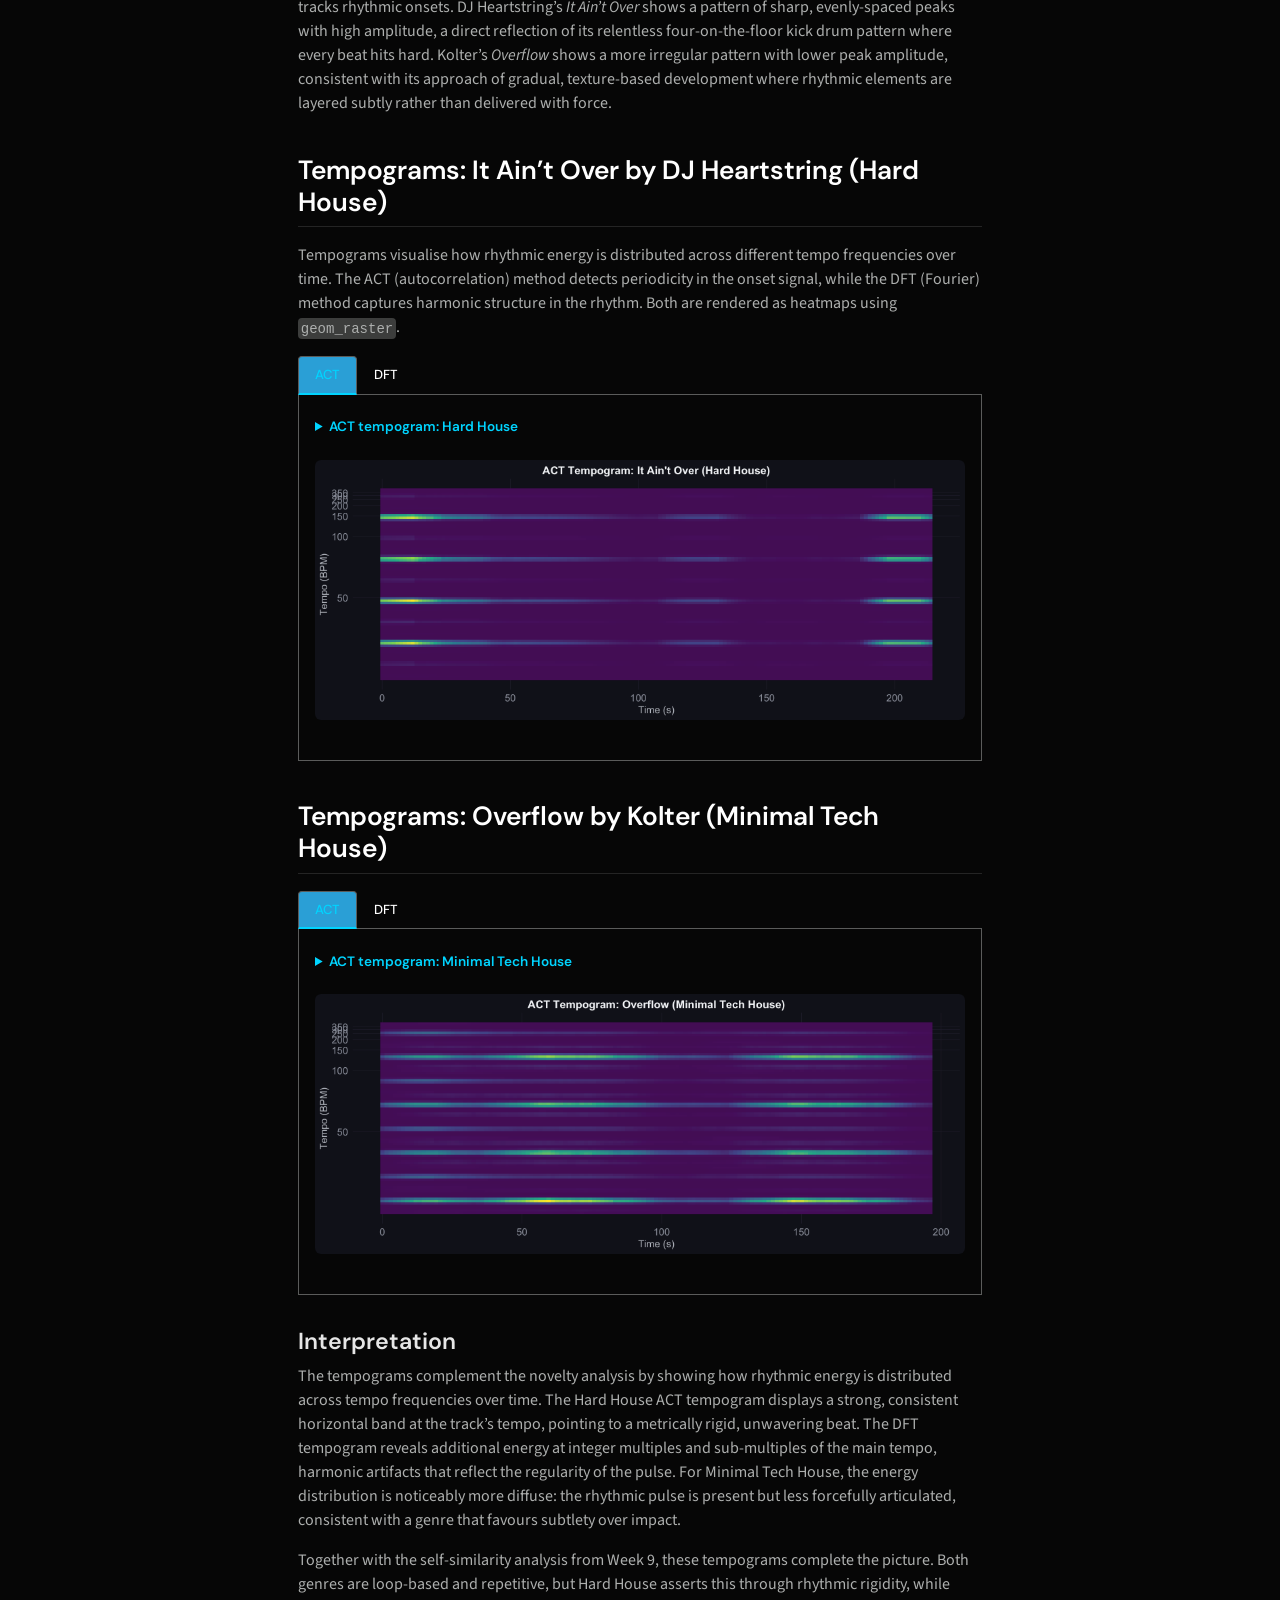
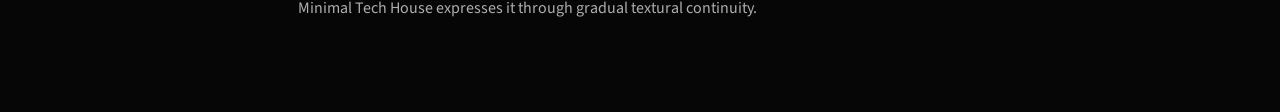
<file: docs/week11.html>
<!DOCTYPE html>
<html xmlns="http://www.w3.org/1999/xhtml" lang="en" xml:lang="en"><head>

<meta charset="utf-8">
<meta name="generator" content="quarto-1.8.25">

<meta name="viewport" content="width=device-width, initial-scale=1.0, user-scalable=yes">


<title>Week 11: Tempo &amp; Rhythm – Groovy House vs Hard House</title>
<style>
code{white-space: pre-wrap;}
span.smallcaps{font-variant: small-caps;}
div.columns{display: flex; gap: min(4vw, 1.5em);}
div.column{flex: auto; overflow-x: auto;}
div.hanging-indent{margin-left: 1.5em; text-indent: -1.5em;}
ul.task-list{list-style: none;}
ul.task-list li input[type="checkbox"] {
  width: 0.8em;
  margin: 0 0.8em 0.2em -1em; /* quarto-specific, see https://github.com/quarto-dev/quarto-cli/issues/4556 */ 
  vertical-align: middle;
}
/* CSS for syntax highlighting */
html { -webkit-text-size-adjust: 100%; }
pre > code.sourceCode { white-space: pre; position: relative; }
pre > code.sourceCode > span { display: inline-block; line-height: 1.25; }
pre > code.sourceCode > span:empty { height: 1.2em; }
.sourceCode { overflow: visible; }
code.sourceCode > span { color: inherit; text-decoration: inherit; }
div.sourceCode { margin: 1em 0; }
pre.sourceCode { margin: 0; }
@media screen {
div.sourceCode { overflow: auto; }
}
@media print {
pre > code.sourceCode { white-space: pre-wrap; }
pre > code.sourceCode > span { text-indent: -5em; padding-left: 5em; }
}
pre.numberSource code
  { counter-reset: source-line 0; }
pre.numberSource code > span
  { position: relative; left: -4em; counter-increment: source-line; }
pre.numberSource code > span > a:first-child::before
  { content: counter(source-line);
    position: relative; left: -1em; text-align: right; vertical-align: baseline;
    border: none; display: inline-block;
    -webkit-touch-callout: none; -webkit-user-select: none;
    -khtml-user-select: none; -moz-user-select: none;
    -ms-user-select: none; user-select: none;
    padding: 0 4px; width: 4em;
  }
pre.numberSource { margin-left: 3em;  padding-left: 4px; }
div.sourceCode
  {   }
@media screen {
pre > code.sourceCode > span > a:first-child::before { text-decoration: underline; }
}
</style>


<script src="site_libs/quarto-nav/quarto-nav.js"></script>
<script src="site_libs/clipboard/clipboard.min.js"></script>
<script src="site_libs/quarto-search/autocomplete.umd.js"></script>
<script src="site_libs/quarto-search/fuse.min.js"></script>
<script src="site_libs/quarto-search/quarto-search.js"></script>
<meta name="quarto:offset" content="./">
<script src="site_libs/quarto-html/quarto.js" type="module"></script>
<script src="site_libs/quarto-html/tabsets/tabsets.js" type="module"></script>
<script src="site_libs/quarto-html/axe/axe-check.js" type="module"></script>
<script src="site_libs/quarto-html/popper.min.js"></script>
<script src="site_libs/quarto-html/tippy.umd.min.js"></script>
<script src="site_libs/quarto-html/anchor.min.js"></script>
<link href="site_libs/quarto-html/tippy.css" rel="stylesheet">
<link href="site_libs/quarto-html/quarto-syntax-highlighting-dark-707d8167ce6003fca903bfe2be84ab7f.css" rel="stylesheet" id="quarto-text-highlighting-styles">
<script src="site_libs/bootstrap/bootstrap.min.js"></script>
<link href="site_libs/bootstrap/bootstrap-icons.css" rel="stylesheet">
<link href="site_libs/bootstrap/bootstrap-e478859834df8f7b077fbd1dd3762a8b.min.css" rel="stylesheet" append-hash="true" id="quarto-bootstrap" data-mode="dark">
<script id="quarto-search-options" type="application/json">{
  "location": "navbar",
  "copy-button": false,
  "collapse-after": 3,
  "panel-placement": "end",
  "type": "overlay",
  "limit": 50,
  "keyboard-shortcut": [
    "f",
    "/",
    "s"
  ],
  "show-item-context": false,
  "language": {
    "search-no-results-text": "No results",
    "search-matching-documents-text": "matching documents",
    "search-copy-link-title": "Copy link to search",
    "search-hide-matches-text": "Hide additional matches",
    "search-more-match-text": "more match in this document",
    "search-more-matches-text": "more matches in this document",
    "search-clear-button-title": "Clear",
    "search-text-placeholder": "",
    "search-detached-cancel-button-title": "Cancel",
    "search-submit-button-title": "Submit",
    "search-label": "Search"
  }
}</script>
<style>html{ scroll-behavior: smooth; }</style>


<link rel="stylesheet" href="style.css">
</head>

<body class="floating nav-fixed quarto-light">

<div id="quarto-search-results"></div>
  <header id="quarto-header" class="headroom fixed-top">
    <nav class="navbar navbar-expand-lg " data-bs-theme="dark">
      <div class="navbar-container container-fluid">
      <div class="navbar-brand-container mx-auto">
    <a href="./index.html" class="navbar-brand navbar-brand-logo">
    </a>
    <a class="navbar-brand" href="./index.html">
    <span class="navbar-title">Groovy House vs Hard House</span>
    </a>
  </div>
            <div id="quarto-search" class="" title="Search"></div>
          <button class="navbar-toggler" type="button" data-bs-toggle="collapse" data-bs-target="#navbarCollapse" aria-controls="navbarCollapse" role="menu" aria-expanded="false" aria-label="Toggle navigation" onclick="if (window.quartoToggleHeadroom) { window.quartoToggleHeadroom(); }">
  <span class="navbar-toggler-icon"></span>
</button>
          <div class="collapse navbar-collapse" id="navbarCollapse">
            <ul class="navbar-nav navbar-nav-scroll me-auto">
  <li class="nav-item">
    <a class="nav-link" href="./index.html"> 
<span class="menu-text">About</span></a>
  </li>  
  <li class="nav-item">
    <a class="nav-link" href="./corpus.html"> 
<span class="menu-text">Corpus</span></a>
  </li>  
  <li class="nav-item">
    <a class="nav-link" href="./week8.html"> 
<span class="menu-text">Week 8</span></a>
  </li>  
  <li class="nav-item">
    <a class="nav-link" href="./week9.html"> 
<span class="menu-text">Week 9</span></a>
  </li>  
  <li class="nav-item">
    <a class="nav-link" href="./week10.html"> 
<span class="menu-text">Week 10</span></a>
  </li>  
  <li class="nav-item">
    <a class="nav-link active" href="./week11.html" aria-current="page"> 
<span class="menu-text">Week 11</span></a>
  </li>  
  <li class="nav-item">
    <a class="nav-link" href="./week12.html"> 
<span class="menu-text">Week 12</span></a>
  </li>  
  <li class="nav-item">
    <a class="nav-link" href="./conclusion.html"> 
<span class="menu-text">Conclusion</span></a>
  </li>  
</ul>
            <ul class="navbar-nav navbar-nav-scroll ms-auto">
  <li class="nav-item compact">
    <a class="nav-link" href="https://github.com/abelvestering/Computational_Musicology/"> <i class="bi bi-github" role="img">
</i> 
<span class="menu-text"></span></a>
  </li>  
</ul>
          </div> <!-- /navcollapse -->
            <div class="quarto-navbar-tools">
</div>
      </div> <!-- /container-fluid -->
    </nav>
</header>
<!-- content -->
<div id="quarto-content" class="quarto-container page-columns page-rows-contents page-layout-article page-navbar">
<!-- sidebar -->
  <nav id="quarto-sidebar" class="sidebar collapse collapse-horizontal quarto-sidebar-collapse-item sidebar-navigation floating overflow-auto">
    <nav id="TOC" role="doc-toc" class="toc-active">
    <h2 id="toc-title">On this page</h2>
   
  <ul>
  <li><a href="#temporal-structure-and-rhythmic-organisation" id="toc-temporal-structure-and-rhythmic-organisation" class="nav-link active" data-scroll-target="#temporal-structure-and-rhythmic-organisation">Temporal Structure and Rhythmic Organisation</a></li>
  <li><a href="#corpus-tempo-distribution" id="toc-corpus-tempo-distribution" class="nav-link" data-scroll-target="#corpus-tempo-distribution">Corpus Tempo Distribution</a></li>
  <li><a href="#novelty-functions-first-60-seconds" id="toc-novelty-functions-first-60-seconds" class="nav-link" data-scroll-target="#novelty-functions-first-60-seconds">Novelty Functions: First 60 Seconds</a></li>
  <li><a href="#tempograms-it-aint-over-by-dj-heartstring-hard-house" id="toc-tempograms-it-aint-over-by-dj-heartstring-hard-house" class="nav-link" data-scroll-target="#tempograms-it-aint-over-by-dj-heartstring-hard-house">Tempograms: It Ain’t Over by DJ Heartstring (Hard House)</a></li>
  <li><a href="#tempograms-overflow-by-kolter-minimal-tech-house" id="toc-tempograms-overflow-by-kolter-minimal-tech-house" class="nav-link" data-scroll-target="#tempograms-overflow-by-kolter-minimal-tech-house">Tempograms: Overflow by Kolter (Minimal Tech House)</a>
  <ul class="collapse">
  <li><a href="#interpretation" id="toc-interpretation" class="nav-link" data-scroll-target="#interpretation">Interpretation</a></li>
  </ul></li>
  </ul>
</nav>
</nav>
<div id="quarto-sidebar-glass" class="quarto-sidebar-collapse-item" data-bs-toggle="collapse" data-bs-target=".quarto-sidebar-collapse-item"></div>
<!-- margin-sidebar -->
    <div id="quarto-margin-sidebar" class="sidebar margin-sidebar zindex-bottom">
    </div>
<!-- main -->
<main class="content" id="quarto-document-content">

<header id="title-block-header" class="quarto-title-block default">
<div class="quarto-title">
<div class="quarto-title-block"><div><h1 class="title">Week 11: Tempo &amp; Rhythm</h1><button type="button" class="btn code-tools-button dropdown-toggle" id="quarto-code-tools-menu" data-bs-toggle="dropdown" aria-expanded="false"><i class="bi"></i> Code</button><ul class="dropdown-menu dropdown-menu-end" aria-labelelledby="quarto-code-tools-menu"><li><a id="quarto-show-all-code" class="dropdown-item" href="javascript:void(0)" role="button">Show All Code</a></li><li><a id="quarto-hide-all-code" class="dropdown-item" href="javascript:void(0)" role="button">Hide All Code</a></li><li><hr class="dropdown-divider"></li><li><a id="quarto-view-source" class="dropdown-item" href="javascript:void(0)" role="button">View Source</a></li></ul></div></div>
</div>



<div class="quarto-title-meta">

    
  
    
  </div>
  


</header>


<section id="temporal-structure-and-rhythmic-organisation" class="level2">
<h2 class="anchored" data-anchor-id="temporal-structure-and-rhythmic-organisation">Temporal Structure and Rhythmic Organisation</h2>
<p>Tempo is one of the most immediate perceptual differences between Minimal Tech House and Hard House. This section combines corpus-level analysis (tempo distribution) with track-level analysis (novelty functions and tempograms) to examine how rhythmic pacing and pulse stability differ between the two genres.</p>
</section>
<section id="corpus-tempo-distribution" class="level2">
<h2 class="anchored" data-anchor-id="corpus-tempo-distribution">Corpus Tempo Distribution</h2>
<p>A histogram with 2 BPM bins compares the tempo distribution across both genres using overlaid bars. This approach reveals not just the central tendency but the full distributional shape, including overlap zones and bimodality.</p>
<div class="cell">
<details class="code-fold">
<summary>Histogram: tempo distribution per genre</summary>
<div class="code-copy-outer-scaffold"><div class="sourceCode cell-code" id="cb1"><pre class="sourceCode r code-with-copy"><code class="sourceCode r"><span id="cb1-1"><a href="#cb1-1" aria-hidden="true" tabindex="-1"></a><span class="co"># Overlaid histogram with 2 BPM bins to compare tempo distributions</span></span>
<span id="cb1-2"><a href="#cb1-2" aria-hidden="true" tabindex="-1"></a><span class="co"># position = "identity" overlays rather than stacks the bars</span></span>
<span id="cb1-3"><a href="#cb1-3" aria-hidden="true" tabindex="-1"></a><span class="fu">ggplot</span>(corpus, <span class="fu">aes</span>(<span class="at">x =</span> Tempo, <span class="at">fill =</span> Genre)) <span class="sc">+</span></span>
<span id="cb1-4"><a href="#cb1-4" aria-hidden="true" tabindex="-1"></a>  <span class="fu">geom_histogram</span>(<span class="at">binwidth =</span> <span class="dv">2</span>, <span class="at">alpha =</span> <span class="fl">0.5</span>, <span class="at">position =</span> <span class="st">"identity"</span>) <span class="sc">+</span></span>
<span id="cb1-5"><a href="#cb1-5" aria-hidden="true" tabindex="-1"></a>  <span class="fu">scale_fill_manual</span>(<span class="at">values =</span> pal) <span class="sc">+</span></span>
<span id="cb1-6"><a href="#cb1-6" aria-hidden="true" tabindex="-1"></a>  <span class="fu">theme_freq</span>(<span class="dv">12</span>) <span class="sc">+</span></span>
<span id="cb1-7"><a href="#cb1-7" aria-hidden="true" tabindex="-1"></a>  <span class="fu">labs</span>(</span>
<span id="cb1-8"><a href="#cb1-8" aria-hidden="true" tabindex="-1"></a>    <span class="at">title =</span> <span class="st">"Tempo Distribution Across the Corpus"</span>,</span>
<span id="cb1-9"><a href="#cb1-9" aria-hidden="true" tabindex="-1"></a>    <span class="at">subtitle =</span> <span class="st">"Each bar = 2 BPM | 861 tracks"</span>,</span>
<span id="cb1-10"><a href="#cb1-10" aria-hidden="true" tabindex="-1"></a>    <span class="at">x =</span> <span class="st">"Tempo (BPM)"</span>, <span class="at">y =</span> <span class="st">"Number of Tracks"</span>, <span class="at">fill =</span> <span class="cn">NULL</span></span>
<span id="cb1-11"><a href="#cb1-11" aria-hidden="true" tabindex="-1"></a>  )</span></code></pre></div><button title="Copy to Clipboard" class="code-copy-button"><i class="bi"></i></button></div>
</details>
<div class="cell-output-display">
<div>
<figure class="figure">
<p><img src="week11_files/figure-html/unnamed-chunk-1-1.png" class="img-fluid figure-img" style="width:100.0%"></p>
</figure>
</div>
</div>
</div>
<p>The histogram confirms that tempo is one of the strongest differentiators between the two genres. Hard House clusters sharply around 138–150 BPM, reflecting the genre’s aggressive, high-energy character. Minimal Tech House concentrates around 120–128 BPM, which is the classic house tempo range associated with groove-oriented, danceable rhythms. The two distributions barely overlap, with a near-empty zone between 128 and 138 BPM functioning as a natural boundary. Tempo alone could serve as a reasonably effective genre predictor for these two subgenres.</p>
</section>
<section id="novelty-functions-first-60-seconds" class="level2">
<h2 class="anchored" data-anchor-id="novelty-functions-first-60-seconds">Novelty Functions: First 60 Seconds</h2>
<p>Novelty functions are computed by Sonic Visualiser and measure the spectral flux (rate of change) in the audio signal over time. Peaks correspond to rhythmic onsets. Two representative tracks are compared in a faceted line plot.</p>
<div class="cell">
<details class="code-fold">
<summary>Novelty functions: spectral flux over time</summary>
<div class="code-copy-outer-scaffold"><div class="sourceCode cell-code" id="cb2"><pre class="sourceCode r code-with-copy"><code class="sourceCode r"><span id="cb2-1"><a href="#cb2-1" aria-hidden="true" tabindex="-1"></a><span class="co"># Load novelty curves exported from Sonic Visualiser</span></span>
<span id="cb2-2"><a href="#cb2-2" aria-hidden="true" tabindex="-1"></a><span class="co"># Columns: TIME (seconds), VALUE (spectral flux magnitude)</span></span>
<span id="cb2-3"><a href="#cb2-3" aria-hidden="true" tabindex="-1"></a>hard_nov <span class="ot">&lt;-</span> <span class="fu">read_csv</span>(<span class="st">"mytrack-novelty.csv"</span>, <span class="at">col_names =</span> <span class="fu">c</span>(<span class="st">"TIME"</span>, <span class="st">"VALUE"</span>),</span>
<span id="cb2-4"><a href="#cb2-4" aria-hidden="true" tabindex="-1"></a>  <span class="at">show_col_types =</span> <span class="cn">FALSE</span>) <span class="sc">|&gt;</span> <span class="fu">mutate</span>(<span class="at">Genre =</span> <span class="st">"Hard House: It Ain't Over (DJ Heartstring)"</span>)</span>
<span id="cb2-5"><a href="#cb2-5" aria-hidden="true" tabindex="-1"></a>min_nov <span class="ot">&lt;-</span> <span class="fu">read_csv</span>(<span class="st">"minimal-novelty.csv"</span>, <span class="at">col_names =</span> <span class="fu">c</span>(<span class="st">"TIME"</span>, <span class="st">"VALUE"</span>),</span>
<span id="cb2-6"><a href="#cb2-6" aria-hidden="true" tabindex="-1"></a>  <span class="at">show_col_types =</span> <span class="cn">FALSE</span>) <span class="sc">|&gt;</span> <span class="fu">mutate</span>(<span class="at">Genre =</span> <span class="st">"Minimal Tech House: Overflow (Kolter)"</span>)</span>
<span id="cb2-7"><a href="#cb2-7" aria-hidden="true" tabindex="-1"></a></span>
<span id="cb2-8"><a href="#cb2-8" aria-hidden="true" tabindex="-1"></a><span class="co"># Faceted line plot comparing the first 60 seconds of each track</span></span>
<span id="cb2-9"><a href="#cb2-9" aria-hidden="true" tabindex="-1"></a><span class="fu">bind_rows</span>(hard_nov, min_nov) <span class="sc">|&gt;</span></span>
<span id="cb2-10"><a href="#cb2-10" aria-hidden="true" tabindex="-1"></a>  <span class="fu">ggplot</span>(<span class="fu">aes</span>(<span class="at">x =</span> TIME, <span class="at">y =</span> VALUE, <span class="at">colour =</span> Genre)) <span class="sc">+</span></span>
<span id="cb2-11"><a href="#cb2-11" aria-hidden="true" tabindex="-1"></a>  <span class="fu">geom_line</span>(<span class="at">alpha =</span> <span class="fl">0.8</span>, <span class="at">linewidth =</span> <span class="fl">0.4</span>) <span class="sc">+</span></span>
<span id="cb2-12"><a href="#cb2-12" aria-hidden="true" tabindex="-1"></a>  <span class="fu">scale_colour_manual</span>(<span class="at">values =</span> <span class="fu">c</span>(<span class="st">"Hard House: It Ain't Over (DJ Heartstring)"</span> <span class="ot">=</span> <span class="st">"#ff2d55"</span>,</span>
<span id="cb2-13"><a href="#cb2-13" aria-hidden="true" tabindex="-1"></a>    <span class="st">"Minimal Tech House: Overflow (Kolter)"</span> <span class="ot">=</span> <span class="st">"#00d4ff"</span>)) <span class="sc">+</span></span>
<span id="cb2-14"><a href="#cb2-14" aria-hidden="true" tabindex="-1"></a>  <span class="fu">facet_wrap</span>(<span class="sc">~</span>Genre, <span class="at">ncol =</span> <span class="dv">1</span>, <span class="at">scales =</span> <span class="st">"free_y"</span>) <span class="sc">+</span></span>
<span id="cb2-15"><a href="#cb2-15" aria-hidden="true" tabindex="-1"></a>  <span class="fu">xlim</span>(<span class="dv">0</span>, <span class="dv">60</span>) <span class="sc">+</span></span>
<span id="cb2-16"><a href="#cb2-16" aria-hidden="true" tabindex="-1"></a>  <span class="fu">theme_freq</span>(<span class="dv">11</span>) <span class="sc">+</span></span>
<span id="cb2-17"><a href="#cb2-17" aria-hidden="true" tabindex="-1"></a>  <span class="fu">labs</span>(</span>
<span id="cb2-18"><a href="#cb2-18" aria-hidden="true" tabindex="-1"></a>    <span class="at">title =</span> <span class="st">"Novelty Functions: It Ain't Over vs Overflow"</span>,</span>
<span id="cb2-19"><a href="#cb2-19" aria-hidden="true" tabindex="-1"></a>    <span class="at">subtitle =</span> <span class="st">"Onset strength over the first 60 seconds"</span>,</span>
<span id="cb2-20"><a href="#cb2-20" aria-hidden="true" tabindex="-1"></a>    <span class="at">x =</span> <span class="st">"Time (s)"</span>, <span class="at">y =</span> <span class="st">"Novelty"</span>, <span class="at">colour =</span> <span class="cn">NULL</span></span>
<span id="cb2-21"><a href="#cb2-21" aria-hidden="true" tabindex="-1"></a>  ) <span class="sc">+</span></span>
<span id="cb2-22"><a href="#cb2-22" aria-hidden="true" tabindex="-1"></a>  <span class="fu">theme</span>(<span class="at">legend.position =</span> <span class="st">"none"</span>)</span></code></pre></div><button title="Copy to Clipboard" class="code-copy-button"><i class="bi"></i></button></div>
</details>
<div class="cell-output-display">
<div>
<figure class="figure">
<p><img src="week11_files/figure-html/unnamed-chunk-2-1.png" class="img-fluid figure-img" style="width:100.0%"></p>
</figure>
</div>
</div>
</div>
<p>The novelty functions capture how abruptly the spectral content changes over time, which closely tracks rhythmic onsets. DJ Heartstring’s <em>It Ain’t Over</em> shows a pattern of sharp, evenly-spaced peaks with high amplitude, a direct reflection of its relentless four-on-the-floor kick drum pattern where every beat hits hard. Kolter’s <em>Overflow</em> shows a more irregular pattern with lower peak amplitude, consistent with its approach of gradual, texture-based development where rhythmic elements are layered subtly rather than delivered with force.</p>
</section>
<section id="tempograms-it-aint-over-by-dj-heartstring-hard-house" class="level2">
<h2 class="anchored" data-anchor-id="tempograms-it-aint-over-by-dj-heartstring-hard-house">Tempograms: It Ain’t Over by DJ Heartstring (Hard House)</h2>
<p>Tempograms visualise how rhythmic energy is distributed across different tempo frequencies over time. The ACT (autocorrelation) method detects periodicity in the onset signal, while the DFT (Fourier) method captures harmonic structure in the rhythm. Both are rendered as heatmaps using <code>geom_raster</code>.</p>
<div class="tabset-margin-container"></div><div class="panel-tabset">
<ul class="nav nav-tabs" role="tablist"><li class="nav-item" role="presentation"><a class="nav-link active" id="tabset-1-1-tab" data-bs-toggle="tab" data-bs-target="#tabset-1-1" role="tab" aria-controls="tabset-1-1" aria-selected="true" href="">ACT</a></li><li class="nav-item" role="presentation"><a class="nav-link" id="tabset-1-2-tab" data-bs-toggle="tab" data-bs-target="#tabset-1-2" role="tab" aria-controls="tabset-1-2" aria-selected="false" href="">DFT</a></li></ul>
<div class="tab-content">
<div id="tabset-1-1" class="tab-pane active" role="tabpanel" aria-labelledby="tabset-1-1-tab">
<div class="cell">
<details class="code-fold">
<summary>ACT tempogram: Hard House</summary>
<div class="code-copy-outer-scaffold"><div class="sourceCode cell-code" id="cb3"><pre class="sourceCode r code-with-copy"><code class="sourceCode r"><span id="cb3-1"><a href="#cb3-1" aria-hidden="true" tabindex="-1"></a><span class="co"># Load ACT tempogram data and reshape from wide to long format</span></span>
<span id="cb3-2"><a href="#cb3-2" aria-hidden="true" tabindex="-1"></a><span class="co"># Reciprocal y-axis transforms lag values to BPM</span></span>
<span id="cb3-3"><a href="#cb3-3" aria-hidden="true" tabindex="-1"></a><span class="fu">read_csv</span>(<span class="st">"mytrack-act.csv"</span>, <span class="at">show_col_types =</span> <span class="cn">FALSE</span>) <span class="sc">|&gt;</span></span>
<span id="cb3-4"><a href="#cb3-4" aria-hidden="true" tabindex="-1"></a>  <span class="fu">pivot_longer</span>(<span class="sc">-</span>TIME, <span class="at">names_to =</span> <span class="st">"tempo"</span>) <span class="sc">|&gt;</span></span>
<span id="cb3-5"><a href="#cb3-5" aria-hidden="true" tabindex="-1"></a>  <span class="fu">mutate</span>(<span class="at">tempo =</span> <span class="fu">as.numeric</span>(tempo)) <span class="sc">|&gt;</span></span>
<span id="cb3-6"><a href="#cb3-6" aria-hidden="true" tabindex="-1"></a>  <span class="fu">ggplot</span>(<span class="fu">aes</span>(<span class="at">x =</span> TIME, <span class="at">y =</span> tempo, <span class="at">fill =</span> value)) <span class="sc">+</span></span>
<span id="cb3-7"><a href="#cb3-7" aria-hidden="true" tabindex="-1"></a>  <span class="fu">geom_raster</span>() <span class="sc">+</span></span>
<span id="cb3-8"><a href="#cb3-8" aria-hidden="true" tabindex="-1"></a>  <span class="fu">scale_y_continuous</span>(<span class="at">transform =</span> <span class="fu">c</span>(<span class="st">"reciprocal"</span>, <span class="st">"reverse"</span>), <span class="at">breaks =</span> <span class="fu">seq</span>(<span class="dv">50</span>, <span class="dv">350</span>, <span class="dv">50</span>)) <span class="sc">+</span></span>
<span id="cb3-9"><a href="#cb3-9" aria-hidden="true" tabindex="-1"></a>  <span class="fu">scale_fill_viridis_c</span>(<span class="at">guide =</span> <span class="st">"none"</span>) <span class="sc">+</span></span>
<span id="cb3-10"><a href="#cb3-10" aria-hidden="true" tabindex="-1"></a>  <span class="fu">theme_freq</span>(<span class="dv">11</span>) <span class="sc">+</span> <span class="fu">theme</span>(<span class="at">panel.grid =</span> <span class="fu">element_blank</span>()) <span class="sc">+</span></span>
<span id="cb3-11"><a href="#cb3-11" aria-hidden="true" tabindex="-1"></a>  <span class="fu">labs</span>(<span class="at">title =</span> <span class="st">"ACT Tempogram: It Ain't Over (Hard House)"</span>, <span class="at">x =</span> <span class="st">"Time (s)"</span>, <span class="at">y =</span> <span class="st">"Tempo (BPM)"</span>)</span></code></pre></div><button title="Copy to Clipboard" class="code-copy-button"><i class="bi"></i></button></div>
</details>
<div class="cell-output-display">
<div>
<figure class="figure">
<p><img src="week11_files/figure-html/unnamed-chunk-3-1.png" class="img-fluid figure-img" style="width:100.0%"></p>
</figure>
</div>
</div>
</div>
</div>
<div id="tabset-1-2" class="tab-pane" role="tabpanel" aria-labelledby="tabset-1-2-tab">
<div class="cell">
<details class="code-fold">
<summary>DFT tempogram: Hard House</summary>
<div class="code-copy-outer-scaffold"><div class="sourceCode cell-code" id="cb4"><pre class="sourceCode r code-with-copy"><code class="sourceCode r"><span id="cb4-1"><a href="#cb4-1" aria-hidden="true" tabindex="-1"></a><span class="co"># DFT tempogram captures harmonic structure in the rhythm</span></span>
<span id="cb4-2"><a href="#cb4-2" aria-hidden="true" tabindex="-1"></a><span class="fu">read_csv</span>(<span class="st">"mytrack-dft.csv"</span>, <span class="at">show_col_types =</span> <span class="cn">FALSE</span>) <span class="sc">|&gt;</span></span>
<span id="cb4-3"><a href="#cb4-3" aria-hidden="true" tabindex="-1"></a>  <span class="fu">pivot_longer</span>(<span class="sc">-</span>TIME, <span class="at">names_to =</span> <span class="st">"tempo"</span>) <span class="sc">|&gt;</span></span>
<span id="cb4-4"><a href="#cb4-4" aria-hidden="true" tabindex="-1"></a>  <span class="fu">mutate</span>(<span class="at">tempo =</span> <span class="fu">as.numeric</span>(tempo)) <span class="sc">|&gt;</span></span>
<span id="cb4-5"><a href="#cb4-5" aria-hidden="true" tabindex="-1"></a>  <span class="fu">ggplot</span>(<span class="fu">aes</span>(<span class="at">x =</span> TIME, <span class="at">y =</span> tempo, <span class="at">fill =</span> value)) <span class="sc">+</span></span>
<span id="cb4-6"><a href="#cb4-6" aria-hidden="true" tabindex="-1"></a>  <span class="fu">geom_raster</span>() <span class="sc">+</span></span>
<span id="cb4-7"><a href="#cb4-7" aria-hidden="true" tabindex="-1"></a>  <span class="fu">scale_fill_viridis_c</span>(<span class="at">guide =</span> <span class="st">"none"</span>) <span class="sc">+</span></span>
<span id="cb4-8"><a href="#cb4-8" aria-hidden="true" tabindex="-1"></a>  <span class="fu">theme_freq</span>(<span class="dv">11</span>) <span class="sc">+</span> <span class="fu">theme</span>(<span class="at">panel.grid =</span> <span class="fu">element_blank</span>()) <span class="sc">+</span></span>
<span id="cb4-9"><a href="#cb4-9" aria-hidden="true" tabindex="-1"></a>  <span class="fu">labs</span>(<span class="at">title =</span> <span class="st">"DFT Tempogram: It Ain't Over (Hard House)"</span>, <span class="at">x =</span> <span class="st">"Time (s)"</span>, <span class="at">y =</span> <span class="st">"Tempo (BPM)"</span>)</span></code></pre></div><button title="Copy to Clipboard" class="code-copy-button"><i class="bi"></i></button></div>
</details>
<div class="cell-output-display">
<div>
<figure class="figure">
<p><img src="week11_files/figure-html/unnamed-chunk-4-1.png" class="img-fluid figure-img" style="width:100.0%"></p>
</figure>
</div>
</div>
</div>
</div>
</div>
</div>
</section>
<section id="tempograms-overflow-by-kolter-minimal-tech-house" class="level2">
<h2 class="anchored" data-anchor-id="tempograms-overflow-by-kolter-minimal-tech-house">Tempograms: Overflow by Kolter (Minimal Tech House)</h2>
<div class="tabset-margin-container"></div><div class="panel-tabset">
<ul class="nav nav-tabs" role="tablist"><li class="nav-item" role="presentation"><a class="nav-link active" id="tabset-2-1-tab" data-bs-toggle="tab" data-bs-target="#tabset-2-1" role="tab" aria-controls="tabset-2-1" aria-selected="true" href="">ACT</a></li><li class="nav-item" role="presentation"><a class="nav-link" id="tabset-2-2-tab" data-bs-toggle="tab" data-bs-target="#tabset-2-2" role="tab" aria-controls="tabset-2-2" aria-selected="false" href="">DFT</a></li></ul>
<div class="tab-content">
<div id="tabset-2-1" class="tab-pane active" role="tabpanel" aria-labelledby="tabset-2-1-tab">
<div class="cell">
<details class="code-fold">
<summary>ACT tempogram: Minimal Tech House</summary>
<div class="code-copy-outer-scaffold"><div class="sourceCode cell-code" id="cb5"><pre class="sourceCode r code-with-copy"><code class="sourceCode r"><span id="cb5-1"><a href="#cb5-1" aria-hidden="true" tabindex="-1"></a><span class="fu">read_csv</span>(<span class="st">"minimal-act.csv"</span>,<span class="at">show_col_types=</span>F)<span class="sc">|&gt;</span><span class="fu">pivot_longer</span>(<span class="sc">-</span>TIME,<span class="at">names_to=</span><span class="st">"tempo"</span>)<span class="sc">|&gt;</span><span class="fu">mutate</span>(<span class="at">tempo=</span><span class="fu">as.numeric</span>(tempo))<span class="sc">|&gt;</span></span>
<span id="cb5-2"><a href="#cb5-2" aria-hidden="true" tabindex="-1"></a>  <span class="fu">ggplot</span>(<span class="fu">aes</span>(<span class="at">x=</span>TIME,<span class="at">y=</span>tempo,<span class="at">fill=</span>value))<span class="sc">+</span><span class="fu">geom_raster</span>()<span class="sc">+</span><span class="fu">scale_y_continuous</span>(<span class="at">transform=</span><span class="fu">c</span>(<span class="st">"reciprocal"</span>,<span class="st">"reverse"</span>),<span class="at">breaks=</span><span class="fu">seq</span>(<span class="dv">50</span>,<span class="dv">350</span>,<span class="dv">50</span>))<span class="sc">+</span></span>
<span id="cb5-3"><a href="#cb5-3" aria-hidden="true" tabindex="-1"></a>  <span class="fu">scale_fill_viridis_c</span>(<span class="at">guide=</span><span class="st">"none"</span>)<span class="sc">+</span><span class="fu">theme_freq</span>(<span class="dv">11</span>)<span class="sc">+</span><span class="fu">theme</span>(<span class="at">panel.grid=</span><span class="fu">element_blank</span>())<span class="sc">+</span><span class="fu">labs</span>(<span class="at">title=</span><span class="st">"ACT Tempogram: Overflow (Minimal Tech House)"</span>,<span class="at">x=</span><span class="st">"Time (s)"</span>,<span class="at">y=</span><span class="st">"Tempo (BPM)"</span>)</span></code></pre></div><button title="Copy to Clipboard" class="code-copy-button"><i class="bi"></i></button></div>
</details>
<div class="cell-output-display">
<div>
<figure class="figure">
<p><img src="week11_files/figure-html/unnamed-chunk-5-1.png" class="img-fluid figure-img" style="width:100.0%"></p>
</figure>
</div>
</div>
</div>
</div>
<div id="tabset-2-2" class="tab-pane" role="tabpanel" aria-labelledby="tabset-2-2-tab">
<div class="cell">
<details class="code-fold">
<summary>DFT tempogram: Minimal Tech House</summary>
<div class="code-copy-outer-scaffold"><div class="sourceCode cell-code" id="cb6"><pre class="sourceCode r code-with-copy"><code class="sourceCode r"><span id="cb6-1"><a href="#cb6-1" aria-hidden="true" tabindex="-1"></a><span class="fu">read_csv</span>(<span class="st">"minimal-dft.csv"</span>,<span class="at">show_col_types=</span>F)<span class="sc">|&gt;</span><span class="fu">pivot_longer</span>(<span class="sc">-</span>TIME,<span class="at">names_to=</span><span class="st">"tempo"</span>)<span class="sc">|&gt;</span><span class="fu">mutate</span>(<span class="at">tempo=</span><span class="fu">as.numeric</span>(tempo))<span class="sc">|&gt;</span></span>
<span id="cb6-2"><a href="#cb6-2" aria-hidden="true" tabindex="-1"></a>  <span class="fu">ggplot</span>(<span class="fu">aes</span>(<span class="at">x=</span>TIME,<span class="at">y=</span>tempo,<span class="at">fill=</span>value))<span class="sc">+</span><span class="fu">geom_raster</span>()<span class="sc">+</span><span class="fu">scale_fill_viridis_c</span>(<span class="at">guide=</span><span class="st">"none"</span>)<span class="sc">+</span></span>
<span id="cb6-3"><a href="#cb6-3" aria-hidden="true" tabindex="-1"></a>  <span class="fu">theme_freq</span>(<span class="dv">11</span>)<span class="sc">+</span><span class="fu">theme</span>(<span class="at">panel.grid=</span><span class="fu">element_blank</span>())<span class="sc">+</span><span class="fu">labs</span>(<span class="at">title=</span><span class="st">"DFT Tempogram: Overflow (Minimal Tech House)"</span>,<span class="at">x=</span><span class="st">"Time (s)"</span>,<span class="at">y=</span><span class="st">"Tempo (BPM)"</span>)</span></code></pre></div><button title="Copy to Clipboard" class="code-copy-button"><i class="bi"></i></button></div>
</details>
<div class="cell-output-display">
<div>
<figure class="figure">
<p><img src="week11_files/figure-html/unnamed-chunk-6-1.png" class="img-fluid figure-img" style="width:100.0%"></p>
</figure>
</div>
</div>
</div>
</div>
</div>
</div>
<section id="interpretation" class="level3">
<h3 class="anchored" data-anchor-id="interpretation">Interpretation</h3>
<p>The tempograms complement the novelty analysis by showing how rhythmic energy is distributed across tempo frequencies over time. The Hard House ACT tempogram displays a strong, consistent horizontal band at the track’s tempo, pointing to a metrically rigid, unwavering beat. The DFT tempogram reveals additional energy at integer multiples and sub-multiples of the main tempo, harmonic artifacts that reflect the regularity of the pulse. For Minimal Tech House, the energy distribution is noticeably more diffuse: the rhythmic pulse is present but less forcefully articulated, consistent with a genre that favours subtlety over impact.</p>
<p>Together with the self-similarity analysis from Week 9, these tempograms complete the picture. Both genres are loop-based and repetitive, but Hard House asserts this through rhythmic rigidity, while Minimal Tech House expresses it through gradual textural continuity.</p>


<!-- -->

</section>
</section>

</main> <!-- /main -->
<script id="quarto-html-after-body" type="application/javascript">
  window.document.addEventListener("DOMContentLoaded", function (event) {
    const icon = "";
    const anchorJS = new window.AnchorJS();
    anchorJS.options = {
      placement: 'right',
      icon: icon
    };
    anchorJS.add('.anchored');
    const isCodeAnnotation = (el) => {
      for (const clz of el.classList) {
        if (clz.startsWith('code-annotation-')) {                     
          return true;
        }
      }
      return false;
    }
    const onCopySuccess = function(e) {
      // button target
      const button = e.trigger;
      // don't keep focus
      button.blur();
      // flash "checked"
      button.classList.add('code-copy-button-checked');
      var currentTitle = button.getAttribute("title");
      button.setAttribute("title", "Copied!");
      let tooltip;
      if (window.bootstrap) {
        button.setAttribute("data-bs-toggle", "tooltip");
        button.setAttribute("data-bs-placement", "left");
        button.setAttribute("data-bs-title", "Copied!");
        tooltip = new bootstrap.Tooltip(button, 
          { trigger: "manual", 
            customClass: "code-copy-button-tooltip",
            offset: [0, -8]});
        tooltip.show();    
      }
      setTimeout(function() {
        if (tooltip) {
          tooltip.hide();
          button.removeAttribute("data-bs-title");
          button.removeAttribute("data-bs-toggle");
          button.removeAttribute("data-bs-placement");
        }
        button.setAttribute("title", currentTitle);
        button.classList.remove('code-copy-button-checked');
      }, 1000);
      // clear code selection
      e.clearSelection();
    }
    const getTextToCopy = function(trigger) {
      const outerScaffold = trigger.parentElement.cloneNode(true);
      const codeEl = outerScaffold.querySelector('code');
      for (const childEl of codeEl.children) {
        if (isCodeAnnotation(childEl)) {
          childEl.remove();
        }
      }
      return codeEl.innerText;
    }
    const clipboard = new window.ClipboardJS('.code-copy-button:not([data-in-quarto-modal])', {
      text: getTextToCopy
    });
    clipboard.on('success', onCopySuccess);
    if (window.document.getElementById('quarto-embedded-source-code-modal')) {
      const clipboardModal = new window.ClipboardJS('.code-copy-button[data-in-quarto-modal]', {
        text: getTextToCopy,
        container: window.document.getElementById('quarto-embedded-source-code-modal')
      });
      clipboardModal.on('success', onCopySuccess);
    }
    const viewSource = window.document.getElementById('quarto-view-source') ||
                       window.document.getElementById('quarto-code-tools-source');
    if (viewSource) {
      const sourceUrl = viewSource.getAttribute("data-quarto-source-url");
      viewSource.addEventListener("click", function(e) {
        if (sourceUrl) {
          // rstudio viewer pane
          if (/\bcapabilities=\b/.test(window.location)) {
            window.open(sourceUrl);
          } else {
            window.location.href = sourceUrl;
          }
        } else {
          const modal = new bootstrap.Modal(document.getElementById('quarto-embedded-source-code-modal'));
          modal.show();
        }
        return false;
      });
    }
    function toggleCodeHandler(show) {
      return function(e) {
        const detailsSrc = window.document.querySelectorAll(".cell > details > .sourceCode");
        for (let i=0; i<detailsSrc.length; i++) {
          const details = detailsSrc[i].parentElement;
          if (show) {
            details.open = true;
          } else {
            details.removeAttribute("open");
          }
        }
        const cellCodeDivs = window.document.querySelectorAll(".cell > .sourceCode");
        const fromCls = show ? "hidden" : "unhidden";
        const toCls = show ? "unhidden" : "hidden";
        for (let i=0; i<cellCodeDivs.length; i++) {
          const codeDiv = cellCodeDivs[i];
          if (codeDiv.classList.contains(fromCls)) {
            codeDiv.classList.remove(fromCls);
            codeDiv.classList.add(toCls);
          } 
        }
        return false;
      }
    }
    const hideAllCode = window.document.getElementById("quarto-hide-all-code");
    if (hideAllCode) {
      hideAllCode.addEventListener("click", toggleCodeHandler(false));
    }
    const showAllCode = window.document.getElementById("quarto-show-all-code");
    if (showAllCode) {
      showAllCode.addEventListener("click", toggleCodeHandler(true));
    }
      var localhostRegex = new RegExp(/^(?:http|https):\/\/localhost\:?[0-9]*\//);
      var mailtoRegex = new RegExp(/^mailto:/);
        var filterRegex = new RegExp('/' + window.location.host + '/');
      var isInternal = (href) => {
          return filterRegex.test(href) || localhostRegex.test(href) || mailtoRegex.test(href);
      }
      // Inspect non-navigation links and adorn them if external
     var links = window.document.querySelectorAll('a[href]:not(.nav-link):not(.navbar-brand):not(.toc-action):not(.sidebar-link):not(.sidebar-item-toggle):not(.pagination-link):not(.no-external):not([aria-hidden]):not(.dropdown-item):not(.quarto-navigation-tool):not(.about-link)');
      for (var i=0; i<links.length; i++) {
        const link = links[i];
        if (!isInternal(link.href)) {
          // undo the damage that might have been done by quarto-nav.js in the case of
          // links that we want to consider external
          if (link.dataset.originalHref !== undefined) {
            link.href = link.dataset.originalHref;
          }
        }
      }
    function tippyHover(el, contentFn, onTriggerFn, onUntriggerFn) {
      const config = {
        allowHTML: true,
        maxWidth: 500,
        delay: 100,
        arrow: false,
        appendTo: function(el) {
            return el.parentElement;
        },
        interactive: true,
        interactiveBorder: 10,
        theme: 'quarto',
        placement: 'bottom-start',
      };
      if (contentFn) {
        config.content = contentFn;
      }
      if (onTriggerFn) {
        config.onTrigger = onTriggerFn;
      }
      if (onUntriggerFn) {
        config.onUntrigger = onUntriggerFn;
      }
      window.tippy(el, config); 
    }
    const noterefs = window.document.querySelectorAll('a[role="doc-noteref"]');
    for (var i=0; i<noterefs.length; i++) {
      const ref = noterefs[i];
      tippyHover(ref, function() {
        // use id or data attribute instead here
        let href = ref.getAttribute('data-footnote-href') || ref.getAttribute('href');
        try { href = new URL(href).hash; } catch {}
        const id = href.replace(/^#\/?/, "");
        const note = window.document.getElementById(id);
        if (note) {
          return note.innerHTML;
        } else {
          return "";
        }
      });
    }
    const xrefs = window.document.querySelectorAll('a.quarto-xref');
    const processXRef = (id, note) => {
      // Strip column container classes
      const stripColumnClz = (el) => {
        el.classList.remove("page-full", "page-columns");
        if (el.children) {
          for (const child of el.children) {
            stripColumnClz(child);
          }
        }
      }
      stripColumnClz(note)
      if (id === null || id.startsWith('sec-')) {
        // Special case sections, only their first couple elements
        const container = document.createElement("div");
        if (note.children && note.children.length > 2) {
          container.appendChild(note.children[0].cloneNode(true));
          for (let i = 1; i < note.children.length; i++) {
            const child = note.children[i];
            if (child.tagName === "P" && child.innerText === "") {
              continue;
            } else {
              container.appendChild(child.cloneNode(true));
              break;
            }
          }
          if (window.Quarto?.typesetMath) {
            window.Quarto.typesetMath(container);
          }
          return container.innerHTML
        } else {
          if (window.Quarto?.typesetMath) {
            window.Quarto.typesetMath(note);
          }
          return note.innerHTML;
        }
      } else {
        // Remove any anchor links if they are present
        const anchorLink = note.querySelector('a.anchorjs-link');
        if (anchorLink) {
          anchorLink.remove();
        }
        if (window.Quarto?.typesetMath) {
          window.Quarto.typesetMath(note);
        }
        if (note.classList.contains("callout")) {
          return note.outerHTML;
        } else {
          return note.innerHTML;
        }
      }
    }
    for (var i=0; i<xrefs.length; i++) {
      const xref = xrefs[i];
      tippyHover(xref, undefined, function(instance) {
        instance.disable();
        let url = xref.getAttribute('href');
        let hash = undefined; 
        if (url.startsWith('#')) {
          hash = url;
        } else {
          try { hash = new URL(url).hash; } catch {}
        }
        if (hash) {
          const id = hash.replace(/^#\/?/, "");
          const note = window.document.getElementById(id);
          if (note !== null) {
            try {
              const html = processXRef(id, note.cloneNode(true));
              instance.setContent(html);
            } finally {
              instance.enable();
              instance.show();
            }
          } else {
            // See if we can fetch this
            fetch(url.split('#')[0])
            .then(res => res.text())
            .then(html => {
              const parser = new DOMParser();
              const htmlDoc = parser.parseFromString(html, "text/html");
              const note = htmlDoc.getElementById(id);
              if (note !== null) {
                const html = processXRef(id, note);
                instance.setContent(html);
              } 
            }).finally(() => {
              instance.enable();
              instance.show();
            });
          }
        } else {
          // See if we can fetch a full url (with no hash to target)
          // This is a special case and we should probably do some content thinning / targeting
          fetch(url)
          .then(res => res.text())
          .then(html => {
            const parser = new DOMParser();
            const htmlDoc = parser.parseFromString(html, "text/html");
            const note = htmlDoc.querySelector('main.content');
            if (note !== null) {
              // This should only happen for chapter cross references
              // (since there is no id in the URL)
              // remove the first header
              if (note.children.length > 0 && note.children[0].tagName === "HEADER") {
                note.children[0].remove();
              }
              const html = processXRef(null, note);
              instance.setContent(html);
            } 
          }).finally(() => {
            instance.enable();
            instance.show();
          });
        }
      }, function(instance) {
      });
    }
        let selectedAnnoteEl;
        const selectorForAnnotation = ( cell, annotation) => {
          let cellAttr = 'data-code-cell="' + cell + '"';
          let lineAttr = 'data-code-annotation="' +  annotation + '"';
          const selector = 'span[' + cellAttr + '][' + lineAttr + ']';
          return selector;
        }
        const selectCodeLines = (annoteEl) => {
          const doc = window.document;
          const targetCell = annoteEl.getAttribute("data-target-cell");
          const targetAnnotation = annoteEl.getAttribute("data-target-annotation");
          const annoteSpan = window.document.querySelector(selectorForAnnotation(targetCell, targetAnnotation));
          const lines = annoteSpan.getAttribute("data-code-lines").split(",");
          const lineIds = lines.map((line) => {
            return targetCell + "-" + line;
          })
          let top = null;
          let height = null;
          let parent = null;
          if (lineIds.length > 0) {
              //compute the position of the single el (top and bottom and make a div)
              const el = window.document.getElementById(lineIds[0]);
              top = el.offsetTop;
              height = el.offsetHeight;
              parent = el.parentElement.parentElement;
            if (lineIds.length > 1) {
              const lastEl = window.document.getElementById(lineIds[lineIds.length - 1]);
              const bottom = lastEl.offsetTop + lastEl.offsetHeight;
              height = bottom - top;
            }
            if (top !== null && height !== null && parent !== null) {
              // cook up a div (if necessary) and position it 
              let div = window.document.getElementById("code-annotation-line-highlight");
              if (div === null) {
                div = window.document.createElement("div");
                div.setAttribute("id", "code-annotation-line-highlight");
                div.style.position = 'absolute';
                parent.appendChild(div);
              }
              div.style.top = top - 2 + "px";
              div.style.height = height + 4 + "px";
              div.style.left = 0;
              let gutterDiv = window.document.getElementById("code-annotation-line-highlight-gutter");
              if (gutterDiv === null) {
                gutterDiv = window.document.createElement("div");
                gutterDiv.setAttribute("id", "code-annotation-line-highlight-gutter");
                gutterDiv.style.position = 'absolute';
                const codeCell = window.document.getElementById(targetCell);
                const gutter = codeCell.querySelector('.code-annotation-gutter');
                gutter.appendChild(gutterDiv);
              }
              gutterDiv.style.top = top - 2 + "px";
              gutterDiv.style.height = height + 4 + "px";
            }
            selectedAnnoteEl = annoteEl;
          }
        };
        const unselectCodeLines = () => {
          const elementsIds = ["code-annotation-line-highlight", "code-annotation-line-highlight-gutter"];
          elementsIds.forEach((elId) => {
            const div = window.document.getElementById(elId);
            if (div) {
              div.remove();
            }
          });
          selectedAnnoteEl = undefined;
        };
          // Handle positioning of the toggle
      window.addEventListener(
        "resize",
        throttle(() => {
          elRect = undefined;
          if (selectedAnnoteEl) {
            selectCodeLines(selectedAnnoteEl);
          }
        }, 10)
      );
      function throttle(fn, ms) {
      let throttle = false;
      let timer;
        return (...args) => {
          if(!throttle) { // first call gets through
              fn.apply(this, args);
              throttle = true;
          } else { // all the others get throttled
              if(timer) clearTimeout(timer); // cancel #2
              timer = setTimeout(() => {
                fn.apply(this, args);
                timer = throttle = false;
              }, ms);
          }
        };
      }
        // Attach click handler to the DT
        const annoteDls = window.document.querySelectorAll('dt[data-target-cell]');
        for (const annoteDlNode of annoteDls) {
          annoteDlNode.addEventListener('click', (event) => {
            const clickedEl = event.target;
            if (clickedEl !== selectedAnnoteEl) {
              unselectCodeLines();
              const activeEl = window.document.querySelector('dt[data-target-cell].code-annotation-active');
              if (activeEl) {
                activeEl.classList.remove('code-annotation-active');
              }
              selectCodeLines(clickedEl);
              clickedEl.classList.add('code-annotation-active');
            } else {
              // Unselect the line
              unselectCodeLines();
              clickedEl.classList.remove('code-annotation-active');
            }
          });
        }
    const findCites = (el) => {
      const parentEl = el.parentElement;
      if (parentEl) {
        const cites = parentEl.dataset.cites;
        if (cites) {
          return {
            el,
            cites: cites.split(' ')
          };
        } else {
          return findCites(el.parentElement)
        }
      } else {
        return undefined;
      }
    };
    var bibliorefs = window.document.querySelectorAll('a[role="doc-biblioref"]');
    for (var i=0; i<bibliorefs.length; i++) {
      const ref = bibliorefs[i];
      const citeInfo = findCites(ref);
      if (citeInfo) {
        tippyHover(citeInfo.el, function() {
          var popup = window.document.createElement('div');
          citeInfo.cites.forEach(function(cite) {
            var citeDiv = window.document.createElement('div');
            citeDiv.classList.add('hanging-indent');
            citeDiv.classList.add('csl-entry');
            var biblioDiv = window.document.getElementById('ref-' + cite);
            if (biblioDiv) {
              citeDiv.innerHTML = biblioDiv.innerHTML;
            }
            popup.appendChild(citeDiv);
          });
          return popup.innerHTML;
        });
      }
    }
  });
  </script><div class="modal fade" id="quarto-embedded-source-code-modal" tabindex="-1" aria-labelledby="quarto-embedded-source-code-modal-label" aria-hidden="true"><div class="modal-dialog modal-dialog-scrollable"><div class="modal-content"><div class="modal-header"><h5 class="modal-title" id="quarto-embedded-source-code-modal-label">Source Code</h5><button class="btn-close" data-bs-dismiss="modal"></button></div><div class="modal-body"><div class="">
<div class="code-copy-outer-scaffold"><div class="sourceCode" id="cb7" data-shortcodes="false"><pre class="sourceCode markdown code-with-copy"><code class="sourceCode markdown"><span id="cb7-1"><a href="#cb7-1" aria-hidden="true" tabindex="-1"></a><span class="co">---</span></span>
<span id="cb7-2"><a href="#cb7-2" aria-hidden="true" tabindex="-1"></a><span class="an">title:</span><span class="co"> "Week 11: Tempo &amp; Rhythm"</span></span>
<span id="cb7-3"><a href="#cb7-3" aria-hidden="true" tabindex="-1"></a><span class="co">---</span></span>
<span id="cb7-4"><a href="#cb7-4" aria-hidden="true" tabindex="-1"></a></span>
<span id="cb7-5"><a href="#cb7-5" aria-hidden="true" tabindex="-1"></a><span class="in">```{r setup}</span></span>
<span id="cb7-6"><a href="#cb7-6" aria-hidden="true" tabindex="-1"></a><span class="co">#| include: false</span></span>
<span id="cb7-7"><a href="#cb7-7" aria-hidden="true" tabindex="-1"></a><span class="fu">source</span>(<span class="st">"setup.R"</span>)</span>
<span id="cb7-8"><a href="#cb7-8" aria-hidden="true" tabindex="-1"></a><span class="in">```</span></span>
<span id="cb7-9"><a href="#cb7-9" aria-hidden="true" tabindex="-1"></a></span>
<span id="cb7-10"><a href="#cb7-10" aria-hidden="true" tabindex="-1"></a><span class="fu">## Temporal Structure and Rhythmic Organisation</span></span>
<span id="cb7-11"><a href="#cb7-11" aria-hidden="true" tabindex="-1"></a></span>
<span id="cb7-12"><a href="#cb7-12" aria-hidden="true" tabindex="-1"></a>Tempo is one of the most immediate perceptual differences between Minimal Tech House and Hard House. This section combines corpus-level analysis (tempo distribution) with track-level analysis (novelty functions and tempograms) to examine how rhythmic pacing and pulse stability differ between the two genres.</span>
<span id="cb7-13"><a href="#cb7-13" aria-hidden="true" tabindex="-1"></a></span>
<span id="cb7-14"><a href="#cb7-14" aria-hidden="true" tabindex="-1"></a><span class="fu">## Corpus Tempo Distribution</span></span>
<span id="cb7-15"><a href="#cb7-15" aria-hidden="true" tabindex="-1"></a></span>
<span id="cb7-16"><a href="#cb7-16" aria-hidden="true" tabindex="-1"></a>A histogram with 2 BPM bins compares the tempo distribution across both genres using overlaid bars. This approach reveals not just the central tendency but the full distributional shape, including overlap zones and bimodality.</span>
<span id="cb7-17"><a href="#cb7-17" aria-hidden="true" tabindex="-1"></a></span>
<span id="cb7-20"><a href="#cb7-20" aria-hidden="true" tabindex="-1"></a><span class="in">```{r}</span></span>
<span id="cb7-21"><a href="#cb7-21" aria-hidden="true" tabindex="-1"></a><span class="co">#| code-summary: "Histogram: tempo distribution per genre"</span></span>
<span id="cb7-22"><a href="#cb7-22" aria-hidden="true" tabindex="-1"></a><span class="co">#| fig-width: 10</span></span>
<span id="cb7-23"><a href="#cb7-23" aria-hidden="true" tabindex="-1"></a><span class="co">#| fig-height: 4</span></span>
<span id="cb7-24"><a href="#cb7-24" aria-hidden="true" tabindex="-1"></a><span class="co">#| out-width: "100%"</span></span>
<span id="cb7-25"><a href="#cb7-25" aria-hidden="true" tabindex="-1"></a></span>
<span id="cb7-26"><a href="#cb7-26" aria-hidden="true" tabindex="-1"></a><span class="co"># Overlaid histogram with 2 BPM bins to compare tempo distributions</span></span>
<span id="cb7-27"><a href="#cb7-27" aria-hidden="true" tabindex="-1"></a><span class="co"># position = "identity" overlays rather than stacks the bars</span></span>
<span id="cb7-28"><a href="#cb7-28" aria-hidden="true" tabindex="-1"></a><span class="fu">ggplot</span>(corpus, <span class="fu">aes</span>(<span class="at">x =</span> Tempo, <span class="at">fill =</span> Genre)) <span class="sc">+</span></span>
<span id="cb7-29"><a href="#cb7-29" aria-hidden="true" tabindex="-1"></a>  <span class="fu">geom_histogram</span>(<span class="at">binwidth =</span> <span class="dv">2</span>, <span class="at">alpha =</span> <span class="fl">0.5</span>, <span class="at">position =</span> <span class="st">"identity"</span>) <span class="sc">+</span></span>
<span id="cb7-30"><a href="#cb7-30" aria-hidden="true" tabindex="-1"></a>  <span class="fu">scale_fill_manual</span>(<span class="at">values =</span> pal) <span class="sc">+</span></span>
<span id="cb7-31"><a href="#cb7-31" aria-hidden="true" tabindex="-1"></a>  <span class="fu">theme_freq</span>(<span class="dv">12</span>) <span class="sc">+</span></span>
<span id="cb7-32"><a href="#cb7-32" aria-hidden="true" tabindex="-1"></a>  <span class="fu">labs</span>(</span>
<span id="cb7-33"><a href="#cb7-33" aria-hidden="true" tabindex="-1"></a>    <span class="at">title =</span> <span class="st">"Tempo Distribution Across the Corpus"</span>,</span>
<span id="cb7-34"><a href="#cb7-34" aria-hidden="true" tabindex="-1"></a>    <span class="at">subtitle =</span> <span class="st">"Each bar = 2 BPM | 861 tracks"</span>,</span>
<span id="cb7-35"><a href="#cb7-35" aria-hidden="true" tabindex="-1"></a>    <span class="at">x =</span> <span class="st">"Tempo (BPM)"</span>, <span class="at">y =</span> <span class="st">"Number of Tracks"</span>, <span class="at">fill =</span> <span class="cn">NULL</span></span>
<span id="cb7-36"><a href="#cb7-36" aria-hidden="true" tabindex="-1"></a>  )</span>
<span id="cb7-37"><a href="#cb7-37" aria-hidden="true" tabindex="-1"></a><span class="in">```</span></span>
<span id="cb7-38"><a href="#cb7-38" aria-hidden="true" tabindex="-1"></a></span>
<span id="cb7-39"><a href="#cb7-39" aria-hidden="true" tabindex="-1"></a>The histogram confirms that tempo is one of the strongest differentiators between the two genres. Hard House clusters sharply around 138–150 BPM, reflecting the genre's aggressive, high-energy character. Minimal Tech House concentrates around 120–128 BPM, which is the classic house tempo range associated with groove-oriented, danceable rhythms. The two distributions barely overlap, with a near-empty zone between 128 and 138 BPM functioning as a natural boundary. Tempo alone could serve as a reasonably effective genre predictor for these two subgenres.</span>
<span id="cb7-40"><a href="#cb7-40" aria-hidden="true" tabindex="-1"></a></span>
<span id="cb7-41"><a href="#cb7-41" aria-hidden="true" tabindex="-1"></a><span class="fu">## Novelty Functions: First 60 Seconds</span></span>
<span id="cb7-42"><a href="#cb7-42" aria-hidden="true" tabindex="-1"></a></span>
<span id="cb7-43"><a href="#cb7-43" aria-hidden="true" tabindex="-1"></a>Novelty functions are computed by Sonic Visualiser and measure the spectral flux (rate of change) in the audio signal over time. Peaks correspond to rhythmic onsets. Two representative tracks are compared in a faceted line plot.</span>
<span id="cb7-44"><a href="#cb7-44" aria-hidden="true" tabindex="-1"></a></span>
<span id="cb7-47"><a href="#cb7-47" aria-hidden="true" tabindex="-1"></a><span class="in">```{r}</span></span>
<span id="cb7-48"><a href="#cb7-48" aria-hidden="true" tabindex="-1"></a><span class="co">#| code-summary: "Novelty functions: spectral flux over time"</span></span>
<span id="cb7-49"><a href="#cb7-49" aria-hidden="true" tabindex="-1"></a><span class="co">#| fig-width: 10</span></span>
<span id="cb7-50"><a href="#cb7-50" aria-hidden="true" tabindex="-1"></a><span class="co">#| fig-height: 5</span></span>
<span id="cb7-51"><a href="#cb7-51" aria-hidden="true" tabindex="-1"></a><span class="co">#| out-width: "100%"</span></span>
<span id="cb7-52"><a href="#cb7-52" aria-hidden="true" tabindex="-1"></a></span>
<span id="cb7-53"><a href="#cb7-53" aria-hidden="true" tabindex="-1"></a><span class="co"># Load novelty curves exported from Sonic Visualiser</span></span>
<span id="cb7-54"><a href="#cb7-54" aria-hidden="true" tabindex="-1"></a><span class="co"># Columns: TIME (seconds), VALUE (spectral flux magnitude)</span></span>
<span id="cb7-55"><a href="#cb7-55" aria-hidden="true" tabindex="-1"></a>hard_nov <span class="ot">&lt;-</span> <span class="fu">read_csv</span>(<span class="st">"mytrack-novelty.csv"</span>, <span class="at">col_names =</span> <span class="fu">c</span>(<span class="st">"TIME"</span>, <span class="st">"VALUE"</span>),</span>
<span id="cb7-56"><a href="#cb7-56" aria-hidden="true" tabindex="-1"></a>  <span class="at">show_col_types =</span> <span class="cn">FALSE</span>) <span class="sc">|&gt;</span> <span class="fu">mutate</span>(<span class="at">Genre =</span> <span class="st">"Hard House: It Ain't Over (DJ Heartstring)"</span>)</span>
<span id="cb7-57"><a href="#cb7-57" aria-hidden="true" tabindex="-1"></a>min_nov <span class="ot">&lt;-</span> <span class="fu">read_csv</span>(<span class="st">"minimal-novelty.csv"</span>, <span class="at">col_names =</span> <span class="fu">c</span>(<span class="st">"TIME"</span>, <span class="st">"VALUE"</span>),</span>
<span id="cb7-58"><a href="#cb7-58" aria-hidden="true" tabindex="-1"></a>  <span class="at">show_col_types =</span> <span class="cn">FALSE</span>) <span class="sc">|&gt;</span> <span class="fu">mutate</span>(<span class="at">Genre =</span> <span class="st">"Minimal Tech House: Overflow (Kolter)"</span>)</span>
<span id="cb7-59"><a href="#cb7-59" aria-hidden="true" tabindex="-1"></a></span>
<span id="cb7-60"><a href="#cb7-60" aria-hidden="true" tabindex="-1"></a><span class="co"># Faceted line plot comparing the first 60 seconds of each track</span></span>
<span id="cb7-61"><a href="#cb7-61" aria-hidden="true" tabindex="-1"></a><span class="fu">bind_rows</span>(hard_nov, min_nov) <span class="sc">|&gt;</span></span>
<span id="cb7-62"><a href="#cb7-62" aria-hidden="true" tabindex="-1"></a>  <span class="fu">ggplot</span>(<span class="fu">aes</span>(<span class="at">x =</span> TIME, <span class="at">y =</span> VALUE, <span class="at">colour =</span> Genre)) <span class="sc">+</span></span>
<span id="cb7-63"><a href="#cb7-63" aria-hidden="true" tabindex="-1"></a>  <span class="fu">geom_line</span>(<span class="at">alpha =</span> <span class="fl">0.8</span>, <span class="at">linewidth =</span> <span class="fl">0.4</span>) <span class="sc">+</span></span>
<span id="cb7-64"><a href="#cb7-64" aria-hidden="true" tabindex="-1"></a>  <span class="fu">scale_colour_manual</span>(<span class="at">values =</span> <span class="fu">c</span>(<span class="st">"Hard House: It Ain't Over (DJ Heartstring)"</span> <span class="ot">=</span> <span class="st">"#ff2d55"</span>,</span>
<span id="cb7-65"><a href="#cb7-65" aria-hidden="true" tabindex="-1"></a>    <span class="st">"Minimal Tech House: Overflow (Kolter)"</span> <span class="ot">=</span> <span class="st">"#00d4ff"</span>)) <span class="sc">+</span></span>
<span id="cb7-66"><a href="#cb7-66" aria-hidden="true" tabindex="-1"></a>  <span class="fu">facet_wrap</span>(<span class="sc">~</span>Genre, <span class="at">ncol =</span> <span class="dv">1</span>, <span class="at">scales =</span> <span class="st">"free_y"</span>) <span class="sc">+</span></span>
<span id="cb7-67"><a href="#cb7-67" aria-hidden="true" tabindex="-1"></a>  <span class="fu">xlim</span>(<span class="dv">0</span>, <span class="dv">60</span>) <span class="sc">+</span></span>
<span id="cb7-68"><a href="#cb7-68" aria-hidden="true" tabindex="-1"></a>  <span class="fu">theme_freq</span>(<span class="dv">11</span>) <span class="sc">+</span></span>
<span id="cb7-69"><a href="#cb7-69" aria-hidden="true" tabindex="-1"></a>  <span class="fu">labs</span>(</span>
<span id="cb7-70"><a href="#cb7-70" aria-hidden="true" tabindex="-1"></a>    <span class="at">title =</span> <span class="st">"Novelty Functions: It Ain't Over vs Overflow"</span>,</span>
<span id="cb7-71"><a href="#cb7-71" aria-hidden="true" tabindex="-1"></a>    <span class="at">subtitle =</span> <span class="st">"Onset strength over the first 60 seconds"</span>,</span>
<span id="cb7-72"><a href="#cb7-72" aria-hidden="true" tabindex="-1"></a>    <span class="at">x =</span> <span class="st">"Time (s)"</span>, <span class="at">y =</span> <span class="st">"Novelty"</span>, <span class="at">colour =</span> <span class="cn">NULL</span></span>
<span id="cb7-73"><a href="#cb7-73" aria-hidden="true" tabindex="-1"></a>  ) <span class="sc">+</span></span>
<span id="cb7-74"><a href="#cb7-74" aria-hidden="true" tabindex="-1"></a>  <span class="fu">theme</span>(<span class="at">legend.position =</span> <span class="st">"none"</span>)</span>
<span id="cb7-75"><a href="#cb7-75" aria-hidden="true" tabindex="-1"></a><span class="in">```</span></span>
<span id="cb7-76"><a href="#cb7-76" aria-hidden="true" tabindex="-1"></a></span>
<span id="cb7-77"><a href="#cb7-77" aria-hidden="true" tabindex="-1"></a>The novelty functions capture how abruptly the spectral content changes over time, which closely tracks rhythmic onsets. DJ Heartstring's *It Ain't Over* shows a pattern of sharp, evenly-spaced peaks with high amplitude, a direct reflection of its relentless four-on-the-floor kick drum pattern where every beat hits hard. Kolter's *Overflow* shows a more irregular pattern with lower peak amplitude, consistent with its approach of gradual, texture-based development where rhythmic elements are layered subtly rather than delivered with force.</span>
<span id="cb7-78"><a href="#cb7-78" aria-hidden="true" tabindex="-1"></a></span>
<span id="cb7-79"><a href="#cb7-79" aria-hidden="true" tabindex="-1"></a><span class="fu">## Tempograms: It Ain't Over by DJ Heartstring (Hard House)</span></span>
<span id="cb7-80"><a href="#cb7-80" aria-hidden="true" tabindex="-1"></a></span>
<span id="cb7-81"><a href="#cb7-81" aria-hidden="true" tabindex="-1"></a>Tempograms visualise how rhythmic energy is distributed across different tempo frequencies over time. The ACT (autocorrelation) method detects periodicity in the onset signal, while the DFT (Fourier) method captures harmonic structure in the rhythm. Both are rendered as heatmaps using <span class="in">`geom_raster`</span>.</span>
<span id="cb7-82"><a href="#cb7-82" aria-hidden="true" tabindex="-1"></a></span>
<span id="cb7-83"><a href="#cb7-83" aria-hidden="true" tabindex="-1"></a>::: {.panel-tabset}</span>
<span id="cb7-84"><a href="#cb7-84" aria-hidden="true" tabindex="-1"></a></span>
<span id="cb7-85"><a href="#cb7-85" aria-hidden="true" tabindex="-1"></a><span class="fu">### ACT</span></span>
<span id="cb7-88"><a href="#cb7-88" aria-hidden="true" tabindex="-1"></a><span class="in">```{r}</span></span>
<span id="cb7-89"><a href="#cb7-89" aria-hidden="true" tabindex="-1"></a><span class="co">#| code-summary: "ACT tempogram: Hard House"</span></span>
<span id="cb7-90"><a href="#cb7-90" aria-hidden="true" tabindex="-1"></a><span class="co">#| fig-width: 10</span></span>
<span id="cb7-91"><a href="#cb7-91" aria-hidden="true" tabindex="-1"></a><span class="co">#| fig-height: 4</span></span>
<span id="cb7-92"><a href="#cb7-92" aria-hidden="true" tabindex="-1"></a><span class="co">#| out-width: "100%"</span></span>
<span id="cb7-93"><a href="#cb7-93" aria-hidden="true" tabindex="-1"></a></span>
<span id="cb7-94"><a href="#cb7-94" aria-hidden="true" tabindex="-1"></a><span class="co"># Load ACT tempogram data and reshape from wide to long format</span></span>
<span id="cb7-95"><a href="#cb7-95" aria-hidden="true" tabindex="-1"></a><span class="co"># Reciprocal y-axis transforms lag values to BPM</span></span>
<span id="cb7-96"><a href="#cb7-96" aria-hidden="true" tabindex="-1"></a><span class="fu">read_csv</span>(<span class="st">"mytrack-act.csv"</span>, <span class="at">show_col_types =</span> <span class="cn">FALSE</span>) <span class="sc">|&gt;</span></span>
<span id="cb7-97"><a href="#cb7-97" aria-hidden="true" tabindex="-1"></a>  <span class="fu">pivot_longer</span>(<span class="sc">-</span>TIME, <span class="at">names_to =</span> <span class="st">"tempo"</span>) <span class="sc">|&gt;</span></span>
<span id="cb7-98"><a href="#cb7-98" aria-hidden="true" tabindex="-1"></a>  <span class="fu">mutate</span>(<span class="at">tempo =</span> <span class="fu">as.numeric</span>(tempo)) <span class="sc">|&gt;</span></span>
<span id="cb7-99"><a href="#cb7-99" aria-hidden="true" tabindex="-1"></a>  <span class="fu">ggplot</span>(<span class="fu">aes</span>(<span class="at">x =</span> TIME, <span class="at">y =</span> tempo, <span class="at">fill =</span> value)) <span class="sc">+</span></span>
<span id="cb7-100"><a href="#cb7-100" aria-hidden="true" tabindex="-1"></a>  <span class="fu">geom_raster</span>() <span class="sc">+</span></span>
<span id="cb7-101"><a href="#cb7-101" aria-hidden="true" tabindex="-1"></a>  <span class="fu">scale_y_continuous</span>(<span class="at">transform =</span> <span class="fu">c</span>(<span class="st">"reciprocal"</span>, <span class="st">"reverse"</span>), <span class="at">breaks =</span> <span class="fu">seq</span>(<span class="dv">50</span>, <span class="dv">350</span>, <span class="dv">50</span>)) <span class="sc">+</span></span>
<span id="cb7-102"><a href="#cb7-102" aria-hidden="true" tabindex="-1"></a>  <span class="fu">scale_fill_viridis_c</span>(<span class="at">guide =</span> <span class="st">"none"</span>) <span class="sc">+</span></span>
<span id="cb7-103"><a href="#cb7-103" aria-hidden="true" tabindex="-1"></a>  <span class="fu">theme_freq</span>(<span class="dv">11</span>) <span class="sc">+</span> <span class="fu">theme</span>(<span class="at">panel.grid =</span> <span class="fu">element_blank</span>()) <span class="sc">+</span></span>
<span id="cb7-104"><a href="#cb7-104" aria-hidden="true" tabindex="-1"></a>  <span class="fu">labs</span>(<span class="at">title =</span> <span class="st">"ACT Tempogram: It Ain't Over (Hard House)"</span>, <span class="at">x =</span> <span class="st">"Time (s)"</span>, <span class="at">y =</span> <span class="st">"Tempo (BPM)"</span>)</span>
<span id="cb7-105"><a href="#cb7-105" aria-hidden="true" tabindex="-1"></a><span class="in">```</span></span>
<span id="cb7-106"><a href="#cb7-106" aria-hidden="true" tabindex="-1"></a></span>
<span id="cb7-107"><a href="#cb7-107" aria-hidden="true" tabindex="-1"></a><span class="fu">### DFT</span></span>
<span id="cb7-110"><a href="#cb7-110" aria-hidden="true" tabindex="-1"></a><span class="in">```{r}</span></span>
<span id="cb7-111"><a href="#cb7-111" aria-hidden="true" tabindex="-1"></a><span class="co">#| code-summary: "DFT tempogram: Hard House"</span></span>
<span id="cb7-112"><a href="#cb7-112" aria-hidden="true" tabindex="-1"></a><span class="co">#| fig-width: 10</span></span>
<span id="cb7-113"><a href="#cb7-113" aria-hidden="true" tabindex="-1"></a><span class="co">#| fig-height: 4</span></span>
<span id="cb7-114"><a href="#cb7-114" aria-hidden="true" tabindex="-1"></a><span class="co">#| out-width: "100%"</span></span>
<span id="cb7-115"><a href="#cb7-115" aria-hidden="true" tabindex="-1"></a></span>
<span id="cb7-116"><a href="#cb7-116" aria-hidden="true" tabindex="-1"></a><span class="co"># DFT tempogram captures harmonic structure in the rhythm</span></span>
<span id="cb7-117"><a href="#cb7-117" aria-hidden="true" tabindex="-1"></a><span class="fu">read_csv</span>(<span class="st">"mytrack-dft.csv"</span>, <span class="at">show_col_types =</span> <span class="cn">FALSE</span>) <span class="sc">|&gt;</span></span>
<span id="cb7-118"><a href="#cb7-118" aria-hidden="true" tabindex="-1"></a>  <span class="fu">pivot_longer</span>(<span class="sc">-</span>TIME, <span class="at">names_to =</span> <span class="st">"tempo"</span>) <span class="sc">|&gt;</span></span>
<span id="cb7-119"><a href="#cb7-119" aria-hidden="true" tabindex="-1"></a>  <span class="fu">mutate</span>(<span class="at">tempo =</span> <span class="fu">as.numeric</span>(tempo)) <span class="sc">|&gt;</span></span>
<span id="cb7-120"><a href="#cb7-120" aria-hidden="true" tabindex="-1"></a>  <span class="fu">ggplot</span>(<span class="fu">aes</span>(<span class="at">x =</span> TIME, <span class="at">y =</span> tempo, <span class="at">fill =</span> value)) <span class="sc">+</span></span>
<span id="cb7-121"><a href="#cb7-121" aria-hidden="true" tabindex="-1"></a>  <span class="fu">geom_raster</span>() <span class="sc">+</span></span>
<span id="cb7-122"><a href="#cb7-122" aria-hidden="true" tabindex="-1"></a>  <span class="fu">scale_fill_viridis_c</span>(<span class="at">guide =</span> <span class="st">"none"</span>) <span class="sc">+</span></span>
<span id="cb7-123"><a href="#cb7-123" aria-hidden="true" tabindex="-1"></a>  <span class="fu">theme_freq</span>(<span class="dv">11</span>) <span class="sc">+</span> <span class="fu">theme</span>(<span class="at">panel.grid =</span> <span class="fu">element_blank</span>()) <span class="sc">+</span></span>
<span id="cb7-124"><a href="#cb7-124" aria-hidden="true" tabindex="-1"></a>  <span class="fu">labs</span>(<span class="at">title =</span> <span class="st">"DFT Tempogram: It Ain't Over (Hard House)"</span>, <span class="at">x =</span> <span class="st">"Time (s)"</span>, <span class="at">y =</span> <span class="st">"Tempo (BPM)"</span>)</span>
<span id="cb7-125"><a href="#cb7-125" aria-hidden="true" tabindex="-1"></a><span class="in">```</span></span>
<span id="cb7-126"><a href="#cb7-126" aria-hidden="true" tabindex="-1"></a>:::</span>
<span id="cb7-127"><a href="#cb7-127" aria-hidden="true" tabindex="-1"></a></span>
<span id="cb7-128"><a href="#cb7-128" aria-hidden="true" tabindex="-1"></a><span class="fu">## Tempograms: Overflow by Kolter (Minimal Tech House)</span></span>
<span id="cb7-129"><a href="#cb7-129" aria-hidden="true" tabindex="-1"></a></span>
<span id="cb7-130"><a href="#cb7-130" aria-hidden="true" tabindex="-1"></a>::: {.panel-tabset}</span>
<span id="cb7-131"><a href="#cb7-131" aria-hidden="true" tabindex="-1"></a></span>
<span id="cb7-132"><a href="#cb7-132" aria-hidden="true" tabindex="-1"></a><span class="fu">### ACT</span></span>
<span id="cb7-135"><a href="#cb7-135" aria-hidden="true" tabindex="-1"></a><span class="in">```{r}</span></span>
<span id="cb7-136"><a href="#cb7-136" aria-hidden="true" tabindex="-1"></a><span class="co">#| code-summary: "ACT tempogram: Minimal Tech House"</span></span>
<span id="cb7-137"><a href="#cb7-137" aria-hidden="true" tabindex="-1"></a><span class="co">#| fig-width: 10</span></span>
<span id="cb7-138"><a href="#cb7-138" aria-hidden="true" tabindex="-1"></a><span class="co">#| fig-height: 4</span></span>
<span id="cb7-139"><a href="#cb7-139" aria-hidden="true" tabindex="-1"></a><span class="co">#| out-width: "100%"</span></span>
<span id="cb7-140"><a href="#cb7-140" aria-hidden="true" tabindex="-1"></a><span class="fu">read_csv</span>(<span class="st">"minimal-act.csv"</span>,<span class="at">show_col_types=</span>F)<span class="sc">|&gt;</span><span class="fu">pivot_longer</span>(<span class="sc">-</span>TIME,<span class="at">names_to=</span><span class="st">"tempo"</span>)<span class="sc">|&gt;</span><span class="fu">mutate</span>(<span class="at">tempo=</span><span class="fu">as.numeric</span>(tempo))<span class="sc">|&gt;</span></span>
<span id="cb7-141"><a href="#cb7-141" aria-hidden="true" tabindex="-1"></a>  <span class="fu">ggplot</span>(<span class="fu">aes</span>(<span class="at">x=</span>TIME,<span class="at">y=</span>tempo,<span class="at">fill=</span>value))<span class="sc">+</span><span class="fu">geom_raster</span>()<span class="sc">+</span><span class="fu">scale_y_continuous</span>(<span class="at">transform=</span><span class="fu">c</span>(<span class="st">"reciprocal"</span>,<span class="st">"reverse"</span>),<span class="at">breaks=</span><span class="fu">seq</span>(<span class="dv">50</span>,<span class="dv">350</span>,<span class="dv">50</span>))<span class="sc">+</span></span>
<span id="cb7-142"><a href="#cb7-142" aria-hidden="true" tabindex="-1"></a>  <span class="fu">scale_fill_viridis_c</span>(<span class="at">guide=</span><span class="st">"none"</span>)<span class="sc">+</span><span class="fu">theme_freq</span>(<span class="dv">11</span>)<span class="sc">+</span><span class="fu">theme</span>(<span class="at">panel.grid=</span><span class="fu">element_blank</span>())<span class="sc">+</span><span class="fu">labs</span>(<span class="at">title=</span><span class="st">"ACT Tempogram: Overflow (Minimal Tech House)"</span>,<span class="at">x=</span><span class="st">"Time (s)"</span>,<span class="at">y=</span><span class="st">"Tempo (BPM)"</span>)</span>
<span id="cb7-143"><a href="#cb7-143" aria-hidden="true" tabindex="-1"></a><span class="in">```</span></span>
<span id="cb7-144"><a href="#cb7-144" aria-hidden="true" tabindex="-1"></a></span>
<span id="cb7-145"><a href="#cb7-145" aria-hidden="true" tabindex="-1"></a><span class="fu">### DFT</span></span>
<span id="cb7-148"><a href="#cb7-148" aria-hidden="true" tabindex="-1"></a><span class="in">```{r}</span></span>
<span id="cb7-149"><a href="#cb7-149" aria-hidden="true" tabindex="-1"></a><span class="co">#| code-summary: "DFT tempogram: Minimal Tech House"</span></span>
<span id="cb7-150"><a href="#cb7-150" aria-hidden="true" tabindex="-1"></a><span class="co">#| fig-width: 10</span></span>
<span id="cb7-151"><a href="#cb7-151" aria-hidden="true" tabindex="-1"></a><span class="co">#| fig-height: 4</span></span>
<span id="cb7-152"><a href="#cb7-152" aria-hidden="true" tabindex="-1"></a><span class="co">#| out-width: "100%"</span></span>
<span id="cb7-153"><a href="#cb7-153" aria-hidden="true" tabindex="-1"></a><span class="fu">read_csv</span>(<span class="st">"minimal-dft.csv"</span>,<span class="at">show_col_types=</span>F)<span class="sc">|&gt;</span><span class="fu">pivot_longer</span>(<span class="sc">-</span>TIME,<span class="at">names_to=</span><span class="st">"tempo"</span>)<span class="sc">|&gt;</span><span class="fu">mutate</span>(<span class="at">tempo=</span><span class="fu">as.numeric</span>(tempo))<span class="sc">|&gt;</span></span>
<span id="cb7-154"><a href="#cb7-154" aria-hidden="true" tabindex="-1"></a>  <span class="fu">ggplot</span>(<span class="fu">aes</span>(<span class="at">x=</span>TIME,<span class="at">y=</span>tempo,<span class="at">fill=</span>value))<span class="sc">+</span><span class="fu">geom_raster</span>()<span class="sc">+</span><span class="fu">scale_fill_viridis_c</span>(<span class="at">guide=</span><span class="st">"none"</span>)<span class="sc">+</span></span>
<span id="cb7-155"><a href="#cb7-155" aria-hidden="true" tabindex="-1"></a>  <span class="fu">theme_freq</span>(<span class="dv">11</span>)<span class="sc">+</span><span class="fu">theme</span>(<span class="at">panel.grid=</span><span class="fu">element_blank</span>())<span class="sc">+</span><span class="fu">labs</span>(<span class="at">title=</span><span class="st">"DFT Tempogram: Overflow (Minimal Tech House)"</span>,<span class="at">x=</span><span class="st">"Time (s)"</span>,<span class="at">y=</span><span class="st">"Tempo (BPM)"</span>)</span>
<span id="cb7-156"><a href="#cb7-156" aria-hidden="true" tabindex="-1"></a><span class="in">```</span></span>
<span id="cb7-157"><a href="#cb7-157" aria-hidden="true" tabindex="-1"></a>:::</span>
<span id="cb7-158"><a href="#cb7-158" aria-hidden="true" tabindex="-1"></a></span>
<span id="cb7-159"><a href="#cb7-159" aria-hidden="true" tabindex="-1"></a><span class="fu">### Interpretation</span></span>
<span id="cb7-160"><a href="#cb7-160" aria-hidden="true" tabindex="-1"></a></span>
<span id="cb7-161"><a href="#cb7-161" aria-hidden="true" tabindex="-1"></a>The tempograms complement the novelty analysis by showing how rhythmic energy is distributed across tempo frequencies over time. The Hard House ACT tempogram displays a strong, consistent horizontal band at the track's tempo, pointing to a metrically rigid, unwavering beat. The DFT tempogram reveals additional energy at integer multiples and sub-multiples of the main tempo, harmonic artifacts that reflect the regularity of the pulse. For Minimal Tech House, the energy distribution is noticeably more diffuse: the rhythmic pulse is present but less forcefully articulated, consistent with a genre that favours subtlety over impact.</span>
<span id="cb7-162"><a href="#cb7-162" aria-hidden="true" tabindex="-1"></a></span>
<span id="cb7-163"><a href="#cb7-163" aria-hidden="true" tabindex="-1"></a>Together with the self-similarity analysis from Week 9, these tempograms complete the picture. Both genres are loop-based and repetitive, but Hard House asserts this through rhythmic rigidity, while Minimal Tech House expresses it through gradual textural continuity.</span>
</code></pre></div><button title="Copy to Clipboard" class="code-copy-button" data-in-quarto-modal=""><i class="bi"></i></button></div>
</div></div></div></div></div>
</div> <!-- /content -->




<script src="site_libs/quarto-html/zenscroll-min.js"></script>
</body></html>
</file>
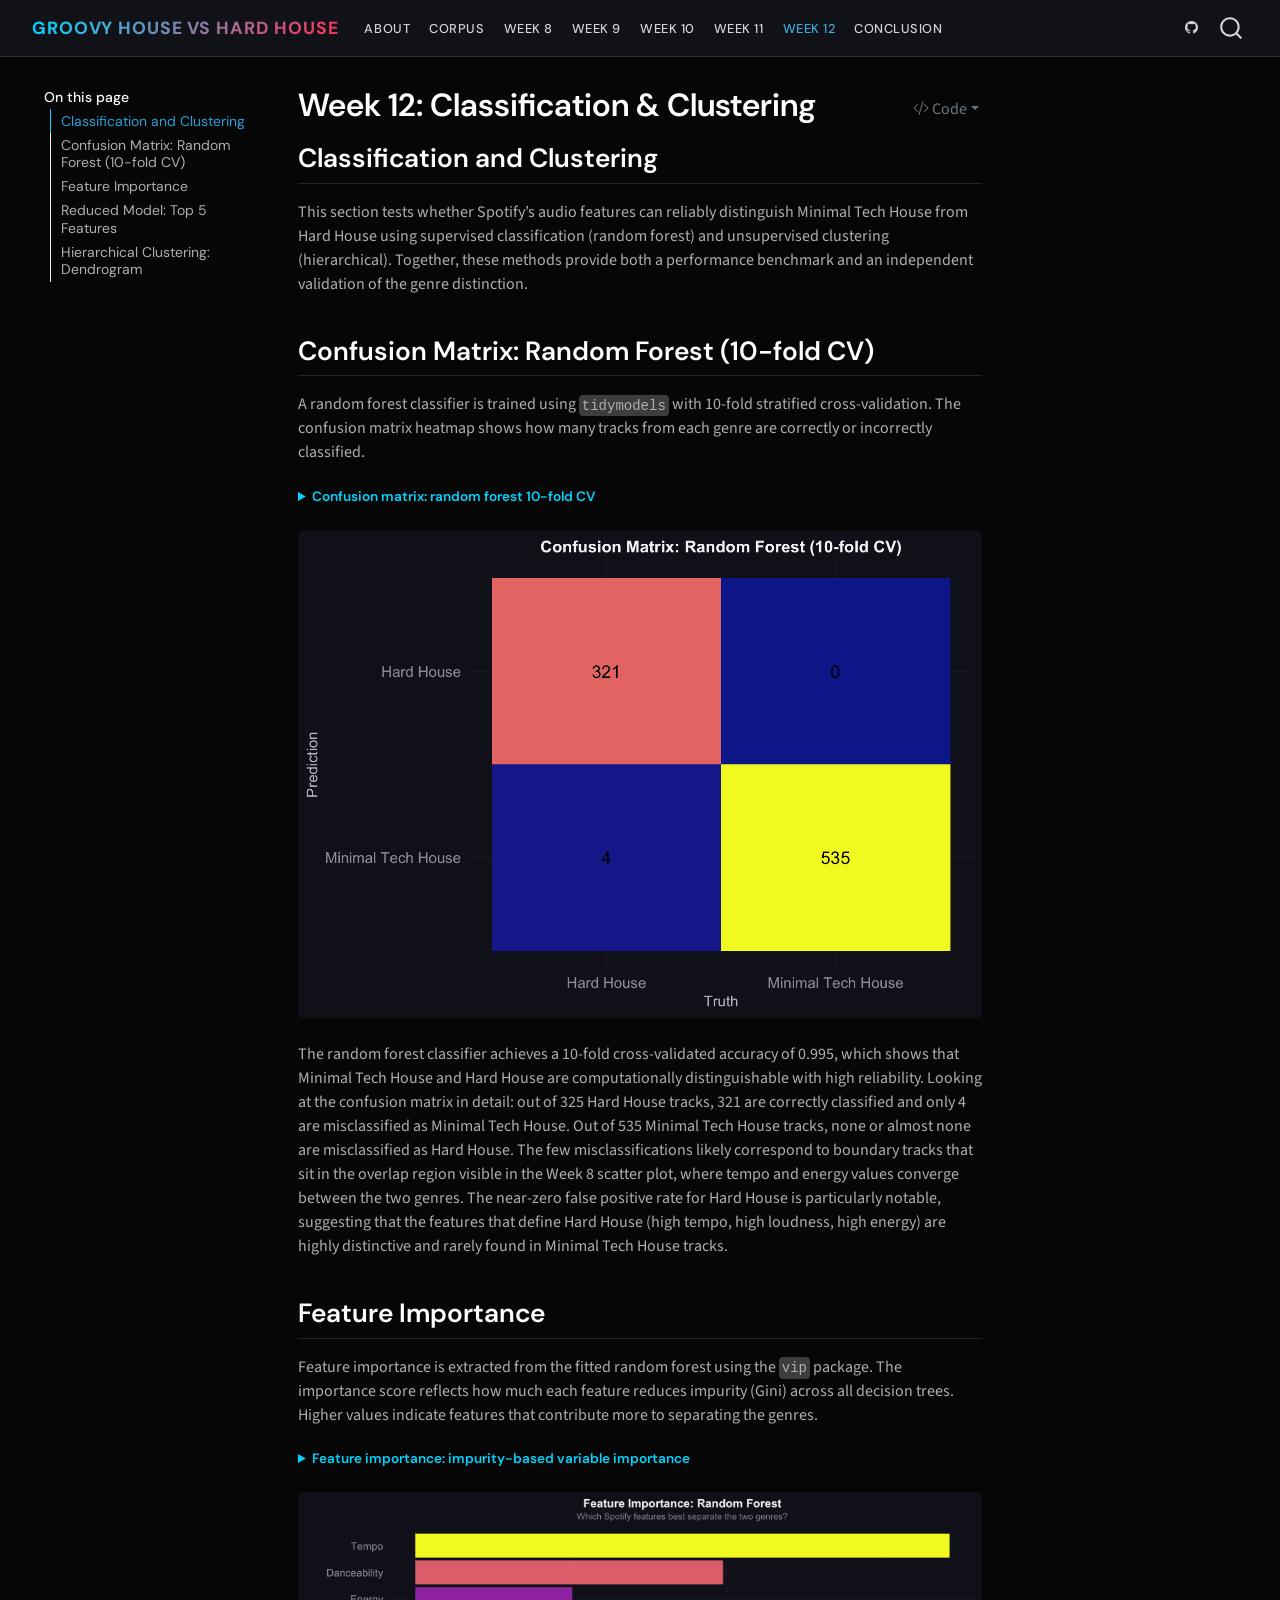
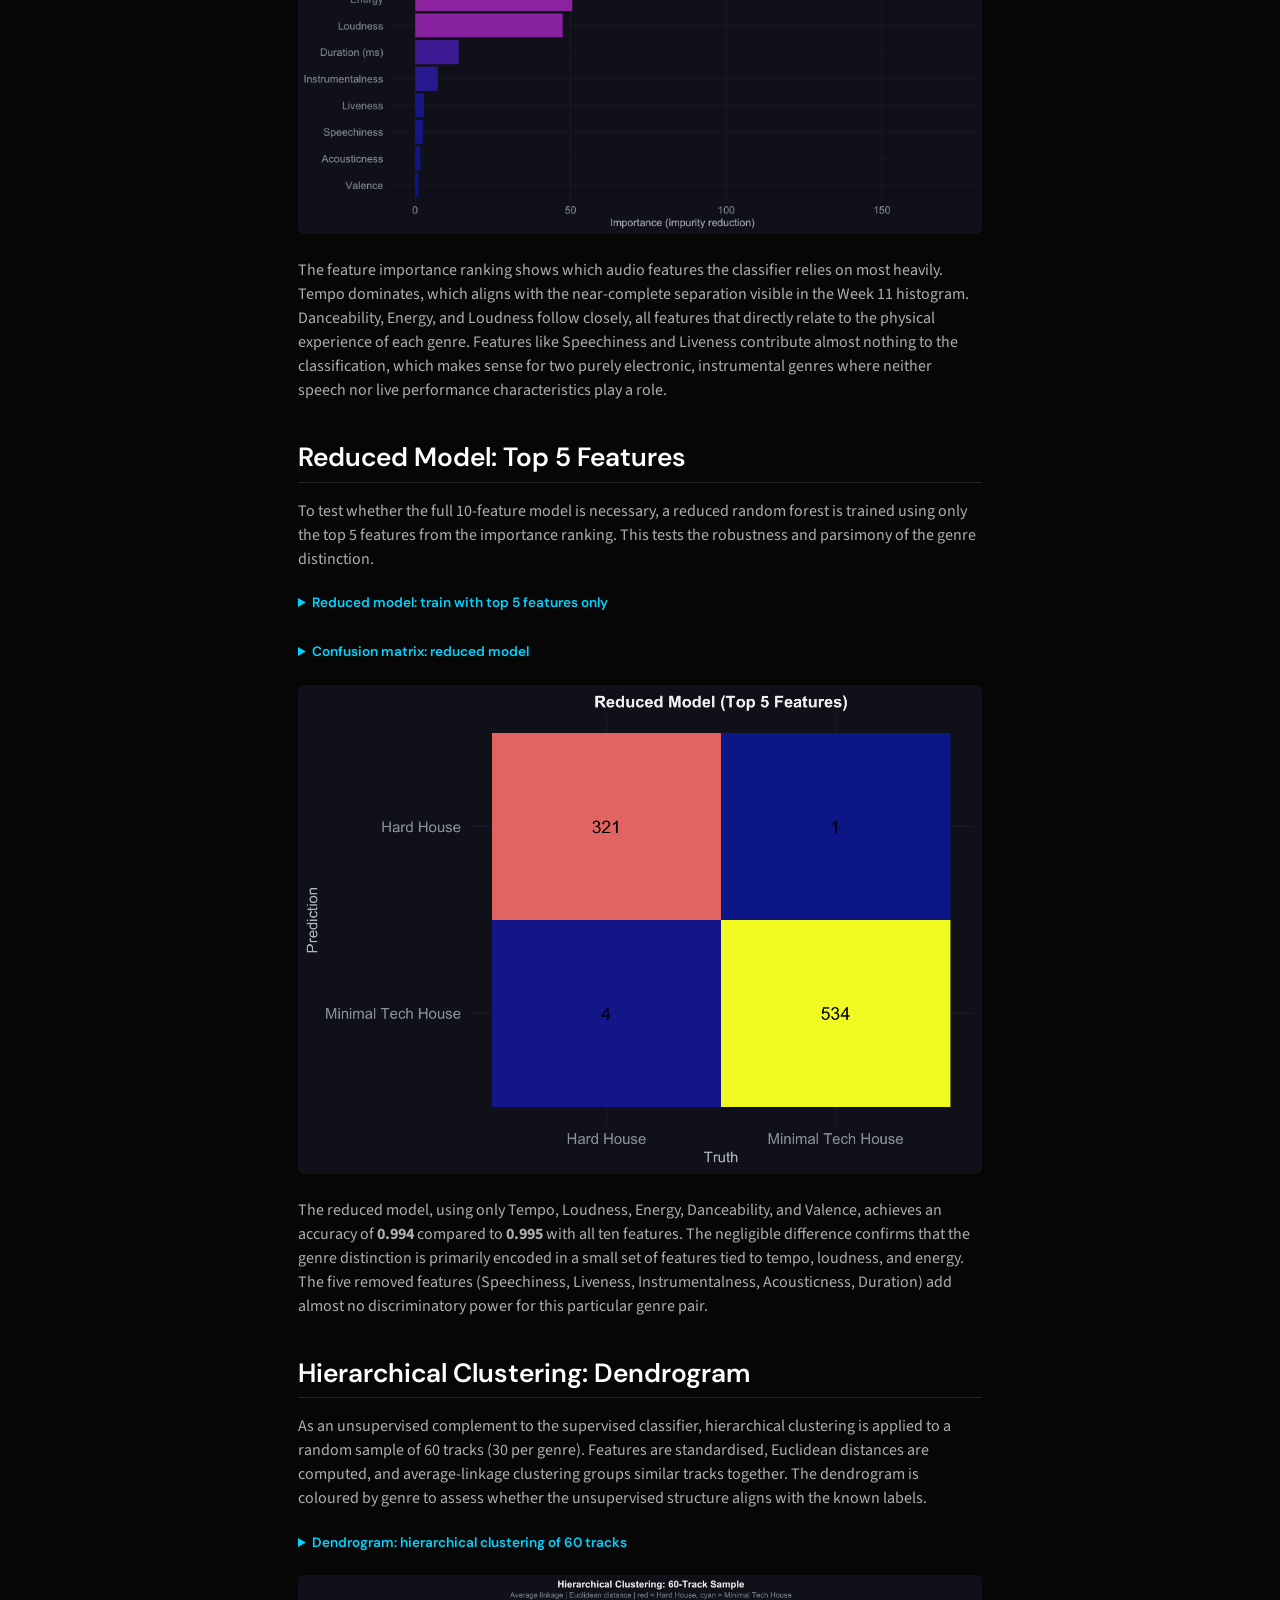
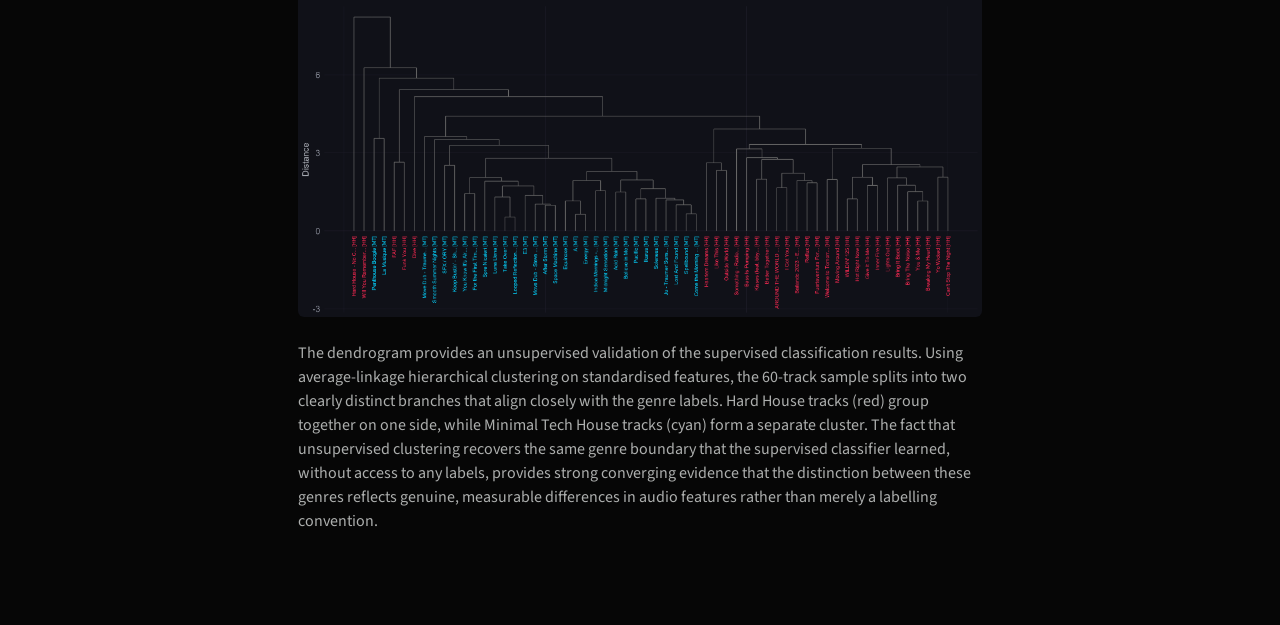
<file: docs/week12.html>
<!DOCTYPE html>
<html xmlns="http://www.w3.org/1999/xhtml" lang="en" xml:lang="en"><head>

<meta charset="utf-8">
<meta name="generator" content="quarto-1.8.25">

<meta name="viewport" content="width=device-width, initial-scale=1.0, user-scalable=yes">


<title>Week 12: Classification &amp; Clustering – Groovy House vs Hard House</title>
<style>
code{white-space: pre-wrap;}
span.smallcaps{font-variant: small-caps;}
div.columns{display: flex; gap: min(4vw, 1.5em);}
div.column{flex: auto; overflow-x: auto;}
div.hanging-indent{margin-left: 1.5em; text-indent: -1.5em;}
ul.task-list{list-style: none;}
ul.task-list li input[type="checkbox"] {
  width: 0.8em;
  margin: 0 0.8em 0.2em -1em; /* quarto-specific, see https://github.com/quarto-dev/quarto-cli/issues/4556 */ 
  vertical-align: middle;
}
/* CSS for syntax highlighting */
html { -webkit-text-size-adjust: 100%; }
pre > code.sourceCode { white-space: pre; position: relative; }
pre > code.sourceCode > span { display: inline-block; line-height: 1.25; }
pre > code.sourceCode > span:empty { height: 1.2em; }
.sourceCode { overflow: visible; }
code.sourceCode > span { color: inherit; text-decoration: inherit; }
div.sourceCode { margin: 1em 0; }
pre.sourceCode { margin: 0; }
@media screen {
div.sourceCode { overflow: auto; }
}
@media print {
pre > code.sourceCode { white-space: pre-wrap; }
pre > code.sourceCode > span { text-indent: -5em; padding-left: 5em; }
}
pre.numberSource code
  { counter-reset: source-line 0; }
pre.numberSource code > span
  { position: relative; left: -4em; counter-increment: source-line; }
pre.numberSource code > span > a:first-child::before
  { content: counter(source-line);
    position: relative; left: -1em; text-align: right; vertical-align: baseline;
    border: none; display: inline-block;
    -webkit-touch-callout: none; -webkit-user-select: none;
    -khtml-user-select: none; -moz-user-select: none;
    -ms-user-select: none; user-select: none;
    padding: 0 4px; width: 4em;
  }
pre.numberSource { margin-left: 3em;  padding-left: 4px; }
div.sourceCode
  {   }
@media screen {
pre > code.sourceCode > span > a:first-child::before { text-decoration: underline; }
}
</style>


<script src="site_libs/quarto-nav/quarto-nav.js"></script>
<script src="site_libs/clipboard/clipboard.min.js"></script>
<script src="site_libs/quarto-search/autocomplete.umd.js"></script>
<script src="site_libs/quarto-search/fuse.min.js"></script>
<script src="site_libs/quarto-search/quarto-search.js"></script>
<meta name="quarto:offset" content="./">
<script src="site_libs/quarto-html/quarto.js" type="module"></script>
<script src="site_libs/quarto-html/tabsets/tabsets.js" type="module"></script>
<script src="site_libs/quarto-html/axe/axe-check.js" type="module"></script>
<script src="site_libs/quarto-html/popper.min.js"></script>
<script src="site_libs/quarto-html/tippy.umd.min.js"></script>
<script src="site_libs/quarto-html/anchor.min.js"></script>
<link href="site_libs/quarto-html/tippy.css" rel="stylesheet">
<link href="site_libs/quarto-html/quarto-syntax-highlighting-dark-707d8167ce6003fca903bfe2be84ab7f.css" rel="stylesheet" id="quarto-text-highlighting-styles">
<script src="site_libs/bootstrap/bootstrap.min.js"></script>
<link href="site_libs/bootstrap/bootstrap-icons.css" rel="stylesheet">
<link href="site_libs/bootstrap/bootstrap-e478859834df8f7b077fbd1dd3762a8b.min.css" rel="stylesheet" append-hash="true" id="quarto-bootstrap" data-mode="dark">
<script id="quarto-search-options" type="application/json">{
  "location": "navbar",
  "copy-button": false,
  "collapse-after": 3,
  "panel-placement": "end",
  "type": "overlay",
  "limit": 50,
  "keyboard-shortcut": [
    "f",
    "/",
    "s"
  ],
  "show-item-context": false,
  "language": {
    "search-no-results-text": "No results",
    "search-matching-documents-text": "matching documents",
    "search-copy-link-title": "Copy link to search",
    "search-hide-matches-text": "Hide additional matches",
    "search-more-match-text": "more match in this document",
    "search-more-matches-text": "more matches in this document",
    "search-clear-button-title": "Clear",
    "search-text-placeholder": "",
    "search-detached-cancel-button-title": "Cancel",
    "search-submit-button-title": "Submit",
    "search-label": "Search"
  }
}</script>
<style>html{ scroll-behavior: smooth; }</style>


<link rel="stylesheet" href="style.css">
</head>

<body class="floating nav-fixed quarto-light">

<div id="quarto-search-results"></div>
  <header id="quarto-header" class="headroom fixed-top">
    <nav class="navbar navbar-expand-lg " data-bs-theme="dark">
      <div class="navbar-container container-fluid">
      <div class="navbar-brand-container mx-auto">
    <a href="./index.html" class="navbar-brand navbar-brand-logo">
    </a>
    <a class="navbar-brand" href="./index.html">
    <span class="navbar-title">Groovy House vs Hard House</span>
    </a>
  </div>
            <div id="quarto-search" class="" title="Search"></div>
          <button class="navbar-toggler" type="button" data-bs-toggle="collapse" data-bs-target="#navbarCollapse" aria-controls="navbarCollapse" role="menu" aria-expanded="false" aria-label="Toggle navigation" onclick="if (window.quartoToggleHeadroom) { window.quartoToggleHeadroom(); }">
  <span class="navbar-toggler-icon"></span>
</button>
          <div class="collapse navbar-collapse" id="navbarCollapse">
            <ul class="navbar-nav navbar-nav-scroll me-auto">
  <li class="nav-item">
    <a class="nav-link" href="./index.html"> 
<span class="menu-text">About</span></a>
  </li>  
  <li class="nav-item">
    <a class="nav-link" href="./corpus.html"> 
<span class="menu-text">Corpus</span></a>
  </li>  
  <li class="nav-item">
    <a class="nav-link" href="./week8.html"> 
<span class="menu-text">Week 8</span></a>
  </li>  
  <li class="nav-item">
    <a class="nav-link" href="./week9.html"> 
<span class="menu-text">Week 9</span></a>
  </li>  
  <li class="nav-item">
    <a class="nav-link" href="./week10.html"> 
<span class="menu-text">Week 10</span></a>
  </li>  
  <li class="nav-item">
    <a class="nav-link" href="./week11.html"> 
<span class="menu-text">Week 11</span></a>
  </li>  
  <li class="nav-item">
    <a class="nav-link active" href="./week12.html" aria-current="page"> 
<span class="menu-text">Week 12</span></a>
  </li>  
  <li class="nav-item">
    <a class="nav-link" href="./conclusion.html"> 
<span class="menu-text">Conclusion</span></a>
  </li>  
</ul>
            <ul class="navbar-nav navbar-nav-scroll ms-auto">
  <li class="nav-item compact">
    <a class="nav-link" href="https://github.com/abelvestering/Computational_Musicology/"> <i class="bi bi-github" role="img">
</i> 
<span class="menu-text"></span></a>
  </li>  
</ul>
          </div> <!-- /navcollapse -->
            <div class="quarto-navbar-tools">
</div>
      </div> <!-- /container-fluid -->
    </nav>
</header>
<!-- content -->
<div id="quarto-content" class="quarto-container page-columns page-rows-contents page-layout-article page-navbar">
<!-- sidebar -->
  <nav id="quarto-sidebar" class="sidebar collapse collapse-horizontal quarto-sidebar-collapse-item sidebar-navigation floating overflow-auto">
    <nav id="TOC" role="doc-toc" class="toc-active">
    <h2 id="toc-title">On this page</h2>
   
  <ul>
  <li><a href="#classification-and-clustering" id="toc-classification-and-clustering" class="nav-link active" data-scroll-target="#classification-and-clustering">Classification and Clustering</a></li>
  <li><a href="#confusion-matrix-random-forest-10-fold-cv" id="toc-confusion-matrix-random-forest-10-fold-cv" class="nav-link" data-scroll-target="#confusion-matrix-random-forest-10-fold-cv">Confusion Matrix: Random Forest (10-fold CV)</a></li>
  <li><a href="#feature-importance" id="toc-feature-importance" class="nav-link" data-scroll-target="#feature-importance">Feature Importance</a></li>
  <li><a href="#reduced-model-top-5-features" id="toc-reduced-model-top-5-features" class="nav-link" data-scroll-target="#reduced-model-top-5-features">Reduced Model: Top 5 Features</a></li>
  <li><a href="#hierarchical-clustering-dendrogram" id="toc-hierarchical-clustering-dendrogram" class="nav-link" data-scroll-target="#hierarchical-clustering-dendrogram">Hierarchical Clustering: Dendrogram</a></li>
  </ul>
</nav>
</nav>
<div id="quarto-sidebar-glass" class="quarto-sidebar-collapse-item" data-bs-toggle="collapse" data-bs-target=".quarto-sidebar-collapse-item"></div>
<!-- margin-sidebar -->
    <div id="quarto-margin-sidebar" class="sidebar margin-sidebar zindex-bottom">
    </div>
<!-- main -->
<main class="content" id="quarto-document-content">

<header id="title-block-header" class="quarto-title-block default">
<div class="quarto-title">
<div class="quarto-title-block"><div><h1 class="title">Week 12: Classification &amp; Clustering</h1><button type="button" class="btn code-tools-button dropdown-toggle" id="quarto-code-tools-menu" data-bs-toggle="dropdown" aria-expanded="false"><i class="bi"></i> Code</button><ul class="dropdown-menu dropdown-menu-end" aria-labelelledby="quarto-code-tools-menu"><li><a id="quarto-show-all-code" class="dropdown-item" href="javascript:void(0)" role="button">Show All Code</a></li><li><a id="quarto-hide-all-code" class="dropdown-item" href="javascript:void(0)" role="button">Hide All Code</a></li><li><hr class="dropdown-divider"></li><li><a id="quarto-view-source" class="dropdown-item" href="javascript:void(0)" role="button">View Source</a></li></ul></div></div>
</div>



<div class="quarto-title-meta">

    
  
    
  </div>
  


</header>


<section id="classification-and-clustering" class="level2">
<h2 class="anchored" data-anchor-id="classification-and-clustering">Classification and Clustering</h2>
<p>This section tests whether Spotify’s audio features can reliably distinguish Minimal Tech House from Hard House using supervised classification (random forest) and unsupervised clustering (hierarchical). Together, these methods provide both a performance benchmark and an independent validation of the genre distinction.</p>
</section>
<section id="confusion-matrix-random-forest-10-fold-cv" class="level2">
<h2 class="anchored" data-anchor-id="confusion-matrix-random-forest-10-fold-cv">Confusion Matrix: Random Forest (10-fold CV)</h2>
<p>A random forest classifier is trained using <code>tidymodels</code> with 10-fold stratified cross-validation. The confusion matrix heatmap shows how many tracks from each genre are correctly or incorrectly classified.</p>
<div class="cell">
<details class="code-fold">
<summary>Confusion matrix: random forest 10-fold CV</summary>
<div class="code-copy-outer-scaffold"><div class="sourceCode cell-code" id="cb1"><pre class="sourceCode r code-with-copy"><code class="sourceCode r"><span id="cb1-1"><a href="#cb1-1" aria-hidden="true" tabindex="-1"></a>forest_fit<span class="sc">|&gt;</span><span class="fu">collect_predictions</span>()<span class="sc">|&gt;</span><span class="fu">conf_mat</span>(<span class="at">truth=</span>Genre,<span class="at">estimate=</span>.pred_class)<span class="sc">|&gt;</span><span class="fu">autoplot</span>(<span class="at">type=</span><span class="st">"heatmap"</span>)<span class="sc">+</span></span>
<span id="cb1-2"><a href="#cb1-2" aria-hidden="true" tabindex="-1"></a>  <span class="fu">scale_fill_viridis_c</span>(<span class="at">option=</span><span class="st">"plasma"</span>)<span class="sc">+</span><span class="fu">labs</span>(<span class="at">title=</span><span class="st">"Confusion Matrix: Random Forest (10-fold CV)"</span>)<span class="sc">+</span></span>
<span id="cb1-3"><a href="#cb1-3" aria-hidden="true" tabindex="-1"></a>  <span class="fu">theme_freq</span>(<span class="dv">13</span>)<span class="sc">+</span><span class="fu">theme</span>(<span class="at">panel.grid=</span><span class="fu">element_blank</span>(),<span class="at">legend.position=</span><span class="st">"none"</span>)</span></code></pre></div><button title="Copy to Clipboard" class="code-copy-button"><i class="bi"></i></button></div>
</details>
<div class="cell-output-display">
<div>
<figure class="figure">
<p><img src="week12_files/figure-html/unnamed-chunk-1-1.png" class="img-fluid figure-img" style="width:100.0%"></p>
</figure>
</div>
</div>
</div>
<p>The random forest classifier achieves a 10-fold cross-validated accuracy of 0.995, which shows that Minimal Tech House and Hard House are computationally distinguishable with high reliability. Looking at the confusion matrix in detail: out of 325 Hard House tracks, 321 are correctly classified and only 4 are misclassified as Minimal Tech House. Out of 535 Minimal Tech House tracks, none or almost none are misclassified as Hard House. The few misclassifications likely correspond to boundary tracks that sit in the overlap region visible in the Week 8 scatter plot, where tempo and energy values converge between the two genres. The near-zero false positive rate for Hard House is particularly notable, suggesting that the features that define Hard House (high tempo, high loudness, high energy) are highly distinctive and rarely found in Minimal Tech House tracks.</p>
</section>
<section id="feature-importance" class="level2">
<h2 class="anchored" data-anchor-id="feature-importance">Feature Importance</h2>
<p>Feature importance is extracted from the fitted random forest using the <code>vip</code> package. The importance score reflects how much each feature reduces impurity (Gini) across all decision trees. Higher values indicate features that contribute more to separating the genres.</p>
<div class="cell">
<details class="code-fold">
<summary>Feature importance: impurity-based variable importance</summary>
<div class="code-copy-outer-scaffold"><div class="sourceCode cell-code" id="cb2"><pre class="sourceCode r code-with-copy"><code class="sourceCode r"><span id="cb2-1"><a href="#cb2-1" aria-hidden="true" tabindex="-1"></a>importance_fit<span class="ot">&lt;-</span><span class="fu">workflow</span>()<span class="sc">|&gt;</span><span class="fu">add_recipe</span>(class_recipe)<span class="sc">|&gt;</span><span class="fu">add_model</span>(forest_model)<span class="sc">|&gt;</span><span class="fu">fit</span>(corpus_clean)</span>
<span id="cb2-2"><a href="#cb2-2" aria-hidden="true" tabindex="-1"></a>importance_fit<span class="sc">|&gt;</span><span class="fu">extract_fit_parsnip</span>()<span class="sc">|&gt;</span>vip<span class="sc">::</span><span class="fu">vi</span>()<span class="sc">|&gt;</span><span class="fu">mutate</span>(<span class="at">Variable=</span><span class="fu">fct_reorder</span>(Variable,Importance))<span class="sc">|&gt;</span></span>
<span id="cb2-3"><a href="#cb2-3" aria-hidden="true" tabindex="-1"></a>  <span class="fu">ggplot</span>(<span class="fu">aes</span>(<span class="at">x=</span>Importance,<span class="at">y=</span>Variable,<span class="at">fill=</span>Importance))<span class="sc">+</span><span class="fu">geom_col</span>()<span class="sc">+</span><span class="fu">scale_fill_viridis_c</span>(<span class="at">guide=</span><span class="st">"none"</span>,<span class="at">option=</span><span class="st">"plasma"</span>)<span class="sc">+</span></span>
<span id="cb2-4"><a href="#cb2-4" aria-hidden="true" tabindex="-1"></a>  <span class="fu">theme_freq</span>(<span class="dv">12</span>)<span class="sc">+</span><span class="fu">labs</span>(<span class="at">title=</span><span class="st">"Feature Importance: Random Forest"</span>,<span class="at">subtitle=</span><span class="st">"Which Spotify features best separate the two genres?"</span>,<span class="at">x=</span><span class="st">"Importance (impurity reduction)"</span>,<span class="at">y=</span><span class="cn">NULL</span>)</span></code></pre></div><button title="Copy to Clipboard" class="code-copy-button"><i class="bi"></i></button></div>
</details>
<div class="cell-output-display">
<div>
<figure class="figure">
<p><img src="week12_files/figure-html/unnamed-chunk-2-1.png" class="img-fluid figure-img" style="width:100.0%"></p>
</figure>
</div>
</div>
</div>
<p>The feature importance ranking shows which audio features the classifier relies on most heavily. Tempo dominates, which aligns with the near-complete separation visible in the Week 11 histogram. Danceability, Energy, and Loudness follow closely, all features that directly relate to the physical experience of each genre. Features like Speechiness and Liveness contribute almost nothing to the classification, which makes sense for two purely electronic, instrumental genres where neither speech nor live performance characteristics play a role.</p>
</section>
<section id="reduced-model-top-5-features" class="level2">
<h2 class="anchored" data-anchor-id="reduced-model-top-5-features">Reduced Model: Top 5 Features</h2>
<p>To test whether the full 10-feature model is necessary, a reduced random forest is trained using only the top 5 features from the importance ranking. This tests the robustness and parsimony of the genre distinction.</p>
<div class="cell">
<details class="code-fold">
<summary>Reduced model: train with top 5 features only</summary>
<div class="code-copy-outer-scaffold"><div class="sourceCode cell-code" id="cb3"><pre class="sourceCode r code-with-copy"><code class="sourceCode r"><span id="cb3-1"><a href="#cb3-1" aria-hidden="true" tabindex="-1"></a>reduced_recipe<span class="ot">&lt;-</span><span class="fu">recipe</span>(Genre<span class="sc">~</span>Tempo<span class="sc">+</span>Loudness<span class="sc">+</span>Energy<span class="sc">+</span>Danceability<span class="sc">+</span>Valence,<span class="at">data=</span>corpus_clean)<span class="sc">|&gt;</span><span class="fu">step_center</span>(<span class="fu">all_predictors</span>())<span class="sc">|&gt;</span><span class="fu">step_scale</span>(<span class="fu">all_predictors</span>())</span>
<span id="cb3-2"><a href="#cb3-2" aria-hidden="true" tabindex="-1"></a>reduced_fit<span class="ot">&lt;-</span><span class="fu">workflow</span>()<span class="sc">|&gt;</span><span class="fu">add_recipe</span>(reduced_recipe)<span class="sc">|&gt;</span><span class="fu">add_model</span>(forest_model)<span class="sc">|&gt;</span><span class="fu">fit_resamples</span>(corpus_cv,<span class="at">control=</span><span class="fu">control_resamples</span>(<span class="at">save_pred=</span>T))</span>
<span id="cb3-3"><a href="#cb3-3" aria-hidden="true" tabindex="-1"></a>reduced_accuracy<span class="ot">&lt;-</span>reduced_fit<span class="sc">|&gt;</span><span class="fu">collect_metrics</span>()<span class="sc">|&gt;</span><span class="fu">filter</span>(.metric<span class="sc">==</span><span class="st">"accuracy"</span>)<span class="sc">|&gt;</span><span class="fu">pull</span>(mean)<span class="sc">|&gt;</span><span class="fu">round</span>(<span class="dv">3</span>)</span></code></pre></div><button title="Copy to Clipboard" class="code-copy-button"><i class="bi"></i></button></div>
</details>
</div>
<div class="cell">
<details class="code-fold">
<summary>Confusion matrix: reduced model</summary>
<div class="code-copy-outer-scaffold"><div class="sourceCode cell-code" id="cb4"><pre class="sourceCode r code-with-copy"><code class="sourceCode r"><span id="cb4-1"><a href="#cb4-1" aria-hidden="true" tabindex="-1"></a>reduced_fit<span class="sc">|&gt;</span><span class="fu">collect_predictions</span>()<span class="sc">|&gt;</span><span class="fu">conf_mat</span>(<span class="at">truth=</span>Genre,<span class="at">estimate=</span>.pred_class)<span class="sc">|&gt;</span><span class="fu">autoplot</span>(<span class="at">type=</span><span class="st">"heatmap"</span>)<span class="sc">+</span></span>
<span id="cb4-2"><a href="#cb4-2" aria-hidden="true" tabindex="-1"></a>  <span class="fu">scale_fill_viridis_c</span>(<span class="at">option=</span><span class="st">"plasma"</span>)<span class="sc">+</span><span class="fu">labs</span>(<span class="at">title=</span><span class="st">"Reduced Model (Top 5 Features)"</span>)<span class="sc">+</span></span>
<span id="cb4-3"><a href="#cb4-3" aria-hidden="true" tabindex="-1"></a>  <span class="fu">theme_freq</span>(<span class="dv">13</span>)<span class="sc">+</span><span class="fu">theme</span>(<span class="at">panel.grid=</span><span class="fu">element_blank</span>(),<span class="at">legend.position=</span><span class="st">"none"</span>)</span></code></pre></div><button title="Copy to Clipboard" class="code-copy-button"><i class="bi"></i></button></div>
</details>
<div class="cell-output-display">
<div>
<figure class="figure">
<p><img src="week12_files/figure-html/unnamed-chunk-4-1.png" class="img-fluid figure-img" style="width:100.0%"></p>
</figure>
</div>
</div>
</div>
<p>The reduced model, using only Tempo, Loudness, Energy, Danceability, and Valence, achieves an accuracy of <strong>0.994</strong> compared to <strong>0.995</strong> with all ten features. The negligible difference confirms that the genre distinction is primarily encoded in a small set of features tied to tempo, loudness, and energy. The five removed features (Speechiness, Liveness, Instrumentalness, Acousticness, Duration) add almost no discriminatory power for this particular genre pair.</p>
</section>
<section id="hierarchical-clustering-dendrogram" class="level2">
<h2 class="anchored" data-anchor-id="hierarchical-clustering-dendrogram">Hierarchical Clustering: Dendrogram</h2>
<p>As an unsupervised complement to the supervised classifier, hierarchical clustering is applied to a random sample of 60 tracks (30 per genre). Features are standardised, Euclidean distances are computed, and average-linkage clustering groups similar tracks together. The dendrogram is coloured by genre to assess whether the unsupervised structure aligns with the known labels.</p>
<div class="cell">
<details class="code-fold">
<summary>Dendrogram: hierarchical clustering of 60 tracks</summary>
<div class="code-copy-outer-scaffold"><div class="sourceCode cell-code" id="cb5"><pre class="sourceCode r code-with-copy"><code class="sourceCode r"><span id="cb5-1"><a href="#cb5-1" aria-hidden="true" tabindex="-1"></a><span class="fu">set.seed</span>(<span class="dv">123</span>)</span>
<span id="cb5-2"><a href="#cb5-2" aria-hidden="true" tabindex="-1"></a>cs<span class="ot">&lt;-</span>corpus_clean<span class="sc">|&gt;</span><span class="fu">group_by</span>(Genre)<span class="sc">|&gt;</span><span class="fu">slice_sample</span>(<span class="at">n=</span><span class="dv">30</span>)<span class="sc">|&gt;</span><span class="fu">ungroup</span>()<span class="sc">|&gt;</span><span class="fu">mutate</span>(<span class="at">label=</span><span class="fu">paste0</span>(<span class="fu">str_trunc</span>(<span class="st">`</span><span class="at">Track Name</span><span class="st">`</span>,<span class="dv">20</span>),<span class="st">" ["</span>,<span class="fu">if_else</span>(Genre<span class="sc">==</span><span class="st">"Hard House"</span>,<span class="st">"HH"</span>,<span class="st">"MT"</span>),<span class="st">"]"</span>))</span>
<span id="cb5-3"><a href="#cb5-3" aria-hidden="true" tabindex="-1"></a>cf<span class="ot">&lt;-</span>cs<span class="sc">|&gt;</span><span class="fu">select</span>(label,Danceability,Energy,Loudness,Speechiness,Acousticness,Instrumentalness,Liveness,Valence,Tempo,<span class="st">`</span><span class="at">Duration (ms)</span><span class="st">`</span>)<span class="sc">|&gt;</span><span class="fu">column_to_rownames</span>(<span class="st">"label"</span>)</span>
<span id="cb5-4"><a href="#cb5-4" aria-hidden="true" tabindex="-1"></a>cl<span class="ot">&lt;-</span><span class="fu">dist</span>(<span class="fu">scale</span>(cf),<span class="at">method=</span><span class="st">"euclidean"</span>)<span class="sc">|&gt;</span><span class="fu">hclust</span>(<span class="at">method=</span><span class="st">"average"</span>);dd<span class="ot">&lt;-</span><span class="fu">dendro_data</span>(cl)</span>
<span id="cb5-5"><a href="#cb5-5" aria-hidden="true" tabindex="-1"></a>ldf<span class="ot">&lt;-</span>dd<span class="sc">$</span>labels<span class="sc">|&gt;</span><span class="fu">mutate</span>(<span class="at">genre=</span><span class="fu">if_else</span>(<span class="fu">str_detect</span>(label,<span class="st">"</span><span class="sc">\\</span><span class="st">[HH</span><span class="sc">\\</span><span class="st">]"</span>),<span class="st">"Hard House"</span>,<span class="st">"Minimal Tech House"</span>),<span class="at">col=</span><span class="fu">if_else</span>(genre<span class="sc">==</span><span class="st">"Hard House"</span>,<span class="st">"#ff2d55"</span>,<span class="st">"#00d4ff"</span>))</span>
<span id="cb5-6"><a href="#cb5-6" aria-hidden="true" tabindex="-1"></a><span class="fu">ggplot</span>()<span class="sc">+</span><span class="fu">geom_segment</span>(<span class="at">data=</span>dd<span class="sc">$</span>segments,<span class="fu">aes</span>(<span class="at">x=</span>x,<span class="at">y=</span>y,<span class="at">xend=</span>xend,<span class="at">yend=</span>yend),<span class="at">colour=</span><span class="st">"grey40"</span>,<span class="at">linewidth=</span><span class="fl">0.4</span>)<span class="sc">+</span></span>
<span id="cb5-7"><a href="#cb5-7" aria-hidden="true" tabindex="-1"></a>  <span class="fu">geom_text</span>(<span class="at">data=</span>ldf,<span class="fu">aes</span>(<span class="at">x=</span>x,<span class="at">y=</span>y<span class="fl">-0.2</span>,<span class="at">label=</span>label,<span class="at">colour=</span>col),<span class="at">hjust=</span><span class="dv">1</span>,<span class="at">size=</span><span class="fl">2.3</span>,<span class="at">angle=</span><span class="dv">90</span>)<span class="sc">+</span></span>
<span id="cb5-8"><a href="#cb5-8" aria-hidden="true" tabindex="-1"></a>  <span class="fu">scale_colour_identity</span>()<span class="sc">+</span><span class="fu">scale_y_continuous</span>(<span class="at">expand=</span><span class="fu">expansion</span>(<span class="at">mult=</span><span class="fu">c</span>(<span class="fl">0.35</span>,<span class="fl">0.05</span>)))<span class="sc">+</span></span>
<span id="cb5-9"><a href="#cb5-9" aria-hidden="true" tabindex="-1"></a>  <span class="fu">theme_freq</span>(<span class="dv">11</span>)<span class="sc">+</span><span class="fu">theme</span>(<span class="at">axis.text.x=</span><span class="fu">element_blank</span>(),<span class="at">axis.ticks.x=</span><span class="fu">element_blank</span>(),<span class="at">panel.grid=</span><span class="fu">element_blank</span>())<span class="sc">+</span></span>
<span id="cb5-10"><a href="#cb5-10" aria-hidden="true" tabindex="-1"></a>  <span class="fu">labs</span>(<span class="at">title=</span><span class="st">"Hierarchical Clustering: 60-Track Sample"</span>,<span class="at">subtitle=</span><span class="st">"Average linkage | Euclidean distance | red = Hard House, cyan = Minimal Tech House"</span>,<span class="at">x=</span><span class="cn">NULL</span>,<span class="at">y=</span><span class="st">"Distance"</span>)</span></code></pre></div><button title="Copy to Clipboard" class="code-copy-button"><i class="bi"></i></button></div>
</details>
<div class="cell-output-display">
<div>
<figure class="figure">
<p><img src="week12_files/figure-html/unnamed-chunk-5-1.png" class="img-fluid figure-img" style="width:100.0%"></p>
</figure>
</div>
</div>
</div>
<p>The dendrogram provides an unsupervised validation of the supervised classification results. Using average-linkage hierarchical clustering on standardised features, the 60-track sample splits into two clearly distinct branches that align closely with the genre labels. Hard House tracks (red) group together on one side, while Minimal Tech House tracks (cyan) form a separate cluster. The fact that unsupervised clustering recovers the same genre boundary that the supervised classifier learned, without access to any labels, provides strong converging evidence that the distinction between these genres reflects genuine, measurable differences in audio features rather than merely a labelling convention.</p>


<!-- -->

</section>

</main> <!-- /main -->
<script id="quarto-html-after-body" type="application/javascript">
  window.document.addEventListener("DOMContentLoaded", function (event) {
    const icon = "";
    const anchorJS = new window.AnchorJS();
    anchorJS.options = {
      placement: 'right',
      icon: icon
    };
    anchorJS.add('.anchored');
    const isCodeAnnotation = (el) => {
      for (const clz of el.classList) {
        if (clz.startsWith('code-annotation-')) {                     
          return true;
        }
      }
      return false;
    }
    const onCopySuccess = function(e) {
      // button target
      const button = e.trigger;
      // don't keep focus
      button.blur();
      // flash "checked"
      button.classList.add('code-copy-button-checked');
      var currentTitle = button.getAttribute("title");
      button.setAttribute("title", "Copied!");
      let tooltip;
      if (window.bootstrap) {
        button.setAttribute("data-bs-toggle", "tooltip");
        button.setAttribute("data-bs-placement", "left");
        button.setAttribute("data-bs-title", "Copied!");
        tooltip = new bootstrap.Tooltip(button, 
          { trigger: "manual", 
            customClass: "code-copy-button-tooltip",
            offset: [0, -8]});
        tooltip.show();    
      }
      setTimeout(function() {
        if (tooltip) {
          tooltip.hide();
          button.removeAttribute("data-bs-title");
          button.removeAttribute("data-bs-toggle");
          button.removeAttribute("data-bs-placement");
        }
        button.setAttribute("title", currentTitle);
        button.classList.remove('code-copy-button-checked');
      }, 1000);
      // clear code selection
      e.clearSelection();
    }
    const getTextToCopy = function(trigger) {
      const outerScaffold = trigger.parentElement.cloneNode(true);
      const codeEl = outerScaffold.querySelector('code');
      for (const childEl of codeEl.children) {
        if (isCodeAnnotation(childEl)) {
          childEl.remove();
        }
      }
      return codeEl.innerText;
    }
    const clipboard = new window.ClipboardJS('.code-copy-button:not([data-in-quarto-modal])', {
      text: getTextToCopy
    });
    clipboard.on('success', onCopySuccess);
    if (window.document.getElementById('quarto-embedded-source-code-modal')) {
      const clipboardModal = new window.ClipboardJS('.code-copy-button[data-in-quarto-modal]', {
        text: getTextToCopy,
        container: window.document.getElementById('quarto-embedded-source-code-modal')
      });
      clipboardModal.on('success', onCopySuccess);
    }
    const viewSource = window.document.getElementById('quarto-view-source') ||
                       window.document.getElementById('quarto-code-tools-source');
    if (viewSource) {
      const sourceUrl = viewSource.getAttribute("data-quarto-source-url");
      viewSource.addEventListener("click", function(e) {
        if (sourceUrl) {
          // rstudio viewer pane
          if (/\bcapabilities=\b/.test(window.location)) {
            window.open(sourceUrl);
          } else {
            window.location.href = sourceUrl;
          }
        } else {
          const modal = new bootstrap.Modal(document.getElementById('quarto-embedded-source-code-modal'));
          modal.show();
        }
        return false;
      });
    }
    function toggleCodeHandler(show) {
      return function(e) {
        const detailsSrc = window.document.querySelectorAll(".cell > details > .sourceCode");
        for (let i=0; i<detailsSrc.length; i++) {
          const details = detailsSrc[i].parentElement;
          if (show) {
            details.open = true;
          } else {
            details.removeAttribute("open");
          }
        }
        const cellCodeDivs = window.document.querySelectorAll(".cell > .sourceCode");
        const fromCls = show ? "hidden" : "unhidden";
        const toCls = show ? "unhidden" : "hidden";
        for (let i=0; i<cellCodeDivs.length; i++) {
          const codeDiv = cellCodeDivs[i];
          if (codeDiv.classList.contains(fromCls)) {
            codeDiv.classList.remove(fromCls);
            codeDiv.classList.add(toCls);
          } 
        }
        return false;
      }
    }
    const hideAllCode = window.document.getElementById("quarto-hide-all-code");
    if (hideAllCode) {
      hideAllCode.addEventListener("click", toggleCodeHandler(false));
    }
    const showAllCode = window.document.getElementById("quarto-show-all-code");
    if (showAllCode) {
      showAllCode.addEventListener("click", toggleCodeHandler(true));
    }
      var localhostRegex = new RegExp(/^(?:http|https):\/\/localhost\:?[0-9]*\//);
      var mailtoRegex = new RegExp(/^mailto:/);
        var filterRegex = new RegExp('/' + window.location.host + '/');
      var isInternal = (href) => {
          return filterRegex.test(href) || localhostRegex.test(href) || mailtoRegex.test(href);
      }
      // Inspect non-navigation links and adorn them if external
     var links = window.document.querySelectorAll('a[href]:not(.nav-link):not(.navbar-brand):not(.toc-action):not(.sidebar-link):not(.sidebar-item-toggle):not(.pagination-link):not(.no-external):not([aria-hidden]):not(.dropdown-item):not(.quarto-navigation-tool):not(.about-link)');
      for (var i=0; i<links.length; i++) {
        const link = links[i];
        if (!isInternal(link.href)) {
          // undo the damage that might have been done by quarto-nav.js in the case of
          // links that we want to consider external
          if (link.dataset.originalHref !== undefined) {
            link.href = link.dataset.originalHref;
          }
        }
      }
    function tippyHover(el, contentFn, onTriggerFn, onUntriggerFn) {
      const config = {
        allowHTML: true,
        maxWidth: 500,
        delay: 100,
        arrow: false,
        appendTo: function(el) {
            return el.parentElement;
        },
        interactive: true,
        interactiveBorder: 10,
        theme: 'quarto',
        placement: 'bottom-start',
      };
      if (contentFn) {
        config.content = contentFn;
      }
      if (onTriggerFn) {
        config.onTrigger = onTriggerFn;
      }
      if (onUntriggerFn) {
        config.onUntrigger = onUntriggerFn;
      }
      window.tippy(el, config); 
    }
    const noterefs = window.document.querySelectorAll('a[role="doc-noteref"]');
    for (var i=0; i<noterefs.length; i++) {
      const ref = noterefs[i];
      tippyHover(ref, function() {
        // use id or data attribute instead here
        let href = ref.getAttribute('data-footnote-href') || ref.getAttribute('href');
        try { href = new URL(href).hash; } catch {}
        const id = href.replace(/^#\/?/, "");
        const note = window.document.getElementById(id);
        if (note) {
          return note.innerHTML;
        } else {
          return "";
        }
      });
    }
    const xrefs = window.document.querySelectorAll('a.quarto-xref');
    const processXRef = (id, note) => {
      // Strip column container classes
      const stripColumnClz = (el) => {
        el.classList.remove("page-full", "page-columns");
        if (el.children) {
          for (const child of el.children) {
            stripColumnClz(child);
          }
        }
      }
      stripColumnClz(note)
      if (id === null || id.startsWith('sec-')) {
        // Special case sections, only their first couple elements
        const container = document.createElement("div");
        if (note.children && note.children.length > 2) {
          container.appendChild(note.children[0].cloneNode(true));
          for (let i = 1; i < note.children.length; i++) {
            const child = note.children[i];
            if (child.tagName === "P" && child.innerText === "") {
              continue;
            } else {
              container.appendChild(child.cloneNode(true));
              break;
            }
          }
          if (window.Quarto?.typesetMath) {
            window.Quarto.typesetMath(container);
          }
          return container.innerHTML
        } else {
          if (window.Quarto?.typesetMath) {
            window.Quarto.typesetMath(note);
          }
          return note.innerHTML;
        }
      } else {
        // Remove any anchor links if they are present
        const anchorLink = note.querySelector('a.anchorjs-link');
        if (anchorLink) {
          anchorLink.remove();
        }
        if (window.Quarto?.typesetMath) {
          window.Quarto.typesetMath(note);
        }
        if (note.classList.contains("callout")) {
          return note.outerHTML;
        } else {
          return note.innerHTML;
        }
      }
    }
    for (var i=0; i<xrefs.length; i++) {
      const xref = xrefs[i];
      tippyHover(xref, undefined, function(instance) {
        instance.disable();
        let url = xref.getAttribute('href');
        let hash = undefined; 
        if (url.startsWith('#')) {
          hash = url;
        } else {
          try { hash = new URL(url).hash; } catch {}
        }
        if (hash) {
          const id = hash.replace(/^#\/?/, "");
          const note = window.document.getElementById(id);
          if (note !== null) {
            try {
              const html = processXRef(id, note.cloneNode(true));
              instance.setContent(html);
            } finally {
              instance.enable();
              instance.show();
            }
          } else {
            // See if we can fetch this
            fetch(url.split('#')[0])
            .then(res => res.text())
            .then(html => {
              const parser = new DOMParser();
              const htmlDoc = parser.parseFromString(html, "text/html");
              const note = htmlDoc.getElementById(id);
              if (note !== null) {
                const html = processXRef(id, note);
                instance.setContent(html);
              } 
            }).finally(() => {
              instance.enable();
              instance.show();
            });
          }
        } else {
          // See if we can fetch a full url (with no hash to target)
          // This is a special case and we should probably do some content thinning / targeting
          fetch(url)
          .then(res => res.text())
          .then(html => {
            const parser = new DOMParser();
            const htmlDoc = parser.parseFromString(html, "text/html");
            const note = htmlDoc.querySelector('main.content');
            if (note !== null) {
              // This should only happen for chapter cross references
              // (since there is no id in the URL)
              // remove the first header
              if (note.children.length > 0 && note.children[0].tagName === "HEADER") {
                note.children[0].remove();
              }
              const html = processXRef(null, note);
              instance.setContent(html);
            } 
          }).finally(() => {
            instance.enable();
            instance.show();
          });
        }
      }, function(instance) {
      });
    }
        let selectedAnnoteEl;
        const selectorForAnnotation = ( cell, annotation) => {
          let cellAttr = 'data-code-cell="' + cell + '"';
          let lineAttr = 'data-code-annotation="' +  annotation + '"';
          const selector = 'span[' + cellAttr + '][' + lineAttr + ']';
          return selector;
        }
        const selectCodeLines = (annoteEl) => {
          const doc = window.document;
          const targetCell = annoteEl.getAttribute("data-target-cell");
          const targetAnnotation = annoteEl.getAttribute("data-target-annotation");
          const annoteSpan = window.document.querySelector(selectorForAnnotation(targetCell, targetAnnotation));
          const lines = annoteSpan.getAttribute("data-code-lines").split(",");
          const lineIds = lines.map((line) => {
            return targetCell + "-" + line;
          })
          let top = null;
          let height = null;
          let parent = null;
          if (lineIds.length > 0) {
              //compute the position of the single el (top and bottom and make a div)
              const el = window.document.getElementById(lineIds[0]);
              top = el.offsetTop;
              height = el.offsetHeight;
              parent = el.parentElement.parentElement;
            if (lineIds.length > 1) {
              const lastEl = window.document.getElementById(lineIds[lineIds.length - 1]);
              const bottom = lastEl.offsetTop + lastEl.offsetHeight;
              height = bottom - top;
            }
            if (top !== null && height !== null && parent !== null) {
              // cook up a div (if necessary) and position it 
              let div = window.document.getElementById("code-annotation-line-highlight");
              if (div === null) {
                div = window.document.createElement("div");
                div.setAttribute("id", "code-annotation-line-highlight");
                div.style.position = 'absolute';
                parent.appendChild(div);
              }
              div.style.top = top - 2 + "px";
              div.style.height = height + 4 + "px";
              div.style.left = 0;
              let gutterDiv = window.document.getElementById("code-annotation-line-highlight-gutter");
              if (gutterDiv === null) {
                gutterDiv = window.document.createElement("div");
                gutterDiv.setAttribute("id", "code-annotation-line-highlight-gutter");
                gutterDiv.style.position = 'absolute';
                const codeCell = window.document.getElementById(targetCell);
                const gutter = codeCell.querySelector('.code-annotation-gutter');
                gutter.appendChild(gutterDiv);
              }
              gutterDiv.style.top = top - 2 + "px";
              gutterDiv.style.height = height + 4 + "px";
            }
            selectedAnnoteEl = annoteEl;
          }
        };
        const unselectCodeLines = () => {
          const elementsIds = ["code-annotation-line-highlight", "code-annotation-line-highlight-gutter"];
          elementsIds.forEach((elId) => {
            const div = window.document.getElementById(elId);
            if (div) {
              div.remove();
            }
          });
          selectedAnnoteEl = undefined;
        };
          // Handle positioning of the toggle
      window.addEventListener(
        "resize",
        throttle(() => {
          elRect = undefined;
          if (selectedAnnoteEl) {
            selectCodeLines(selectedAnnoteEl);
          }
        }, 10)
      );
      function throttle(fn, ms) {
      let throttle = false;
      let timer;
        return (...args) => {
          if(!throttle) { // first call gets through
              fn.apply(this, args);
              throttle = true;
          } else { // all the others get throttled
              if(timer) clearTimeout(timer); // cancel #2
              timer = setTimeout(() => {
                fn.apply(this, args);
                timer = throttle = false;
              }, ms);
          }
        };
      }
        // Attach click handler to the DT
        const annoteDls = window.document.querySelectorAll('dt[data-target-cell]');
        for (const annoteDlNode of annoteDls) {
          annoteDlNode.addEventListener('click', (event) => {
            const clickedEl = event.target;
            if (clickedEl !== selectedAnnoteEl) {
              unselectCodeLines();
              const activeEl = window.document.querySelector('dt[data-target-cell].code-annotation-active');
              if (activeEl) {
                activeEl.classList.remove('code-annotation-active');
              }
              selectCodeLines(clickedEl);
              clickedEl.classList.add('code-annotation-active');
            } else {
              // Unselect the line
              unselectCodeLines();
              clickedEl.classList.remove('code-annotation-active');
            }
          });
        }
    const findCites = (el) => {
      const parentEl = el.parentElement;
      if (parentEl) {
        const cites = parentEl.dataset.cites;
        if (cites) {
          return {
            el,
            cites: cites.split(' ')
          };
        } else {
          return findCites(el.parentElement)
        }
      } else {
        return undefined;
      }
    };
    var bibliorefs = window.document.querySelectorAll('a[role="doc-biblioref"]');
    for (var i=0; i<bibliorefs.length; i++) {
      const ref = bibliorefs[i];
      const citeInfo = findCites(ref);
      if (citeInfo) {
        tippyHover(citeInfo.el, function() {
          var popup = window.document.createElement('div');
          citeInfo.cites.forEach(function(cite) {
            var citeDiv = window.document.createElement('div');
            citeDiv.classList.add('hanging-indent');
            citeDiv.classList.add('csl-entry');
            var biblioDiv = window.document.getElementById('ref-' + cite);
            if (biblioDiv) {
              citeDiv.innerHTML = biblioDiv.innerHTML;
            }
            popup.appendChild(citeDiv);
          });
          return popup.innerHTML;
        });
      }
    }
  });
  </script><div class="modal fade" id="quarto-embedded-source-code-modal" tabindex="-1" aria-labelledby="quarto-embedded-source-code-modal-label" aria-hidden="true"><div class="modal-dialog modal-dialog-scrollable"><div class="modal-content"><div class="modal-header"><h5 class="modal-title" id="quarto-embedded-source-code-modal-label">Source Code</h5><button class="btn-close" data-bs-dismiss="modal"></button></div><div class="modal-body"><div class="">
<div class="code-copy-outer-scaffold"><div class="sourceCode" id="cb6" data-shortcodes="false"><pre class="sourceCode markdown code-with-copy"><code class="sourceCode markdown"><span id="cb6-1"><a href="#cb6-1" aria-hidden="true" tabindex="-1"></a><span class="co">---</span></span>
<span id="cb6-2"><a href="#cb6-2" aria-hidden="true" tabindex="-1"></a><span class="an">title:</span><span class="co"> "Week 12: Classification &amp; Clustering"</span></span>
<span id="cb6-3"><a href="#cb6-3" aria-hidden="true" tabindex="-1"></a><span class="co">---</span></span>
<span id="cb6-4"><a href="#cb6-4" aria-hidden="true" tabindex="-1"></a></span>
<span id="cb6-5"><a href="#cb6-5" aria-hidden="true" tabindex="-1"></a><span class="in">```{r setup}</span></span>
<span id="cb6-6"><a href="#cb6-6" aria-hidden="true" tabindex="-1"></a><span class="co">#| include: false</span></span>
<span id="cb6-7"><a href="#cb6-7" aria-hidden="true" tabindex="-1"></a><span class="fu">source</span>(<span class="st">"setup.R"</span>)</span>
<span id="cb6-8"><a href="#cb6-8" aria-hidden="true" tabindex="-1"></a><span class="fu">library</span>(tidymodels)</span>
<span id="cb6-9"><a href="#cb6-9" aria-hidden="true" tabindex="-1"></a><span class="fu">library</span>(ggdendro)</span>
<span id="cb6-10"><a href="#cb6-10" aria-hidden="true" tabindex="-1"></a>corpus_clean<span class="ot">&lt;-</span>corpus<span class="sc">|&gt;</span><span class="fu">drop_na</span>(Danceability,Energy,Loudness,Speechiness,Acousticness,Instrumentalness,Liveness,Valence,Tempo,<span class="st">`</span><span class="at">Duration (ms)</span><span class="st">`</span>)<span class="sc">|&gt;</span><span class="fu">mutate</span>(<span class="at">Genre=</span><span class="fu">factor</span>(Genre))</span>
<span id="cb6-11"><a href="#cb6-11" aria-hidden="true" tabindex="-1"></a>class_recipe<span class="ot">&lt;-</span><span class="fu">recipe</span>(Genre<span class="sc">~</span>Danceability<span class="sc">+</span>Energy<span class="sc">+</span>Loudness<span class="sc">+</span>Speechiness<span class="sc">+</span>Acousticness<span class="sc">+</span>Instrumentalness<span class="sc">+</span>Liveness<span class="sc">+</span>Valence<span class="sc">+</span>Tempo<span class="sc">+</span><span class="st">`</span><span class="at">Duration (ms)</span><span class="st">`</span>,<span class="at">data=</span>corpus_clean)<span class="sc">|&gt;</span><span class="fu">step_center</span>(<span class="fu">all_predictors</span>())<span class="sc">|&gt;</span><span class="fu">step_scale</span>(<span class="fu">all_predictors</span>())</span>
<span id="cb6-12"><a href="#cb6-12" aria-hidden="true" tabindex="-1"></a><span class="fu">set.seed</span>(<span class="dv">42</span>);corpus_cv<span class="ot">&lt;-</span><span class="fu">vfold_cv</span>(corpus_clean,<span class="at">v=</span><span class="dv">10</span>)</span>
<span id="cb6-13"><a href="#cb6-13" aria-hidden="true" tabindex="-1"></a>forest_model<span class="ot">&lt;-</span><span class="fu">rand_forest</span>()<span class="sc">|&gt;</span><span class="fu">set_mode</span>(<span class="st">"classification"</span>)<span class="sc">|&gt;</span><span class="fu">set_engine</span>(<span class="st">"ranger"</span>,<span class="at">importance=</span><span class="st">"impurity"</span>)</span>
<span id="cb6-14"><a href="#cb6-14" aria-hidden="true" tabindex="-1"></a>forest_fit<span class="ot">&lt;-</span><span class="fu">workflow</span>()<span class="sc">|&gt;</span><span class="fu">add_recipe</span>(class_recipe)<span class="sc">|&gt;</span><span class="fu">add_model</span>(forest_model)<span class="sc">|&gt;</span><span class="fu">fit_resamples</span>(corpus_cv,<span class="at">control=</span><span class="fu">control_resamples</span>(<span class="at">save_pred=</span>T))</span>
<span id="cb6-15"><a href="#cb6-15" aria-hidden="true" tabindex="-1"></a>accuracy_val<span class="ot">&lt;-</span>forest_fit<span class="sc">|&gt;</span><span class="fu">collect_metrics</span>()<span class="sc">|&gt;</span><span class="fu">filter</span>(.metric<span class="sc">==</span><span class="st">"accuracy"</span>)<span class="sc">|&gt;</span><span class="fu">pull</span>(mean)<span class="sc">|&gt;</span><span class="fu">round</span>(<span class="dv">3</span>)</span>
<span id="cb6-16"><a href="#cb6-16" aria-hidden="true" tabindex="-1"></a><span class="in">```</span></span>
<span id="cb6-17"><a href="#cb6-17" aria-hidden="true" tabindex="-1"></a></span>
<span id="cb6-18"><a href="#cb6-18" aria-hidden="true" tabindex="-1"></a><span class="fu">## Classification and Clustering</span></span>
<span id="cb6-19"><a href="#cb6-19" aria-hidden="true" tabindex="-1"></a></span>
<span id="cb6-20"><a href="#cb6-20" aria-hidden="true" tabindex="-1"></a>This section tests whether Spotify's audio features can reliably distinguish Minimal Tech House from Hard House using supervised classification (random forest) and unsupervised clustering (hierarchical). Together, these methods provide both a performance benchmark and an independent validation of the genre distinction.</span>
<span id="cb6-21"><a href="#cb6-21" aria-hidden="true" tabindex="-1"></a></span>
<span id="cb6-22"><a href="#cb6-22" aria-hidden="true" tabindex="-1"></a><span class="fu">## Confusion Matrix: Random Forest (10-fold CV)</span></span>
<span id="cb6-23"><a href="#cb6-23" aria-hidden="true" tabindex="-1"></a></span>
<span id="cb6-24"><a href="#cb6-24" aria-hidden="true" tabindex="-1"></a>A random forest classifier is trained using <span class="in">`tidymodels`</span> with 10-fold stratified cross-validation. The confusion matrix heatmap shows how many tracks from each genre are correctly or incorrectly classified.</span>
<span id="cb6-25"><a href="#cb6-25" aria-hidden="true" tabindex="-1"></a></span>
<span id="cb6-28"><a href="#cb6-28" aria-hidden="true" tabindex="-1"></a><span class="in">```{r}</span></span>
<span id="cb6-29"><a href="#cb6-29" aria-hidden="true" tabindex="-1"></a><span class="co">#| code-summary: "Confusion matrix: random forest 10-fold CV"</span></span>
<span id="cb6-30"><a href="#cb6-30" aria-hidden="true" tabindex="-1"></a><span class="co">#| fig-width: 7</span></span>
<span id="cb6-31"><a href="#cb6-31" aria-hidden="true" tabindex="-1"></a><span class="co">#| fig-height: 5</span></span>
<span id="cb6-32"><a href="#cb6-32" aria-hidden="true" tabindex="-1"></a><span class="co">#| out-width: "100%"</span></span>
<span id="cb6-33"><a href="#cb6-33" aria-hidden="true" tabindex="-1"></a>forest_fit<span class="sc">|&gt;</span><span class="fu">collect_predictions</span>()<span class="sc">|&gt;</span><span class="fu">conf_mat</span>(<span class="at">truth=</span>Genre,<span class="at">estimate=</span>.pred_class)<span class="sc">|&gt;</span><span class="fu">autoplot</span>(<span class="at">type=</span><span class="st">"heatmap"</span>)<span class="sc">+</span></span>
<span id="cb6-34"><a href="#cb6-34" aria-hidden="true" tabindex="-1"></a>  <span class="fu">scale_fill_viridis_c</span>(<span class="at">option=</span><span class="st">"plasma"</span>)<span class="sc">+</span><span class="fu">labs</span>(<span class="at">title=</span><span class="st">"Confusion Matrix: Random Forest (10-fold CV)"</span>)<span class="sc">+</span></span>
<span id="cb6-35"><a href="#cb6-35" aria-hidden="true" tabindex="-1"></a>  <span class="fu">theme_freq</span>(<span class="dv">13</span>)<span class="sc">+</span><span class="fu">theme</span>(<span class="at">panel.grid=</span><span class="fu">element_blank</span>(),<span class="at">legend.position=</span><span class="st">"none"</span>)</span>
<span id="cb6-36"><a href="#cb6-36" aria-hidden="true" tabindex="-1"></a><span class="in">```</span></span>
<span id="cb6-37"><a href="#cb6-37" aria-hidden="true" tabindex="-1"></a></span>
<span id="cb6-38"><a href="#cb6-38" aria-hidden="true" tabindex="-1"></a>The random forest classifier achieves a 10-fold cross-validated accuracy of <span class="in">`r accuracy_val`</span>, which shows that Minimal Tech House and Hard House are computationally distinguishable with high reliability. Looking at the confusion matrix in detail: out of 325 Hard House tracks, 321 are correctly classified and only 4 are misclassified as Minimal Tech House. Out of 535 Minimal Tech House tracks, none or almost none are misclassified as Hard House. The few misclassifications likely correspond to boundary tracks that sit in the overlap region visible in the Week 8 scatter plot, where tempo and energy values converge between the two genres. The near-zero false positive rate for Hard House is particularly notable, suggesting that the features that define Hard House (high tempo, high loudness, high energy) are highly distinctive and rarely found in Minimal Tech House tracks.</span>
<span id="cb6-39"><a href="#cb6-39" aria-hidden="true" tabindex="-1"></a></span>
<span id="cb6-40"><a href="#cb6-40" aria-hidden="true" tabindex="-1"></a><span class="fu">## Feature Importance</span></span>
<span id="cb6-41"><a href="#cb6-41" aria-hidden="true" tabindex="-1"></a></span>
<span id="cb6-42"><a href="#cb6-42" aria-hidden="true" tabindex="-1"></a>Feature importance is extracted from the fitted random forest using the <span class="in">`vip`</span> package. The importance score reflects how much each feature reduces impurity (Gini) across all decision trees. Higher values indicate features that contribute more to separating the genres.</span>
<span id="cb6-43"><a href="#cb6-43" aria-hidden="true" tabindex="-1"></a></span>
<span id="cb6-46"><a href="#cb6-46" aria-hidden="true" tabindex="-1"></a><span class="in">```{r}</span></span>
<span id="cb6-47"><a href="#cb6-47" aria-hidden="true" tabindex="-1"></a><span class="co">#| code-summary: "Feature importance: impurity-based variable importance"</span></span>
<span id="cb6-48"><a href="#cb6-48" aria-hidden="true" tabindex="-1"></a><span class="co">#| fig-width: 10</span></span>
<span id="cb6-49"><a href="#cb6-49" aria-hidden="true" tabindex="-1"></a><span class="co">#| fig-height: 5</span></span>
<span id="cb6-50"><a href="#cb6-50" aria-hidden="true" tabindex="-1"></a><span class="co">#| out-width: "100%"</span></span>
<span id="cb6-51"><a href="#cb6-51" aria-hidden="true" tabindex="-1"></a>importance_fit<span class="ot">&lt;-</span><span class="fu">workflow</span>()<span class="sc">|&gt;</span><span class="fu">add_recipe</span>(class_recipe)<span class="sc">|&gt;</span><span class="fu">add_model</span>(forest_model)<span class="sc">|&gt;</span><span class="fu">fit</span>(corpus_clean)</span>
<span id="cb6-52"><a href="#cb6-52" aria-hidden="true" tabindex="-1"></a>importance_fit<span class="sc">|&gt;</span><span class="fu">extract_fit_parsnip</span>()<span class="sc">|&gt;</span>vip<span class="sc">::</span><span class="fu">vi</span>()<span class="sc">|&gt;</span><span class="fu">mutate</span>(<span class="at">Variable=</span><span class="fu">fct_reorder</span>(Variable,Importance))<span class="sc">|&gt;</span></span>
<span id="cb6-53"><a href="#cb6-53" aria-hidden="true" tabindex="-1"></a>  <span class="fu">ggplot</span>(<span class="fu">aes</span>(<span class="at">x=</span>Importance,<span class="at">y=</span>Variable,<span class="at">fill=</span>Importance))<span class="sc">+</span><span class="fu">geom_col</span>()<span class="sc">+</span><span class="fu">scale_fill_viridis_c</span>(<span class="at">guide=</span><span class="st">"none"</span>,<span class="at">option=</span><span class="st">"plasma"</span>)<span class="sc">+</span></span>
<span id="cb6-54"><a href="#cb6-54" aria-hidden="true" tabindex="-1"></a>  <span class="fu">theme_freq</span>(<span class="dv">12</span>)<span class="sc">+</span><span class="fu">labs</span>(<span class="at">title=</span><span class="st">"Feature Importance: Random Forest"</span>,<span class="at">subtitle=</span><span class="st">"Which Spotify features best separate the two genres?"</span>,<span class="at">x=</span><span class="st">"Importance (impurity reduction)"</span>,<span class="at">y=</span><span class="cn">NULL</span>)</span>
<span id="cb6-55"><a href="#cb6-55" aria-hidden="true" tabindex="-1"></a><span class="in">```</span></span>
<span id="cb6-56"><a href="#cb6-56" aria-hidden="true" tabindex="-1"></a></span>
<span id="cb6-57"><a href="#cb6-57" aria-hidden="true" tabindex="-1"></a>The feature importance ranking shows which audio features the classifier relies on most heavily. Tempo dominates, which aligns with the near-complete separation visible in the Week 11 histogram. Danceability, Energy, and Loudness follow closely, all features that directly relate to the physical experience of each genre. Features like Speechiness and Liveness contribute almost nothing to the classification, which makes sense for two purely electronic, instrumental genres where neither speech nor live performance characteristics play a role.</span>
<span id="cb6-58"><a href="#cb6-58" aria-hidden="true" tabindex="-1"></a></span>
<span id="cb6-59"><a href="#cb6-59" aria-hidden="true" tabindex="-1"></a><span class="fu">## Reduced Model: Top 5 Features</span></span>
<span id="cb6-60"><a href="#cb6-60" aria-hidden="true" tabindex="-1"></a></span>
<span id="cb6-61"><a href="#cb6-61" aria-hidden="true" tabindex="-1"></a>To test whether the full 10-feature model is necessary, a reduced random forest is trained using only the top 5 features from the importance ranking. This tests the robustness and parsimony of the genre distinction.</span>
<span id="cb6-62"><a href="#cb6-62" aria-hidden="true" tabindex="-1"></a></span>
<span id="cb6-65"><a href="#cb6-65" aria-hidden="true" tabindex="-1"></a><span class="in">```{r}</span></span>
<span id="cb6-66"><a href="#cb6-66" aria-hidden="true" tabindex="-1"></a><span class="co">#| code-summary: "Reduced model: train with top 5 features only"</span></span>
<span id="cb6-67"><a href="#cb6-67" aria-hidden="true" tabindex="-1"></a>reduced_recipe<span class="ot">&lt;-</span><span class="fu">recipe</span>(Genre<span class="sc">~</span>Tempo<span class="sc">+</span>Loudness<span class="sc">+</span>Energy<span class="sc">+</span>Danceability<span class="sc">+</span>Valence,<span class="at">data=</span>corpus_clean)<span class="sc">|&gt;</span><span class="fu">step_center</span>(<span class="fu">all_predictors</span>())<span class="sc">|&gt;</span><span class="fu">step_scale</span>(<span class="fu">all_predictors</span>())</span>
<span id="cb6-68"><a href="#cb6-68" aria-hidden="true" tabindex="-1"></a>reduced_fit<span class="ot">&lt;-</span><span class="fu">workflow</span>()<span class="sc">|&gt;</span><span class="fu">add_recipe</span>(reduced_recipe)<span class="sc">|&gt;</span><span class="fu">add_model</span>(forest_model)<span class="sc">|&gt;</span><span class="fu">fit_resamples</span>(corpus_cv,<span class="at">control=</span><span class="fu">control_resamples</span>(<span class="at">save_pred=</span>T))</span>
<span id="cb6-69"><a href="#cb6-69" aria-hidden="true" tabindex="-1"></a>reduced_accuracy<span class="ot">&lt;-</span>reduced_fit<span class="sc">|&gt;</span><span class="fu">collect_metrics</span>()<span class="sc">|&gt;</span><span class="fu">filter</span>(.metric<span class="sc">==</span><span class="st">"accuracy"</span>)<span class="sc">|&gt;</span><span class="fu">pull</span>(mean)<span class="sc">|&gt;</span><span class="fu">round</span>(<span class="dv">3</span>)</span>
<span id="cb6-70"><a href="#cb6-70" aria-hidden="true" tabindex="-1"></a><span class="in">```</span></span>
<span id="cb6-71"><a href="#cb6-71" aria-hidden="true" tabindex="-1"></a></span>
<span id="cb6-74"><a href="#cb6-74" aria-hidden="true" tabindex="-1"></a><span class="in">```{r}</span></span>
<span id="cb6-75"><a href="#cb6-75" aria-hidden="true" tabindex="-1"></a><span class="co">#| code-summary: "Confusion matrix: reduced model"</span></span>
<span id="cb6-76"><a href="#cb6-76" aria-hidden="true" tabindex="-1"></a><span class="co">#| fig-width: 7</span></span>
<span id="cb6-77"><a href="#cb6-77" aria-hidden="true" tabindex="-1"></a><span class="co">#| fig-height: 5</span></span>
<span id="cb6-78"><a href="#cb6-78" aria-hidden="true" tabindex="-1"></a><span class="co">#| out-width: "100%"</span></span>
<span id="cb6-79"><a href="#cb6-79" aria-hidden="true" tabindex="-1"></a>reduced_fit<span class="sc">|&gt;</span><span class="fu">collect_predictions</span>()<span class="sc">|&gt;</span><span class="fu">conf_mat</span>(<span class="at">truth=</span>Genre,<span class="at">estimate=</span>.pred_class)<span class="sc">|&gt;</span><span class="fu">autoplot</span>(<span class="at">type=</span><span class="st">"heatmap"</span>)<span class="sc">+</span></span>
<span id="cb6-80"><a href="#cb6-80" aria-hidden="true" tabindex="-1"></a>  <span class="fu">scale_fill_viridis_c</span>(<span class="at">option=</span><span class="st">"plasma"</span>)<span class="sc">+</span><span class="fu">labs</span>(<span class="at">title=</span><span class="st">"Reduced Model (Top 5 Features)"</span>)<span class="sc">+</span></span>
<span id="cb6-81"><a href="#cb6-81" aria-hidden="true" tabindex="-1"></a>  <span class="fu">theme_freq</span>(<span class="dv">13</span>)<span class="sc">+</span><span class="fu">theme</span>(<span class="at">panel.grid=</span><span class="fu">element_blank</span>(),<span class="at">legend.position=</span><span class="st">"none"</span>)</span>
<span id="cb6-82"><a href="#cb6-82" aria-hidden="true" tabindex="-1"></a><span class="in">```</span></span>
<span id="cb6-83"><a href="#cb6-83" aria-hidden="true" tabindex="-1"></a></span>
<span id="cb6-84"><a href="#cb6-84" aria-hidden="true" tabindex="-1"></a>The reduced model, using only Tempo, Loudness, Energy, Danceability, and Valence, achieves an accuracy of **`r reduced_accuracy`** compared to **`r accuracy_val`** with all ten features. The negligible difference confirms that the genre distinction is primarily encoded in a small set of features tied to tempo, loudness, and energy. The five removed features (Speechiness, Liveness, Instrumentalness, Acousticness, Duration) add almost no discriminatory power for this particular genre pair.</span>
<span id="cb6-85"><a href="#cb6-85" aria-hidden="true" tabindex="-1"></a></span>
<span id="cb6-86"><a href="#cb6-86" aria-hidden="true" tabindex="-1"></a><span class="fu">## Hierarchical Clustering: Dendrogram</span></span>
<span id="cb6-87"><a href="#cb6-87" aria-hidden="true" tabindex="-1"></a></span>
<span id="cb6-88"><a href="#cb6-88" aria-hidden="true" tabindex="-1"></a>As an unsupervised complement to the supervised classifier, hierarchical clustering is applied to a random sample of 60 tracks (30 per genre). Features are standardised, Euclidean distances are computed, and average-linkage clustering groups similar tracks together. The dendrogram is coloured by genre to assess whether the unsupervised structure aligns with the known labels.</span>
<span id="cb6-89"><a href="#cb6-89" aria-hidden="true" tabindex="-1"></a></span>
<span id="cb6-92"><a href="#cb6-92" aria-hidden="true" tabindex="-1"></a><span class="in">```{r}</span></span>
<span id="cb6-93"><a href="#cb6-93" aria-hidden="true" tabindex="-1"></a><span class="co">#| code-summary: "Dendrogram: hierarchical clustering of 60 tracks"</span></span>
<span id="cb6-94"><a href="#cb6-94" aria-hidden="true" tabindex="-1"></a><span class="co">#| fig-width: 12</span></span>
<span id="cb6-95"><a href="#cb6-95" aria-hidden="true" tabindex="-1"></a><span class="co">#| fig-height: 6</span></span>
<span id="cb6-96"><a href="#cb6-96" aria-hidden="true" tabindex="-1"></a><span class="co">#| out-width: "100%"</span></span>
<span id="cb6-97"><a href="#cb6-97" aria-hidden="true" tabindex="-1"></a><span class="fu">set.seed</span>(<span class="dv">123</span>)</span>
<span id="cb6-98"><a href="#cb6-98" aria-hidden="true" tabindex="-1"></a>cs<span class="ot">&lt;-</span>corpus_clean<span class="sc">|&gt;</span><span class="fu">group_by</span>(Genre)<span class="sc">|&gt;</span><span class="fu">slice_sample</span>(<span class="at">n=</span><span class="dv">30</span>)<span class="sc">|&gt;</span><span class="fu">ungroup</span>()<span class="sc">|&gt;</span><span class="fu">mutate</span>(<span class="at">label=</span><span class="fu">paste0</span>(<span class="fu">str_trunc</span>(<span class="st">`</span><span class="at">Track Name</span><span class="st">`</span>,<span class="dv">20</span>),<span class="st">" ["</span>,<span class="fu">if_else</span>(Genre<span class="sc">==</span><span class="st">"Hard House"</span>,<span class="st">"HH"</span>,<span class="st">"MT"</span>),<span class="st">"]"</span>))</span>
<span id="cb6-99"><a href="#cb6-99" aria-hidden="true" tabindex="-1"></a>cf<span class="ot">&lt;-</span>cs<span class="sc">|&gt;</span><span class="fu">select</span>(label,Danceability,Energy,Loudness,Speechiness,Acousticness,Instrumentalness,Liveness,Valence,Tempo,<span class="st">`</span><span class="at">Duration (ms)</span><span class="st">`</span>)<span class="sc">|&gt;</span><span class="fu">column_to_rownames</span>(<span class="st">"label"</span>)</span>
<span id="cb6-100"><a href="#cb6-100" aria-hidden="true" tabindex="-1"></a>cl<span class="ot">&lt;-</span><span class="fu">dist</span>(<span class="fu">scale</span>(cf),<span class="at">method=</span><span class="st">"euclidean"</span>)<span class="sc">|&gt;</span><span class="fu">hclust</span>(<span class="at">method=</span><span class="st">"average"</span>);dd<span class="ot">&lt;-</span><span class="fu">dendro_data</span>(cl)</span>
<span id="cb6-101"><a href="#cb6-101" aria-hidden="true" tabindex="-1"></a>ldf<span class="ot">&lt;-</span>dd<span class="sc">$</span>labels<span class="sc">|&gt;</span><span class="fu">mutate</span>(<span class="at">genre=</span><span class="fu">if_else</span>(<span class="fu">str_detect</span>(label,<span class="st">"</span><span class="sc">\\</span><span class="st">[HH</span><span class="sc">\\</span><span class="st">]"</span>),<span class="st">"Hard House"</span>,<span class="st">"Minimal Tech House"</span>),<span class="at">col=</span><span class="fu">if_else</span>(genre<span class="sc">==</span><span class="st">"Hard House"</span>,<span class="st">"#ff2d55"</span>,<span class="st">"#00d4ff"</span>))</span>
<span id="cb6-102"><a href="#cb6-102" aria-hidden="true" tabindex="-1"></a><span class="fu">ggplot</span>()<span class="sc">+</span><span class="fu">geom_segment</span>(<span class="at">data=</span>dd<span class="sc">$</span>segments,<span class="fu">aes</span>(<span class="at">x=</span>x,<span class="at">y=</span>y,<span class="at">xend=</span>xend,<span class="at">yend=</span>yend),<span class="at">colour=</span><span class="st">"grey40"</span>,<span class="at">linewidth=</span><span class="fl">0.4</span>)<span class="sc">+</span></span>
<span id="cb6-103"><a href="#cb6-103" aria-hidden="true" tabindex="-1"></a>  <span class="fu">geom_text</span>(<span class="at">data=</span>ldf,<span class="fu">aes</span>(<span class="at">x=</span>x,<span class="at">y=</span>y<span class="fl">-0.2</span>,<span class="at">label=</span>label,<span class="at">colour=</span>col),<span class="at">hjust=</span><span class="dv">1</span>,<span class="at">size=</span><span class="fl">2.3</span>,<span class="at">angle=</span><span class="dv">90</span>)<span class="sc">+</span></span>
<span id="cb6-104"><a href="#cb6-104" aria-hidden="true" tabindex="-1"></a>  <span class="fu">scale_colour_identity</span>()<span class="sc">+</span><span class="fu">scale_y_continuous</span>(<span class="at">expand=</span><span class="fu">expansion</span>(<span class="at">mult=</span><span class="fu">c</span>(<span class="fl">0.35</span>,<span class="fl">0.05</span>)))<span class="sc">+</span></span>
<span id="cb6-105"><a href="#cb6-105" aria-hidden="true" tabindex="-1"></a>  <span class="fu">theme_freq</span>(<span class="dv">11</span>)<span class="sc">+</span><span class="fu">theme</span>(<span class="at">axis.text.x=</span><span class="fu">element_blank</span>(),<span class="at">axis.ticks.x=</span><span class="fu">element_blank</span>(),<span class="at">panel.grid=</span><span class="fu">element_blank</span>())<span class="sc">+</span></span>
<span id="cb6-106"><a href="#cb6-106" aria-hidden="true" tabindex="-1"></a>  <span class="fu">labs</span>(<span class="at">title=</span><span class="st">"Hierarchical Clustering: 60-Track Sample"</span>,<span class="at">subtitle=</span><span class="st">"Average linkage | Euclidean distance | red = Hard House, cyan = Minimal Tech House"</span>,<span class="at">x=</span><span class="cn">NULL</span>,<span class="at">y=</span><span class="st">"Distance"</span>)</span>
<span id="cb6-107"><a href="#cb6-107" aria-hidden="true" tabindex="-1"></a><span class="in">```</span></span>
<span id="cb6-108"><a href="#cb6-108" aria-hidden="true" tabindex="-1"></a></span>
<span id="cb6-109"><a href="#cb6-109" aria-hidden="true" tabindex="-1"></a>The dendrogram provides an unsupervised validation of the supervised classification results. Using average-linkage hierarchical clustering on standardised features, the 60-track sample splits into two clearly distinct branches that align closely with the genre labels. Hard House tracks (red) group together on one side, while Minimal Tech House tracks (cyan) form a separate cluster. The fact that unsupervised clustering recovers the same genre boundary that the supervised classifier learned, without access to any labels, provides strong converging evidence that the distinction between these genres reflects genuine, measurable differences in audio features rather than merely a labelling convention.</span>
</code></pre></div><button title="Copy to Clipboard" class="code-copy-button" data-in-quarto-modal=""><i class="bi"></i></button></div>
</div></div></div></div></div>
</div> <!-- /content -->




<script src="site_libs/quarto-html/zenscroll-min.js"></script>
</body></html>
</file>
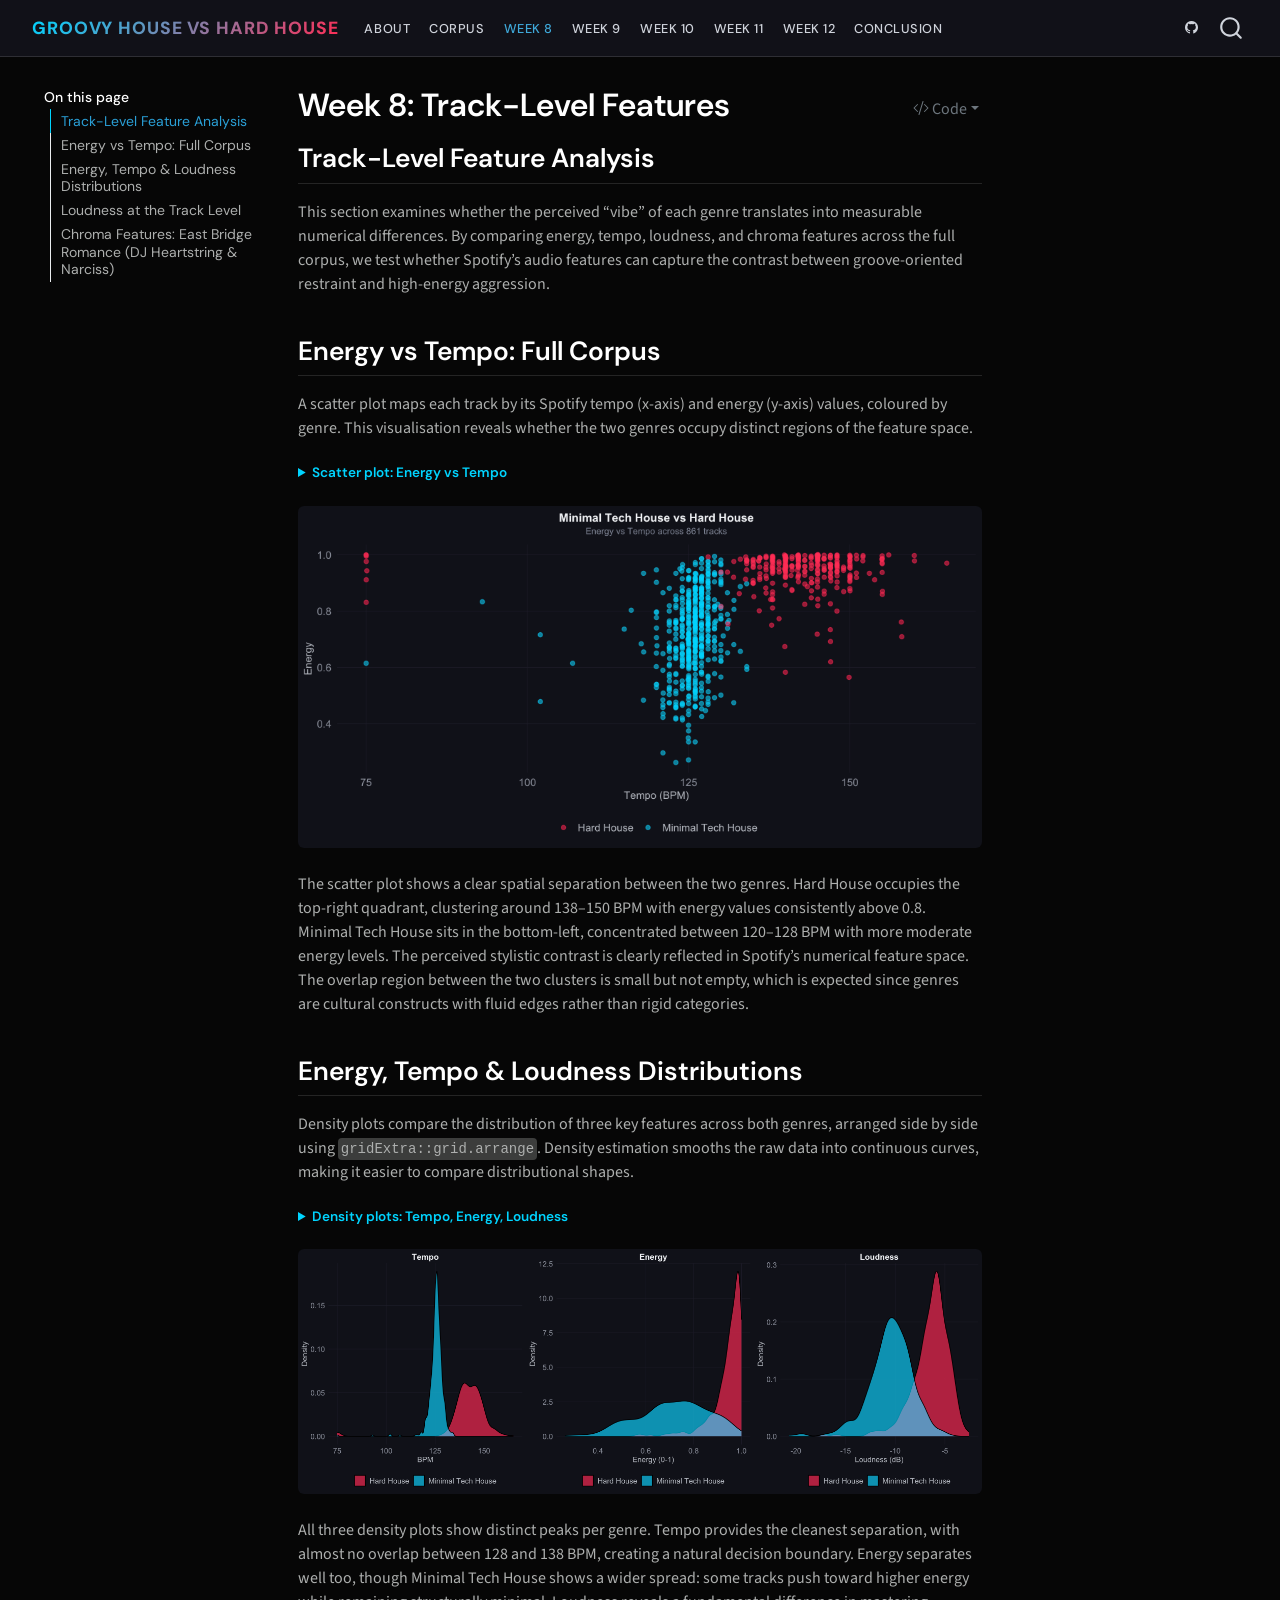
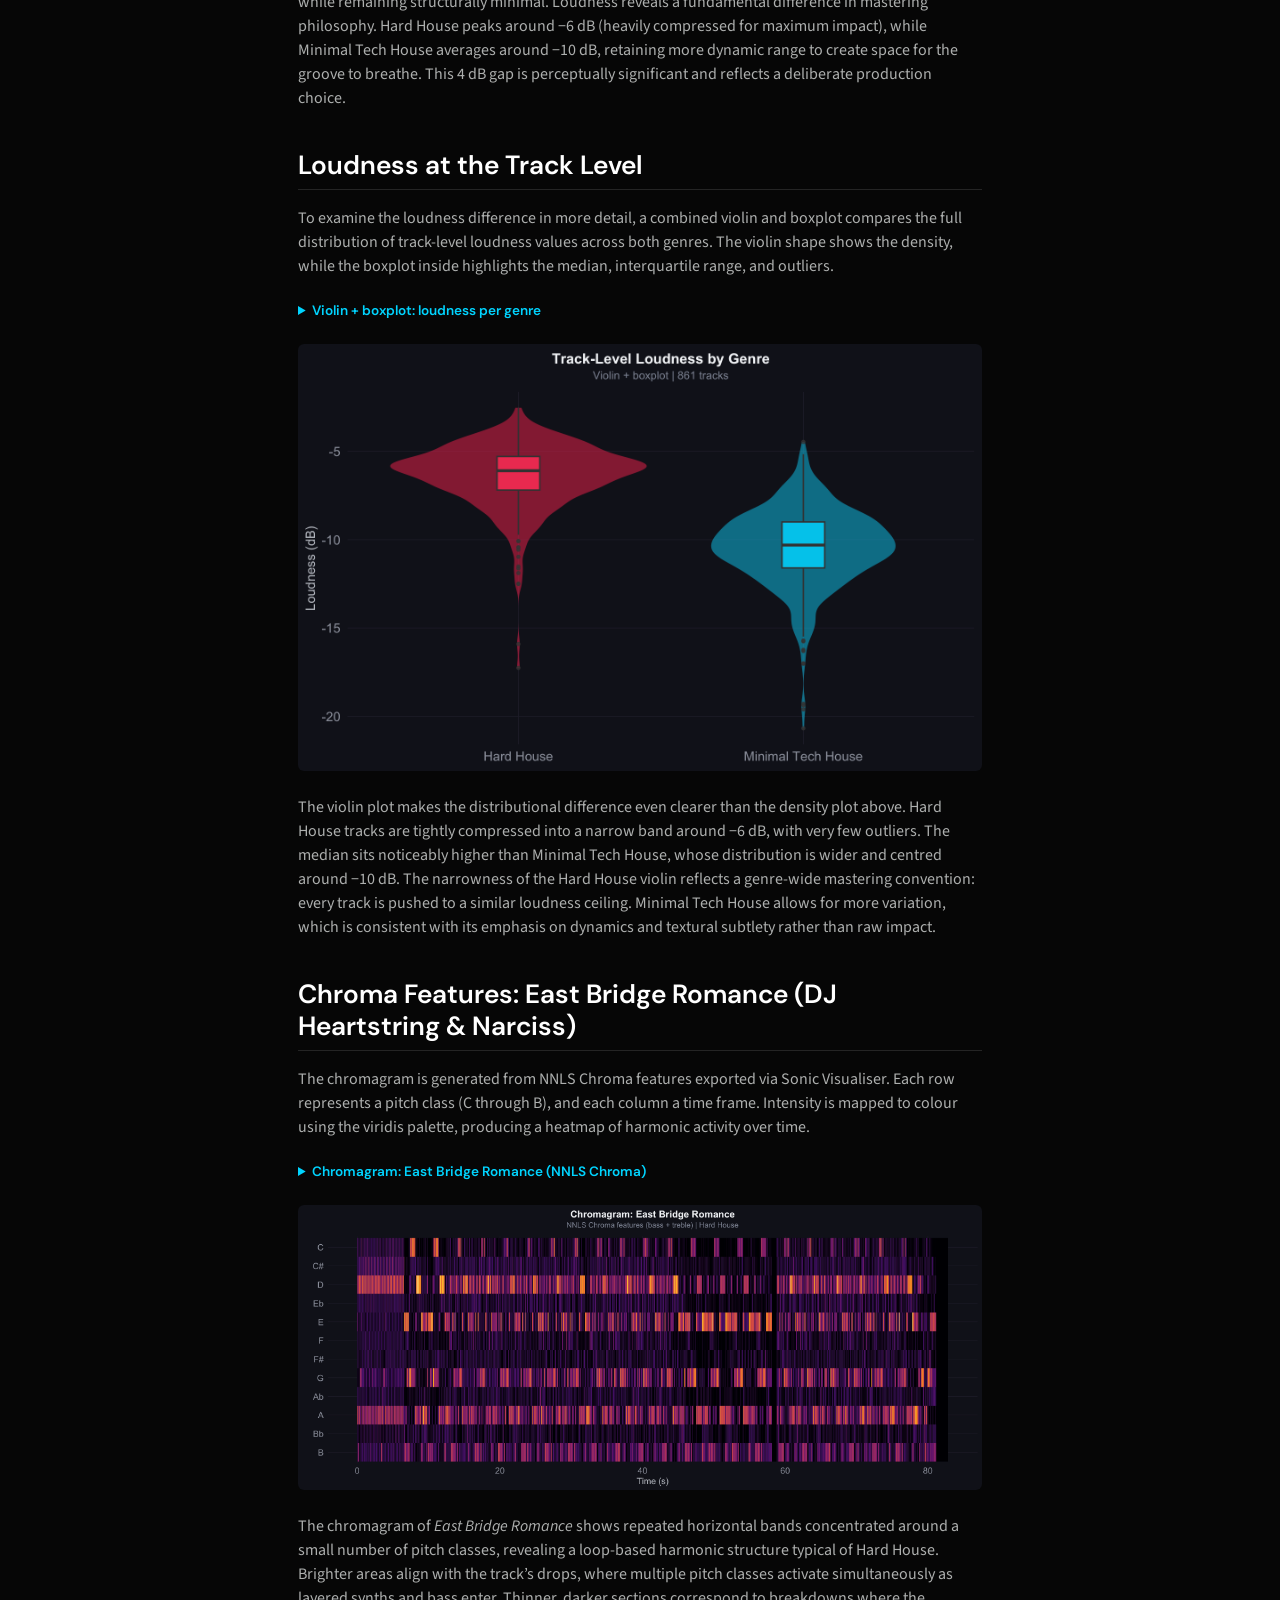
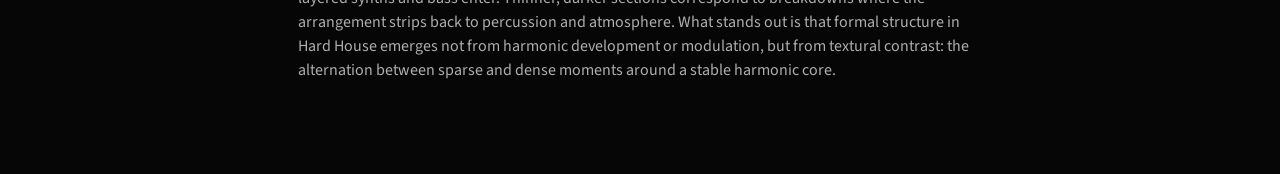
<file: docs/week8.html>
<!DOCTYPE html>
<html xmlns="http://www.w3.org/1999/xhtml" lang="en" xml:lang="en"><head>

<meta charset="utf-8">
<meta name="generator" content="quarto-1.8.25">

<meta name="viewport" content="width=device-width, initial-scale=1.0, user-scalable=yes">


<title>Week 8: Track-Level Features – Groovy House vs Hard House</title>
<style>
code{white-space: pre-wrap;}
span.smallcaps{font-variant: small-caps;}
div.columns{display: flex; gap: min(4vw, 1.5em);}
div.column{flex: auto; overflow-x: auto;}
div.hanging-indent{margin-left: 1.5em; text-indent: -1.5em;}
ul.task-list{list-style: none;}
ul.task-list li input[type="checkbox"] {
  width: 0.8em;
  margin: 0 0.8em 0.2em -1em; /* quarto-specific, see https://github.com/quarto-dev/quarto-cli/issues/4556 */ 
  vertical-align: middle;
}
/* CSS for syntax highlighting */
html { -webkit-text-size-adjust: 100%; }
pre > code.sourceCode { white-space: pre; position: relative; }
pre > code.sourceCode > span { display: inline-block; line-height: 1.25; }
pre > code.sourceCode > span:empty { height: 1.2em; }
.sourceCode { overflow: visible; }
code.sourceCode > span { color: inherit; text-decoration: inherit; }
div.sourceCode { margin: 1em 0; }
pre.sourceCode { margin: 0; }
@media screen {
div.sourceCode { overflow: auto; }
}
@media print {
pre > code.sourceCode { white-space: pre-wrap; }
pre > code.sourceCode > span { text-indent: -5em; padding-left: 5em; }
}
pre.numberSource code
  { counter-reset: source-line 0; }
pre.numberSource code > span
  { position: relative; left: -4em; counter-increment: source-line; }
pre.numberSource code > span > a:first-child::before
  { content: counter(source-line);
    position: relative; left: -1em; text-align: right; vertical-align: baseline;
    border: none; display: inline-block;
    -webkit-touch-callout: none; -webkit-user-select: none;
    -khtml-user-select: none; -moz-user-select: none;
    -ms-user-select: none; user-select: none;
    padding: 0 4px; width: 4em;
  }
pre.numberSource { margin-left: 3em;  padding-left: 4px; }
div.sourceCode
  {   }
@media screen {
pre > code.sourceCode > span > a:first-child::before { text-decoration: underline; }
}
</style>


<script src="site_libs/quarto-nav/quarto-nav.js"></script>
<script src="site_libs/clipboard/clipboard.min.js"></script>
<script src="site_libs/quarto-search/autocomplete.umd.js"></script>
<script src="site_libs/quarto-search/fuse.min.js"></script>
<script src="site_libs/quarto-search/quarto-search.js"></script>
<meta name="quarto:offset" content="./">
<script src="site_libs/quarto-html/quarto.js" type="module"></script>
<script src="site_libs/quarto-html/tabsets/tabsets.js" type="module"></script>
<script src="site_libs/quarto-html/axe/axe-check.js" type="module"></script>
<script src="site_libs/quarto-html/popper.min.js"></script>
<script src="site_libs/quarto-html/tippy.umd.min.js"></script>
<script src="site_libs/quarto-html/anchor.min.js"></script>
<link href="site_libs/quarto-html/tippy.css" rel="stylesheet">
<link href="site_libs/quarto-html/quarto-syntax-highlighting-dark-707d8167ce6003fca903bfe2be84ab7f.css" rel="stylesheet" id="quarto-text-highlighting-styles">
<script src="site_libs/bootstrap/bootstrap.min.js"></script>
<link href="site_libs/bootstrap/bootstrap-icons.css" rel="stylesheet">
<link href="site_libs/bootstrap/bootstrap-e478859834df8f7b077fbd1dd3762a8b.min.css" rel="stylesheet" append-hash="true" id="quarto-bootstrap" data-mode="dark">
<script id="quarto-search-options" type="application/json">{
  "location": "navbar",
  "copy-button": false,
  "collapse-after": 3,
  "panel-placement": "end",
  "type": "overlay",
  "limit": 50,
  "keyboard-shortcut": [
    "f",
    "/",
    "s"
  ],
  "show-item-context": false,
  "language": {
    "search-no-results-text": "No results",
    "search-matching-documents-text": "matching documents",
    "search-copy-link-title": "Copy link to search",
    "search-hide-matches-text": "Hide additional matches",
    "search-more-match-text": "more match in this document",
    "search-more-matches-text": "more matches in this document",
    "search-clear-button-title": "Clear",
    "search-text-placeholder": "",
    "search-detached-cancel-button-title": "Cancel",
    "search-submit-button-title": "Submit",
    "search-label": "Search"
  }
}</script>
<style>html{ scroll-behavior: smooth; }</style>


<link rel="stylesheet" href="style.css">
</head>

<body class="floating nav-fixed quarto-light">

<div id="quarto-search-results"></div>
  <header id="quarto-header" class="headroom fixed-top">
    <nav class="navbar navbar-expand-lg " data-bs-theme="dark">
      <div class="navbar-container container-fluid">
      <div class="navbar-brand-container mx-auto">
    <a href="./index.html" class="navbar-brand navbar-brand-logo">
    </a>
    <a class="navbar-brand" href="./index.html">
    <span class="navbar-title">Groovy House vs Hard House</span>
    </a>
  </div>
            <div id="quarto-search" class="" title="Search"></div>
          <button class="navbar-toggler" type="button" data-bs-toggle="collapse" data-bs-target="#navbarCollapse" aria-controls="navbarCollapse" role="menu" aria-expanded="false" aria-label="Toggle navigation" onclick="if (window.quartoToggleHeadroom) { window.quartoToggleHeadroom(); }">
  <span class="navbar-toggler-icon"></span>
</button>
          <div class="collapse navbar-collapse" id="navbarCollapse">
            <ul class="navbar-nav navbar-nav-scroll me-auto">
  <li class="nav-item">
    <a class="nav-link" href="./index.html"> 
<span class="menu-text">About</span></a>
  </li>  
  <li class="nav-item">
    <a class="nav-link" href="./corpus.html"> 
<span class="menu-text">Corpus</span></a>
  </li>  
  <li class="nav-item">
    <a class="nav-link active" href="./week8.html" aria-current="page"> 
<span class="menu-text">Week 8</span></a>
  </li>  
  <li class="nav-item">
    <a class="nav-link" href="./week9.html"> 
<span class="menu-text">Week 9</span></a>
  </li>  
  <li class="nav-item">
    <a class="nav-link" href="./week10.html"> 
<span class="menu-text">Week 10</span></a>
  </li>  
  <li class="nav-item">
    <a class="nav-link" href="./week11.html"> 
<span class="menu-text">Week 11</span></a>
  </li>  
  <li class="nav-item">
    <a class="nav-link" href="./week12.html"> 
<span class="menu-text">Week 12</span></a>
  </li>  
  <li class="nav-item">
    <a class="nav-link" href="./conclusion.html"> 
<span class="menu-text">Conclusion</span></a>
  </li>  
</ul>
            <ul class="navbar-nav navbar-nav-scroll ms-auto">
  <li class="nav-item compact">
    <a class="nav-link" href="https://github.com/abelvestering/Computational_Musicology/"> <i class="bi bi-github" role="img">
</i> 
<span class="menu-text"></span></a>
  </li>  
</ul>
          </div> <!-- /navcollapse -->
            <div class="quarto-navbar-tools">
</div>
      </div> <!-- /container-fluid -->
    </nav>
</header>
<!-- content -->
<div id="quarto-content" class="quarto-container page-columns page-rows-contents page-layout-article page-navbar">
<!-- sidebar -->
  <nav id="quarto-sidebar" class="sidebar collapse collapse-horizontal quarto-sidebar-collapse-item sidebar-navigation floating overflow-auto">
    <nav id="TOC" role="doc-toc" class="toc-active">
    <h2 id="toc-title">On this page</h2>
   
  <ul>
  <li><a href="#track-level-feature-analysis" id="toc-track-level-feature-analysis" class="nav-link active" data-scroll-target="#track-level-feature-analysis">Track-Level Feature Analysis</a></li>
  <li><a href="#energy-vs-tempo-full-corpus" id="toc-energy-vs-tempo-full-corpus" class="nav-link" data-scroll-target="#energy-vs-tempo-full-corpus">Energy vs Tempo: Full Corpus</a></li>
  <li><a href="#energy-tempo-loudness-distributions" id="toc-energy-tempo-loudness-distributions" class="nav-link" data-scroll-target="#energy-tempo-loudness-distributions">Energy, Tempo &amp; Loudness Distributions</a></li>
  <li><a href="#loudness-at-the-track-level" id="toc-loudness-at-the-track-level" class="nav-link" data-scroll-target="#loudness-at-the-track-level">Loudness at the Track Level</a></li>
  <li><a href="#chroma-features-east-bridge-romance-dj-heartstring-narciss" id="toc-chroma-features-east-bridge-romance-dj-heartstring-narciss" class="nav-link" data-scroll-target="#chroma-features-east-bridge-romance-dj-heartstring-narciss">Chroma Features: East Bridge Romance (DJ Heartstring &amp; Narciss)</a></li>
  </ul>
</nav>
</nav>
<div id="quarto-sidebar-glass" class="quarto-sidebar-collapse-item" data-bs-toggle="collapse" data-bs-target=".quarto-sidebar-collapse-item"></div>
<!-- margin-sidebar -->
    <div id="quarto-margin-sidebar" class="sidebar margin-sidebar zindex-bottom">
    </div>
<!-- main -->
<main class="content" id="quarto-document-content">

<header id="title-block-header" class="quarto-title-block default">
<div class="quarto-title">
<div class="quarto-title-block"><div><h1 class="title">Week 8: Track-Level Features</h1><button type="button" class="btn code-tools-button dropdown-toggle" id="quarto-code-tools-menu" data-bs-toggle="dropdown" aria-expanded="false"><i class="bi"></i> Code</button><ul class="dropdown-menu dropdown-menu-end" aria-labelelledby="quarto-code-tools-menu"><li><a id="quarto-show-all-code" class="dropdown-item" href="javascript:void(0)" role="button">Show All Code</a></li><li><a id="quarto-hide-all-code" class="dropdown-item" href="javascript:void(0)" role="button">Hide All Code</a></li><li><hr class="dropdown-divider"></li><li><a id="quarto-view-source" class="dropdown-item" href="javascript:void(0)" role="button">View Source</a></li></ul></div></div>
</div>



<div class="quarto-title-meta">

    
  
    
  </div>
  


</header>


<section id="track-level-feature-analysis" class="level2">
<h2 class="anchored" data-anchor-id="track-level-feature-analysis">Track-Level Feature Analysis</h2>
<p>This section examines whether the perceived “vibe” of each genre translates into measurable numerical differences. By comparing energy, tempo, loudness, and chroma features across the full corpus, we test whether Spotify’s audio features can capture the contrast between groove-oriented restraint and high-energy aggression.</p>
</section>
<section id="energy-vs-tempo-full-corpus" class="level2">
<h2 class="anchored" data-anchor-id="energy-vs-tempo-full-corpus">Energy vs Tempo: Full Corpus</h2>
<p>A scatter plot maps each track by its Spotify tempo (x-axis) and energy (y-axis) values, coloured by genre. This visualisation reveals whether the two genres occupy distinct regions of the feature space.</p>
<div class="cell">
<details class="code-fold">
<summary>Scatter plot: Energy vs Tempo</summary>
<div class="code-copy-outer-scaffold"><div class="sourceCode cell-code" id="cb1"><pre class="sourceCode r code-with-copy"><code class="sourceCode r"><span id="cb1-1"><a href="#cb1-1" aria-hidden="true" tabindex="-1"></a><span class="co"># Plot each track as a point in Energy-Tempo space, coloured by genre</span></span>
<span id="cb1-2"><a href="#cb1-2" aria-hidden="true" tabindex="-1"></a><span class="co"># This reveals whether the two genres cluster in different regions</span></span>
<span id="cb1-3"><a href="#cb1-3" aria-hidden="true" tabindex="-1"></a><span class="fu">ggplot</span>(corpus, <span class="fu">aes</span>(<span class="at">x =</span> Tempo, <span class="at">y =</span> Energy, <span class="at">colour =</span> Genre)) <span class="sc">+</span></span>
<span id="cb1-4"><a href="#cb1-4" aria-hidden="true" tabindex="-1"></a>  <span class="fu">geom_point</span>(<span class="at">alpha =</span> <span class="fl">0.5</span>, <span class="at">size =</span> <span class="fl">1.8</span>) <span class="sc">+</span></span>
<span id="cb1-5"><a href="#cb1-5" aria-hidden="true" tabindex="-1"></a>  <span class="fu">scale_colour_manual</span>(<span class="at">values =</span> pal) <span class="sc">+</span></span>
<span id="cb1-6"><a href="#cb1-6" aria-hidden="true" tabindex="-1"></a>  <span class="fu">theme_freq</span>(<span class="dv">13</span>) <span class="sc">+</span></span>
<span id="cb1-7"><a href="#cb1-7" aria-hidden="true" tabindex="-1"></a>  <span class="fu">labs</span>(</span>
<span id="cb1-8"><a href="#cb1-8" aria-hidden="true" tabindex="-1"></a>    <span class="at">title =</span> <span class="st">"Minimal Tech House vs Hard House"</span>,</span>
<span id="cb1-9"><a href="#cb1-9" aria-hidden="true" tabindex="-1"></a>    <span class="at">subtitle =</span> <span class="st">"Energy vs Tempo across 861 tracks"</span>,</span>
<span id="cb1-10"><a href="#cb1-10" aria-hidden="true" tabindex="-1"></a>    <span class="at">x =</span> <span class="st">"Tempo (BPM)"</span>, <span class="at">y =</span> <span class="st">"Energy"</span>, <span class="at">colour =</span> <span class="cn">NULL</span></span>
<span id="cb1-11"><a href="#cb1-11" aria-hidden="true" tabindex="-1"></a>  )</span></code></pre></div><button title="Copy to Clipboard" class="code-copy-button"><i class="bi"></i></button></div>
</details>
<div class="cell-output-display">
<div>
<figure class="figure">
<p><img src="week8_files/figure-html/unnamed-chunk-1-1.png" class="img-fluid figure-img" style="width:100.0%"></p>
</figure>
</div>
</div>
</div>
<p>The scatter plot shows a clear spatial separation between the two genres. Hard House occupies the top-right quadrant, clustering around 138–150 BPM with energy values consistently above 0.8. Minimal Tech House sits in the bottom-left, concentrated between 120–128 BPM with more moderate energy levels. The perceived stylistic contrast is clearly reflected in Spotify’s numerical feature space. The overlap region between the two clusters is small but not empty, which is expected since genres are cultural constructs with fluid edges rather than rigid categories.</p>
</section>
<section id="energy-tempo-loudness-distributions" class="level2">
<h2 class="anchored" data-anchor-id="energy-tempo-loudness-distributions">Energy, Tempo &amp; Loudness Distributions</h2>
<p>Density plots compare the distribution of three key features across both genres, arranged side by side using <code>gridExtra::grid.arrange</code>. Density estimation smooths the raw data into continuous curves, making it easier to compare distributional shapes.</p>
<div class="cell">
<details class="code-fold">
<summary>Density plots: Tempo, Energy, Loudness</summary>
<div class="code-copy-outer-scaffold"><div class="sourceCode cell-code" id="cb2"><pre class="sourceCode r code-with-copy"><code class="sourceCode r"><span id="cb2-1"><a href="#cb2-1" aria-hidden="true" tabindex="-1"></a><span class="co"># Create three density plots comparing key features across genres</span></span>
<span id="cb2-2"><a href="#cb2-2" aria-hidden="true" tabindex="-1"></a><span class="co"># Density estimation smooths raw values into continuous probability curves</span></span>
<span id="cb2-3"><a href="#cb2-3" aria-hidden="true" tabindex="-1"></a>p1 <span class="ot">&lt;-</span> <span class="fu">ggplot</span>(corpus, <span class="fu">aes</span>(<span class="at">x =</span> Tempo, <span class="at">fill =</span> Genre)) <span class="sc">+</span></span>
<span id="cb2-4"><a href="#cb2-4" aria-hidden="true" tabindex="-1"></a>  <span class="fu">geom_density</span>(<span class="at">alpha =</span> <span class="fl">0.6</span>) <span class="sc">+</span></span>
<span id="cb2-5"><a href="#cb2-5" aria-hidden="true" tabindex="-1"></a>  <span class="fu">scale_fill_manual</span>(<span class="at">values =</span> pal) <span class="sc">+</span></span>
<span id="cb2-6"><a href="#cb2-6" aria-hidden="true" tabindex="-1"></a>  <span class="fu">theme_freq</span>(<span class="dv">11</span>) <span class="sc">+</span></span>
<span id="cb2-7"><a href="#cb2-7" aria-hidden="true" tabindex="-1"></a>  <span class="fu">labs</span>(<span class="at">title =</span> <span class="st">"Tempo"</span>, <span class="at">x =</span> <span class="st">"BPM"</span>, <span class="at">y =</span> <span class="st">"Density"</span>, <span class="at">fill =</span> <span class="cn">NULL</span>)</span>
<span id="cb2-8"><a href="#cb2-8" aria-hidden="true" tabindex="-1"></a></span>
<span id="cb2-9"><a href="#cb2-9" aria-hidden="true" tabindex="-1"></a>p2 <span class="ot">&lt;-</span> <span class="fu">ggplot</span>(corpus, <span class="fu">aes</span>(<span class="at">x =</span> Energy, <span class="at">fill =</span> Genre)) <span class="sc">+</span></span>
<span id="cb2-10"><a href="#cb2-10" aria-hidden="true" tabindex="-1"></a>  <span class="fu">geom_density</span>(<span class="at">alpha =</span> <span class="fl">0.6</span>) <span class="sc">+</span></span>
<span id="cb2-11"><a href="#cb2-11" aria-hidden="true" tabindex="-1"></a>  <span class="fu">scale_fill_manual</span>(<span class="at">values =</span> pal) <span class="sc">+</span></span>
<span id="cb2-12"><a href="#cb2-12" aria-hidden="true" tabindex="-1"></a>  <span class="fu">theme_freq</span>(<span class="dv">11</span>) <span class="sc">+</span></span>
<span id="cb2-13"><a href="#cb2-13" aria-hidden="true" tabindex="-1"></a>  <span class="fu">labs</span>(<span class="at">title =</span> <span class="st">"Energy"</span>, <span class="at">x =</span> <span class="st">"Energy (0-1)"</span>, <span class="at">y =</span> <span class="st">"Density"</span>, <span class="at">fill =</span> <span class="cn">NULL</span>)</span>
<span id="cb2-14"><a href="#cb2-14" aria-hidden="true" tabindex="-1"></a></span>
<span id="cb2-15"><a href="#cb2-15" aria-hidden="true" tabindex="-1"></a>p3 <span class="ot">&lt;-</span> <span class="fu">ggplot</span>(corpus, <span class="fu">aes</span>(<span class="at">x =</span> Loudness, <span class="at">fill =</span> Genre)) <span class="sc">+</span></span>
<span id="cb2-16"><a href="#cb2-16" aria-hidden="true" tabindex="-1"></a>  <span class="fu">geom_density</span>(<span class="at">alpha =</span> <span class="fl">0.6</span>) <span class="sc">+</span></span>
<span id="cb2-17"><a href="#cb2-17" aria-hidden="true" tabindex="-1"></a>  <span class="fu">scale_fill_manual</span>(<span class="at">values =</span> pal) <span class="sc">+</span></span>
<span id="cb2-18"><a href="#cb2-18" aria-hidden="true" tabindex="-1"></a>  <span class="fu">theme_freq</span>(<span class="dv">11</span>) <span class="sc">+</span></span>
<span id="cb2-19"><a href="#cb2-19" aria-hidden="true" tabindex="-1"></a>  <span class="fu">labs</span>(<span class="at">title =</span> <span class="st">"Loudness"</span>, <span class="at">x =</span> <span class="st">"Loudness (dB)"</span>, <span class="at">y =</span> <span class="st">"Density"</span>, <span class="at">fill =</span> <span class="cn">NULL</span>)</span>
<span id="cb2-20"><a href="#cb2-20" aria-hidden="true" tabindex="-1"></a></span>
<span id="cb2-21"><a href="#cb2-21" aria-hidden="true" tabindex="-1"></a><span class="co"># Arrange all three side by side for direct comparison</span></span>
<span id="cb2-22"><a href="#cb2-22" aria-hidden="true" tabindex="-1"></a>gridExtra<span class="sc">::</span><span class="fu">grid.arrange</span>(p1, p2, p3, <span class="at">ncol =</span> <span class="dv">3</span>)</span></code></pre></div><button title="Copy to Clipboard" class="code-copy-button"><i class="bi"></i></button></div>
</details>
<div class="cell-output-display">
<div>
<figure class="figure">
<p><img src="week8_files/figure-html/unnamed-chunk-2-1.png" class="img-fluid figure-img" style="width:100.0%"></p>
</figure>
</div>
</div>
</div>
<p>All three density plots show distinct peaks per genre. Tempo provides the cleanest separation, with almost no overlap between 128 and 138 BPM, creating a natural decision boundary. Energy separates well too, though Minimal Tech House shows a wider spread: some tracks push toward higher energy while remaining structurally minimal. Loudness reveals a fundamental difference in mastering philosophy. Hard House peaks around −6 dB (heavily compressed for maximum impact), while Minimal Tech House averages around −10 dB, retaining more dynamic range to create space for the groove to breathe. This 4 dB gap is perceptually significant and reflects a deliberate production choice.</p>
</section>
<section id="loudness-at-the-track-level" class="level2">
<h2 class="anchored" data-anchor-id="loudness-at-the-track-level">Loudness at the Track Level</h2>
<p>To examine the loudness difference in more detail, a combined violin and boxplot compares the full distribution of track-level loudness values across both genres. The violin shape shows the density, while the boxplot inside highlights the median, interquartile range, and outliers.</p>
<div class="cell">
<details class="code-fold">
<summary>Violin + boxplot: loudness per genre</summary>
<div class="code-copy-outer-scaffold"><div class="sourceCode cell-code" id="cb3"><pre class="sourceCode r code-with-copy"><code class="sourceCode r"><span id="cb3-1"><a href="#cb3-1" aria-hidden="true" tabindex="-1"></a><span class="fu">ggplot</span>(corpus, <span class="fu">aes</span>(<span class="at">x =</span> Genre, <span class="at">y =</span> Loudness, <span class="at">fill =</span> Genre)) <span class="sc">+</span></span>
<span id="cb3-2"><a href="#cb3-2" aria-hidden="true" tabindex="-1"></a>  <span class="fu">geom_violin</span>(<span class="at">alpha =</span> <span class="fl">0.4</span>, <span class="at">colour =</span> <span class="cn">NA</span>) <span class="sc">+</span></span>
<span id="cb3-3"><a href="#cb3-3" aria-hidden="true" tabindex="-1"></a>  <span class="fu">geom_boxplot</span>(<span class="at">width =</span> <span class="fl">0.15</span>, <span class="at">outlier.size =</span> <span class="dv">1</span>, <span class="at">alpha =</span> <span class="fl">0.8</span>) <span class="sc">+</span></span>
<span id="cb3-4"><a href="#cb3-4" aria-hidden="true" tabindex="-1"></a>  <span class="fu">scale_fill_manual</span>(<span class="at">values =</span> pal, <span class="at">guide =</span> <span class="st">"none"</span>) <span class="sc">+</span></span>
<span id="cb3-5"><a href="#cb3-5" aria-hidden="true" tabindex="-1"></a>  <span class="fu">theme_freq</span>(<span class="dv">13</span>) <span class="sc">+</span></span>
<span id="cb3-6"><a href="#cb3-6" aria-hidden="true" tabindex="-1"></a>  <span class="fu">labs</span>(<span class="at">title =</span> <span class="st">"Track-Level Loudness by Genre"</span>,</span>
<span id="cb3-7"><a href="#cb3-7" aria-hidden="true" tabindex="-1"></a>       <span class="at">subtitle =</span> <span class="st">"Violin + boxplot | 861 tracks"</span>,</span>
<span id="cb3-8"><a href="#cb3-8" aria-hidden="true" tabindex="-1"></a>       <span class="at">x =</span> <span class="cn">NULL</span>, <span class="at">y =</span> <span class="st">"Loudness (dB)"</span>)</span></code></pre></div><button title="Copy to Clipboard" class="code-copy-button"><i class="bi"></i></button></div>
</details>
<div class="cell-output-display">
<div>
<figure class="figure">
<p><img src="week8_files/figure-html/unnamed-chunk-3-1.png" class="img-fluid figure-img" style="width:100.0%"></p>
</figure>
</div>
</div>
</div>
<p>The violin plot makes the distributional difference even clearer than the density plot above. Hard House tracks are tightly compressed into a narrow band around −6 dB, with very few outliers. The median sits noticeably higher than Minimal Tech House, whose distribution is wider and centred around −10 dB. The narrowness of the Hard House violin reflects a genre-wide mastering convention: every track is pushed to a similar loudness ceiling. Minimal Tech House allows for more variation, which is consistent with its emphasis on dynamics and textural subtlety rather than raw impact.</p>
</section>
<section id="chroma-features-east-bridge-romance-dj-heartstring-narciss" class="level2">
<h2 class="anchored" data-anchor-id="chroma-features-east-bridge-romance-dj-heartstring-narciss">Chroma Features: East Bridge Romance (DJ Heartstring &amp; Narciss)</h2>
<p>The chromagram is generated from NNLS Chroma features exported via Sonic Visualiser. Each row represents a pitch class (C through B), and each column a time frame. Intensity is mapped to colour using the viridis palette, producing a heatmap of harmonic activity over time.</p>
<div class="cell">
<details class="code-fold">
<summary>Chromagram: East Bridge Romance (NNLS Chroma)</summary>
<div class="code-copy-outer-scaffold"><div class="sourceCode cell-code" id="cb4"><pre class="sourceCode r code-with-copy"><code class="sourceCode r"><span id="cb4-1"><a href="#cb4-1" aria-hidden="true" tabindex="-1"></a><span class="co"># east_bridge_chroma.csv has no header: 24 columns (bass + treble chroma from NNLS)</span></span>
<span id="cb4-2"><a href="#cb4-2" aria-hidden="true" tabindex="-1"></a><span class="co"># We sum both sets of 12 into a single chroma profile per frame</span></span>
<span id="cb4-3"><a href="#cb4-3" aria-hidden="true" tabindex="-1"></a>pitch_names <span class="ot">&lt;-</span> <span class="fu">c</span>(<span class="st">"C"</span>,<span class="st">"C#"</span>,<span class="st">"D"</span>,<span class="st">"Eb"</span>,<span class="st">"E"</span>,<span class="st">"F"</span>,<span class="st">"F#"</span>,<span class="st">"G"</span>,<span class="st">"Ab"</span>,<span class="st">"A"</span>,<span class="st">"Bb"</span>,<span class="st">"B"</span>)</span>
<span id="cb4-4"><a href="#cb4-4" aria-hidden="true" tabindex="-1"></a>ebr_raw <span class="ot">&lt;-</span> <span class="fu">read_csv</span>(<span class="st">"east_bridge_chroma.csv"</span>, <span class="at">col_names =</span> <span class="cn">FALSE</span>, <span class="at">show_col_types =</span> F)</span>
<span id="cb4-5"><a href="#cb4-5" aria-hidden="true" tabindex="-1"></a></span>
<span id="cb4-6"><a href="#cb4-6" aria-hidden="true" tabindex="-1"></a><span class="co"># Bass chroma = columns 1-12, treble chroma = columns 13-24</span></span>
<span id="cb4-7"><a href="#cb4-7" aria-hidden="true" tabindex="-1"></a>bass <span class="ot">&lt;-</span> ebr_raw[, <span class="dv">1</span><span class="sc">:</span><span class="dv">12</span>]</span>
<span id="cb4-8"><a href="#cb4-8" aria-hidden="true" tabindex="-1"></a>treble <span class="ot">&lt;-</span> ebr_raw[, <span class="dv">13</span><span class="sc">:</span><span class="dv">24</span>]</span>
<span id="cb4-9"><a href="#cb4-9" aria-hidden="true" tabindex="-1"></a><span class="fu">colnames</span>(bass) <span class="ot">&lt;-</span> pitch_names</span>
<span id="cb4-10"><a href="#cb4-10" aria-hidden="true" tabindex="-1"></a><span class="fu">colnames</span>(treble) <span class="ot">&lt;-</span> pitch_names</span>
<span id="cb4-11"><a href="#cb4-11" aria-hidden="true" tabindex="-1"></a>ebr_chroma <span class="ot">&lt;-</span> bass <span class="sc">+</span> treble</span>
<span id="cb4-12"><a href="#cb4-12" aria-hidden="true" tabindex="-1"></a>ebr_chroma<span class="sc">$</span>TIME <span class="ot">&lt;-</span> <span class="fu">seq</span>(<span class="dv">0</span>, <span class="at">by =</span> <span class="fl">0.023</span>, <span class="at">length.out =</span> <span class="fu">nrow</span>(ebr_chroma))</span>
<span id="cb4-13"><a href="#cb4-13" aria-hidden="true" tabindex="-1"></a></span>
<span id="cb4-14"><a href="#cb4-14" aria-hidden="true" tabindex="-1"></a>ebr_long <span class="ot">&lt;-</span> ebr_chroma <span class="sc">|&gt;</span></span>
<span id="cb4-15"><a href="#cb4-15" aria-hidden="true" tabindex="-1"></a>  <span class="fu">pivot_longer</span>(<span class="fu">all_of</span>(pitch_names), <span class="at">names_to =</span> <span class="st">"Pitch_Class"</span>, <span class="at">values_to =</span> <span class="st">"Intensity"</span>) <span class="sc">|&gt;</span></span>
<span id="cb4-16"><a href="#cb4-16" aria-hidden="true" tabindex="-1"></a>  <span class="fu">mutate</span>(<span class="at">Pitch_Class =</span> <span class="fu">factor</span>(Pitch_Class, <span class="at">levels =</span> <span class="fu">rev</span>(pitch_names)))</span>
<span id="cb4-17"><a href="#cb4-17" aria-hidden="true" tabindex="-1"></a></span>
<span id="cb4-18"><a href="#cb4-18" aria-hidden="true" tabindex="-1"></a><span class="fu">ggplot</span>(ebr_long, <span class="fu">aes</span>(<span class="at">x =</span> TIME, <span class="at">y =</span> Pitch_Class, <span class="at">fill =</span> Intensity)) <span class="sc">+</span></span>
<span id="cb4-19"><a href="#cb4-19" aria-hidden="true" tabindex="-1"></a>  <span class="fu">geom_raster</span>() <span class="sc">+</span></span>
<span id="cb4-20"><a href="#cb4-20" aria-hidden="true" tabindex="-1"></a>  <span class="fu">scale_fill_viridis_c</span>(<span class="at">option =</span> <span class="st">"inferno"</span>, <span class="at">guide =</span> <span class="st">"none"</span>) <span class="sc">+</span></span>
<span id="cb4-21"><a href="#cb4-21" aria-hidden="true" tabindex="-1"></a>  <span class="fu">theme_freq</span>(<span class="dv">11</span>) <span class="sc">+</span></span>
<span id="cb4-22"><a href="#cb4-22" aria-hidden="true" tabindex="-1"></a>  <span class="fu">theme</span>(<span class="at">panel.grid =</span> <span class="fu">element_blank</span>()) <span class="sc">+</span></span>
<span id="cb4-23"><a href="#cb4-23" aria-hidden="true" tabindex="-1"></a>  <span class="fu">labs</span>(<span class="at">title =</span> <span class="st">"Chromagram: East Bridge Romance"</span>,</span>
<span id="cb4-24"><a href="#cb4-24" aria-hidden="true" tabindex="-1"></a>       <span class="at">subtitle =</span> <span class="st">"NNLS Chroma features (bass + treble) | Hard House"</span>,</span>
<span id="cb4-25"><a href="#cb4-25" aria-hidden="true" tabindex="-1"></a>       <span class="at">x =</span> <span class="st">"Time (s)"</span>, <span class="at">y =</span> <span class="st">""</span>)</span></code></pre></div><button title="Copy to Clipboard" class="code-copy-button"><i class="bi"></i></button></div>
</details>
<div class="cell-output-display">
<div>
<figure class="figure">
<p><img src="week8_files/figure-html/unnamed-chunk-4-1.png" class="img-fluid figure-img" style="width:100.0%"></p>
</figure>
</div>
</div>
</div>
<p>The chromagram of <em>East Bridge Romance</em> shows repeated horizontal bands concentrated around a small number of pitch classes, revealing a loop-based harmonic structure typical of Hard House. Brighter areas align with the track’s drops, where multiple pitch classes activate simultaneously as layered synths and bass enter. Thinner, darker sections correspond to breakdowns where the arrangement strips back to percussion and atmosphere. What stands out is that formal structure in Hard House emerges not from harmonic development or modulation, but from textural contrast: the alternation between sparse and dense moments around a stable harmonic core.</p>


<!-- -->

</section>

</main> <!-- /main -->
<script id="quarto-html-after-body" type="application/javascript">
  window.document.addEventListener("DOMContentLoaded", function (event) {
    const icon = "";
    const anchorJS = new window.AnchorJS();
    anchorJS.options = {
      placement: 'right',
      icon: icon
    };
    anchorJS.add('.anchored');
    const isCodeAnnotation = (el) => {
      for (const clz of el.classList) {
        if (clz.startsWith('code-annotation-')) {                     
          return true;
        }
      }
      return false;
    }
    const onCopySuccess = function(e) {
      // button target
      const button = e.trigger;
      // don't keep focus
      button.blur();
      // flash "checked"
      button.classList.add('code-copy-button-checked');
      var currentTitle = button.getAttribute("title");
      button.setAttribute("title", "Copied!");
      let tooltip;
      if (window.bootstrap) {
        button.setAttribute("data-bs-toggle", "tooltip");
        button.setAttribute("data-bs-placement", "left");
        button.setAttribute("data-bs-title", "Copied!");
        tooltip = new bootstrap.Tooltip(button, 
          { trigger: "manual", 
            customClass: "code-copy-button-tooltip",
            offset: [0, -8]});
        tooltip.show();    
      }
      setTimeout(function() {
        if (tooltip) {
          tooltip.hide();
          button.removeAttribute("data-bs-title");
          button.removeAttribute("data-bs-toggle");
          button.removeAttribute("data-bs-placement");
        }
        button.setAttribute("title", currentTitle);
        button.classList.remove('code-copy-button-checked');
      }, 1000);
      // clear code selection
      e.clearSelection();
    }
    const getTextToCopy = function(trigger) {
      const outerScaffold = trigger.parentElement.cloneNode(true);
      const codeEl = outerScaffold.querySelector('code');
      for (const childEl of codeEl.children) {
        if (isCodeAnnotation(childEl)) {
          childEl.remove();
        }
      }
      return codeEl.innerText;
    }
    const clipboard = new window.ClipboardJS('.code-copy-button:not([data-in-quarto-modal])', {
      text: getTextToCopy
    });
    clipboard.on('success', onCopySuccess);
    if (window.document.getElementById('quarto-embedded-source-code-modal')) {
      const clipboardModal = new window.ClipboardJS('.code-copy-button[data-in-quarto-modal]', {
        text: getTextToCopy,
        container: window.document.getElementById('quarto-embedded-source-code-modal')
      });
      clipboardModal.on('success', onCopySuccess);
    }
    const viewSource = window.document.getElementById('quarto-view-source') ||
                       window.document.getElementById('quarto-code-tools-source');
    if (viewSource) {
      const sourceUrl = viewSource.getAttribute("data-quarto-source-url");
      viewSource.addEventListener("click", function(e) {
        if (sourceUrl) {
          // rstudio viewer pane
          if (/\bcapabilities=\b/.test(window.location)) {
            window.open(sourceUrl);
          } else {
            window.location.href = sourceUrl;
          }
        } else {
          const modal = new bootstrap.Modal(document.getElementById('quarto-embedded-source-code-modal'));
          modal.show();
        }
        return false;
      });
    }
    function toggleCodeHandler(show) {
      return function(e) {
        const detailsSrc = window.document.querySelectorAll(".cell > details > .sourceCode");
        for (let i=0; i<detailsSrc.length; i++) {
          const details = detailsSrc[i].parentElement;
          if (show) {
            details.open = true;
          } else {
            details.removeAttribute("open");
          }
        }
        const cellCodeDivs = window.document.querySelectorAll(".cell > .sourceCode");
        const fromCls = show ? "hidden" : "unhidden";
        const toCls = show ? "unhidden" : "hidden";
        for (let i=0; i<cellCodeDivs.length; i++) {
          const codeDiv = cellCodeDivs[i];
          if (codeDiv.classList.contains(fromCls)) {
            codeDiv.classList.remove(fromCls);
            codeDiv.classList.add(toCls);
          } 
        }
        return false;
      }
    }
    const hideAllCode = window.document.getElementById("quarto-hide-all-code");
    if (hideAllCode) {
      hideAllCode.addEventListener("click", toggleCodeHandler(false));
    }
    const showAllCode = window.document.getElementById("quarto-show-all-code");
    if (showAllCode) {
      showAllCode.addEventListener("click", toggleCodeHandler(true));
    }
      var localhostRegex = new RegExp(/^(?:http|https):\/\/localhost\:?[0-9]*\//);
      var mailtoRegex = new RegExp(/^mailto:/);
        var filterRegex = new RegExp('/' + window.location.host + '/');
      var isInternal = (href) => {
          return filterRegex.test(href) || localhostRegex.test(href) || mailtoRegex.test(href);
      }
      // Inspect non-navigation links and adorn them if external
     var links = window.document.querySelectorAll('a[href]:not(.nav-link):not(.navbar-brand):not(.toc-action):not(.sidebar-link):not(.sidebar-item-toggle):not(.pagination-link):not(.no-external):not([aria-hidden]):not(.dropdown-item):not(.quarto-navigation-tool):not(.about-link)');
      for (var i=0; i<links.length; i++) {
        const link = links[i];
        if (!isInternal(link.href)) {
          // undo the damage that might have been done by quarto-nav.js in the case of
          // links that we want to consider external
          if (link.dataset.originalHref !== undefined) {
            link.href = link.dataset.originalHref;
          }
        }
      }
    function tippyHover(el, contentFn, onTriggerFn, onUntriggerFn) {
      const config = {
        allowHTML: true,
        maxWidth: 500,
        delay: 100,
        arrow: false,
        appendTo: function(el) {
            return el.parentElement;
        },
        interactive: true,
        interactiveBorder: 10,
        theme: 'quarto',
        placement: 'bottom-start',
      };
      if (contentFn) {
        config.content = contentFn;
      }
      if (onTriggerFn) {
        config.onTrigger = onTriggerFn;
      }
      if (onUntriggerFn) {
        config.onUntrigger = onUntriggerFn;
      }
      window.tippy(el, config); 
    }
    const noterefs = window.document.querySelectorAll('a[role="doc-noteref"]');
    for (var i=0; i<noterefs.length; i++) {
      const ref = noterefs[i];
      tippyHover(ref, function() {
        // use id or data attribute instead here
        let href = ref.getAttribute('data-footnote-href') || ref.getAttribute('href');
        try { href = new URL(href).hash; } catch {}
        const id = href.replace(/^#\/?/, "");
        const note = window.document.getElementById(id);
        if (note) {
          return note.innerHTML;
        } else {
          return "";
        }
      });
    }
    const xrefs = window.document.querySelectorAll('a.quarto-xref');
    const processXRef = (id, note) => {
      // Strip column container classes
      const stripColumnClz = (el) => {
        el.classList.remove("page-full", "page-columns");
        if (el.children) {
          for (const child of el.children) {
            stripColumnClz(child);
          }
        }
      }
      stripColumnClz(note)
      if (id === null || id.startsWith('sec-')) {
        // Special case sections, only their first couple elements
        const container = document.createElement("div");
        if (note.children && note.children.length > 2) {
          container.appendChild(note.children[0].cloneNode(true));
          for (let i = 1; i < note.children.length; i++) {
            const child = note.children[i];
            if (child.tagName === "P" && child.innerText === "") {
              continue;
            } else {
              container.appendChild(child.cloneNode(true));
              break;
            }
          }
          if (window.Quarto?.typesetMath) {
            window.Quarto.typesetMath(container);
          }
          return container.innerHTML
        } else {
          if (window.Quarto?.typesetMath) {
            window.Quarto.typesetMath(note);
          }
          return note.innerHTML;
        }
      } else {
        // Remove any anchor links if they are present
        const anchorLink = note.querySelector('a.anchorjs-link');
        if (anchorLink) {
          anchorLink.remove();
        }
        if (window.Quarto?.typesetMath) {
          window.Quarto.typesetMath(note);
        }
        if (note.classList.contains("callout")) {
          return note.outerHTML;
        } else {
          return note.innerHTML;
        }
      }
    }
    for (var i=0; i<xrefs.length; i++) {
      const xref = xrefs[i];
      tippyHover(xref, undefined, function(instance) {
        instance.disable();
        let url = xref.getAttribute('href');
        let hash = undefined; 
        if (url.startsWith('#')) {
          hash = url;
        } else {
          try { hash = new URL(url).hash; } catch {}
        }
        if (hash) {
          const id = hash.replace(/^#\/?/, "");
          const note = window.document.getElementById(id);
          if (note !== null) {
            try {
              const html = processXRef(id, note.cloneNode(true));
              instance.setContent(html);
            } finally {
              instance.enable();
              instance.show();
            }
          } else {
            // See if we can fetch this
            fetch(url.split('#')[0])
            .then(res => res.text())
            .then(html => {
              const parser = new DOMParser();
              const htmlDoc = parser.parseFromString(html, "text/html");
              const note = htmlDoc.getElementById(id);
              if (note !== null) {
                const html = processXRef(id, note);
                instance.setContent(html);
              } 
            }).finally(() => {
              instance.enable();
              instance.show();
            });
          }
        } else {
          // See if we can fetch a full url (with no hash to target)
          // This is a special case and we should probably do some content thinning / targeting
          fetch(url)
          .then(res => res.text())
          .then(html => {
            const parser = new DOMParser();
            const htmlDoc = parser.parseFromString(html, "text/html");
            const note = htmlDoc.querySelector('main.content');
            if (note !== null) {
              // This should only happen for chapter cross references
              // (since there is no id in the URL)
              // remove the first header
              if (note.children.length > 0 && note.children[0].tagName === "HEADER") {
                note.children[0].remove();
              }
              const html = processXRef(null, note);
              instance.setContent(html);
            } 
          }).finally(() => {
            instance.enable();
            instance.show();
          });
        }
      }, function(instance) {
      });
    }
        let selectedAnnoteEl;
        const selectorForAnnotation = ( cell, annotation) => {
          let cellAttr = 'data-code-cell="' + cell + '"';
          let lineAttr = 'data-code-annotation="' +  annotation + '"';
          const selector = 'span[' + cellAttr + '][' + lineAttr + ']';
          return selector;
        }
        const selectCodeLines = (annoteEl) => {
          const doc = window.document;
          const targetCell = annoteEl.getAttribute("data-target-cell");
          const targetAnnotation = annoteEl.getAttribute("data-target-annotation");
          const annoteSpan = window.document.querySelector(selectorForAnnotation(targetCell, targetAnnotation));
          const lines = annoteSpan.getAttribute("data-code-lines").split(",");
          const lineIds = lines.map((line) => {
            return targetCell + "-" + line;
          })
          let top = null;
          let height = null;
          let parent = null;
          if (lineIds.length > 0) {
              //compute the position of the single el (top and bottom and make a div)
              const el = window.document.getElementById(lineIds[0]);
              top = el.offsetTop;
              height = el.offsetHeight;
              parent = el.parentElement.parentElement;
            if (lineIds.length > 1) {
              const lastEl = window.document.getElementById(lineIds[lineIds.length - 1]);
              const bottom = lastEl.offsetTop + lastEl.offsetHeight;
              height = bottom - top;
            }
            if (top !== null && height !== null && parent !== null) {
              // cook up a div (if necessary) and position it 
              let div = window.document.getElementById("code-annotation-line-highlight");
              if (div === null) {
                div = window.document.createElement("div");
                div.setAttribute("id", "code-annotation-line-highlight");
                div.style.position = 'absolute';
                parent.appendChild(div);
              }
              div.style.top = top - 2 + "px";
              div.style.height = height + 4 + "px";
              div.style.left = 0;
              let gutterDiv = window.document.getElementById("code-annotation-line-highlight-gutter");
              if (gutterDiv === null) {
                gutterDiv = window.document.createElement("div");
                gutterDiv.setAttribute("id", "code-annotation-line-highlight-gutter");
                gutterDiv.style.position = 'absolute';
                const codeCell = window.document.getElementById(targetCell);
                const gutter = codeCell.querySelector('.code-annotation-gutter');
                gutter.appendChild(gutterDiv);
              }
              gutterDiv.style.top = top - 2 + "px";
              gutterDiv.style.height = height + 4 + "px";
            }
            selectedAnnoteEl = annoteEl;
          }
        };
        const unselectCodeLines = () => {
          const elementsIds = ["code-annotation-line-highlight", "code-annotation-line-highlight-gutter"];
          elementsIds.forEach((elId) => {
            const div = window.document.getElementById(elId);
            if (div) {
              div.remove();
            }
          });
          selectedAnnoteEl = undefined;
        };
          // Handle positioning of the toggle
      window.addEventListener(
        "resize",
        throttle(() => {
          elRect = undefined;
          if (selectedAnnoteEl) {
            selectCodeLines(selectedAnnoteEl);
          }
        }, 10)
      );
      function throttle(fn, ms) {
      let throttle = false;
      let timer;
        return (...args) => {
          if(!throttle) { // first call gets through
              fn.apply(this, args);
              throttle = true;
          } else { // all the others get throttled
              if(timer) clearTimeout(timer); // cancel #2
              timer = setTimeout(() => {
                fn.apply(this, args);
                timer = throttle = false;
              }, ms);
          }
        };
      }
        // Attach click handler to the DT
        const annoteDls = window.document.querySelectorAll('dt[data-target-cell]');
        for (const annoteDlNode of annoteDls) {
          annoteDlNode.addEventListener('click', (event) => {
            const clickedEl = event.target;
            if (clickedEl !== selectedAnnoteEl) {
              unselectCodeLines();
              const activeEl = window.document.querySelector('dt[data-target-cell].code-annotation-active');
              if (activeEl) {
                activeEl.classList.remove('code-annotation-active');
              }
              selectCodeLines(clickedEl);
              clickedEl.classList.add('code-annotation-active');
            } else {
              // Unselect the line
              unselectCodeLines();
              clickedEl.classList.remove('code-annotation-active');
            }
          });
        }
    const findCites = (el) => {
      const parentEl = el.parentElement;
      if (parentEl) {
        const cites = parentEl.dataset.cites;
        if (cites) {
          return {
            el,
            cites: cites.split(' ')
          };
        } else {
          return findCites(el.parentElement)
        }
      } else {
        return undefined;
      }
    };
    var bibliorefs = window.document.querySelectorAll('a[role="doc-biblioref"]');
    for (var i=0; i<bibliorefs.length; i++) {
      const ref = bibliorefs[i];
      const citeInfo = findCites(ref);
      if (citeInfo) {
        tippyHover(citeInfo.el, function() {
          var popup = window.document.createElement('div');
          citeInfo.cites.forEach(function(cite) {
            var citeDiv = window.document.createElement('div');
            citeDiv.classList.add('hanging-indent');
            citeDiv.classList.add('csl-entry');
            var biblioDiv = window.document.getElementById('ref-' + cite);
            if (biblioDiv) {
              citeDiv.innerHTML = biblioDiv.innerHTML;
            }
            popup.appendChild(citeDiv);
          });
          return popup.innerHTML;
        });
      }
    }
  });
  </script><div class="modal fade" id="quarto-embedded-source-code-modal" tabindex="-1" aria-labelledby="quarto-embedded-source-code-modal-label" aria-hidden="true"><div class="modal-dialog modal-dialog-scrollable"><div class="modal-content"><div class="modal-header"><h5 class="modal-title" id="quarto-embedded-source-code-modal-label">Source Code</h5><button class="btn-close" data-bs-dismiss="modal"></button></div><div class="modal-body"><div class="">
<div class="code-copy-outer-scaffold"><div class="sourceCode" id="cb5" data-shortcodes="false"><pre class="sourceCode markdown code-with-copy"><code class="sourceCode markdown"><span id="cb5-1"><a href="#cb5-1" aria-hidden="true" tabindex="-1"></a><span class="co">---</span></span>
<span id="cb5-2"><a href="#cb5-2" aria-hidden="true" tabindex="-1"></a><span class="an">title:</span><span class="co"> "Week 8: Track-Level Features"</span></span>
<span id="cb5-3"><a href="#cb5-3" aria-hidden="true" tabindex="-1"></a><span class="co">---</span></span>
<span id="cb5-4"><a href="#cb5-4" aria-hidden="true" tabindex="-1"></a></span>
<span id="cb5-5"><a href="#cb5-5" aria-hidden="true" tabindex="-1"></a><span class="in">```{r setup}</span></span>
<span id="cb5-6"><a href="#cb5-6" aria-hidden="true" tabindex="-1"></a><span class="co">#| include: false</span></span>
<span id="cb5-7"><a href="#cb5-7" aria-hidden="true" tabindex="-1"></a><span class="fu">source</span>(<span class="st">"setup.R"</span>)</span>
<span id="cb5-8"><a href="#cb5-8" aria-hidden="true" tabindex="-1"></a><span class="in">```</span></span>
<span id="cb5-9"><a href="#cb5-9" aria-hidden="true" tabindex="-1"></a></span>
<span id="cb5-10"><a href="#cb5-10" aria-hidden="true" tabindex="-1"></a><span class="fu">## Track-Level Feature Analysis</span></span>
<span id="cb5-11"><a href="#cb5-11" aria-hidden="true" tabindex="-1"></a></span>
<span id="cb5-12"><a href="#cb5-12" aria-hidden="true" tabindex="-1"></a>This section examines whether the perceived "vibe" of each genre translates into measurable numerical differences. By comparing energy, tempo, loudness, and chroma features across the full corpus, we test whether Spotify's audio features can capture the contrast between groove-oriented restraint and high-energy aggression.</span>
<span id="cb5-13"><a href="#cb5-13" aria-hidden="true" tabindex="-1"></a></span>
<span id="cb5-14"><a href="#cb5-14" aria-hidden="true" tabindex="-1"></a><span class="fu">## Energy vs Tempo: Full Corpus</span></span>
<span id="cb5-15"><a href="#cb5-15" aria-hidden="true" tabindex="-1"></a></span>
<span id="cb5-16"><a href="#cb5-16" aria-hidden="true" tabindex="-1"></a>A scatter plot maps each track by its Spotify tempo (x-axis) and energy (y-axis) values, coloured by genre. This visualisation reveals whether the two genres occupy distinct regions of the feature space.</span>
<span id="cb5-17"><a href="#cb5-17" aria-hidden="true" tabindex="-1"></a></span>
<span id="cb5-20"><a href="#cb5-20" aria-hidden="true" tabindex="-1"></a><span class="in">```{r}</span></span>
<span id="cb5-21"><a href="#cb5-21" aria-hidden="true" tabindex="-1"></a><span class="co">#| code-summary: "Scatter plot: Energy vs Tempo"</span></span>
<span id="cb5-22"><a href="#cb5-22" aria-hidden="true" tabindex="-1"></a><span class="co">#| fig-width: 10</span></span>
<span id="cb5-23"><a href="#cb5-23" aria-hidden="true" tabindex="-1"></a><span class="co">#| fig-height: 5</span></span>
<span id="cb5-24"><a href="#cb5-24" aria-hidden="true" tabindex="-1"></a><span class="co">#| out-width: "100%"</span></span>
<span id="cb5-25"><a href="#cb5-25" aria-hidden="true" tabindex="-1"></a></span>
<span id="cb5-26"><a href="#cb5-26" aria-hidden="true" tabindex="-1"></a><span class="co"># Plot each track as a point in Energy-Tempo space, coloured by genre</span></span>
<span id="cb5-27"><a href="#cb5-27" aria-hidden="true" tabindex="-1"></a><span class="co"># This reveals whether the two genres cluster in different regions</span></span>
<span id="cb5-28"><a href="#cb5-28" aria-hidden="true" tabindex="-1"></a><span class="fu">ggplot</span>(corpus, <span class="fu">aes</span>(<span class="at">x =</span> Tempo, <span class="at">y =</span> Energy, <span class="at">colour =</span> Genre)) <span class="sc">+</span></span>
<span id="cb5-29"><a href="#cb5-29" aria-hidden="true" tabindex="-1"></a>  <span class="fu">geom_point</span>(<span class="at">alpha =</span> <span class="fl">0.5</span>, <span class="at">size =</span> <span class="fl">1.8</span>) <span class="sc">+</span></span>
<span id="cb5-30"><a href="#cb5-30" aria-hidden="true" tabindex="-1"></a>  <span class="fu">scale_colour_manual</span>(<span class="at">values =</span> pal) <span class="sc">+</span></span>
<span id="cb5-31"><a href="#cb5-31" aria-hidden="true" tabindex="-1"></a>  <span class="fu">theme_freq</span>(<span class="dv">13</span>) <span class="sc">+</span></span>
<span id="cb5-32"><a href="#cb5-32" aria-hidden="true" tabindex="-1"></a>  <span class="fu">labs</span>(</span>
<span id="cb5-33"><a href="#cb5-33" aria-hidden="true" tabindex="-1"></a>    <span class="at">title =</span> <span class="st">"Minimal Tech House vs Hard House"</span>,</span>
<span id="cb5-34"><a href="#cb5-34" aria-hidden="true" tabindex="-1"></a>    <span class="at">subtitle =</span> <span class="st">"Energy vs Tempo across 861 tracks"</span>,</span>
<span id="cb5-35"><a href="#cb5-35" aria-hidden="true" tabindex="-1"></a>    <span class="at">x =</span> <span class="st">"Tempo (BPM)"</span>, <span class="at">y =</span> <span class="st">"Energy"</span>, <span class="at">colour =</span> <span class="cn">NULL</span></span>
<span id="cb5-36"><a href="#cb5-36" aria-hidden="true" tabindex="-1"></a>  )</span>
<span id="cb5-37"><a href="#cb5-37" aria-hidden="true" tabindex="-1"></a><span class="in">```</span></span>
<span id="cb5-38"><a href="#cb5-38" aria-hidden="true" tabindex="-1"></a></span>
<span id="cb5-39"><a href="#cb5-39" aria-hidden="true" tabindex="-1"></a>The scatter plot shows a clear spatial separation between the two genres. Hard House occupies the top-right quadrant, clustering around 138–150 BPM with energy values consistently above 0.8. Minimal Tech House sits in the bottom-left, concentrated between 120–128 BPM with more moderate energy levels. The perceived stylistic contrast is clearly reflected in Spotify's numerical feature space. The overlap region between the two clusters is small but not empty, which is expected since genres are cultural constructs with fluid edges rather than rigid categories.</span>
<span id="cb5-40"><a href="#cb5-40" aria-hidden="true" tabindex="-1"></a></span>
<span id="cb5-41"><a href="#cb5-41" aria-hidden="true" tabindex="-1"></a><span class="fu">## Energy, Tempo &amp; Loudness Distributions</span></span>
<span id="cb5-42"><a href="#cb5-42" aria-hidden="true" tabindex="-1"></a></span>
<span id="cb5-43"><a href="#cb5-43" aria-hidden="true" tabindex="-1"></a>Density plots compare the distribution of three key features across both genres, arranged side by side using <span class="in">`gridExtra::grid.arrange`</span>. Density estimation smooths the raw data into continuous curves, making it easier to compare distributional shapes.</span>
<span id="cb5-44"><a href="#cb5-44" aria-hidden="true" tabindex="-1"></a></span>
<span id="cb5-47"><a href="#cb5-47" aria-hidden="true" tabindex="-1"></a><span class="in">```{r}</span></span>
<span id="cb5-48"><a href="#cb5-48" aria-hidden="true" tabindex="-1"></a><span class="co">#| code-summary: "Density plots: Tempo, Energy, Loudness"</span></span>
<span id="cb5-49"><a href="#cb5-49" aria-hidden="true" tabindex="-1"></a><span class="co">#| fig-width: 14</span></span>
<span id="cb5-50"><a href="#cb5-50" aria-hidden="true" tabindex="-1"></a><span class="co">#| fig-height: 5</span></span>
<span id="cb5-51"><a href="#cb5-51" aria-hidden="true" tabindex="-1"></a><span class="co">#| out-width: "100%"</span></span>
<span id="cb5-52"><a href="#cb5-52" aria-hidden="true" tabindex="-1"></a></span>
<span id="cb5-53"><a href="#cb5-53" aria-hidden="true" tabindex="-1"></a><span class="co"># Create three density plots comparing key features across genres</span></span>
<span id="cb5-54"><a href="#cb5-54" aria-hidden="true" tabindex="-1"></a><span class="co"># Density estimation smooths raw values into continuous probability curves</span></span>
<span id="cb5-55"><a href="#cb5-55" aria-hidden="true" tabindex="-1"></a>p1 <span class="ot">&lt;-</span> <span class="fu">ggplot</span>(corpus, <span class="fu">aes</span>(<span class="at">x =</span> Tempo, <span class="at">fill =</span> Genre)) <span class="sc">+</span></span>
<span id="cb5-56"><a href="#cb5-56" aria-hidden="true" tabindex="-1"></a>  <span class="fu">geom_density</span>(<span class="at">alpha =</span> <span class="fl">0.6</span>) <span class="sc">+</span></span>
<span id="cb5-57"><a href="#cb5-57" aria-hidden="true" tabindex="-1"></a>  <span class="fu">scale_fill_manual</span>(<span class="at">values =</span> pal) <span class="sc">+</span></span>
<span id="cb5-58"><a href="#cb5-58" aria-hidden="true" tabindex="-1"></a>  <span class="fu">theme_freq</span>(<span class="dv">11</span>) <span class="sc">+</span></span>
<span id="cb5-59"><a href="#cb5-59" aria-hidden="true" tabindex="-1"></a>  <span class="fu">labs</span>(<span class="at">title =</span> <span class="st">"Tempo"</span>, <span class="at">x =</span> <span class="st">"BPM"</span>, <span class="at">y =</span> <span class="st">"Density"</span>, <span class="at">fill =</span> <span class="cn">NULL</span>)</span>
<span id="cb5-60"><a href="#cb5-60" aria-hidden="true" tabindex="-1"></a></span>
<span id="cb5-61"><a href="#cb5-61" aria-hidden="true" tabindex="-1"></a>p2 <span class="ot">&lt;-</span> <span class="fu">ggplot</span>(corpus, <span class="fu">aes</span>(<span class="at">x =</span> Energy, <span class="at">fill =</span> Genre)) <span class="sc">+</span></span>
<span id="cb5-62"><a href="#cb5-62" aria-hidden="true" tabindex="-1"></a>  <span class="fu">geom_density</span>(<span class="at">alpha =</span> <span class="fl">0.6</span>) <span class="sc">+</span></span>
<span id="cb5-63"><a href="#cb5-63" aria-hidden="true" tabindex="-1"></a>  <span class="fu">scale_fill_manual</span>(<span class="at">values =</span> pal) <span class="sc">+</span></span>
<span id="cb5-64"><a href="#cb5-64" aria-hidden="true" tabindex="-1"></a>  <span class="fu">theme_freq</span>(<span class="dv">11</span>) <span class="sc">+</span></span>
<span id="cb5-65"><a href="#cb5-65" aria-hidden="true" tabindex="-1"></a>  <span class="fu">labs</span>(<span class="at">title =</span> <span class="st">"Energy"</span>, <span class="at">x =</span> <span class="st">"Energy (0-1)"</span>, <span class="at">y =</span> <span class="st">"Density"</span>, <span class="at">fill =</span> <span class="cn">NULL</span>)</span>
<span id="cb5-66"><a href="#cb5-66" aria-hidden="true" tabindex="-1"></a></span>
<span id="cb5-67"><a href="#cb5-67" aria-hidden="true" tabindex="-1"></a>p3 <span class="ot">&lt;-</span> <span class="fu">ggplot</span>(corpus, <span class="fu">aes</span>(<span class="at">x =</span> Loudness, <span class="at">fill =</span> Genre)) <span class="sc">+</span></span>
<span id="cb5-68"><a href="#cb5-68" aria-hidden="true" tabindex="-1"></a>  <span class="fu">geom_density</span>(<span class="at">alpha =</span> <span class="fl">0.6</span>) <span class="sc">+</span></span>
<span id="cb5-69"><a href="#cb5-69" aria-hidden="true" tabindex="-1"></a>  <span class="fu">scale_fill_manual</span>(<span class="at">values =</span> pal) <span class="sc">+</span></span>
<span id="cb5-70"><a href="#cb5-70" aria-hidden="true" tabindex="-1"></a>  <span class="fu">theme_freq</span>(<span class="dv">11</span>) <span class="sc">+</span></span>
<span id="cb5-71"><a href="#cb5-71" aria-hidden="true" tabindex="-1"></a>  <span class="fu">labs</span>(<span class="at">title =</span> <span class="st">"Loudness"</span>, <span class="at">x =</span> <span class="st">"Loudness (dB)"</span>, <span class="at">y =</span> <span class="st">"Density"</span>, <span class="at">fill =</span> <span class="cn">NULL</span>)</span>
<span id="cb5-72"><a href="#cb5-72" aria-hidden="true" tabindex="-1"></a></span>
<span id="cb5-73"><a href="#cb5-73" aria-hidden="true" tabindex="-1"></a><span class="co"># Arrange all three side by side for direct comparison</span></span>
<span id="cb5-74"><a href="#cb5-74" aria-hidden="true" tabindex="-1"></a>gridExtra<span class="sc">::</span><span class="fu">grid.arrange</span>(p1, p2, p3, <span class="at">ncol =</span> <span class="dv">3</span>)</span>
<span id="cb5-75"><a href="#cb5-75" aria-hidden="true" tabindex="-1"></a><span class="in">```</span></span>
<span id="cb5-76"><a href="#cb5-76" aria-hidden="true" tabindex="-1"></a></span>
<span id="cb5-77"><a href="#cb5-77" aria-hidden="true" tabindex="-1"></a>All three density plots show distinct peaks per genre. Tempo provides the cleanest separation, with almost no overlap between 128 and 138 BPM, creating a natural decision boundary. Energy separates well too, though Minimal Tech House shows a wider spread: some tracks push toward higher energy while remaining structurally minimal. Loudness reveals a fundamental difference in mastering philosophy. Hard House peaks around −6 dB (heavily compressed for maximum impact), while Minimal Tech House averages around −10 dB, retaining more dynamic range to create space for the groove to breathe. This 4 dB gap is perceptually significant and reflects a deliberate production choice.</span>
<span id="cb5-78"><a href="#cb5-78" aria-hidden="true" tabindex="-1"></a></span>
<span id="cb5-79"><a href="#cb5-79" aria-hidden="true" tabindex="-1"></a><span class="fu">## Loudness at the Track Level</span></span>
<span id="cb5-80"><a href="#cb5-80" aria-hidden="true" tabindex="-1"></a></span>
<span id="cb5-81"><a href="#cb5-81" aria-hidden="true" tabindex="-1"></a>To examine the loudness difference in more detail, a combined violin and boxplot compares the full distribution of track-level loudness values across both genres. The violin shape shows the density, while the boxplot inside highlights the median, interquartile range, and outliers.</span>
<span id="cb5-82"><a href="#cb5-82" aria-hidden="true" tabindex="-1"></a></span>
<span id="cb5-85"><a href="#cb5-85" aria-hidden="true" tabindex="-1"></a><span class="in">```{r}</span></span>
<span id="cb5-86"><a href="#cb5-86" aria-hidden="true" tabindex="-1"></a><span class="co">#| code-summary: "Violin + boxplot: loudness per genre"</span></span>
<span id="cb5-87"><a href="#cb5-87" aria-hidden="true" tabindex="-1"></a><span class="co">#| fig-width: 8</span></span>
<span id="cb5-88"><a href="#cb5-88" aria-hidden="true" tabindex="-1"></a><span class="co">#| fig-height: 5</span></span>
<span id="cb5-89"><a href="#cb5-89" aria-hidden="true" tabindex="-1"></a><span class="co">#| out-width: "100%"</span></span>
<span id="cb5-90"><a href="#cb5-90" aria-hidden="true" tabindex="-1"></a><span class="fu">ggplot</span>(corpus, <span class="fu">aes</span>(<span class="at">x =</span> Genre, <span class="at">y =</span> Loudness, <span class="at">fill =</span> Genre)) <span class="sc">+</span></span>
<span id="cb5-91"><a href="#cb5-91" aria-hidden="true" tabindex="-1"></a>  <span class="fu">geom_violin</span>(<span class="at">alpha =</span> <span class="fl">0.4</span>, <span class="at">colour =</span> <span class="cn">NA</span>) <span class="sc">+</span></span>
<span id="cb5-92"><a href="#cb5-92" aria-hidden="true" tabindex="-1"></a>  <span class="fu">geom_boxplot</span>(<span class="at">width =</span> <span class="fl">0.15</span>, <span class="at">outlier.size =</span> <span class="dv">1</span>, <span class="at">alpha =</span> <span class="fl">0.8</span>) <span class="sc">+</span></span>
<span id="cb5-93"><a href="#cb5-93" aria-hidden="true" tabindex="-1"></a>  <span class="fu">scale_fill_manual</span>(<span class="at">values =</span> pal, <span class="at">guide =</span> <span class="st">"none"</span>) <span class="sc">+</span></span>
<span id="cb5-94"><a href="#cb5-94" aria-hidden="true" tabindex="-1"></a>  <span class="fu">theme_freq</span>(<span class="dv">13</span>) <span class="sc">+</span></span>
<span id="cb5-95"><a href="#cb5-95" aria-hidden="true" tabindex="-1"></a>  <span class="fu">labs</span>(<span class="at">title =</span> <span class="st">"Track-Level Loudness by Genre"</span>,</span>
<span id="cb5-96"><a href="#cb5-96" aria-hidden="true" tabindex="-1"></a>       <span class="at">subtitle =</span> <span class="st">"Violin + boxplot | 861 tracks"</span>,</span>
<span id="cb5-97"><a href="#cb5-97" aria-hidden="true" tabindex="-1"></a>       <span class="at">x =</span> <span class="cn">NULL</span>, <span class="at">y =</span> <span class="st">"Loudness (dB)"</span>)</span>
<span id="cb5-98"><a href="#cb5-98" aria-hidden="true" tabindex="-1"></a><span class="in">```</span></span>
<span id="cb5-99"><a href="#cb5-99" aria-hidden="true" tabindex="-1"></a></span>
<span id="cb5-100"><a href="#cb5-100" aria-hidden="true" tabindex="-1"></a>The violin plot makes the distributional difference even clearer than the density plot above. Hard House tracks are tightly compressed into a narrow band around −6 dB, with very few outliers. The median sits noticeably higher than Minimal Tech House, whose distribution is wider and centred around −10 dB. The narrowness of the Hard House violin reflects a genre-wide mastering convention: every track is pushed to a similar loudness ceiling. Minimal Tech House allows for more variation, which is consistent with its emphasis on dynamics and textural subtlety rather than raw impact.</span>
<span id="cb5-101"><a href="#cb5-101" aria-hidden="true" tabindex="-1"></a></span>
<span id="cb5-102"><a href="#cb5-102" aria-hidden="true" tabindex="-1"></a><span class="fu">## Chroma Features: East Bridge Romance (DJ Heartstring &amp; Narciss)</span></span>
<span id="cb5-103"><a href="#cb5-103" aria-hidden="true" tabindex="-1"></a></span>
<span id="cb5-104"><a href="#cb5-104" aria-hidden="true" tabindex="-1"></a>The chromagram is generated from NNLS Chroma features exported via Sonic Visualiser. Each row represents a pitch class (C through B), and each column a time frame. Intensity is mapped to colour using the viridis palette, producing a heatmap of harmonic activity over time.</span>
<span id="cb5-105"><a href="#cb5-105" aria-hidden="true" tabindex="-1"></a></span>
<span id="cb5-108"><a href="#cb5-108" aria-hidden="true" tabindex="-1"></a><span class="in">```{r}</span></span>
<span id="cb5-109"><a href="#cb5-109" aria-hidden="true" tabindex="-1"></a><span class="co">#| code-summary: "Chromagram: East Bridge Romance (NNLS Chroma)"</span></span>
<span id="cb5-110"><a href="#cb5-110" aria-hidden="true" tabindex="-1"></a><span class="co">#| fig-width: 12</span></span>
<span id="cb5-111"><a href="#cb5-111" aria-hidden="true" tabindex="-1"></a><span class="co">#| fig-height: 5</span></span>
<span id="cb5-112"><a href="#cb5-112" aria-hidden="true" tabindex="-1"></a><span class="co">#| out-width: "100%"</span></span>
<span id="cb5-113"><a href="#cb5-113" aria-hidden="true" tabindex="-1"></a></span>
<span id="cb5-114"><a href="#cb5-114" aria-hidden="true" tabindex="-1"></a><span class="co"># east_bridge_chroma.csv has no header: 24 columns (bass + treble chroma from NNLS)</span></span>
<span id="cb5-115"><a href="#cb5-115" aria-hidden="true" tabindex="-1"></a><span class="co"># We sum both sets of 12 into a single chroma profile per frame</span></span>
<span id="cb5-116"><a href="#cb5-116" aria-hidden="true" tabindex="-1"></a>pitch_names <span class="ot">&lt;-</span> <span class="fu">c</span>(<span class="st">"C"</span>,<span class="st">"C#"</span>,<span class="st">"D"</span>,<span class="st">"Eb"</span>,<span class="st">"E"</span>,<span class="st">"F"</span>,<span class="st">"F#"</span>,<span class="st">"G"</span>,<span class="st">"Ab"</span>,<span class="st">"A"</span>,<span class="st">"Bb"</span>,<span class="st">"B"</span>)</span>
<span id="cb5-117"><a href="#cb5-117" aria-hidden="true" tabindex="-1"></a>ebr_raw <span class="ot">&lt;-</span> <span class="fu">read_csv</span>(<span class="st">"east_bridge_chroma.csv"</span>, <span class="at">col_names =</span> <span class="cn">FALSE</span>, <span class="at">show_col_types =</span> F)</span>
<span id="cb5-118"><a href="#cb5-118" aria-hidden="true" tabindex="-1"></a></span>
<span id="cb5-119"><a href="#cb5-119" aria-hidden="true" tabindex="-1"></a><span class="co"># Bass chroma = columns 1-12, treble chroma = columns 13-24</span></span>
<span id="cb5-120"><a href="#cb5-120" aria-hidden="true" tabindex="-1"></a>bass <span class="ot">&lt;-</span> ebr_raw[, <span class="dv">1</span><span class="sc">:</span><span class="dv">12</span>]</span>
<span id="cb5-121"><a href="#cb5-121" aria-hidden="true" tabindex="-1"></a>treble <span class="ot">&lt;-</span> ebr_raw[, <span class="dv">13</span><span class="sc">:</span><span class="dv">24</span>]</span>
<span id="cb5-122"><a href="#cb5-122" aria-hidden="true" tabindex="-1"></a><span class="fu">colnames</span>(bass) <span class="ot">&lt;-</span> pitch_names</span>
<span id="cb5-123"><a href="#cb5-123" aria-hidden="true" tabindex="-1"></a><span class="fu">colnames</span>(treble) <span class="ot">&lt;-</span> pitch_names</span>
<span id="cb5-124"><a href="#cb5-124" aria-hidden="true" tabindex="-1"></a>ebr_chroma <span class="ot">&lt;-</span> bass <span class="sc">+</span> treble</span>
<span id="cb5-125"><a href="#cb5-125" aria-hidden="true" tabindex="-1"></a>ebr_chroma<span class="sc">$</span>TIME <span class="ot">&lt;-</span> <span class="fu">seq</span>(<span class="dv">0</span>, <span class="at">by =</span> <span class="fl">0.023</span>, <span class="at">length.out =</span> <span class="fu">nrow</span>(ebr_chroma))</span>
<span id="cb5-126"><a href="#cb5-126" aria-hidden="true" tabindex="-1"></a></span>
<span id="cb5-127"><a href="#cb5-127" aria-hidden="true" tabindex="-1"></a>ebr_long <span class="ot">&lt;-</span> ebr_chroma <span class="sc">|&gt;</span></span>
<span id="cb5-128"><a href="#cb5-128" aria-hidden="true" tabindex="-1"></a>  <span class="fu">pivot_longer</span>(<span class="fu">all_of</span>(pitch_names), <span class="at">names_to =</span> <span class="st">"Pitch_Class"</span>, <span class="at">values_to =</span> <span class="st">"Intensity"</span>) <span class="sc">|&gt;</span></span>
<span id="cb5-129"><a href="#cb5-129" aria-hidden="true" tabindex="-1"></a>  <span class="fu">mutate</span>(<span class="at">Pitch_Class =</span> <span class="fu">factor</span>(Pitch_Class, <span class="at">levels =</span> <span class="fu">rev</span>(pitch_names)))</span>
<span id="cb5-130"><a href="#cb5-130" aria-hidden="true" tabindex="-1"></a></span>
<span id="cb5-131"><a href="#cb5-131" aria-hidden="true" tabindex="-1"></a><span class="fu">ggplot</span>(ebr_long, <span class="fu">aes</span>(<span class="at">x =</span> TIME, <span class="at">y =</span> Pitch_Class, <span class="at">fill =</span> Intensity)) <span class="sc">+</span></span>
<span id="cb5-132"><a href="#cb5-132" aria-hidden="true" tabindex="-1"></a>  <span class="fu">geom_raster</span>() <span class="sc">+</span></span>
<span id="cb5-133"><a href="#cb5-133" aria-hidden="true" tabindex="-1"></a>  <span class="fu">scale_fill_viridis_c</span>(<span class="at">option =</span> <span class="st">"inferno"</span>, <span class="at">guide =</span> <span class="st">"none"</span>) <span class="sc">+</span></span>
<span id="cb5-134"><a href="#cb5-134" aria-hidden="true" tabindex="-1"></a>  <span class="fu">theme_freq</span>(<span class="dv">11</span>) <span class="sc">+</span></span>
<span id="cb5-135"><a href="#cb5-135" aria-hidden="true" tabindex="-1"></a>  <span class="fu">theme</span>(<span class="at">panel.grid =</span> <span class="fu">element_blank</span>()) <span class="sc">+</span></span>
<span id="cb5-136"><a href="#cb5-136" aria-hidden="true" tabindex="-1"></a>  <span class="fu">labs</span>(<span class="at">title =</span> <span class="st">"Chromagram: East Bridge Romance"</span>,</span>
<span id="cb5-137"><a href="#cb5-137" aria-hidden="true" tabindex="-1"></a>       <span class="at">subtitle =</span> <span class="st">"NNLS Chroma features (bass + treble) | Hard House"</span>,</span>
<span id="cb5-138"><a href="#cb5-138" aria-hidden="true" tabindex="-1"></a>       <span class="at">x =</span> <span class="st">"Time (s)"</span>, <span class="at">y =</span> <span class="st">""</span>)</span>
<span id="cb5-139"><a href="#cb5-139" aria-hidden="true" tabindex="-1"></a><span class="in">```</span></span>
<span id="cb5-140"><a href="#cb5-140" aria-hidden="true" tabindex="-1"></a></span>
<span id="cb5-141"><a href="#cb5-141" aria-hidden="true" tabindex="-1"></a>The chromagram of *East Bridge Romance* shows repeated horizontal bands concentrated around a small number of pitch classes, revealing a loop-based harmonic structure typical of Hard House. Brighter areas align with the track's drops, where multiple pitch classes activate simultaneously as layered synths and bass enter. Thinner, darker sections correspond to breakdowns where the arrangement strips back to percussion and atmosphere. What stands out is that formal structure in Hard House emerges not from harmonic development or modulation, but from textural contrast: the alternation between sparse and dense moments around a stable harmonic core.</span>
</code></pre></div><button title="Copy to Clipboard" class="code-copy-button" data-in-quarto-modal=""><i class="bi"></i></button></div>
</div></div></div></div></div>
</div> <!-- /content -->




<script src="site_libs/quarto-html/zenscroll-min.js"></script>
</body></html>
</file>
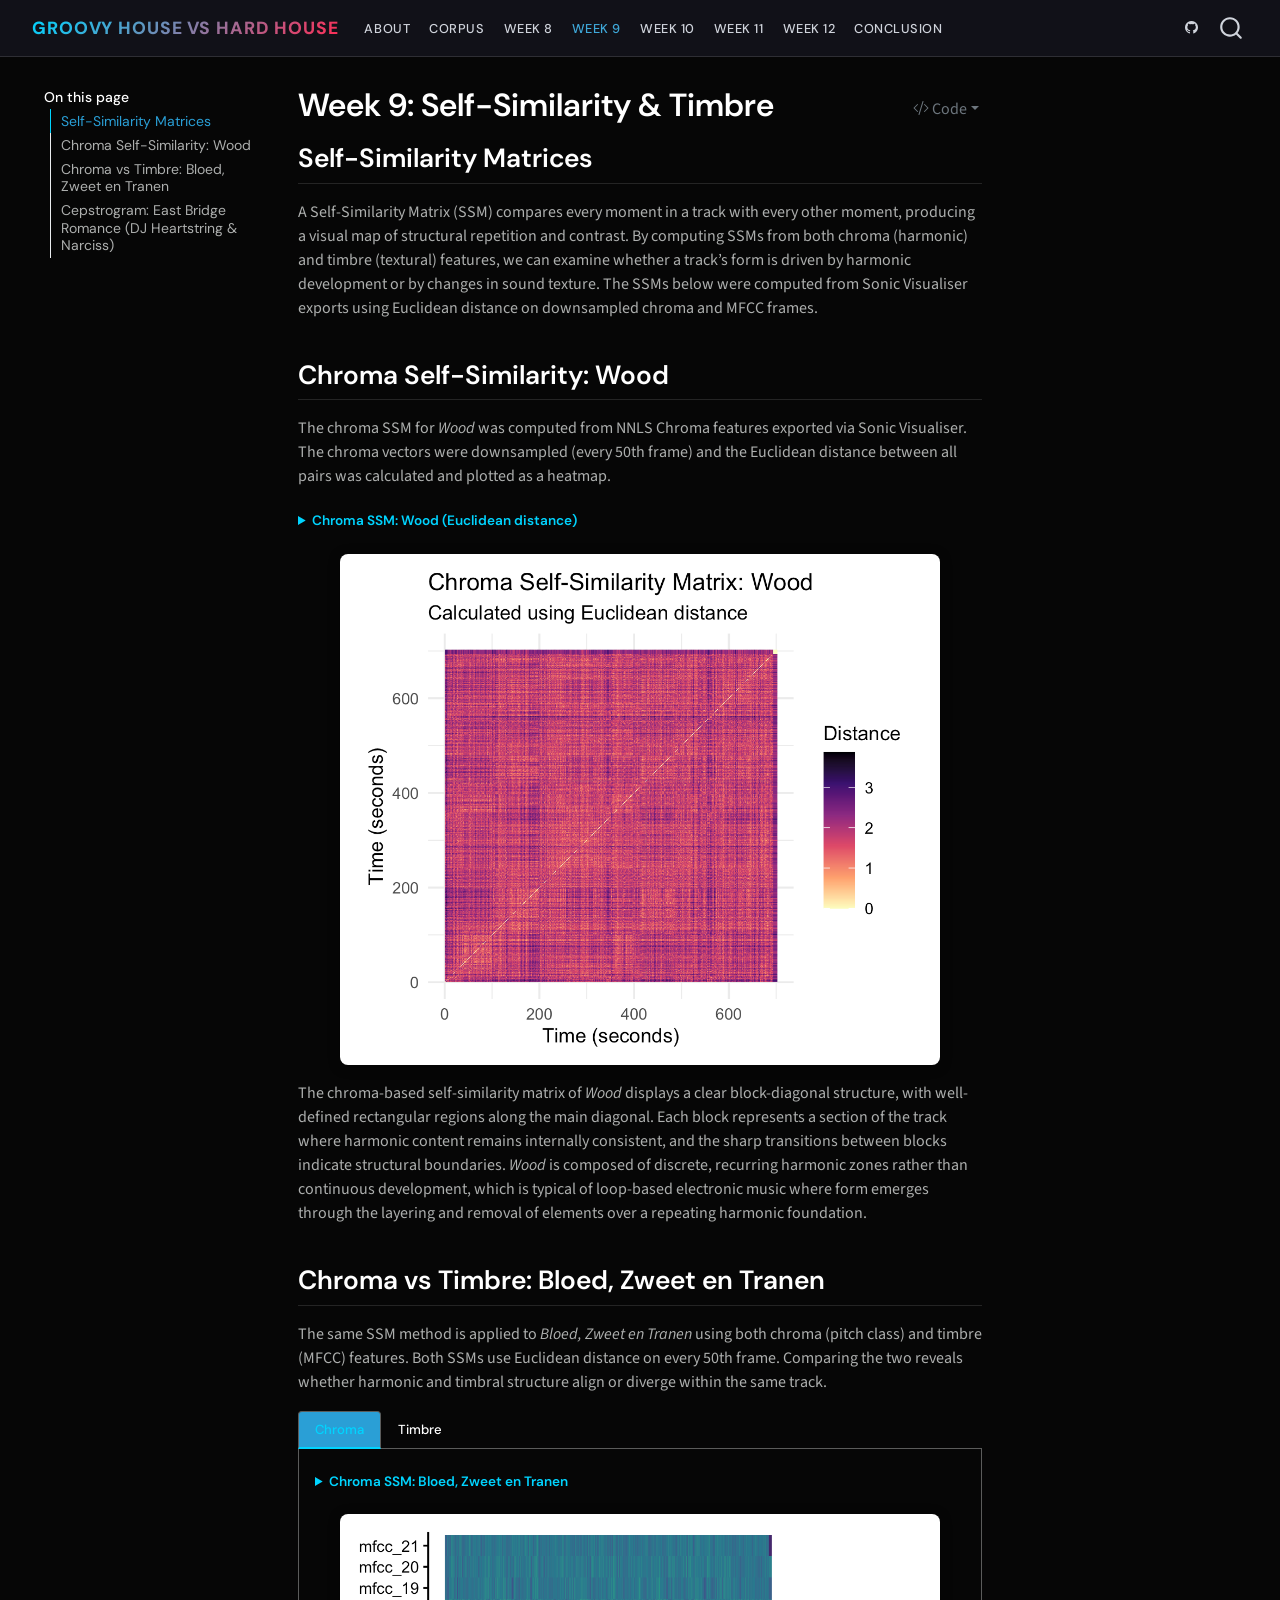
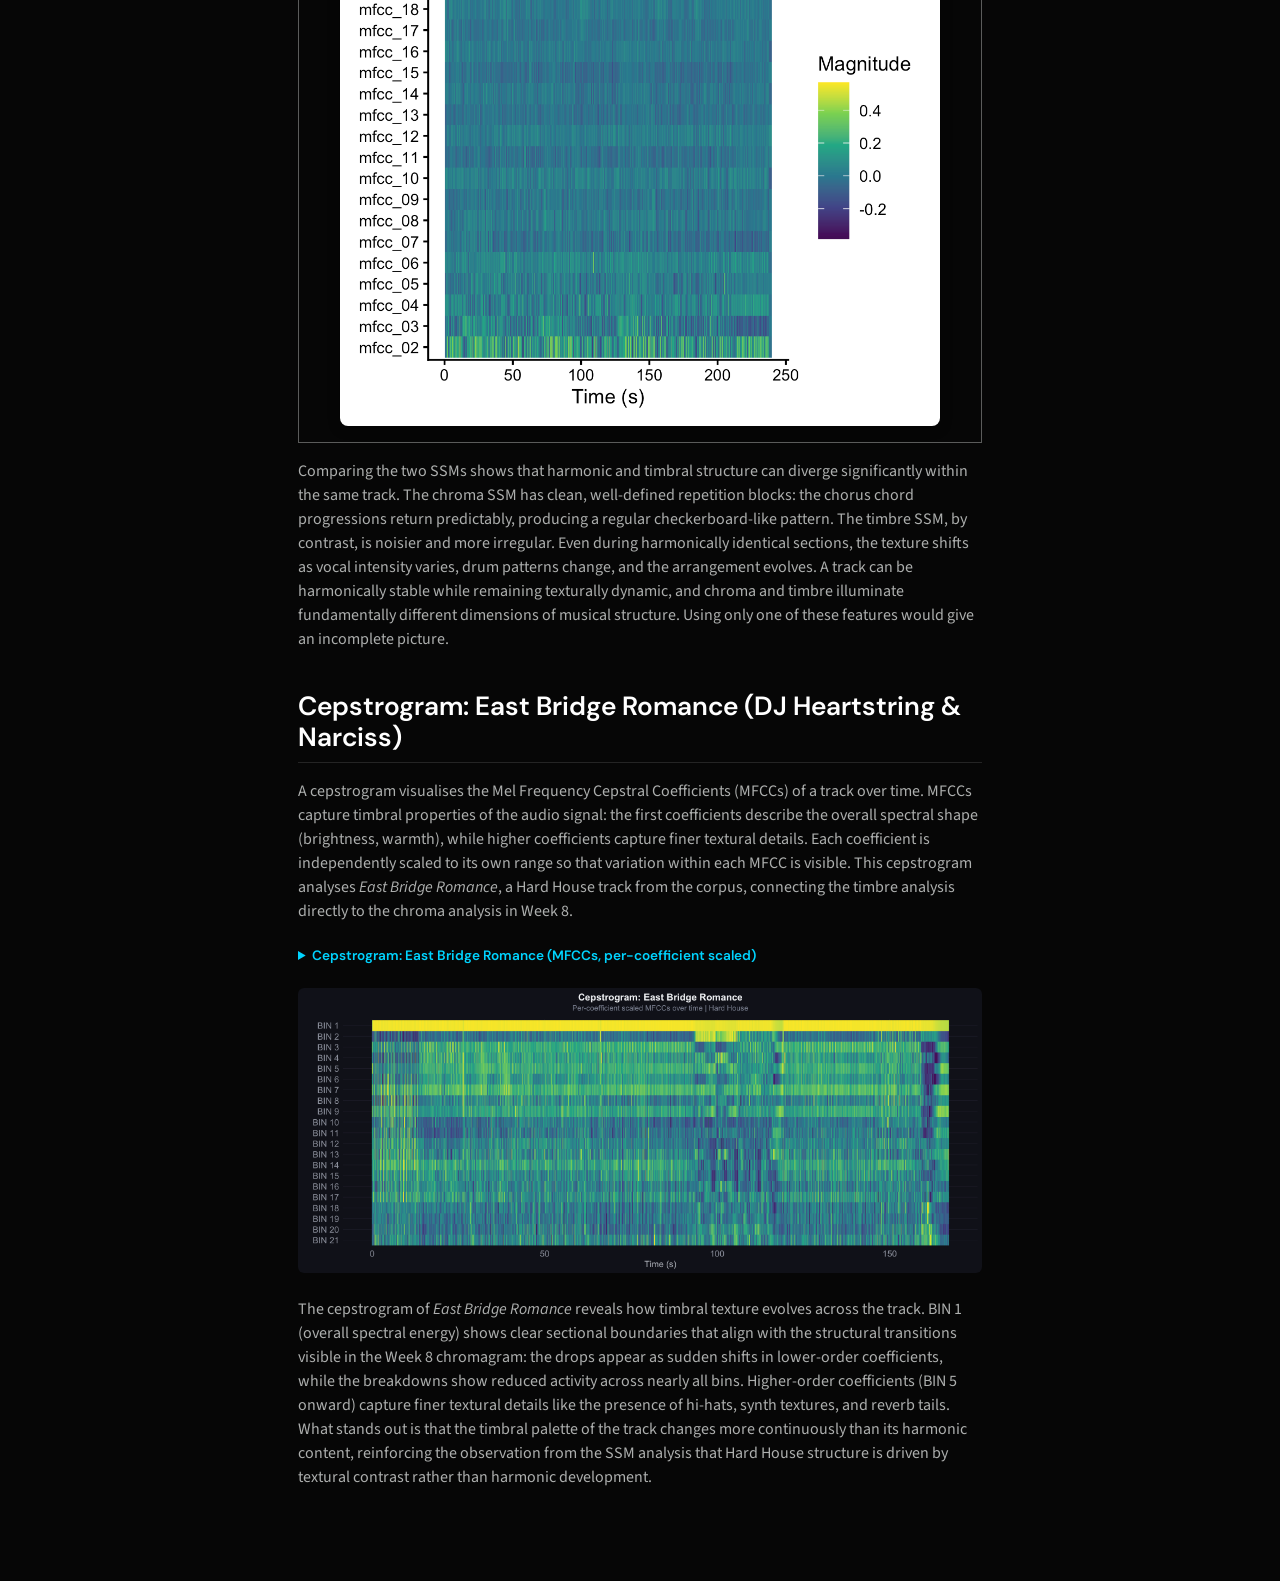
<file: docs/week9.html>
<!DOCTYPE html>
<html xmlns="http://www.w3.org/1999/xhtml" lang="en" xml:lang="en"><head>

<meta charset="utf-8">
<meta name="generator" content="quarto-1.8.25">

<meta name="viewport" content="width=device-width, initial-scale=1.0, user-scalable=yes">


<title>Week 9: Self-Similarity &amp; Timbre – Groovy House vs Hard House</title>
<style>
code{white-space: pre-wrap;}
span.smallcaps{font-variant: small-caps;}
div.columns{display: flex; gap: min(4vw, 1.5em);}
div.column{flex: auto; overflow-x: auto;}
div.hanging-indent{margin-left: 1.5em; text-indent: -1.5em;}
ul.task-list{list-style: none;}
ul.task-list li input[type="checkbox"] {
  width: 0.8em;
  margin: 0 0.8em 0.2em -1em; /* quarto-specific, see https://github.com/quarto-dev/quarto-cli/issues/4556 */ 
  vertical-align: middle;
}
/* CSS for syntax highlighting */
html { -webkit-text-size-adjust: 100%; }
pre > code.sourceCode { white-space: pre; position: relative; }
pre > code.sourceCode > span { display: inline-block; line-height: 1.25; }
pre > code.sourceCode > span:empty { height: 1.2em; }
.sourceCode { overflow: visible; }
code.sourceCode > span { color: inherit; text-decoration: inherit; }
div.sourceCode { margin: 1em 0; }
pre.sourceCode { margin: 0; }
@media screen {
div.sourceCode { overflow: auto; }
}
@media print {
pre > code.sourceCode { white-space: pre-wrap; }
pre > code.sourceCode > span { text-indent: -5em; padding-left: 5em; }
}
pre.numberSource code
  { counter-reset: source-line 0; }
pre.numberSource code > span
  { position: relative; left: -4em; counter-increment: source-line; }
pre.numberSource code > span > a:first-child::before
  { content: counter(source-line);
    position: relative; left: -1em; text-align: right; vertical-align: baseline;
    border: none; display: inline-block;
    -webkit-touch-callout: none; -webkit-user-select: none;
    -khtml-user-select: none; -moz-user-select: none;
    -ms-user-select: none; user-select: none;
    padding: 0 4px; width: 4em;
  }
pre.numberSource { margin-left: 3em;  padding-left: 4px; }
div.sourceCode
  {   }
@media screen {
pre > code.sourceCode > span > a:first-child::before { text-decoration: underline; }
}
</style>


<script src="site_libs/quarto-nav/quarto-nav.js"></script>
<script src="site_libs/clipboard/clipboard.min.js"></script>
<script src="site_libs/quarto-search/autocomplete.umd.js"></script>
<script src="site_libs/quarto-search/fuse.min.js"></script>
<script src="site_libs/quarto-search/quarto-search.js"></script>
<meta name="quarto:offset" content="./">
<script src="site_libs/quarto-html/quarto.js" type="module"></script>
<script src="site_libs/quarto-html/tabsets/tabsets.js" type="module"></script>
<script src="site_libs/quarto-html/axe/axe-check.js" type="module"></script>
<script src="site_libs/quarto-html/popper.min.js"></script>
<script src="site_libs/quarto-html/tippy.umd.min.js"></script>
<script src="site_libs/quarto-html/anchor.min.js"></script>
<link href="site_libs/quarto-html/tippy.css" rel="stylesheet">
<link href="site_libs/quarto-html/quarto-syntax-highlighting-dark-707d8167ce6003fca903bfe2be84ab7f.css" rel="stylesheet" id="quarto-text-highlighting-styles">
<script src="site_libs/bootstrap/bootstrap.min.js"></script>
<link href="site_libs/bootstrap/bootstrap-icons.css" rel="stylesheet">
<link href="site_libs/bootstrap/bootstrap-e478859834df8f7b077fbd1dd3762a8b.min.css" rel="stylesheet" append-hash="true" id="quarto-bootstrap" data-mode="dark">
<script id="quarto-search-options" type="application/json">{
  "location": "navbar",
  "copy-button": false,
  "collapse-after": 3,
  "panel-placement": "end",
  "type": "overlay",
  "limit": 50,
  "keyboard-shortcut": [
    "f",
    "/",
    "s"
  ],
  "show-item-context": false,
  "language": {
    "search-no-results-text": "No results",
    "search-matching-documents-text": "matching documents",
    "search-copy-link-title": "Copy link to search",
    "search-hide-matches-text": "Hide additional matches",
    "search-more-match-text": "more match in this document",
    "search-more-matches-text": "more matches in this document",
    "search-clear-button-title": "Clear",
    "search-text-placeholder": "",
    "search-detached-cancel-button-title": "Cancel",
    "search-submit-button-title": "Submit",
    "search-label": "Search"
  }
}</script>
<style>html{ scroll-behavior: smooth; }</style>


<link rel="stylesheet" href="style.css">
</head>

<body class="floating nav-fixed quarto-light">

<div id="quarto-search-results"></div>
  <header id="quarto-header" class="headroom fixed-top">
    <nav class="navbar navbar-expand-lg " data-bs-theme="dark">
      <div class="navbar-container container-fluid">
      <div class="navbar-brand-container mx-auto">
    <a href="./index.html" class="navbar-brand navbar-brand-logo">
    </a>
    <a class="navbar-brand" href="./index.html">
    <span class="navbar-title">Groovy House vs Hard House</span>
    </a>
  </div>
            <div id="quarto-search" class="" title="Search"></div>
          <button class="navbar-toggler" type="button" data-bs-toggle="collapse" data-bs-target="#navbarCollapse" aria-controls="navbarCollapse" role="menu" aria-expanded="false" aria-label="Toggle navigation" onclick="if (window.quartoToggleHeadroom) { window.quartoToggleHeadroom(); }">
  <span class="navbar-toggler-icon"></span>
</button>
          <div class="collapse navbar-collapse" id="navbarCollapse">
            <ul class="navbar-nav navbar-nav-scroll me-auto">
  <li class="nav-item">
    <a class="nav-link" href="./index.html"> 
<span class="menu-text">About</span></a>
  </li>  
  <li class="nav-item">
    <a class="nav-link" href="./corpus.html"> 
<span class="menu-text">Corpus</span></a>
  </li>  
  <li class="nav-item">
    <a class="nav-link" href="./week8.html"> 
<span class="menu-text">Week 8</span></a>
  </li>  
  <li class="nav-item">
    <a class="nav-link active" href="./week9.html" aria-current="page"> 
<span class="menu-text">Week 9</span></a>
  </li>  
  <li class="nav-item">
    <a class="nav-link" href="./week10.html"> 
<span class="menu-text">Week 10</span></a>
  </li>  
  <li class="nav-item">
    <a class="nav-link" href="./week11.html"> 
<span class="menu-text">Week 11</span></a>
  </li>  
  <li class="nav-item">
    <a class="nav-link" href="./week12.html"> 
<span class="menu-text">Week 12</span></a>
  </li>  
  <li class="nav-item">
    <a class="nav-link" href="./conclusion.html"> 
<span class="menu-text">Conclusion</span></a>
  </li>  
</ul>
            <ul class="navbar-nav navbar-nav-scroll ms-auto">
  <li class="nav-item compact">
    <a class="nav-link" href="https://github.com/abelvestering/Computational_Musicology/"> <i class="bi bi-github" role="img">
</i> 
<span class="menu-text"></span></a>
  </li>  
</ul>
          </div> <!-- /navcollapse -->
            <div class="quarto-navbar-tools">
</div>
      </div> <!-- /container-fluid -->
    </nav>
</header>
<!-- content -->
<div id="quarto-content" class="quarto-container page-columns page-rows-contents page-layout-article page-navbar">
<!-- sidebar -->
  <nav id="quarto-sidebar" class="sidebar collapse collapse-horizontal quarto-sidebar-collapse-item sidebar-navigation floating overflow-auto">
    <nav id="TOC" role="doc-toc" class="toc-active">
    <h2 id="toc-title">On this page</h2>
   
  <ul>
  <li><a href="#self-similarity-matrices" id="toc-self-similarity-matrices" class="nav-link active" data-scroll-target="#self-similarity-matrices">Self-Similarity Matrices</a></li>
  <li><a href="#chroma-self-similarity-wood" id="toc-chroma-self-similarity-wood" class="nav-link" data-scroll-target="#chroma-self-similarity-wood">Chroma Self-Similarity: Wood</a></li>
  <li><a href="#chroma-vs-timbre-bloed-zweet-en-tranen" id="toc-chroma-vs-timbre-bloed-zweet-en-tranen" class="nav-link" data-scroll-target="#chroma-vs-timbre-bloed-zweet-en-tranen">Chroma vs Timbre: Bloed, Zweet en Tranen</a></li>
  <li><a href="#cepstrogram-east-bridge-romance-dj-heartstring-narciss" id="toc-cepstrogram-east-bridge-romance-dj-heartstring-narciss" class="nav-link" data-scroll-target="#cepstrogram-east-bridge-romance-dj-heartstring-narciss">Cepstrogram: East Bridge Romance (DJ Heartstring &amp; Narciss)</a></li>
  </ul>
</nav>
</nav>
<div id="quarto-sidebar-glass" class="quarto-sidebar-collapse-item" data-bs-toggle="collapse" data-bs-target=".quarto-sidebar-collapse-item"></div>
<!-- margin-sidebar -->
    <div id="quarto-margin-sidebar" class="sidebar margin-sidebar zindex-bottom">
    </div>
<!-- main -->
<main class="content" id="quarto-document-content">

<header id="title-block-header" class="quarto-title-block default">
<div class="quarto-title">
<div class="quarto-title-block"><div><h1 class="title">Week 9: Self-Similarity &amp; Timbre</h1><button type="button" class="btn code-tools-button dropdown-toggle" id="quarto-code-tools-menu" data-bs-toggle="dropdown" aria-expanded="false"><i class="bi"></i> Code</button><ul class="dropdown-menu dropdown-menu-end" aria-labelelledby="quarto-code-tools-menu"><li><a id="quarto-show-all-code" class="dropdown-item" href="javascript:void(0)" role="button">Show All Code</a></li><li><a id="quarto-hide-all-code" class="dropdown-item" href="javascript:void(0)" role="button">Hide All Code</a></li><li><hr class="dropdown-divider"></li><li><a id="quarto-view-source" class="dropdown-item" href="javascript:void(0)" role="button">View Source</a></li></ul></div></div>
</div>



<div class="quarto-title-meta">

    
  
    
  </div>
  


</header>


<section id="self-similarity-matrices" class="level2">
<h2 class="anchored" data-anchor-id="self-similarity-matrices">Self-Similarity Matrices</h2>
<p>A Self-Similarity Matrix (SSM) compares every moment in a track with every other moment, producing a visual map of structural repetition and contrast. By computing SSMs from both chroma (harmonic) and timbre (textural) features, we can examine whether a track’s form is driven by harmonic development or by changes in sound texture. The SSMs below were computed from Sonic Visualiser exports using Euclidean distance on downsampled chroma and MFCC frames.</p>
</section>
<section id="chroma-self-similarity-wood" class="level2">
<h2 class="anchored" data-anchor-id="chroma-self-similarity-wood">Chroma Self-Similarity: Wood</h2>
<p>The chroma SSM for <em>Wood</em> was computed from NNLS Chroma features exported via Sonic Visualiser. The chroma vectors were downsampled (every 50th frame) and the Euclidean distance between all pairs was calculated and plotted as a heatmap.</p>
<div class="cell">
<details class="code-fold">
<summary>Chroma SSM: Wood (Euclidean distance)</summary>
<div class="code-copy-outer-scaffold"><div class="sourceCode cell-code" id="cb1"><pre class="sourceCode r code-with-copy"><code class="sourceCode r"><span id="cb1-1"><a href="#cb1-1" aria-hidden="true" tabindex="-1"></a><span class="co"># Read NNLS Chroma export from Sonic Visualiser</span></span>
<span id="cb1-2"><a href="#cb1-2" aria-hidden="true" tabindex="-1"></a>wood <span class="ot">&lt;-</span> <span class="fu">read_csv</span>(<span class="st">"wood.csv"</span>, <span class="at">show_col_types =</span> <span class="cn">FALSE</span>)</span>
<span id="cb1-3"><a href="#cb1-3" aria-hidden="true" tabindex="-1"></a>chroma_mat <span class="ot">&lt;-</span> <span class="fu">as.matrix</span>(<span class="fu">select</span>(wood, <span class="sc">-</span>TIME))</span>
<span id="cb1-4"><a href="#cb1-4" aria-hidden="true" tabindex="-1"></a></span>
<span id="cb1-5"><a href="#cb1-5" aria-hidden="true" tabindex="-1"></a><span class="co"># Downsample: take every 50th frame</span></span>
<span id="cb1-6"><a href="#cb1-6" aria-hidden="true" tabindex="-1"></a>idx <span class="ot">&lt;-</span> <span class="fu">seq</span>(<span class="dv">1</span>, <span class="fu">nrow</span>(chroma_mat), <span class="at">by =</span> <span class="dv">50</span>)</span>
<span id="cb1-7"><a href="#cb1-7" aria-hidden="true" tabindex="-1"></a>chroma_small <span class="ot">&lt;-</span> chroma_mat[idx, ]</span>
<span id="cb1-8"><a href="#cb1-8" aria-hidden="true" tabindex="-1"></a>time_w <span class="ot">&lt;-</span> wood<span class="sc">$</span>TIME[idx]</span>
<span id="cb1-9"><a href="#cb1-9" aria-hidden="true" tabindex="-1"></a></span>
<span id="cb1-10"><a href="#cb1-10" aria-hidden="true" tabindex="-1"></a><span class="co"># Compute pairwise Euclidean distance</span></span>
<span id="cb1-11"><a href="#cb1-11" aria-hidden="true" tabindex="-1"></a>dist_w <span class="ot">&lt;-</span> <span class="fu">as.matrix</span>(<span class="fu">dist</span>(chroma_small, <span class="at">method =</span> <span class="st">"euclidean"</span>))</span>
<span id="cb1-12"><a href="#cb1-12" aria-hidden="true" tabindex="-1"></a></span>
<span id="cb1-13"><a href="#cb1-13" aria-hidden="true" tabindex="-1"></a><span class="co"># Prepare data for ggplot</span></span>
<span id="cb1-14"><a href="#cb1-14" aria-hidden="true" tabindex="-1"></a>ssm_w <span class="ot">&lt;-</span> <span class="fu">expand.grid</span>(<span class="at">X =</span> <span class="dv">1</span><span class="sc">:</span><span class="fu">nrow</span>(dist_w), <span class="at">Y =</span> <span class="dv">1</span><span class="sc">:</span><span class="fu">nrow</span>(dist_w))</span>
<span id="cb1-15"><a href="#cb1-15" aria-hidden="true" tabindex="-1"></a>ssm_w<span class="sc">$</span>Distance <span class="ot">&lt;-</span> <span class="fu">as.vector</span>(dist_w)</span>
<span id="cb1-16"><a href="#cb1-16" aria-hidden="true" tabindex="-1"></a>ssm_w<span class="sc">$</span>TimeX <span class="ot">&lt;-</span> time_w[ssm_w<span class="sc">$</span>X]</span>
<span id="cb1-17"><a href="#cb1-17" aria-hidden="true" tabindex="-1"></a>ssm_w<span class="sc">$</span>TimeY <span class="ot">&lt;-</span> time_w[ssm_w<span class="sc">$</span>Y]</span>
<span id="cb1-18"><a href="#cb1-18" aria-hidden="true" tabindex="-1"></a></span>
<span id="cb1-19"><a href="#cb1-19" aria-hidden="true" tabindex="-1"></a><span class="fu">ggplot</span>(ssm_w, <span class="fu">aes</span>(<span class="at">x =</span> TimeX, <span class="at">y =</span> TimeY, <span class="at">fill =</span> Distance)) <span class="sc">+</span></span>
<span id="cb1-20"><a href="#cb1-20" aria-hidden="true" tabindex="-1"></a>  <span class="fu">geom_raster</span>() <span class="sc">+</span></span>
<span id="cb1-21"><a href="#cb1-21" aria-hidden="true" tabindex="-1"></a>  <span class="fu">scale_fill_viridis_c</span>(<span class="at">direction =</span> <span class="sc">-</span><span class="dv">1</span>, <span class="at">option =</span> <span class="st">"magma"</span>) <span class="sc">+</span></span>
<span id="cb1-22"><a href="#cb1-22" aria-hidden="true" tabindex="-1"></a>  <span class="fu">coord_fixed</span>() <span class="sc">+</span></span>
<span id="cb1-23"><a href="#cb1-23" aria-hidden="true" tabindex="-1"></a>  <span class="fu">theme_minimal</span>() <span class="sc">+</span></span>
<span id="cb1-24"><a href="#cb1-24" aria-hidden="true" tabindex="-1"></a>  <span class="fu">labs</span>(<span class="at">title =</span> <span class="st">"Chroma Self-Similarity Matrix: Wood"</span>,</span>
<span id="cb1-25"><a href="#cb1-25" aria-hidden="true" tabindex="-1"></a>       <span class="at">subtitle =</span> <span class="st">"Calculated using Euclidean distance"</span>,</span>
<span id="cb1-26"><a href="#cb1-26" aria-hidden="true" tabindex="-1"></a>       <span class="at">x =</span> <span class="st">"Time (seconds)"</span>, <span class="at">y =</span> <span class="st">"Time (seconds)"</span>)</span></code></pre></div><button title="Copy to Clipboard" class="code-copy-button"><i class="bi"></i></button></div>
</details>
</div>
<div style="text-align:center;">
<p><img src="Rplot01.png" style="max-width:600px;width:100%;height:auto;"></p>
</div>
<p>The chroma-based self-similarity matrix of <em>Wood</em> displays a clear block-diagonal structure, with well-defined rectangular regions along the main diagonal. Each block represents a section of the track where harmonic content remains internally consistent, and the sharp transitions between blocks indicate structural boundaries. <em>Wood</em> is composed of discrete, recurring harmonic zones rather than continuous development, which is typical of loop-based electronic music where form emerges through the layering and removal of elements over a repeating harmonic foundation.</p>
</section>
<section id="chroma-vs-timbre-bloed-zweet-en-tranen" class="level2">
<h2 class="anchored" data-anchor-id="chroma-vs-timbre-bloed-zweet-en-tranen">Chroma vs Timbre: Bloed, Zweet en Tranen</h2>
<p>The same SSM method is applied to <em>Bloed, Zweet en Tranen</em> using both chroma (pitch class) and timbre (MFCC) features. Both SSMs use Euclidean distance on every 50th frame. Comparing the two reveals whether harmonic and timbral structure align or diverge within the same track.</p>
<div class="tabset-margin-container"></div><div class="panel-tabset">
<ul class="nav nav-tabs" role="tablist"><li class="nav-item" role="presentation"><a class="nav-link active" id="tabset-1-1-tab" data-bs-toggle="tab" data-bs-target="#tabset-1-1" role="tab" aria-controls="tabset-1-1" aria-selected="true" href="">Chroma</a></li><li class="nav-item" role="presentation"><a class="nav-link" id="tabset-1-2-tab" data-bs-toggle="tab" data-bs-target="#tabset-1-2" role="tab" aria-controls="tabset-1-2" aria-selected="false" href="">Timbre</a></li></ul>
<div class="tab-content">
<div id="tabset-1-1" class="tab-pane active" role="tabpanel" aria-labelledby="tabset-1-1-tab">
<div class="cell">
<details class="code-fold">
<summary>Chroma SSM: Bloed, Zweet en Tranen</summary>
<div class="code-copy-outer-scaffold"><div class="sourceCode cell-code" id="cb2"><pre class="sourceCode r code-with-copy"><code class="sourceCode r"><span id="cb2-1"><a href="#cb2-1" aria-hidden="true" tabindex="-1"></a><span class="co"># Read NNLS Chroma export from Sonic Visualiser</span></span>
<span id="cb2-2"><a href="#cb2-2" aria-hidden="true" tabindex="-1"></a>bzt_pitches <span class="ot">&lt;-</span> <span class="fu">read_csv</span>(<span class="st">"bzt-pitches.csv"</span>, <span class="at">show_col_types =</span> <span class="cn">FALSE</span>)</span>
<span id="cb2-3"><a href="#cb2-3" aria-hidden="true" tabindex="-1"></a>chroma_mat <span class="ot">&lt;-</span> <span class="fu">as.matrix</span>(<span class="fu">select</span>(bzt_pitches, <span class="sc">-</span>TIME))</span>
<span id="cb2-4"><a href="#cb2-4" aria-hidden="true" tabindex="-1"></a></span>
<span id="cb2-5"><a href="#cb2-5" aria-hidden="true" tabindex="-1"></a><span class="co"># Downsample: take every 50th frame</span></span>
<span id="cb2-6"><a href="#cb2-6" aria-hidden="true" tabindex="-1"></a>idx_c <span class="ot">&lt;-</span> <span class="fu">seq</span>(<span class="dv">1</span>, <span class="fu">nrow</span>(chroma_mat), <span class="at">by =</span> <span class="dv">50</span>)</span>
<span id="cb2-7"><a href="#cb2-7" aria-hidden="true" tabindex="-1"></a>chroma_small <span class="ot">&lt;-</span> chroma_mat[idx_c, ]</span>
<span id="cb2-8"><a href="#cb2-8" aria-hidden="true" tabindex="-1"></a>time_c <span class="ot">&lt;-</span> bzt_pitches<span class="sc">$</span>TIME[idx_c]</span>
<span id="cb2-9"><a href="#cb2-9" aria-hidden="true" tabindex="-1"></a></span>
<span id="cb2-10"><a href="#cb2-10" aria-hidden="true" tabindex="-1"></a><span class="co"># Compute pairwise Euclidean distance</span></span>
<span id="cb2-11"><a href="#cb2-11" aria-hidden="true" tabindex="-1"></a>dist_c <span class="ot">&lt;-</span> <span class="fu">as.matrix</span>(<span class="fu">dist</span>(chroma_small, <span class="at">method =</span> <span class="st">"euclidean"</span>))</span>
<span id="cb2-12"><a href="#cb2-12" aria-hidden="true" tabindex="-1"></a></span>
<span id="cb2-13"><a href="#cb2-13" aria-hidden="true" tabindex="-1"></a><span class="co"># Prepare data for ggplot</span></span>
<span id="cb2-14"><a href="#cb2-14" aria-hidden="true" tabindex="-1"></a>ssm_c <span class="ot">&lt;-</span> <span class="fu">expand.grid</span>(<span class="at">X =</span> <span class="dv">1</span><span class="sc">:</span><span class="fu">nrow</span>(dist_c), <span class="at">Y =</span> <span class="dv">1</span><span class="sc">:</span><span class="fu">nrow</span>(dist_c))</span>
<span id="cb2-15"><a href="#cb2-15" aria-hidden="true" tabindex="-1"></a>ssm_c<span class="sc">$</span>Distance <span class="ot">&lt;-</span> <span class="fu">as.vector</span>(dist_c)</span>
<span id="cb2-16"><a href="#cb2-16" aria-hidden="true" tabindex="-1"></a>ssm_c<span class="sc">$</span>TimeX <span class="ot">&lt;-</span> time_c[ssm_c<span class="sc">$</span>X]</span>
<span id="cb2-17"><a href="#cb2-17" aria-hidden="true" tabindex="-1"></a>ssm_c<span class="sc">$</span>TimeY <span class="ot">&lt;-</span> time_c[ssm_c<span class="sc">$</span>Y]</span>
<span id="cb2-18"><a href="#cb2-18" aria-hidden="true" tabindex="-1"></a></span>
<span id="cb2-19"><a href="#cb2-19" aria-hidden="true" tabindex="-1"></a><span class="fu">ggplot</span>(ssm_c, <span class="fu">aes</span>(<span class="at">x =</span> TimeX, <span class="at">y =</span> TimeY, <span class="at">fill =</span> Distance)) <span class="sc">+</span></span>
<span id="cb2-20"><a href="#cb2-20" aria-hidden="true" tabindex="-1"></a>  <span class="fu">geom_raster</span>() <span class="sc">+</span></span>
<span id="cb2-21"><a href="#cb2-21" aria-hidden="true" tabindex="-1"></a>  <span class="fu">scale_fill_viridis_c</span>(<span class="at">direction =</span> <span class="sc">-</span><span class="dv">1</span>, <span class="at">option =</span> <span class="st">"magma"</span>) <span class="sc">+</span></span>
<span id="cb2-22"><a href="#cb2-22" aria-hidden="true" tabindex="-1"></a>  <span class="fu">coord_fixed</span>() <span class="sc">+</span></span>
<span id="cb2-23"><a href="#cb2-23" aria-hidden="true" tabindex="-1"></a>  <span class="fu">theme_minimal</span>() <span class="sc">+</span></span>
<span id="cb2-24"><a href="#cb2-24" aria-hidden="true" tabindex="-1"></a>  <span class="fu">labs</span>(<span class="at">title =</span> <span class="st">"Chroma SSM: Bloed, Zweet en Tranen"</span>,</span>
<span id="cb2-25"><a href="#cb2-25" aria-hidden="true" tabindex="-1"></a>       <span class="at">x =</span> <span class="st">"Time (s)"</span>, <span class="at">y =</span> <span class="st">"Time (s)"</span>)</span></code></pre></div><button title="Copy to Clipboard" class="code-copy-button"><i class="bi"></i></button></div>
</details>
</div>
<div style="text-align:center;">
<img src="Rplot02.png" style="max-width:600px;width:100%;height:auto;">
</div>
</div>
<div id="tabset-1-2" class="tab-pane" role="tabpanel" aria-labelledby="tabset-1-2-tab">
<div class="cell">
<details class="code-fold">
<summary>Timbre SSM: Bloed, Zweet en Tranen (MFCCs)</summary>
<div class="code-copy-outer-scaffold"><div class="sourceCode cell-code" id="cb3"><pre class="sourceCode r code-with-copy"><code class="sourceCode r"><span id="cb3-1"><a href="#cb3-1" aria-hidden="true" tabindex="-1"></a><span class="co"># Read MFCC export from Sonic Visualiser (libextract MFCCs)</span></span>
<span id="cb3-2"><a href="#cb3-2" aria-hidden="true" tabindex="-1"></a>bzt_timbre <span class="ot">&lt;-</span> <span class="fu">read_csv</span>(<span class="st">"bzt-timbre.csv"</span>, <span class="at">show_col_types =</span> <span class="cn">FALSE</span>)</span>
<span id="cb3-3"><a href="#cb3-3" aria-hidden="true" tabindex="-1"></a>timbre_mat <span class="ot">&lt;-</span> <span class="fu">as.matrix</span>(<span class="fu">select</span>(bzt_timbre, <span class="sc">-</span>TIME))</span>
<span id="cb3-4"><a href="#cb3-4" aria-hidden="true" tabindex="-1"></a></span>
<span id="cb3-5"><a href="#cb3-5" aria-hidden="true" tabindex="-1"></a><span class="co"># Downsample: take every 50th frame</span></span>
<span id="cb3-6"><a href="#cb3-6" aria-hidden="true" tabindex="-1"></a>idx_t <span class="ot">&lt;-</span> <span class="fu">seq</span>(<span class="dv">1</span>, <span class="fu">nrow</span>(timbre_mat), <span class="at">by =</span> <span class="dv">50</span>)</span>
<span id="cb3-7"><a href="#cb3-7" aria-hidden="true" tabindex="-1"></a>timbre_small <span class="ot">&lt;-</span> timbre_mat[idx_t, ]</span>
<span id="cb3-8"><a href="#cb3-8" aria-hidden="true" tabindex="-1"></a>time_t <span class="ot">&lt;-</span> bzt_timbre<span class="sc">$</span>TIME[idx_t]</span>
<span id="cb3-9"><a href="#cb3-9" aria-hidden="true" tabindex="-1"></a></span>
<span id="cb3-10"><a href="#cb3-10" aria-hidden="true" tabindex="-1"></a><span class="co"># Compute pairwise Euclidean distance</span></span>
<span id="cb3-11"><a href="#cb3-11" aria-hidden="true" tabindex="-1"></a>dist_t <span class="ot">&lt;-</span> <span class="fu">as.matrix</span>(<span class="fu">dist</span>(timbre_small, <span class="at">method =</span> <span class="st">"euclidean"</span>))</span>
<span id="cb3-12"><a href="#cb3-12" aria-hidden="true" tabindex="-1"></a></span>
<span id="cb3-13"><a href="#cb3-13" aria-hidden="true" tabindex="-1"></a><span class="co"># Prepare data for ggplot</span></span>
<span id="cb3-14"><a href="#cb3-14" aria-hidden="true" tabindex="-1"></a>ssm_t <span class="ot">&lt;-</span> <span class="fu">expand.grid</span>(<span class="at">X =</span> <span class="dv">1</span><span class="sc">:</span><span class="fu">nrow</span>(dist_t), <span class="at">Y =</span> <span class="dv">1</span><span class="sc">:</span><span class="fu">nrow</span>(dist_t))</span>
<span id="cb3-15"><a href="#cb3-15" aria-hidden="true" tabindex="-1"></a>ssm_t<span class="sc">$</span>Distance <span class="ot">&lt;-</span> <span class="fu">as.vector</span>(dist_t)</span>
<span id="cb3-16"><a href="#cb3-16" aria-hidden="true" tabindex="-1"></a>ssm_t<span class="sc">$</span>TimeX <span class="ot">&lt;-</span> time_t[ssm_t<span class="sc">$</span>X]</span>
<span id="cb3-17"><a href="#cb3-17" aria-hidden="true" tabindex="-1"></a>ssm_t<span class="sc">$</span>TimeY <span class="ot">&lt;-</span> time_t[ssm_t<span class="sc">$</span>Y]</span>
<span id="cb3-18"><a href="#cb3-18" aria-hidden="true" tabindex="-1"></a></span>
<span id="cb3-19"><a href="#cb3-19" aria-hidden="true" tabindex="-1"></a><span class="fu">ggplot</span>(ssm_t, <span class="fu">aes</span>(<span class="at">x =</span> TimeX, <span class="at">y =</span> TimeY, <span class="at">fill =</span> Distance)) <span class="sc">+</span></span>
<span id="cb3-20"><a href="#cb3-20" aria-hidden="true" tabindex="-1"></a>  <span class="fu">geom_raster</span>() <span class="sc">+</span></span>
<span id="cb3-21"><a href="#cb3-21" aria-hidden="true" tabindex="-1"></a>  <span class="fu">scale_fill_viridis_c</span>(<span class="at">direction =</span> <span class="sc">-</span><span class="dv">1</span>, <span class="at">option =</span> <span class="st">"mako"</span>) <span class="sc">+</span></span>
<span id="cb3-22"><a href="#cb3-22" aria-hidden="true" tabindex="-1"></a>  <span class="fu">coord_fixed</span>() <span class="sc">+</span></span>
<span id="cb3-23"><a href="#cb3-23" aria-hidden="true" tabindex="-1"></a>  <span class="fu">theme_minimal</span>() <span class="sc">+</span></span>
<span id="cb3-24"><a href="#cb3-24" aria-hidden="true" tabindex="-1"></a>  <span class="fu">labs</span>(<span class="at">title =</span> <span class="st">"Timbre SSM: Bloed, Zweet en Tranen"</span>,</span>
<span id="cb3-25"><a href="#cb3-25" aria-hidden="true" tabindex="-1"></a>       <span class="at">x =</span> <span class="st">"Time (s)"</span>, <span class="at">y =</span> <span class="st">"Time (s)"</span>)</span></code></pre></div><button title="Copy to Clipboard" class="code-copy-button"><i class="bi"></i></button></div>
</details>
</div>
<div style="text-align:center;">
<img src="Rplot03.png" style="max-width:600px;width:100%;height:auto;">
</div>
</div>
</div>
</div>
<p>Comparing the two SSMs shows that harmonic and timbral structure can diverge significantly within the same track. The chroma SSM has clean, well-defined repetition blocks: the chorus chord progressions return predictably, producing a regular checkerboard-like pattern. The timbre SSM, by contrast, is noisier and more irregular. Even during harmonically identical sections, the texture shifts as vocal intensity varies, drum patterns change, and the arrangement evolves. A track can be harmonically stable while remaining texturally dynamic, and chroma and timbre illuminate fundamentally different dimensions of musical structure. Using only one of these features would give an incomplete picture.</p>
</section>
<section id="cepstrogram-east-bridge-romance-dj-heartstring-narciss" class="level2">
<h2 class="anchored" data-anchor-id="cepstrogram-east-bridge-romance-dj-heartstring-narciss">Cepstrogram: East Bridge Romance (DJ Heartstring &amp; Narciss)</h2>
<p>A cepstrogram visualises the Mel Frequency Cepstral Coefficients (MFCCs) of a track over time. MFCCs capture timbral properties of the audio signal: the first coefficients describe the overall spectral shape (brightness, warmth), while higher coefficients capture finer textural details. Each coefficient is independently scaled to its own range so that variation within each MFCC is visible. This cepstrogram analyses <em>East Bridge Romance</em>, a Hard House track from the corpus, connecting the timbre analysis directly to the chroma analysis in Week 8.</p>
<div class="cell">
<details class="code-fold">
<summary>Cepstrogram: East Bridge Romance (MFCCs, per-coefficient scaled)</summary>
<div class="code-copy-outer-scaffold"><div class="sourceCode cell-code" id="cb4"><pre class="sourceCode r code-with-copy"><code class="sourceCode r"><span id="cb4-1"><a href="#cb4-1" aria-hidden="true" tabindex="-1"></a><span class="co"># Read MFCC data exported from Sonic Visualiser (libextract MFCCs)</span></span>
<span id="cb4-2"><a href="#cb4-2" aria-hidden="true" tabindex="-1"></a>eb_timbre <span class="ot">&lt;-</span> <span class="fu">read_csv</span>(<span class="st">"eastbridge-timbre.csv"</span>, <span class="at">show_col_types =</span> F)</span>
<span id="cb4-3"><a href="#cb4-3" aria-hidden="true" tabindex="-1"></a>bin_cols <span class="ot">&lt;-</span> <span class="fu">paste</span>(<span class="st">"BIN"</span>, <span class="dv">1</span><span class="sc">:</span><span class="dv">21</span>)</span>
<span id="cb4-4"><a href="#cb4-4" aria-hidden="true" tabindex="-1"></a></span>
<span id="cb4-5"><a href="#cb4-5" aria-hidden="true" tabindex="-1"></a><span class="co"># Downsample for readability (every 5th frame)</span></span>
<span id="cb4-6"><a href="#cb4-6" aria-hidden="true" tabindex="-1"></a>eb_ds <span class="ot">&lt;-</span> eb_timbre[<span class="fu">seq</span>(<span class="dv">1</span>, <span class="fu">nrow</span>(eb_timbre), <span class="at">by =</span> <span class="dv">5</span>), ]</span>
<span id="cb4-7"><a href="#cb4-7" aria-hidden="true" tabindex="-1"></a></span>
<span id="cb4-8"><a href="#cb4-8" aria-hidden="true" tabindex="-1"></a><span class="co"># Scale each MFCC coefficient independently to 0-1 range</span></span>
<span id="cb4-9"><a href="#cb4-9" aria-hidden="true" tabindex="-1"></a><span class="co"># This ensures all bins contribute equally to the visualisation</span></span>
<span id="cb4-10"><a href="#cb4-10" aria-hidden="true" tabindex="-1"></a>eb_scaled <span class="ot">&lt;-</span> eb_ds</span>
<span id="cb4-11"><a href="#cb4-11" aria-hidden="true" tabindex="-1"></a><span class="cf">for</span> (col <span class="cf">in</span> bin_cols) {</span>
<span id="cb4-12"><a href="#cb4-12" aria-hidden="true" tabindex="-1"></a>  vals <span class="ot">&lt;-</span> eb_ds[[col]]</span>
<span id="cb4-13"><a href="#cb4-13" aria-hidden="true" tabindex="-1"></a>  rng <span class="ot">&lt;-</span> <span class="fu">range</span>(vals, <span class="at">na.rm =</span> <span class="cn">TRUE</span>)</span>
<span id="cb4-14"><a href="#cb4-14" aria-hidden="true" tabindex="-1"></a>  <span class="cf">if</span> (rng[<span class="dv">2</span>] <span class="sc">&gt;</span> rng[<span class="dv">1</span>]) {</span>
<span id="cb4-15"><a href="#cb4-15" aria-hidden="true" tabindex="-1"></a>    eb_scaled[[col]] <span class="ot">&lt;-</span> (vals <span class="sc">-</span> rng[<span class="dv">1</span>]) <span class="sc">/</span> (rng[<span class="dv">2</span>] <span class="sc">-</span> rng[<span class="dv">1</span>])</span>
<span id="cb4-16"><a href="#cb4-16" aria-hidden="true" tabindex="-1"></a>  } <span class="cf">else</span> {</span>
<span id="cb4-17"><a href="#cb4-17" aria-hidden="true" tabindex="-1"></a>    eb_scaled[[col]] <span class="ot">&lt;-</span> <span class="dv">0</span></span>
<span id="cb4-18"><a href="#cb4-18" aria-hidden="true" tabindex="-1"></a>  }</span>
<span id="cb4-19"><a href="#cb4-19" aria-hidden="true" tabindex="-1"></a>}</span>
<span id="cb4-20"><a href="#cb4-20" aria-hidden="true" tabindex="-1"></a></span>
<span id="cb4-21"><a href="#cb4-21" aria-hidden="true" tabindex="-1"></a><span class="co"># Pivot to long format for ggplot</span></span>
<span id="cb4-22"><a href="#cb4-22" aria-hidden="true" tabindex="-1"></a>eb_long <span class="ot">&lt;-</span> eb_scaled <span class="sc">|&gt;</span></span>
<span id="cb4-23"><a href="#cb4-23" aria-hidden="true" tabindex="-1"></a>  <span class="fu">pivot_longer</span>(<span class="fu">all_of</span>(bin_cols), <span class="at">names_to =</span> <span class="st">"MFCC"</span>, <span class="at">values_to =</span> <span class="st">"Value"</span>) <span class="sc">|&gt;</span></span>
<span id="cb4-24"><a href="#cb4-24" aria-hidden="true" tabindex="-1"></a>  <span class="fu">mutate</span>(<span class="at">MFCC =</span> <span class="fu">factor</span>(MFCC, <span class="at">levels =</span> <span class="fu">rev</span>(bin_cols)))</span>
<span id="cb4-25"><a href="#cb4-25" aria-hidden="true" tabindex="-1"></a></span>
<span id="cb4-26"><a href="#cb4-26" aria-hidden="true" tabindex="-1"></a><span class="fu">ggplot</span>(eb_long, <span class="fu">aes</span>(<span class="at">x =</span> TIME, <span class="at">y =</span> MFCC, <span class="at">fill =</span> Value)) <span class="sc">+</span></span>
<span id="cb4-27"><a href="#cb4-27" aria-hidden="true" tabindex="-1"></a>  <span class="fu">geom_raster</span>() <span class="sc">+</span></span>
<span id="cb4-28"><a href="#cb4-28" aria-hidden="true" tabindex="-1"></a>  <span class="fu">scale_fill_viridis_c</span>(<span class="at">guide =</span> <span class="st">"none"</span>) <span class="sc">+</span></span>
<span id="cb4-29"><a href="#cb4-29" aria-hidden="true" tabindex="-1"></a>  <span class="fu">theme_freq</span>(<span class="dv">11</span>) <span class="sc">+</span></span>
<span id="cb4-30"><a href="#cb4-30" aria-hidden="true" tabindex="-1"></a>  <span class="fu">theme</span>(<span class="at">panel.grid =</span> <span class="fu">element_blank</span>()) <span class="sc">+</span></span>
<span id="cb4-31"><a href="#cb4-31" aria-hidden="true" tabindex="-1"></a>  <span class="fu">labs</span>(<span class="at">title =</span> <span class="st">"Cepstrogram: East Bridge Romance"</span>,</span>
<span id="cb4-32"><a href="#cb4-32" aria-hidden="true" tabindex="-1"></a>       <span class="at">subtitle =</span> <span class="st">"Per-coefficient scaled MFCCs over time | Hard House"</span>,</span>
<span id="cb4-33"><a href="#cb4-33" aria-hidden="true" tabindex="-1"></a>       <span class="at">x =</span> <span class="st">"Time (s)"</span>, <span class="at">y =</span> <span class="st">""</span>)</span></code></pre></div><button title="Copy to Clipboard" class="code-copy-button"><i class="bi"></i></button></div>
</details>
<div class="cell-output-display">
<div>
<figure class="figure">
<p><img src="week9_files/figure-html/unnamed-chunk-4-1.png" class="img-fluid figure-img" style="width:100.0%"></p>
</figure>
</div>
</div>
</div>
<p>The cepstrogram of <em>East Bridge Romance</em> reveals how timbral texture evolves across the track. BIN 1 (overall spectral energy) shows clear sectional boundaries that align with the structural transitions visible in the Week 8 chromagram: the drops appear as sudden shifts in lower-order coefficients, while the breakdowns show reduced activity across nearly all bins. Higher-order coefficients (BIN 5 onward) capture finer textural details like the presence of hi-hats, synth textures, and reverb tails. What stands out is that the timbral palette of the track changes more continuously than its harmonic content, reinforcing the observation from the SSM analysis that Hard House structure is driven by textural contrast rather than harmonic development.</p>


<!-- -->

</section>

</main> <!-- /main -->
<script id="quarto-html-after-body" type="application/javascript">
  window.document.addEventListener("DOMContentLoaded", function (event) {
    const icon = "";
    const anchorJS = new window.AnchorJS();
    anchorJS.options = {
      placement: 'right',
      icon: icon
    };
    anchorJS.add('.anchored');
    const isCodeAnnotation = (el) => {
      for (const clz of el.classList) {
        if (clz.startsWith('code-annotation-')) {                     
          return true;
        }
      }
      return false;
    }
    const onCopySuccess = function(e) {
      // button target
      const button = e.trigger;
      // don't keep focus
      button.blur();
      // flash "checked"
      button.classList.add('code-copy-button-checked');
      var currentTitle = button.getAttribute("title");
      button.setAttribute("title", "Copied!");
      let tooltip;
      if (window.bootstrap) {
        button.setAttribute("data-bs-toggle", "tooltip");
        button.setAttribute("data-bs-placement", "left");
        button.setAttribute("data-bs-title", "Copied!");
        tooltip = new bootstrap.Tooltip(button, 
          { trigger: "manual", 
            customClass: "code-copy-button-tooltip",
            offset: [0, -8]});
        tooltip.show();    
      }
      setTimeout(function() {
        if (tooltip) {
          tooltip.hide();
          button.removeAttribute("data-bs-title");
          button.removeAttribute("data-bs-toggle");
          button.removeAttribute("data-bs-placement");
        }
        button.setAttribute("title", currentTitle);
        button.classList.remove('code-copy-button-checked');
      }, 1000);
      // clear code selection
      e.clearSelection();
    }
    const getTextToCopy = function(trigger) {
      const outerScaffold = trigger.parentElement.cloneNode(true);
      const codeEl = outerScaffold.querySelector('code');
      for (const childEl of codeEl.children) {
        if (isCodeAnnotation(childEl)) {
          childEl.remove();
        }
      }
      return codeEl.innerText;
    }
    const clipboard = new window.ClipboardJS('.code-copy-button:not([data-in-quarto-modal])', {
      text: getTextToCopy
    });
    clipboard.on('success', onCopySuccess);
    if (window.document.getElementById('quarto-embedded-source-code-modal')) {
      const clipboardModal = new window.ClipboardJS('.code-copy-button[data-in-quarto-modal]', {
        text: getTextToCopy,
        container: window.document.getElementById('quarto-embedded-source-code-modal')
      });
      clipboardModal.on('success', onCopySuccess);
    }
    const viewSource = window.document.getElementById('quarto-view-source') ||
                       window.document.getElementById('quarto-code-tools-source');
    if (viewSource) {
      const sourceUrl = viewSource.getAttribute("data-quarto-source-url");
      viewSource.addEventListener("click", function(e) {
        if (sourceUrl) {
          // rstudio viewer pane
          if (/\bcapabilities=\b/.test(window.location)) {
            window.open(sourceUrl);
          } else {
            window.location.href = sourceUrl;
          }
        } else {
          const modal = new bootstrap.Modal(document.getElementById('quarto-embedded-source-code-modal'));
          modal.show();
        }
        return false;
      });
    }
    function toggleCodeHandler(show) {
      return function(e) {
        const detailsSrc = window.document.querySelectorAll(".cell > details > .sourceCode");
        for (let i=0; i<detailsSrc.length; i++) {
          const details = detailsSrc[i].parentElement;
          if (show) {
            details.open = true;
          } else {
            details.removeAttribute("open");
          }
        }
        const cellCodeDivs = window.document.querySelectorAll(".cell > .sourceCode");
        const fromCls = show ? "hidden" : "unhidden";
        const toCls = show ? "unhidden" : "hidden";
        for (let i=0; i<cellCodeDivs.length; i++) {
          const codeDiv = cellCodeDivs[i];
          if (codeDiv.classList.contains(fromCls)) {
            codeDiv.classList.remove(fromCls);
            codeDiv.classList.add(toCls);
          } 
        }
        return false;
      }
    }
    const hideAllCode = window.document.getElementById("quarto-hide-all-code");
    if (hideAllCode) {
      hideAllCode.addEventListener("click", toggleCodeHandler(false));
    }
    const showAllCode = window.document.getElementById("quarto-show-all-code");
    if (showAllCode) {
      showAllCode.addEventListener("click", toggleCodeHandler(true));
    }
      var localhostRegex = new RegExp(/^(?:http|https):\/\/localhost\:?[0-9]*\//);
      var mailtoRegex = new RegExp(/^mailto:/);
        var filterRegex = new RegExp('/' + window.location.host + '/');
      var isInternal = (href) => {
          return filterRegex.test(href) || localhostRegex.test(href) || mailtoRegex.test(href);
      }
      // Inspect non-navigation links and adorn them if external
     var links = window.document.querySelectorAll('a[href]:not(.nav-link):not(.navbar-brand):not(.toc-action):not(.sidebar-link):not(.sidebar-item-toggle):not(.pagination-link):not(.no-external):not([aria-hidden]):not(.dropdown-item):not(.quarto-navigation-tool):not(.about-link)');
      for (var i=0; i<links.length; i++) {
        const link = links[i];
        if (!isInternal(link.href)) {
          // undo the damage that might have been done by quarto-nav.js in the case of
          // links that we want to consider external
          if (link.dataset.originalHref !== undefined) {
            link.href = link.dataset.originalHref;
          }
        }
      }
    function tippyHover(el, contentFn, onTriggerFn, onUntriggerFn) {
      const config = {
        allowHTML: true,
        maxWidth: 500,
        delay: 100,
        arrow: false,
        appendTo: function(el) {
            return el.parentElement;
        },
        interactive: true,
        interactiveBorder: 10,
        theme: 'quarto',
        placement: 'bottom-start',
      };
      if (contentFn) {
        config.content = contentFn;
      }
      if (onTriggerFn) {
        config.onTrigger = onTriggerFn;
      }
      if (onUntriggerFn) {
        config.onUntrigger = onUntriggerFn;
      }
      window.tippy(el, config); 
    }
    const noterefs = window.document.querySelectorAll('a[role="doc-noteref"]');
    for (var i=0; i<noterefs.length; i++) {
      const ref = noterefs[i];
      tippyHover(ref, function() {
        // use id or data attribute instead here
        let href = ref.getAttribute('data-footnote-href') || ref.getAttribute('href');
        try { href = new URL(href).hash; } catch {}
        const id = href.replace(/^#\/?/, "");
        const note = window.document.getElementById(id);
        if (note) {
          return note.innerHTML;
        } else {
          return "";
        }
      });
    }
    const xrefs = window.document.querySelectorAll('a.quarto-xref');
    const processXRef = (id, note) => {
      // Strip column container classes
      const stripColumnClz = (el) => {
        el.classList.remove("page-full", "page-columns");
        if (el.children) {
          for (const child of el.children) {
            stripColumnClz(child);
          }
        }
      }
      stripColumnClz(note)
      if (id === null || id.startsWith('sec-')) {
        // Special case sections, only their first couple elements
        const container = document.createElement("div");
        if (note.children && note.children.length > 2) {
          container.appendChild(note.children[0].cloneNode(true));
          for (let i = 1; i < note.children.length; i++) {
            const child = note.children[i];
            if (child.tagName === "P" && child.innerText === "") {
              continue;
            } else {
              container.appendChild(child.cloneNode(true));
              break;
            }
          }
          if (window.Quarto?.typesetMath) {
            window.Quarto.typesetMath(container);
          }
          return container.innerHTML
        } else {
          if (window.Quarto?.typesetMath) {
            window.Quarto.typesetMath(note);
          }
          return note.innerHTML;
        }
      } else {
        // Remove any anchor links if they are present
        const anchorLink = note.querySelector('a.anchorjs-link');
        if (anchorLink) {
          anchorLink.remove();
        }
        if (window.Quarto?.typesetMath) {
          window.Quarto.typesetMath(note);
        }
        if (note.classList.contains("callout")) {
          return note.outerHTML;
        } else {
          return note.innerHTML;
        }
      }
    }
    for (var i=0; i<xrefs.length; i++) {
      const xref = xrefs[i];
      tippyHover(xref, undefined, function(instance) {
        instance.disable();
        let url = xref.getAttribute('href');
        let hash = undefined; 
        if (url.startsWith('#')) {
          hash = url;
        } else {
          try { hash = new URL(url).hash; } catch {}
        }
        if (hash) {
          const id = hash.replace(/^#\/?/, "");
          const note = window.document.getElementById(id);
          if (note !== null) {
            try {
              const html = processXRef(id, note.cloneNode(true));
              instance.setContent(html);
            } finally {
              instance.enable();
              instance.show();
            }
          } else {
            // See if we can fetch this
            fetch(url.split('#')[0])
            .then(res => res.text())
            .then(html => {
              const parser = new DOMParser();
              const htmlDoc = parser.parseFromString(html, "text/html");
              const note = htmlDoc.getElementById(id);
              if (note !== null) {
                const html = processXRef(id, note);
                instance.setContent(html);
              } 
            }).finally(() => {
              instance.enable();
              instance.show();
            });
          }
        } else {
          // See if we can fetch a full url (with no hash to target)
          // This is a special case and we should probably do some content thinning / targeting
          fetch(url)
          .then(res => res.text())
          .then(html => {
            const parser = new DOMParser();
            const htmlDoc = parser.parseFromString(html, "text/html");
            const note = htmlDoc.querySelector('main.content');
            if (note !== null) {
              // This should only happen for chapter cross references
              // (since there is no id in the URL)
              // remove the first header
              if (note.children.length > 0 && note.children[0].tagName === "HEADER") {
                note.children[0].remove();
              }
              const html = processXRef(null, note);
              instance.setContent(html);
            } 
          }).finally(() => {
            instance.enable();
            instance.show();
          });
        }
      }, function(instance) {
      });
    }
        let selectedAnnoteEl;
        const selectorForAnnotation = ( cell, annotation) => {
          let cellAttr = 'data-code-cell="' + cell + '"';
          let lineAttr = 'data-code-annotation="' +  annotation + '"';
          const selector = 'span[' + cellAttr + '][' + lineAttr + ']';
          return selector;
        }
        const selectCodeLines = (annoteEl) => {
          const doc = window.document;
          const targetCell = annoteEl.getAttribute("data-target-cell");
          const targetAnnotation = annoteEl.getAttribute("data-target-annotation");
          const annoteSpan = window.document.querySelector(selectorForAnnotation(targetCell, targetAnnotation));
          const lines = annoteSpan.getAttribute("data-code-lines").split(",");
          const lineIds = lines.map((line) => {
            return targetCell + "-" + line;
          })
          let top = null;
          let height = null;
          let parent = null;
          if (lineIds.length > 0) {
              //compute the position of the single el (top and bottom and make a div)
              const el = window.document.getElementById(lineIds[0]);
              top = el.offsetTop;
              height = el.offsetHeight;
              parent = el.parentElement.parentElement;
            if (lineIds.length > 1) {
              const lastEl = window.document.getElementById(lineIds[lineIds.length - 1]);
              const bottom = lastEl.offsetTop + lastEl.offsetHeight;
              height = bottom - top;
            }
            if (top !== null && height !== null && parent !== null) {
              // cook up a div (if necessary) and position it 
              let div = window.document.getElementById("code-annotation-line-highlight");
              if (div === null) {
                div = window.document.createElement("div");
                div.setAttribute("id", "code-annotation-line-highlight");
                div.style.position = 'absolute';
                parent.appendChild(div);
              }
              div.style.top = top - 2 + "px";
              div.style.height = height + 4 + "px";
              div.style.left = 0;
              let gutterDiv = window.document.getElementById("code-annotation-line-highlight-gutter");
              if (gutterDiv === null) {
                gutterDiv = window.document.createElement("div");
                gutterDiv.setAttribute("id", "code-annotation-line-highlight-gutter");
                gutterDiv.style.position = 'absolute';
                const codeCell = window.document.getElementById(targetCell);
                const gutter = codeCell.querySelector('.code-annotation-gutter');
                gutter.appendChild(gutterDiv);
              }
              gutterDiv.style.top = top - 2 + "px";
              gutterDiv.style.height = height + 4 + "px";
            }
            selectedAnnoteEl = annoteEl;
          }
        };
        const unselectCodeLines = () => {
          const elementsIds = ["code-annotation-line-highlight", "code-annotation-line-highlight-gutter"];
          elementsIds.forEach((elId) => {
            const div = window.document.getElementById(elId);
            if (div) {
              div.remove();
            }
          });
          selectedAnnoteEl = undefined;
        };
          // Handle positioning of the toggle
      window.addEventListener(
        "resize",
        throttle(() => {
          elRect = undefined;
          if (selectedAnnoteEl) {
            selectCodeLines(selectedAnnoteEl);
          }
        }, 10)
      );
      function throttle(fn, ms) {
      let throttle = false;
      let timer;
        return (...args) => {
          if(!throttle) { // first call gets through
              fn.apply(this, args);
              throttle = true;
          } else { // all the others get throttled
              if(timer) clearTimeout(timer); // cancel #2
              timer = setTimeout(() => {
                fn.apply(this, args);
                timer = throttle = false;
              }, ms);
          }
        };
      }
        // Attach click handler to the DT
        const annoteDls = window.document.querySelectorAll('dt[data-target-cell]');
        for (const annoteDlNode of annoteDls) {
          annoteDlNode.addEventListener('click', (event) => {
            const clickedEl = event.target;
            if (clickedEl !== selectedAnnoteEl) {
              unselectCodeLines();
              const activeEl = window.document.querySelector('dt[data-target-cell].code-annotation-active');
              if (activeEl) {
                activeEl.classList.remove('code-annotation-active');
              }
              selectCodeLines(clickedEl);
              clickedEl.classList.add('code-annotation-active');
            } else {
              // Unselect the line
              unselectCodeLines();
              clickedEl.classList.remove('code-annotation-active');
            }
          });
        }
    const findCites = (el) => {
      const parentEl = el.parentElement;
      if (parentEl) {
        const cites = parentEl.dataset.cites;
        if (cites) {
          return {
            el,
            cites: cites.split(' ')
          };
        } else {
          return findCites(el.parentElement)
        }
      } else {
        return undefined;
      }
    };
    var bibliorefs = window.document.querySelectorAll('a[role="doc-biblioref"]');
    for (var i=0; i<bibliorefs.length; i++) {
      const ref = bibliorefs[i];
      const citeInfo = findCites(ref);
      if (citeInfo) {
        tippyHover(citeInfo.el, function() {
          var popup = window.document.createElement('div');
          citeInfo.cites.forEach(function(cite) {
            var citeDiv = window.document.createElement('div');
            citeDiv.classList.add('hanging-indent');
            citeDiv.classList.add('csl-entry');
            var biblioDiv = window.document.getElementById('ref-' + cite);
            if (biblioDiv) {
              citeDiv.innerHTML = biblioDiv.innerHTML;
            }
            popup.appendChild(citeDiv);
          });
          return popup.innerHTML;
        });
      }
    }
  });
  </script><div class="modal fade" id="quarto-embedded-source-code-modal" tabindex="-1" aria-labelledby="quarto-embedded-source-code-modal-label" aria-hidden="true"><div class="modal-dialog modal-dialog-scrollable"><div class="modal-content"><div class="modal-header"><h5 class="modal-title" id="quarto-embedded-source-code-modal-label">Source Code</h5><button class="btn-close" data-bs-dismiss="modal"></button></div><div class="modal-body"><div class="">
<div class="code-copy-outer-scaffold"><div class="sourceCode" id="cb5" data-shortcodes="false"><pre class="sourceCode markdown code-with-copy"><code class="sourceCode markdown"><span id="cb5-1"><a href="#cb5-1" aria-hidden="true" tabindex="-1"></a><span class="co">---</span></span>
<span id="cb5-2"><a href="#cb5-2" aria-hidden="true" tabindex="-1"></a><span class="an">title:</span><span class="co"> "Week 9: Self-Similarity &amp; Timbre"</span></span>
<span id="cb5-3"><a href="#cb5-3" aria-hidden="true" tabindex="-1"></a><span class="co">---</span></span>
<span id="cb5-4"><a href="#cb5-4" aria-hidden="true" tabindex="-1"></a></span>
<span id="cb5-5"><a href="#cb5-5" aria-hidden="true" tabindex="-1"></a><span class="in">```{r setup}</span></span>
<span id="cb5-6"><a href="#cb5-6" aria-hidden="true" tabindex="-1"></a><span class="co">#| include: false</span></span>
<span id="cb5-7"><a href="#cb5-7" aria-hidden="true" tabindex="-1"></a><span class="fu">source</span>(<span class="st">"setup.R"</span>)</span>
<span id="cb5-8"><a href="#cb5-8" aria-hidden="true" tabindex="-1"></a><span class="in">```</span></span>
<span id="cb5-9"><a href="#cb5-9" aria-hidden="true" tabindex="-1"></a></span>
<span id="cb5-10"><a href="#cb5-10" aria-hidden="true" tabindex="-1"></a><span class="fu">## Self-Similarity Matrices</span></span>
<span id="cb5-11"><a href="#cb5-11" aria-hidden="true" tabindex="-1"></a></span>
<span id="cb5-12"><a href="#cb5-12" aria-hidden="true" tabindex="-1"></a>A Self-Similarity Matrix (SSM) compares every moment in a track with every other moment, producing a visual map of structural repetition and contrast. By computing SSMs from both chroma (harmonic) and timbre (textural) features, we can examine whether a track's form is driven by harmonic development or by changes in sound texture. The SSMs below were computed from Sonic Visualiser exports using Euclidean distance on downsampled chroma and MFCC frames.</span>
<span id="cb5-13"><a href="#cb5-13" aria-hidden="true" tabindex="-1"></a></span>
<span id="cb5-14"><a href="#cb5-14" aria-hidden="true" tabindex="-1"></a><span class="fu">## Chroma Self-Similarity: Wood</span></span>
<span id="cb5-15"><a href="#cb5-15" aria-hidden="true" tabindex="-1"></a></span>
<span id="cb5-16"><a href="#cb5-16" aria-hidden="true" tabindex="-1"></a>The chroma SSM for *Wood* was computed from NNLS Chroma features exported via Sonic Visualiser. The chroma vectors were downsampled (every 50th frame) and the Euclidean distance between all pairs was calculated and plotted as a heatmap.</span>
<span id="cb5-17"><a href="#cb5-17" aria-hidden="true" tabindex="-1"></a></span>
<span id="cb5-20"><a href="#cb5-20" aria-hidden="true" tabindex="-1"></a><span class="in">```{r}</span></span>
<span id="cb5-21"><a href="#cb5-21" aria-hidden="true" tabindex="-1"></a><span class="co">#| eval: false</span></span>
<span id="cb5-22"><a href="#cb5-22" aria-hidden="true" tabindex="-1"></a><span class="co">#| code-summary: "Chroma SSM: Wood (Euclidean distance)"</span></span>
<span id="cb5-23"><a href="#cb5-23" aria-hidden="true" tabindex="-1"></a></span>
<span id="cb5-24"><a href="#cb5-24" aria-hidden="true" tabindex="-1"></a><span class="co"># Read NNLS Chroma export from Sonic Visualiser</span></span>
<span id="cb5-25"><a href="#cb5-25" aria-hidden="true" tabindex="-1"></a>wood <span class="ot">&lt;-</span> <span class="fu">read_csv</span>(<span class="st">"wood.csv"</span>, <span class="at">show_col_types =</span> <span class="cn">FALSE</span>)</span>
<span id="cb5-26"><a href="#cb5-26" aria-hidden="true" tabindex="-1"></a>chroma_mat <span class="ot">&lt;-</span> <span class="fu">as.matrix</span>(<span class="fu">select</span>(wood, <span class="sc">-</span>TIME))</span>
<span id="cb5-27"><a href="#cb5-27" aria-hidden="true" tabindex="-1"></a></span>
<span id="cb5-28"><a href="#cb5-28" aria-hidden="true" tabindex="-1"></a><span class="co"># Downsample: take every 50th frame</span></span>
<span id="cb5-29"><a href="#cb5-29" aria-hidden="true" tabindex="-1"></a>idx <span class="ot">&lt;-</span> <span class="fu">seq</span>(<span class="dv">1</span>, <span class="fu">nrow</span>(chroma_mat), <span class="at">by =</span> <span class="dv">50</span>)</span>
<span id="cb5-30"><a href="#cb5-30" aria-hidden="true" tabindex="-1"></a>chroma_small <span class="ot">&lt;-</span> chroma_mat[idx, ]</span>
<span id="cb5-31"><a href="#cb5-31" aria-hidden="true" tabindex="-1"></a>time_w <span class="ot">&lt;-</span> wood<span class="sc">$</span>TIME[idx]</span>
<span id="cb5-32"><a href="#cb5-32" aria-hidden="true" tabindex="-1"></a></span>
<span id="cb5-33"><a href="#cb5-33" aria-hidden="true" tabindex="-1"></a><span class="co"># Compute pairwise Euclidean distance</span></span>
<span id="cb5-34"><a href="#cb5-34" aria-hidden="true" tabindex="-1"></a>dist_w <span class="ot">&lt;-</span> <span class="fu">as.matrix</span>(<span class="fu">dist</span>(chroma_small, <span class="at">method =</span> <span class="st">"euclidean"</span>))</span>
<span id="cb5-35"><a href="#cb5-35" aria-hidden="true" tabindex="-1"></a></span>
<span id="cb5-36"><a href="#cb5-36" aria-hidden="true" tabindex="-1"></a><span class="co"># Prepare data for ggplot</span></span>
<span id="cb5-37"><a href="#cb5-37" aria-hidden="true" tabindex="-1"></a>ssm_w <span class="ot">&lt;-</span> <span class="fu">expand.grid</span>(<span class="at">X =</span> <span class="dv">1</span><span class="sc">:</span><span class="fu">nrow</span>(dist_w), <span class="at">Y =</span> <span class="dv">1</span><span class="sc">:</span><span class="fu">nrow</span>(dist_w))</span>
<span id="cb5-38"><a href="#cb5-38" aria-hidden="true" tabindex="-1"></a>ssm_w<span class="sc">$</span>Distance <span class="ot">&lt;-</span> <span class="fu">as.vector</span>(dist_w)</span>
<span id="cb5-39"><a href="#cb5-39" aria-hidden="true" tabindex="-1"></a>ssm_w<span class="sc">$</span>TimeX <span class="ot">&lt;-</span> time_w[ssm_w<span class="sc">$</span>X]</span>
<span id="cb5-40"><a href="#cb5-40" aria-hidden="true" tabindex="-1"></a>ssm_w<span class="sc">$</span>TimeY <span class="ot">&lt;-</span> time_w[ssm_w<span class="sc">$</span>Y]</span>
<span id="cb5-41"><a href="#cb5-41" aria-hidden="true" tabindex="-1"></a></span>
<span id="cb5-42"><a href="#cb5-42" aria-hidden="true" tabindex="-1"></a><span class="fu">ggplot</span>(ssm_w, <span class="fu">aes</span>(<span class="at">x =</span> TimeX, <span class="at">y =</span> TimeY, <span class="at">fill =</span> Distance)) <span class="sc">+</span></span>
<span id="cb5-43"><a href="#cb5-43" aria-hidden="true" tabindex="-1"></a>  <span class="fu">geom_raster</span>() <span class="sc">+</span></span>
<span id="cb5-44"><a href="#cb5-44" aria-hidden="true" tabindex="-1"></a>  <span class="fu">scale_fill_viridis_c</span>(<span class="at">direction =</span> <span class="sc">-</span><span class="dv">1</span>, <span class="at">option =</span> <span class="st">"magma"</span>) <span class="sc">+</span></span>
<span id="cb5-45"><a href="#cb5-45" aria-hidden="true" tabindex="-1"></a>  <span class="fu">coord_fixed</span>() <span class="sc">+</span></span>
<span id="cb5-46"><a href="#cb5-46" aria-hidden="true" tabindex="-1"></a>  <span class="fu">theme_minimal</span>() <span class="sc">+</span></span>
<span id="cb5-47"><a href="#cb5-47" aria-hidden="true" tabindex="-1"></a>  <span class="fu">labs</span>(<span class="at">title =</span> <span class="st">"Chroma Self-Similarity Matrix: Wood"</span>,</span>
<span id="cb5-48"><a href="#cb5-48" aria-hidden="true" tabindex="-1"></a>       <span class="at">subtitle =</span> <span class="st">"Calculated using Euclidean distance"</span>,</span>
<span id="cb5-49"><a href="#cb5-49" aria-hidden="true" tabindex="-1"></a>       <span class="at">x =</span> <span class="st">"Time (seconds)"</span>, <span class="at">y =</span> <span class="st">"Time (seconds)"</span>)</span>
<span id="cb5-50"><a href="#cb5-50" aria-hidden="true" tabindex="-1"></a><span class="in">```</span></span>
<span id="cb5-51"><a href="#cb5-51" aria-hidden="true" tabindex="-1"></a></span>
<span id="cb5-52"><a href="#cb5-52" aria-hidden="true" tabindex="-1"></a><span class="dt">&lt;</span><span class="kw">div</span><span class="ot"> style</span><span class="op">=</span><span class="st">"text-align:center;"</span><span class="dt">&gt;</span></span>
<span id="cb5-53"><a href="#cb5-53" aria-hidden="true" tabindex="-1"></a>  <span class="dt">&lt;</span><span class="kw">img</span><span class="ot"> src</span><span class="op">=</span><span class="st">"Rplot01.png"</span><span class="ot"> style</span><span class="op">=</span><span class="st">"max-width:600px;width:100%;height:auto;"</span><span class="dt">&gt;</span></span>
<span id="cb5-54"><a href="#cb5-54" aria-hidden="true" tabindex="-1"></a><span class="dt">&lt;/</span><span class="kw">div</span><span class="dt">&gt;</span></span>
<span id="cb5-55"><a href="#cb5-55" aria-hidden="true" tabindex="-1"></a></span>
<span id="cb5-56"><a href="#cb5-56" aria-hidden="true" tabindex="-1"></a>The chroma-based self-similarity matrix of *Wood* displays a clear block-diagonal structure, with well-defined rectangular regions along the main diagonal. Each block represents a section of the track where harmonic content remains internally consistent, and the sharp transitions between blocks indicate structural boundaries. *Wood* is composed of discrete, recurring harmonic zones rather than continuous development, which is typical of loop-based electronic music where form emerges through the layering and removal of elements over a repeating harmonic foundation.</span>
<span id="cb5-57"><a href="#cb5-57" aria-hidden="true" tabindex="-1"></a></span>
<span id="cb5-58"><a href="#cb5-58" aria-hidden="true" tabindex="-1"></a><span class="fu">## Chroma vs Timbre: Bloed, Zweet en Tranen</span></span>
<span id="cb5-59"><a href="#cb5-59" aria-hidden="true" tabindex="-1"></a></span>
<span id="cb5-60"><a href="#cb5-60" aria-hidden="true" tabindex="-1"></a>The same SSM method is applied to *Bloed, Zweet en Tranen* using both chroma (pitch class) and timbre (MFCC) features. Both SSMs use Euclidean distance on every 50th frame. Comparing the two reveals whether harmonic and timbral structure align or diverge within the same track.</span>
<span id="cb5-61"><a href="#cb5-61" aria-hidden="true" tabindex="-1"></a></span>
<span id="cb5-62"><a href="#cb5-62" aria-hidden="true" tabindex="-1"></a>::: {.panel-tabset}</span>
<span id="cb5-63"><a href="#cb5-63" aria-hidden="true" tabindex="-1"></a></span>
<span id="cb5-64"><a href="#cb5-64" aria-hidden="true" tabindex="-1"></a><span class="fu">### Chroma</span></span>
<span id="cb5-65"><a href="#cb5-65" aria-hidden="true" tabindex="-1"></a></span>
<span id="cb5-68"><a href="#cb5-68" aria-hidden="true" tabindex="-1"></a><span class="in">```{r}</span></span>
<span id="cb5-69"><a href="#cb5-69" aria-hidden="true" tabindex="-1"></a><span class="co">#| eval: false</span></span>
<span id="cb5-70"><a href="#cb5-70" aria-hidden="true" tabindex="-1"></a><span class="co">#| code-summary: "Chroma SSM: Bloed, Zweet en Tranen"</span></span>
<span id="cb5-71"><a href="#cb5-71" aria-hidden="true" tabindex="-1"></a></span>
<span id="cb5-72"><a href="#cb5-72" aria-hidden="true" tabindex="-1"></a><span class="co"># Read NNLS Chroma export from Sonic Visualiser</span></span>
<span id="cb5-73"><a href="#cb5-73" aria-hidden="true" tabindex="-1"></a>bzt_pitches <span class="ot">&lt;-</span> <span class="fu">read_csv</span>(<span class="st">"bzt-pitches.csv"</span>, <span class="at">show_col_types =</span> <span class="cn">FALSE</span>)</span>
<span id="cb5-74"><a href="#cb5-74" aria-hidden="true" tabindex="-1"></a>chroma_mat <span class="ot">&lt;-</span> <span class="fu">as.matrix</span>(<span class="fu">select</span>(bzt_pitches, <span class="sc">-</span>TIME))</span>
<span id="cb5-75"><a href="#cb5-75" aria-hidden="true" tabindex="-1"></a></span>
<span id="cb5-76"><a href="#cb5-76" aria-hidden="true" tabindex="-1"></a><span class="co"># Downsample: take every 50th frame</span></span>
<span id="cb5-77"><a href="#cb5-77" aria-hidden="true" tabindex="-1"></a>idx_c <span class="ot">&lt;-</span> <span class="fu">seq</span>(<span class="dv">1</span>, <span class="fu">nrow</span>(chroma_mat), <span class="at">by =</span> <span class="dv">50</span>)</span>
<span id="cb5-78"><a href="#cb5-78" aria-hidden="true" tabindex="-1"></a>chroma_small <span class="ot">&lt;-</span> chroma_mat[idx_c, ]</span>
<span id="cb5-79"><a href="#cb5-79" aria-hidden="true" tabindex="-1"></a>time_c <span class="ot">&lt;-</span> bzt_pitches<span class="sc">$</span>TIME[idx_c]</span>
<span id="cb5-80"><a href="#cb5-80" aria-hidden="true" tabindex="-1"></a></span>
<span id="cb5-81"><a href="#cb5-81" aria-hidden="true" tabindex="-1"></a><span class="co"># Compute pairwise Euclidean distance</span></span>
<span id="cb5-82"><a href="#cb5-82" aria-hidden="true" tabindex="-1"></a>dist_c <span class="ot">&lt;-</span> <span class="fu">as.matrix</span>(<span class="fu">dist</span>(chroma_small, <span class="at">method =</span> <span class="st">"euclidean"</span>))</span>
<span id="cb5-83"><a href="#cb5-83" aria-hidden="true" tabindex="-1"></a></span>
<span id="cb5-84"><a href="#cb5-84" aria-hidden="true" tabindex="-1"></a><span class="co"># Prepare data for ggplot</span></span>
<span id="cb5-85"><a href="#cb5-85" aria-hidden="true" tabindex="-1"></a>ssm_c <span class="ot">&lt;-</span> <span class="fu">expand.grid</span>(<span class="at">X =</span> <span class="dv">1</span><span class="sc">:</span><span class="fu">nrow</span>(dist_c), <span class="at">Y =</span> <span class="dv">1</span><span class="sc">:</span><span class="fu">nrow</span>(dist_c))</span>
<span id="cb5-86"><a href="#cb5-86" aria-hidden="true" tabindex="-1"></a>ssm_c<span class="sc">$</span>Distance <span class="ot">&lt;-</span> <span class="fu">as.vector</span>(dist_c)</span>
<span id="cb5-87"><a href="#cb5-87" aria-hidden="true" tabindex="-1"></a>ssm_c<span class="sc">$</span>TimeX <span class="ot">&lt;-</span> time_c[ssm_c<span class="sc">$</span>X]</span>
<span id="cb5-88"><a href="#cb5-88" aria-hidden="true" tabindex="-1"></a>ssm_c<span class="sc">$</span>TimeY <span class="ot">&lt;-</span> time_c[ssm_c<span class="sc">$</span>Y]</span>
<span id="cb5-89"><a href="#cb5-89" aria-hidden="true" tabindex="-1"></a></span>
<span id="cb5-90"><a href="#cb5-90" aria-hidden="true" tabindex="-1"></a><span class="fu">ggplot</span>(ssm_c, <span class="fu">aes</span>(<span class="at">x =</span> TimeX, <span class="at">y =</span> TimeY, <span class="at">fill =</span> Distance)) <span class="sc">+</span></span>
<span id="cb5-91"><a href="#cb5-91" aria-hidden="true" tabindex="-1"></a>  <span class="fu">geom_raster</span>() <span class="sc">+</span></span>
<span id="cb5-92"><a href="#cb5-92" aria-hidden="true" tabindex="-1"></a>  <span class="fu">scale_fill_viridis_c</span>(<span class="at">direction =</span> <span class="sc">-</span><span class="dv">1</span>, <span class="at">option =</span> <span class="st">"magma"</span>) <span class="sc">+</span></span>
<span id="cb5-93"><a href="#cb5-93" aria-hidden="true" tabindex="-1"></a>  <span class="fu">coord_fixed</span>() <span class="sc">+</span></span>
<span id="cb5-94"><a href="#cb5-94" aria-hidden="true" tabindex="-1"></a>  <span class="fu">theme_minimal</span>() <span class="sc">+</span></span>
<span id="cb5-95"><a href="#cb5-95" aria-hidden="true" tabindex="-1"></a>  <span class="fu">labs</span>(<span class="at">title =</span> <span class="st">"Chroma SSM: Bloed, Zweet en Tranen"</span>,</span>
<span id="cb5-96"><a href="#cb5-96" aria-hidden="true" tabindex="-1"></a>       <span class="at">x =</span> <span class="st">"Time (s)"</span>, <span class="at">y =</span> <span class="st">"Time (s)"</span>)</span>
<span id="cb5-97"><a href="#cb5-97" aria-hidden="true" tabindex="-1"></a><span class="in">```</span></span>
<span id="cb5-98"><a href="#cb5-98" aria-hidden="true" tabindex="-1"></a></span>
<span id="cb5-99"><a href="#cb5-99" aria-hidden="true" tabindex="-1"></a><span class="dt">&lt;</span><span class="kw">div</span><span class="ot"> style</span><span class="op">=</span><span class="st">"text-align:center;"</span><span class="dt">&gt;&lt;</span><span class="kw">img</span><span class="ot"> src</span><span class="op">=</span><span class="st">"Rplot02.png"</span><span class="ot"> style</span><span class="op">=</span><span class="st">"max-width:600px;width:100%;height:auto;"</span><span class="dt">&gt;&lt;/</span><span class="kw">div</span><span class="dt">&gt;</span></span>
<span id="cb5-100"><a href="#cb5-100" aria-hidden="true" tabindex="-1"></a></span>
<span id="cb5-101"><a href="#cb5-101" aria-hidden="true" tabindex="-1"></a><span class="fu">### Timbre</span></span>
<span id="cb5-102"><a href="#cb5-102" aria-hidden="true" tabindex="-1"></a></span>
<span id="cb5-105"><a href="#cb5-105" aria-hidden="true" tabindex="-1"></a><span class="in">```{r}</span></span>
<span id="cb5-106"><a href="#cb5-106" aria-hidden="true" tabindex="-1"></a><span class="co">#| eval: false</span></span>
<span id="cb5-107"><a href="#cb5-107" aria-hidden="true" tabindex="-1"></a><span class="co">#| code-summary: "Timbre SSM: Bloed, Zweet en Tranen (MFCCs)"</span></span>
<span id="cb5-108"><a href="#cb5-108" aria-hidden="true" tabindex="-1"></a></span>
<span id="cb5-109"><a href="#cb5-109" aria-hidden="true" tabindex="-1"></a><span class="co"># Read MFCC export from Sonic Visualiser (libextract MFCCs)</span></span>
<span id="cb5-110"><a href="#cb5-110" aria-hidden="true" tabindex="-1"></a>bzt_timbre <span class="ot">&lt;-</span> <span class="fu">read_csv</span>(<span class="st">"bzt-timbre.csv"</span>, <span class="at">show_col_types =</span> <span class="cn">FALSE</span>)</span>
<span id="cb5-111"><a href="#cb5-111" aria-hidden="true" tabindex="-1"></a>timbre_mat <span class="ot">&lt;-</span> <span class="fu">as.matrix</span>(<span class="fu">select</span>(bzt_timbre, <span class="sc">-</span>TIME))</span>
<span id="cb5-112"><a href="#cb5-112" aria-hidden="true" tabindex="-1"></a></span>
<span id="cb5-113"><a href="#cb5-113" aria-hidden="true" tabindex="-1"></a><span class="co"># Downsample: take every 50th frame</span></span>
<span id="cb5-114"><a href="#cb5-114" aria-hidden="true" tabindex="-1"></a>idx_t <span class="ot">&lt;-</span> <span class="fu">seq</span>(<span class="dv">1</span>, <span class="fu">nrow</span>(timbre_mat), <span class="at">by =</span> <span class="dv">50</span>)</span>
<span id="cb5-115"><a href="#cb5-115" aria-hidden="true" tabindex="-1"></a>timbre_small <span class="ot">&lt;-</span> timbre_mat[idx_t, ]</span>
<span id="cb5-116"><a href="#cb5-116" aria-hidden="true" tabindex="-1"></a>time_t <span class="ot">&lt;-</span> bzt_timbre<span class="sc">$</span>TIME[idx_t]</span>
<span id="cb5-117"><a href="#cb5-117" aria-hidden="true" tabindex="-1"></a></span>
<span id="cb5-118"><a href="#cb5-118" aria-hidden="true" tabindex="-1"></a><span class="co"># Compute pairwise Euclidean distance</span></span>
<span id="cb5-119"><a href="#cb5-119" aria-hidden="true" tabindex="-1"></a>dist_t <span class="ot">&lt;-</span> <span class="fu">as.matrix</span>(<span class="fu">dist</span>(timbre_small, <span class="at">method =</span> <span class="st">"euclidean"</span>))</span>
<span id="cb5-120"><a href="#cb5-120" aria-hidden="true" tabindex="-1"></a></span>
<span id="cb5-121"><a href="#cb5-121" aria-hidden="true" tabindex="-1"></a><span class="co"># Prepare data for ggplot</span></span>
<span id="cb5-122"><a href="#cb5-122" aria-hidden="true" tabindex="-1"></a>ssm_t <span class="ot">&lt;-</span> <span class="fu">expand.grid</span>(<span class="at">X =</span> <span class="dv">1</span><span class="sc">:</span><span class="fu">nrow</span>(dist_t), <span class="at">Y =</span> <span class="dv">1</span><span class="sc">:</span><span class="fu">nrow</span>(dist_t))</span>
<span id="cb5-123"><a href="#cb5-123" aria-hidden="true" tabindex="-1"></a>ssm_t<span class="sc">$</span>Distance <span class="ot">&lt;-</span> <span class="fu">as.vector</span>(dist_t)</span>
<span id="cb5-124"><a href="#cb5-124" aria-hidden="true" tabindex="-1"></a>ssm_t<span class="sc">$</span>TimeX <span class="ot">&lt;-</span> time_t[ssm_t<span class="sc">$</span>X]</span>
<span id="cb5-125"><a href="#cb5-125" aria-hidden="true" tabindex="-1"></a>ssm_t<span class="sc">$</span>TimeY <span class="ot">&lt;-</span> time_t[ssm_t<span class="sc">$</span>Y]</span>
<span id="cb5-126"><a href="#cb5-126" aria-hidden="true" tabindex="-1"></a></span>
<span id="cb5-127"><a href="#cb5-127" aria-hidden="true" tabindex="-1"></a><span class="fu">ggplot</span>(ssm_t, <span class="fu">aes</span>(<span class="at">x =</span> TimeX, <span class="at">y =</span> TimeY, <span class="at">fill =</span> Distance)) <span class="sc">+</span></span>
<span id="cb5-128"><a href="#cb5-128" aria-hidden="true" tabindex="-1"></a>  <span class="fu">geom_raster</span>() <span class="sc">+</span></span>
<span id="cb5-129"><a href="#cb5-129" aria-hidden="true" tabindex="-1"></a>  <span class="fu">scale_fill_viridis_c</span>(<span class="at">direction =</span> <span class="sc">-</span><span class="dv">1</span>, <span class="at">option =</span> <span class="st">"mako"</span>) <span class="sc">+</span></span>
<span id="cb5-130"><a href="#cb5-130" aria-hidden="true" tabindex="-1"></a>  <span class="fu">coord_fixed</span>() <span class="sc">+</span></span>
<span id="cb5-131"><a href="#cb5-131" aria-hidden="true" tabindex="-1"></a>  <span class="fu">theme_minimal</span>() <span class="sc">+</span></span>
<span id="cb5-132"><a href="#cb5-132" aria-hidden="true" tabindex="-1"></a>  <span class="fu">labs</span>(<span class="at">title =</span> <span class="st">"Timbre SSM: Bloed, Zweet en Tranen"</span>,</span>
<span id="cb5-133"><a href="#cb5-133" aria-hidden="true" tabindex="-1"></a>       <span class="at">x =</span> <span class="st">"Time (s)"</span>, <span class="at">y =</span> <span class="st">"Time (s)"</span>)</span>
<span id="cb5-134"><a href="#cb5-134" aria-hidden="true" tabindex="-1"></a><span class="in">```</span></span>
<span id="cb5-135"><a href="#cb5-135" aria-hidden="true" tabindex="-1"></a></span>
<span id="cb5-136"><a href="#cb5-136" aria-hidden="true" tabindex="-1"></a><span class="dt">&lt;</span><span class="kw">div</span><span class="ot"> style</span><span class="op">=</span><span class="st">"text-align:center;"</span><span class="dt">&gt;&lt;</span><span class="kw">img</span><span class="ot"> src</span><span class="op">=</span><span class="st">"Rplot03.png"</span><span class="ot"> style</span><span class="op">=</span><span class="st">"max-width:600px;width:100%;height:auto;"</span><span class="dt">&gt;&lt;/</span><span class="kw">div</span><span class="dt">&gt;</span></span>
<span id="cb5-137"><a href="#cb5-137" aria-hidden="true" tabindex="-1"></a></span>
<span id="cb5-138"><a href="#cb5-138" aria-hidden="true" tabindex="-1"></a>:::</span>
<span id="cb5-139"><a href="#cb5-139" aria-hidden="true" tabindex="-1"></a></span>
<span id="cb5-140"><a href="#cb5-140" aria-hidden="true" tabindex="-1"></a>Comparing the two SSMs shows that harmonic and timbral structure can diverge significantly within the same track. The chroma SSM has clean, well-defined repetition blocks: the chorus chord progressions return predictably, producing a regular checkerboard-like pattern. The timbre SSM, by contrast, is noisier and more irregular. Even during harmonically identical sections, the texture shifts as vocal intensity varies, drum patterns change, and the arrangement evolves. A track can be harmonically stable while remaining texturally dynamic, and chroma and timbre illuminate fundamentally different dimensions of musical structure. Using only one of these features would give an incomplete picture.</span>
<span id="cb5-141"><a href="#cb5-141" aria-hidden="true" tabindex="-1"></a></span>
<span id="cb5-142"><a href="#cb5-142" aria-hidden="true" tabindex="-1"></a><span class="fu">## Cepstrogram: East Bridge Romance (DJ Heartstring &amp; Narciss)</span></span>
<span id="cb5-143"><a href="#cb5-143" aria-hidden="true" tabindex="-1"></a></span>
<span id="cb5-144"><a href="#cb5-144" aria-hidden="true" tabindex="-1"></a>A cepstrogram visualises the Mel Frequency Cepstral Coefficients (MFCCs) of a track over time. MFCCs capture timbral properties of the audio signal: the first coefficients describe the overall spectral shape (brightness, warmth), while higher coefficients capture finer textural details. Each coefficient is independently scaled to its own range so that variation within each MFCC is visible. This cepstrogram analyses *East Bridge Romance*, a Hard House track from the corpus, connecting the timbre analysis directly to the chroma analysis in Week 8.</span>
<span id="cb5-145"><a href="#cb5-145" aria-hidden="true" tabindex="-1"></a></span>
<span id="cb5-148"><a href="#cb5-148" aria-hidden="true" tabindex="-1"></a><span class="in">```{r}</span></span>
<span id="cb5-149"><a href="#cb5-149" aria-hidden="true" tabindex="-1"></a><span class="co">#| code-summary: "Cepstrogram: East Bridge Romance (MFCCs, per-coefficient scaled)"</span></span>
<span id="cb5-150"><a href="#cb5-150" aria-hidden="true" tabindex="-1"></a><span class="co">#| fig-width: 12</span></span>
<span id="cb5-151"><a href="#cb5-151" aria-hidden="true" tabindex="-1"></a><span class="co">#| fig-height: 5</span></span>
<span id="cb5-152"><a href="#cb5-152" aria-hidden="true" tabindex="-1"></a><span class="co">#| out-width: "100%"</span></span>
<span id="cb5-153"><a href="#cb5-153" aria-hidden="true" tabindex="-1"></a></span>
<span id="cb5-154"><a href="#cb5-154" aria-hidden="true" tabindex="-1"></a><span class="co"># Read MFCC data exported from Sonic Visualiser (libextract MFCCs)</span></span>
<span id="cb5-155"><a href="#cb5-155" aria-hidden="true" tabindex="-1"></a>eb_timbre <span class="ot">&lt;-</span> <span class="fu">read_csv</span>(<span class="st">"eastbridge-timbre.csv"</span>, <span class="at">show_col_types =</span> F)</span>
<span id="cb5-156"><a href="#cb5-156" aria-hidden="true" tabindex="-1"></a>bin_cols <span class="ot">&lt;-</span> <span class="fu">paste</span>(<span class="st">"BIN"</span>, <span class="dv">1</span><span class="sc">:</span><span class="dv">21</span>)</span>
<span id="cb5-157"><a href="#cb5-157" aria-hidden="true" tabindex="-1"></a></span>
<span id="cb5-158"><a href="#cb5-158" aria-hidden="true" tabindex="-1"></a><span class="co"># Downsample for readability (every 5th frame)</span></span>
<span id="cb5-159"><a href="#cb5-159" aria-hidden="true" tabindex="-1"></a>eb_ds <span class="ot">&lt;-</span> eb_timbre[<span class="fu">seq</span>(<span class="dv">1</span>, <span class="fu">nrow</span>(eb_timbre), <span class="at">by =</span> <span class="dv">5</span>), ]</span>
<span id="cb5-160"><a href="#cb5-160" aria-hidden="true" tabindex="-1"></a></span>
<span id="cb5-161"><a href="#cb5-161" aria-hidden="true" tabindex="-1"></a><span class="co"># Scale each MFCC coefficient independently to 0-1 range</span></span>
<span id="cb5-162"><a href="#cb5-162" aria-hidden="true" tabindex="-1"></a><span class="co"># This ensures all bins contribute equally to the visualisation</span></span>
<span id="cb5-163"><a href="#cb5-163" aria-hidden="true" tabindex="-1"></a>eb_scaled <span class="ot">&lt;-</span> eb_ds</span>
<span id="cb5-164"><a href="#cb5-164" aria-hidden="true" tabindex="-1"></a><span class="cf">for</span> (col <span class="cf">in</span> bin_cols) {</span>
<span id="cb5-165"><a href="#cb5-165" aria-hidden="true" tabindex="-1"></a>  vals <span class="ot">&lt;-</span> eb_ds[[col]]</span>
<span id="cb5-166"><a href="#cb5-166" aria-hidden="true" tabindex="-1"></a>  rng <span class="ot">&lt;-</span> <span class="fu">range</span>(vals, <span class="at">na.rm =</span> <span class="cn">TRUE</span>)</span>
<span id="cb5-167"><a href="#cb5-167" aria-hidden="true" tabindex="-1"></a>  <span class="cf">if</span> (rng[<span class="dv">2</span>] <span class="sc">&gt;</span> rng[<span class="dv">1</span>]) {</span>
<span id="cb5-168"><a href="#cb5-168" aria-hidden="true" tabindex="-1"></a>    eb_scaled[[col]] <span class="ot">&lt;-</span> (vals <span class="sc">-</span> rng[<span class="dv">1</span>]) <span class="sc">/</span> (rng[<span class="dv">2</span>] <span class="sc">-</span> rng[<span class="dv">1</span>])</span>
<span id="cb5-169"><a href="#cb5-169" aria-hidden="true" tabindex="-1"></a>  } <span class="cf">else</span> {</span>
<span id="cb5-170"><a href="#cb5-170" aria-hidden="true" tabindex="-1"></a>    eb_scaled[[col]] <span class="ot">&lt;-</span> <span class="dv">0</span></span>
<span id="cb5-171"><a href="#cb5-171" aria-hidden="true" tabindex="-1"></a>  }</span>
<span id="cb5-172"><a href="#cb5-172" aria-hidden="true" tabindex="-1"></a>}</span>
<span id="cb5-173"><a href="#cb5-173" aria-hidden="true" tabindex="-1"></a></span>
<span id="cb5-174"><a href="#cb5-174" aria-hidden="true" tabindex="-1"></a><span class="co"># Pivot to long format for ggplot</span></span>
<span id="cb5-175"><a href="#cb5-175" aria-hidden="true" tabindex="-1"></a>eb_long <span class="ot">&lt;-</span> eb_scaled <span class="sc">|&gt;</span></span>
<span id="cb5-176"><a href="#cb5-176" aria-hidden="true" tabindex="-1"></a>  <span class="fu">pivot_longer</span>(<span class="fu">all_of</span>(bin_cols), <span class="at">names_to =</span> <span class="st">"MFCC"</span>, <span class="at">values_to =</span> <span class="st">"Value"</span>) <span class="sc">|&gt;</span></span>
<span id="cb5-177"><a href="#cb5-177" aria-hidden="true" tabindex="-1"></a>  <span class="fu">mutate</span>(<span class="at">MFCC =</span> <span class="fu">factor</span>(MFCC, <span class="at">levels =</span> <span class="fu">rev</span>(bin_cols)))</span>
<span id="cb5-178"><a href="#cb5-178" aria-hidden="true" tabindex="-1"></a></span>
<span id="cb5-179"><a href="#cb5-179" aria-hidden="true" tabindex="-1"></a><span class="fu">ggplot</span>(eb_long, <span class="fu">aes</span>(<span class="at">x =</span> TIME, <span class="at">y =</span> MFCC, <span class="at">fill =</span> Value)) <span class="sc">+</span></span>
<span id="cb5-180"><a href="#cb5-180" aria-hidden="true" tabindex="-1"></a>  <span class="fu">geom_raster</span>() <span class="sc">+</span></span>
<span id="cb5-181"><a href="#cb5-181" aria-hidden="true" tabindex="-1"></a>  <span class="fu">scale_fill_viridis_c</span>(<span class="at">guide =</span> <span class="st">"none"</span>) <span class="sc">+</span></span>
<span id="cb5-182"><a href="#cb5-182" aria-hidden="true" tabindex="-1"></a>  <span class="fu">theme_freq</span>(<span class="dv">11</span>) <span class="sc">+</span></span>
<span id="cb5-183"><a href="#cb5-183" aria-hidden="true" tabindex="-1"></a>  <span class="fu">theme</span>(<span class="at">panel.grid =</span> <span class="fu">element_blank</span>()) <span class="sc">+</span></span>
<span id="cb5-184"><a href="#cb5-184" aria-hidden="true" tabindex="-1"></a>  <span class="fu">labs</span>(<span class="at">title =</span> <span class="st">"Cepstrogram: East Bridge Romance"</span>,</span>
<span id="cb5-185"><a href="#cb5-185" aria-hidden="true" tabindex="-1"></a>       <span class="at">subtitle =</span> <span class="st">"Per-coefficient scaled MFCCs over time | Hard House"</span>,</span>
<span id="cb5-186"><a href="#cb5-186" aria-hidden="true" tabindex="-1"></a>       <span class="at">x =</span> <span class="st">"Time (s)"</span>, <span class="at">y =</span> <span class="st">""</span>)</span>
<span id="cb5-187"><a href="#cb5-187" aria-hidden="true" tabindex="-1"></a><span class="in">```</span></span>
<span id="cb5-188"><a href="#cb5-188" aria-hidden="true" tabindex="-1"></a></span>
<span id="cb5-189"><a href="#cb5-189" aria-hidden="true" tabindex="-1"></a>The cepstrogram of *East Bridge Romance* reveals how timbral texture evolves across the track. BIN 1 (overall spectral energy) shows clear sectional boundaries that align with the structural transitions visible in the Week 8 chromagram: the drops appear as sudden shifts in lower-order coefficients, while the breakdowns show reduced activity across nearly all bins. Higher-order coefficients (BIN 5 onward) capture finer textural details like the presence of hi-hats, synth textures, and reverb tails. What stands out is that the timbral palette of the track changes more continuously than its harmonic content, reinforcing the observation from the SSM analysis that Hard House structure is driven by textural contrast rather than harmonic development.</span>
</code></pre></div><button title="Copy to Clipboard" class="code-copy-button" data-in-quarto-modal=""><i class="bi"></i></button></div>
</div></div></div></div></div>
</div> <!-- /content -->




<script src="site_libs/quarto-html/zenscroll-min.js"></script>
</body></html>
</file>
<file: docs/site_libs/quarto-html/tippy.css>
.tippy-box[data-animation=fade][data-state=hidden]{opacity:0}[data-tippy-root]{max-width:calc(100vw - 10px)}.tippy-box{position:relative;background-color:#333;color:#fff;border-radius:4px;font-size:14px;line-height:1.4;white-space:normal;outline:0;transition-property:transform,visibility,opacity}.tippy-box[data-placement^=top]>.tippy-arrow{bottom:0}.tippy-box[data-placement^=top]>.tippy-arrow:before{bottom:-7px;left:0;border-width:8px 8px 0;border-top-color:initial;transform-origin:center top}.tippy-box[data-placement^=bottom]>.tippy-arrow{top:0}.tippy-box[data-placement^=bottom]>.tippy-arrow:before{top:-7px;left:0;border-width:0 8px 8px;border-bottom-color:initial;transform-origin:center bottom}.tippy-box[data-placement^=left]>.tippy-arrow{right:0}.tippy-box[data-placement^=left]>.tippy-arrow:before{border-width:8px 0 8px 8px;border-left-color:initial;right:-7px;transform-origin:center left}.tippy-box[data-placement^=right]>.tippy-arrow{left:0}.tippy-box[data-placement^=right]>.tippy-arrow:before{left:-7px;border-width:8px 8px 8px 0;border-right-color:initial;transform-origin:center right}.tippy-box[data-inertia][data-state=visible]{transition-timing-function:cubic-bezier(.54,1.5,.38,1.11)}.tippy-arrow{width:16px;height:16px;color:#333}.tippy-arrow:before{content:"";position:absolute;border-color:transparent;border-style:solid}.tippy-content{position:relative;padding:5px 9px;z-index:1}
</file>
<file: docs/site_libs/quarto-html/quarto-syntax-highlighting-dark-707d8167ce6003fca903bfe2be84ab7f.css>
/* quarto syntax highlight colors */
:root {
  --quarto-hl-al-color: #f07178;
  --quarto-hl-an-color: #d4d0ab;
  --quarto-hl-at-color: #00e0e0;
  --quarto-hl-bn-color: #d4d0ab;
  --quarto-hl-bu-color: #abe338;
  --quarto-hl-ch-color: #abe338;
  --quarto-hl-co-color: #f8f8f2;
  --quarto-hl-cv-color: #ffd700;
  --quarto-hl-cn-color: #ffd700;
  --quarto-hl-cf-color: #ffa07a;
  --quarto-hl-dt-color: #ffa07a;
  --quarto-hl-dv-color: #d4d0ab;
  --quarto-hl-do-color: #f8f8f2;
  --quarto-hl-er-color: #f07178;
  --quarto-hl-ex-color: #00e0e0;
  --quarto-hl-fl-color: #d4d0ab;
  --quarto-hl-fu-color: #ffa07a;
  --quarto-hl-im-color: #abe338;
  --quarto-hl-in-color: #d4d0ab;
  --quarto-hl-kw-color: #ffa07a;
  --quarto-hl-op-color: #ffa07a;
  --quarto-hl-ot-color: #00e0e0;
  --quarto-hl-pp-color: #dcc6e0;
  --quarto-hl-re-color: #00e0e0;
  --quarto-hl-sc-color: #abe338;
  --quarto-hl-ss-color: #abe338;
  --quarto-hl-st-color: #abe338;
  --quarto-hl-va-color: #00e0e0;
  --quarto-hl-vs-color: #abe338;
  --quarto-hl-wa-color: #dcc6e0;
}

/* other quarto variables */
:root {
  --quarto-font-monospace: SFMono-Regular, Menlo, Monaco, Consolas, "Liberation Mono", "Courier New", monospace;
}

/* syntax highlight based on Pandoc's rules */
pre > code.sourceCode > span {
  color: #f8f8f2;
}

code.sourceCode > span {
  color: #f8f8f2;
}

div.sourceCode,
div.sourceCode pre.sourceCode {
  color: #f8f8f2;
}

/* Normal */
code span {
  color: #f8f8f2;
}

/* Alert */
code span.al {
  color: #f07178;
}

/* Annotation */
code span.an {
  color: #d4d0ab;
}

/* Attribute */
code span.at {
  color: #00e0e0;
}

/* BaseN */
code span.bn {
  color: #d4d0ab;
}

/* BuiltIn */
code span.bu {
  color: #abe338;
}

/* ControlFlow */
code span.cf {
  font-weight: bold;
  color: #ffa07a;
}

/* Char */
code span.ch {
  color: #abe338;
}

/* Constant */
code span.cn {
  color: #ffd700;
}

/* Comment */
code span.co {
  font-style: italic;
  color: #f8f8f2;
}

/* CommentVar */
code span.cv {
  color: #ffd700;
}

/* Documentation */
code span.do {
  color: #f8f8f2;
}

/* DataType */
code span.dt {
  color: #ffa07a;
}

/* DecVal */
code span.dv {
  color: #d4d0ab;
}

/* Error */
code span.er {
  color: #f07178;
  text-decoration: underline;
}

/* Extension */
code span.ex {
  font-weight: bold;
  color: #00e0e0;
}

/* Float */
code span.fl {
  color: #d4d0ab;
}

/* Function */
code span.fu {
  color: #ffa07a;
}

/* Import */
code span.im {
  color: #abe338;
}

/* Information */
code span.in {
  color: #d4d0ab;
}

/* Keyword */
code span.kw {
  font-weight: bold;
  color: #ffa07a;
}

/* Operator */
code span.op {
  color: #ffa07a;
}

/* Other */
code span.ot {
  color: #00e0e0;
}

/* Preprocessor */
code span.pp {
  color: #dcc6e0;
}

/* RegionMarker */
code span.re {
  background-color: #f8f8f2;
  color: #00e0e0;
}

/* SpecialChar */
code span.sc {
  color: #abe338;
}

/* SpecialString */
code span.ss {
  color: #abe338;
}

/* String */
code span.st {
  color: #abe338;
}

/* Variable */
code span.va {
  color: #00e0e0;
}

/* VerbatimString */
code span.vs {
  color: #abe338;
}

/* Warning */
code span.wa {
  color: #dcc6e0;
}

.prevent-inlining {
  content: "</";
}

/*# sourceMappingURL=f5ab3bb6f5ded8da9f12dd3a91d3da26.css.map */
</file>
<file: docs/site_libs/htmltools-fill-0.5.9/fill.css>
@layer htmltools {
  .html-fill-container {
    display: flex;
    flex-direction: column;
    /* Prevent the container from expanding vertically or horizontally beyond its
    parent's constraints. */
    min-height: 0;
    min-width: 0;
  }
  .html-fill-container > .html-fill-item {
    /* Fill items can grow and shrink freely within
    available vertical space in fillable container */
    flex: 1 1 auto;
    min-height: 0;
    min-width: 0;
  }
  .html-fill-container > :not(.html-fill-item) {
    /* Prevent shrinking or growing of non-fill items */
    flex: 0 0 auto;
  }
}
</file>
<file: docs/site_libs/datatables-css-0.0.0/datatables-crosstalk.css>
.dt-crosstalk-fade {
  opacity: 0.2;
}

html body div.DTS div.dataTables_scrollBody {
  background: none;
}


/*
Fix https://github.com/rstudio/DT/issues/563
If the `table.display` is set to "block" (e.g., pkgdown), the browser will display
datatable objects strangely. The search panel and the page buttons will still be
in full-width but the table body will be "compact" and shorter.
In therory, having this attributes will affect `dom="t"`
with `display: block` users. But in reality, there should be no one.
We may remove the below lines in the future if the upstream agree to have this there.
See https://github.com/DataTables/DataTablesSrc/issues/160
*/

table.dataTable {
  display: table;
}


/*
When DTOutput(fill = TRUE), it receives a .html-fill-item class (via htmltools::bindFillRole()), which effectively amounts to `flex: 1 1 auto`. That's mostly fine, but the case where `fillContainer=TRUE`+`height:auto`+`flex-basis:auto` and the container (e.g., a bslib::card()) doesn't have a defined height is a bit problematic since the table wants to fit the parent but the parent wants to fit the table, which results pretty small table height (maybe because there is a minimum height somewhere?). It seems better in this case to impose a 400px height default for the table, which we can do by setting `flex-basis` to 400px (the table is still allowed to grow/shrink when the container has an opinionated height).
*/

.html-fill-container > .html-fill-item.datatables {
  flex-basis: 400px;
}
</file>
<file: docs/style.css>
@import url('https://fonts.googleapis.com/css2?family=DM+Sans:opsz,wght@9..40,400..800&family=Source+Sans+3:wght@300;400;500;600;700&display=swap');

:root {
  --cyan: #00d4ff;
  --red: #ff2d55;
  --card-bg: #111118;
  --card-border: rgba(255,255,255,0.12);
  --text: #d0d4dc;
  --text-bright: #f0f2f5;
  --text-muted: #7a8090;
}

body { font-family: 'Source Sans 3', sans-serif !important; }
h1,h2,h3,h4,h5,h6 { font-family: 'DM Sans', sans-serif !important; }

/* Author and date */
.quarto-title-meta { font-size: 1rem; color: var(--text); }
.quarto-title-author-name { font-size: 1.25rem; font-weight: 700; font-family: 'DM Sans', sans-serif; color: var(--text-bright) !important; }
.quarto-title-author-affiliation { font-size: 0.95rem; color: var(--text-muted); }
.quarto-title .abstract { font-size: 0.88rem; color: var(--text-muted); font-style: normal; border-left: 3px solid var(--cyan); padding-left: 12px; margin-top: 0.5rem; }
.quarto-title .abstract-title { display: none; }

/* Sticky Navbar */
.navbar {
  position: sticky !important; top: 0 !important; z-index: 1030 !important;
  backdrop-filter: blur(12px); border-bottom: 1px solid var(--card-border);
}
.navbar-title {
  font-family: 'DM Sans', sans-serif !important;
  font-weight: 800 !important; font-size: 1.1rem !important;
  letter-spacing: 0.05em !important; text-transform: uppercase !important;
  background: linear-gradient(135deg, var(--cyan), var(--red)) !important;
  -webkit-background-clip: text !important; -webkit-text-fill-color: transparent !important;
}
.navbar .nav-link {
  font-family: 'DM Sans', sans-serif !important;
  font-size: 0.8rem !important; letter-spacing: 0.04em; text-transform: uppercase; font-weight: 500;
}

/* TOC sidebar */
.sidebar nav[role="doc-toc"] { font-family: 'DM Sans', sans-serif; font-size: 0.85rem; }
.sidebar nav[role="doc-toc"] a.active { color: var(--cyan) !important; border-left-color: var(--cyan) !important; }

/* Section headers */
h2 { margin-top: 2.5rem; padding-bottom: 0.5rem; border-bottom: 1px solid var(--card-border); }
h3 { margin-top: 2rem; }

/* Genre tags */
.genre-tag {
  display: inline-block; padding: 0.3rem 0.8rem; border-radius: 5px;
  font-family: 'DM Sans', sans-serif; font-weight: 600; font-size: 0.78rem;
  letter-spacing: 0.04em; text-transform: uppercase;
}
.genre-tag.minimal { background: rgba(0,212,255,0.1); border: 1px solid rgba(0,212,255,0.25); color: var(--cyan); }
.genre-tag.hard { background: rgba(255,45,85,0.1); border: 1px solid rgba(255,45,85,0.25); color: var(--red); }

/* Callouts */
.callout { border-radius: 8px !important; }

/* DataTables */
table.dataTable { color: #e8ecf4 !important; border-collapse: collapse !important; }
table.dataTable thead th {
  font-family: 'DM Sans', sans-serif !important;
  color: #fff !important; background: #1e2038 !important;
  font-weight: 600; font-size: 0.78rem; letter-spacing: 0.04em; text-transform: uppercase;
  border-bottom: 2px solid rgba(255,255,255,0.2) !important; padding: 10px 14px !important;
}
table.dataTable tbody td {
  color: #c8ccd8 !important; padding: 10px 14px !important;
  border-bottom: 1px solid rgba(255,255,255,0.08) !important;
}
table.dataTable tbody tr:nth-child(odd) { background: rgba(255,255,255,0.04) !important; }
table.dataTable tbody tr:nth-child(even) { background: rgba(255,255,255,0.08) !important; }
table.dataTable tbody tr:hover { background: rgba(0,212,255,0.12) !important; }
.dataTables_wrapper { color: #bbb !important; }
.dataTables_wrapper .dataTables_filter input,
.dataTables_wrapper .dataTables_length select {
  background: #1e2038 !important; color: #e0e0e8 !important;
  border: 1px solid rgba(255,255,255,0.2) !important; border-radius: 5px !important;
  padding: 4px 8px !important;
}
.dataTables_wrapper .dataTables_paginate .paginate_button { color: #bbb !important; }
.dataTables_wrapper .dataTables_paginate .paginate_button.current {
  background: var(--cyan) !important; color: #000 !important; border-color: var(--cyan) !important;
}
.dataTables_wrapper .dataTables_info { color: #999 !important; }

/* Regular markdown tables */
table:not(.dataTable) { color: #e0e4f0 !important; }
table:not(.dataTable) th {
  background: #1e2038 !important; color: #fff !important;
  font-family: 'DM Sans', sans-serif; font-weight: 600;
  border-bottom: 2px solid rgba(255,255,255,0.2) !important; padding: 10px 14px !important;
}
table:not(.dataTable) td {
  color: #c8ccd8 !important; border-bottom: 1px solid rgba(255,255,255,0.1) !important; padding: 10px 14px !important;
}

/* Code blocks */
pre.sourceCode {
  background: #0d0d14 !important; border: 1px solid rgba(255,255,255,0.08) !important;
  border-radius: 8px !important; padding: 1rem !important; font-size: 0.82rem !important;
}
details summary {
  font-family: 'DM Sans', sans-serif; font-weight: 600; font-size: 0.85rem;
  color: var(--cyan); cursor: pointer; padding: 0.4rem 0;
}
details summary:hover { opacity: 0.8; }

/* Images */
img { border-radius: 6px; max-width: 100%; }
/* Externally generated plots (compmus PNGs) — framed lightbox style */
img[src*="Rplot"] {
  background: #fff;
  padding: 8px;
  border-radius: 8px;
  border: 1px solid rgba(255,255,255,0.1);
  box-shadow: 0 2px 12px rgba(0,0,0,0.4);
}

/* Tabs */
.nav-tabs .nav-link { font-family: 'DM Sans', sans-serif !important; font-weight: 500; font-size: 0.82rem; }
.nav-tabs .nav-link.active { color: var(--cyan) !important; border-bottom: 2px solid var(--cyan) !important; }

/* Scrollbar */
::-webkit-scrollbar { width: 6px; }
::-webkit-scrollbar-track { background: transparent; }
::-webkit-scrollbar-thumb { background: rgba(255,255,255,0.08); border-radius: 3px; }
</file>
<file: docs/site_libs/crosstalk-1.2.2/css/crosstalk.min.css>
.container-fluid.crosstalk-bscols{margin-left:-30px;margin-right:-30px;white-space:normal}body>.container-fluid.crosstalk-bscols{margin-left:auto;margin-right:auto}.crosstalk-input-checkboxgroup .crosstalk-options-group .crosstalk-options-column{display:inline-block;padding-right:12px;vertical-align:top}@media only screen and (max-width: 480px){.crosstalk-input-checkboxgroup .crosstalk-options-group .crosstalk-options-column{display:block;padding-right:inherit}}.crosstalk-input{margin-bottom:15px}.crosstalk-input .control-label{margin-bottom:0;vertical-align:middle}.crosstalk-input input[type="checkbox"]{margin:4px 0 0;margin-top:1px;line-height:normal}.crosstalk-input .checkbox{position:relative;display:block;margin-top:10px;margin-bottom:10px}.crosstalk-input .checkbox>label{padding-left:20px;margin-bottom:0;font-weight:400;cursor:pointer}.crosstalk-input .checkbox input[type="checkbox"],.crosstalk-input .checkbox-inline input[type="checkbox"]{position:absolute;margin-top:2px;margin-left:-20px}.crosstalk-input .checkbox+.checkbox{margin-top:-5px}.crosstalk-input .checkbox-inline{position:relative;display:inline-block;padding-left:20px;margin-bottom:0;font-weight:400;vertical-align:middle;cursor:pointer}.crosstalk-input .checkbox-inline+.checkbox-inline{margin-top:0;margin-left:10px}
</file>
<file: docs/site_libs/selectize-0.12.0/selectize.bootstrap3.css>
/**
 * selectize.bootstrap3.css (v0.12.0) - Bootstrap 3 Theme
 * Copyright (c) 2013–2015 Brian Reavis & contributors
 *
 * Licensed under the Apache License, Version 2.0 (the "License"); you may not use this
 * file except in compliance with the License. You may obtain a copy of the License at:
 * http://www.apache.org/licenses/LICENSE-2.0
 *
 * Unless required by applicable law or agreed to in writing, software distributed under
 * the License is distributed on an "AS IS" BASIS, WITHOUT WARRANTIES OR CONDITIONS OF
 * ANY KIND, either express or implied. See the License for the specific language
 * governing permissions and limitations under the License.
 *
 * @author Brian Reavis <brian@thirdroute.com>
 */
.selectize-control.plugin-drag_drop.multi > .selectize-input > div.ui-sortable-placeholder {
  visibility: visible !important;
  background: #f2f2f2 !important;
  background: rgba(0, 0, 0, 0.06) !important;
  border: 0 none !important;
  -webkit-box-shadow: inset 0 0 12px 4px #ffffff;
  box-shadow: inset 0 0 12px 4px #ffffff;
}
.selectize-control.plugin-drag_drop .ui-sortable-placeholder::after {
  content: '!';
  visibility: hidden;
}
.selectize-control.plugin-drag_drop .ui-sortable-helper {
  -webkit-box-shadow: 0 2px 5px rgba(0, 0, 0, 0.2);
  box-shadow: 0 2px 5px rgba(0, 0, 0, 0.2);
}
.selectize-dropdown-header {
  position: relative;
  padding: 3px 12px;
  border-bottom: 1px solid #d0d0d0;
  background: #f8f8f8;
  -webkit-border-radius: 4px 4px 0 0;
  -moz-border-radius: 4px 4px 0 0;
  border-radius: 4px 4px 0 0;
}
.selectize-dropdown-header-close {
  position: absolute;
  right: 12px;
  top: 50%;
  color: #333333;
  opacity: 0.4;
  margin-top: -12px;
  line-height: 20px;
  font-size: 20px !important;
}
.selectize-dropdown-header-close:hover {
  color: #000000;
}
.selectize-dropdown.plugin-optgroup_columns .optgroup {
  border-right: 1px solid #f2f2f2;
  border-top: 0 none;
  float: left;
  -webkit-box-sizing: border-box;
  -moz-box-sizing: border-box;
  box-sizing: border-box;
}
.selectize-dropdown.plugin-optgroup_columns .optgroup:last-child {
  border-right: 0 none;
}
.selectize-dropdown.plugin-optgroup_columns .optgroup:before {
  display: none;
}
.selectize-dropdown.plugin-optgroup_columns .optgroup-header {
  border-top: 0 none;
}
.selectize-control.plugin-remove_button [data-value] {
  position: relative;
  padding-right: 24px !important;
}
.selectize-control.plugin-remove_button [data-value] .remove {
  z-index: 1;
  /* fixes ie bug (see #392) */
  position: absolute;
  top: 0;
  right: 0;
  bottom: 0;
  width: 17px;
  text-align: center;
  font-weight: bold;
  font-size: 12px;
  color: inherit;
  text-decoration: none;
  vertical-align: middle;
  display: inline-block;
  padding: 1px 0 0 0;
  border-left: 1px solid rgba(0, 0, 0, 0);
  -webkit-border-radius: 0 2px 2px 0;
  -moz-border-radius: 0 2px 2px 0;
  border-radius: 0 2px 2px 0;
  -webkit-box-sizing: border-box;
  -moz-box-sizing: border-box;
  box-sizing: border-box;
}
.selectize-control.plugin-remove_button [data-value] .remove:hover {
  background: rgba(0, 0, 0, 0.05);
}
.selectize-control.plugin-remove_button [data-value].active .remove {
  border-left-color: rgba(0, 0, 0, 0);
}
.selectize-control.plugin-remove_button .disabled [data-value] .remove:hover {
  background: none;
}
.selectize-control.plugin-remove_button .disabled [data-value] .remove {
  border-left-color: rgba(77, 77, 77, 0);
}
.selectize-control {
  position: relative;
}
.selectize-dropdown,
.selectize-input,
.selectize-input input {
  color: #333333;
  font-family: inherit;
  font-size: inherit;
  line-height: 20px;
  -webkit-font-smoothing: inherit;
}
.selectize-input,
.selectize-control.single .selectize-input.input-active {
  background: #ffffff;
  cursor: text;
  display: inline-block;
}
.selectize-input {
  border: 1px solid #cccccc;
  padding: 6px 12px;
  display: inline-block;
  width: 100%;
  overflow: hidden;
  position: relative;
  z-index: 1;
  -webkit-box-sizing: border-box;
  -moz-box-sizing: border-box;
  box-sizing: border-box;
  -webkit-box-shadow: none;
  box-shadow: none;
  -webkit-border-radius: 4px;
  -moz-border-radius: 4px;
  border-radius: 4px;
}
.selectize-control.multi .selectize-input.has-items {
  padding: 5px 12px 2px;
}
.selectize-input.full {
  background-color: #ffffff;
}
.selectize-input.disabled,
.selectize-input.disabled * {
  cursor: default !important;
}
.selectize-input.focus {
  -webkit-box-shadow: inset 0 1px 2px rgba(0, 0, 0, 0.15);
  box-shadow: inset 0 1px 2px rgba(0, 0, 0, 0.15);
}
.selectize-input.dropdown-active {
  -webkit-border-radius: 4px 4px 0 0;
  -moz-border-radius: 4px 4px 0 0;
  border-radius: 4px 4px 0 0;
}
.selectize-input > * {
  vertical-align: baseline;
  display: -moz-inline-stack;
  display: inline-block;
  zoom: 1;
  *display: inline;
}
.selectize-control.multi .selectize-input > div {
  cursor: pointer;
  margin: 0 3px 3px 0;
  padding: 1px 3px;
  background: #efefef;
  color: #333333;
  border: 0 solid rgba(0, 0, 0, 0);
}
.selectize-control.multi .selectize-input > div.active {
  background: #428bca;
  color: #ffffff;
  border: 0 solid rgba(0, 0, 0, 0);
}
.selectize-control.multi .selectize-input.disabled > div,
.selectize-control.multi .selectize-input.disabled > div.active {
  color: #808080;
  background: #ffffff;
  border: 0 solid rgba(77, 77, 77, 0);
}
.selectize-input > input {
  display: inline-block !important;
  padding: 0 !important;
  min-height: 0 !important;
  max-height: none !important;
  max-width: 100% !important;
  margin: 0 !important;
  text-indent: 0 !important;
  border: 0 none !important;
  background: none !important;
  line-height: inherit !important;
  -webkit-user-select: auto !important;
  -webkit-box-shadow: none !important;
  box-shadow: none !important;
}
.selectize-input > input::-ms-clear {
  display: none;
}
.selectize-input > input:focus {
  outline: none !important;
}
.selectize-input::after {
  content: ' ';
  display: block;
  clear: left;
}
.selectize-input.dropdown-active::before {
  content: ' ';
  display: block;
  position: absolute;
  background: #ffffff;
  height: 1px;
  bottom: 0;
  left: 0;
  right: 0;
}
.selectize-dropdown {
  position: absolute;
  z-index: 10;
  border: 1px solid #d0d0d0;
  background: #ffffff;
  margin: -1px 0 0 0;
  border-top: 0 none;
  -webkit-box-sizing: border-box;
  -moz-box-sizing: border-box;
  box-sizing: border-box;
  -webkit-box-shadow: 0 1px 3px rgba(0, 0, 0, 0.1);
  box-shadow: 0 1px 3px rgba(0, 0, 0, 0.1);
  -webkit-border-radius: 0 0 4px 4px;
  -moz-border-radius: 0 0 4px 4px;
  border-radius: 0 0 4px 4px;
}
.selectize-dropdown [data-selectable] {
  cursor: pointer;
  overflow: hidden;
}
.selectize-dropdown [data-selectable] .highlight {
  background: rgba(255, 237, 40, 0.4);
  -webkit-border-radius: 1px;
  -moz-border-radius: 1px;
  border-radius: 1px;
}
.selectize-dropdown [data-selectable],
.selectize-dropdown .optgroup-header {
  padding: 3px 12px;
}
.selectize-dropdown .optgroup:first-child .optgroup-header {
  border-top: 0 none;
}
.selectize-dropdown .optgroup-header {
  color: #777777;
  background: #ffffff;
  cursor: default;
}
.selectize-dropdown .active {
  background-color: #f5f5f5;
  color: #262626;
}
.selectize-dropdown .active.create {
  color: #262626;
}
.selectize-dropdown .create {
  color: rgba(51, 51, 51, 0.5);
}
.selectize-dropdown-content {
  overflow-y: auto;
  overflow-x: hidden;
  max-height: 200px;
}
.selectize-control.single .selectize-input,
.selectize-control.single .selectize-input input {
  cursor: pointer;
}
.selectize-control.single .selectize-input.input-active,
.selectize-control.single .selectize-input.input-active input {
  cursor: text;
}
.selectize-control.single .selectize-input:after {
  content: ' ';
  display: block;
  position: absolute;
  top: 50%;
  right: 17px;
  margin-top: -3px;
  width: 0;
  height: 0;
  border-style: solid;
  border-width: 5px 5px 0 5px;
  border-color: #333333 transparent transparent transparent;
}
.selectize-control.single .selectize-input.dropdown-active:after {
  margin-top: -4px;
  border-width: 0 5px 5px 5px;
  border-color: transparent transparent #333333 transparent;
}
.selectize-control.rtl.single .selectize-input:after {
  left: 17px;
  right: auto;
}
.selectize-control.rtl .selectize-input > input {
  margin: 0 4px 0 -2px !important;
}
.selectize-control .selectize-input.disabled {
  opacity: 0.5;
  background-color: #ffffff;
}
.selectize-dropdown,
.selectize-dropdown.form-control {
  height: auto;
  padding: 0;
  margin: 2px 0 0 0;
  z-index: 1000;
  background: #ffffff;
  border: 1px solid #cccccc;
  border: 1px solid rgba(0, 0, 0, 0.15);
  -webkit-border-radius: 4px;
  -moz-border-radius: 4px;
  border-radius: 4px;
  -webkit-box-shadow: 0 6px 12px rgba(0, 0, 0, 0.175);
  box-shadow: 0 6px 12px rgba(0, 0, 0, 0.175);
}
.selectize-dropdown .optgroup-header {
  font-size: 12px;
  line-height: 1.42857143;
}
.selectize-dropdown .optgroup:first-child:before {
  display: none;
}
.selectize-dropdown .optgroup:before {
  content: ' ';
  display: block;
  height: 1px;
  margin: 9px 0;
  overflow: hidden;
  background-color: #e5e5e5;
  margin-left: -12px;
  margin-right: -12px;
}
.selectize-dropdown-content {
  padding: 5px 0;
}
.selectize-dropdown-header {
  padding: 6px 12px;
}
.selectize-input {
  min-height: 34px;
}
.selectize-input.dropdown-active {
  -webkit-border-radius: 4px;
  -moz-border-radius: 4px;
  border-radius: 4px;
}
.selectize-input.dropdown-active::before {
  display: none;
}
.selectize-input.focus {
  border-color: #66afe9;
  outline: 0;
  -webkit-box-shadow: inset 0 1px 1px rgba(0,0,0,.075), 0 0 8px rgba(102, 175, 233, 0.6);
  box-shadow: inset 0 1px 1px rgba(0,0,0,.075), 0 0 8px rgba(102, 175, 233, 0.6);
}
.has-error .selectize-input {
  border-color: #a94442;
  -webkit-box-shadow: inset 0 1px 1px rgba(0, 0, 0, 0.075);
  box-shadow: inset 0 1px 1px rgba(0, 0, 0, 0.075);
}
.has-error .selectize-input:focus {
  border-color: #843534;
  -webkit-box-shadow: inset 0 1px 1px rgba(0, 0, 0, 0.075), 0 0 6px #ce8483;
  box-shadow: inset 0 1px 1px rgba(0, 0, 0, 0.075), 0 0 6px #ce8483;
}
.selectize-control.multi .selectize-input.has-items {
  padding-left: 9px;
  padding-right: 9px;
}
.selectize-control.multi .selectize-input > div {
  -webkit-border-radius: 3px;
  -moz-border-radius: 3px;
  border-radius: 3px;
}
.form-control.selectize-control {
  padding: 0;
  height: auto;
  border: none;
  background: none;
  -webkit-box-shadow: none;
  box-shadow: none;
  -webkit-border-radius: 0;
  -moz-border-radius: 0;
  border-radius: 0;
}
</file>
